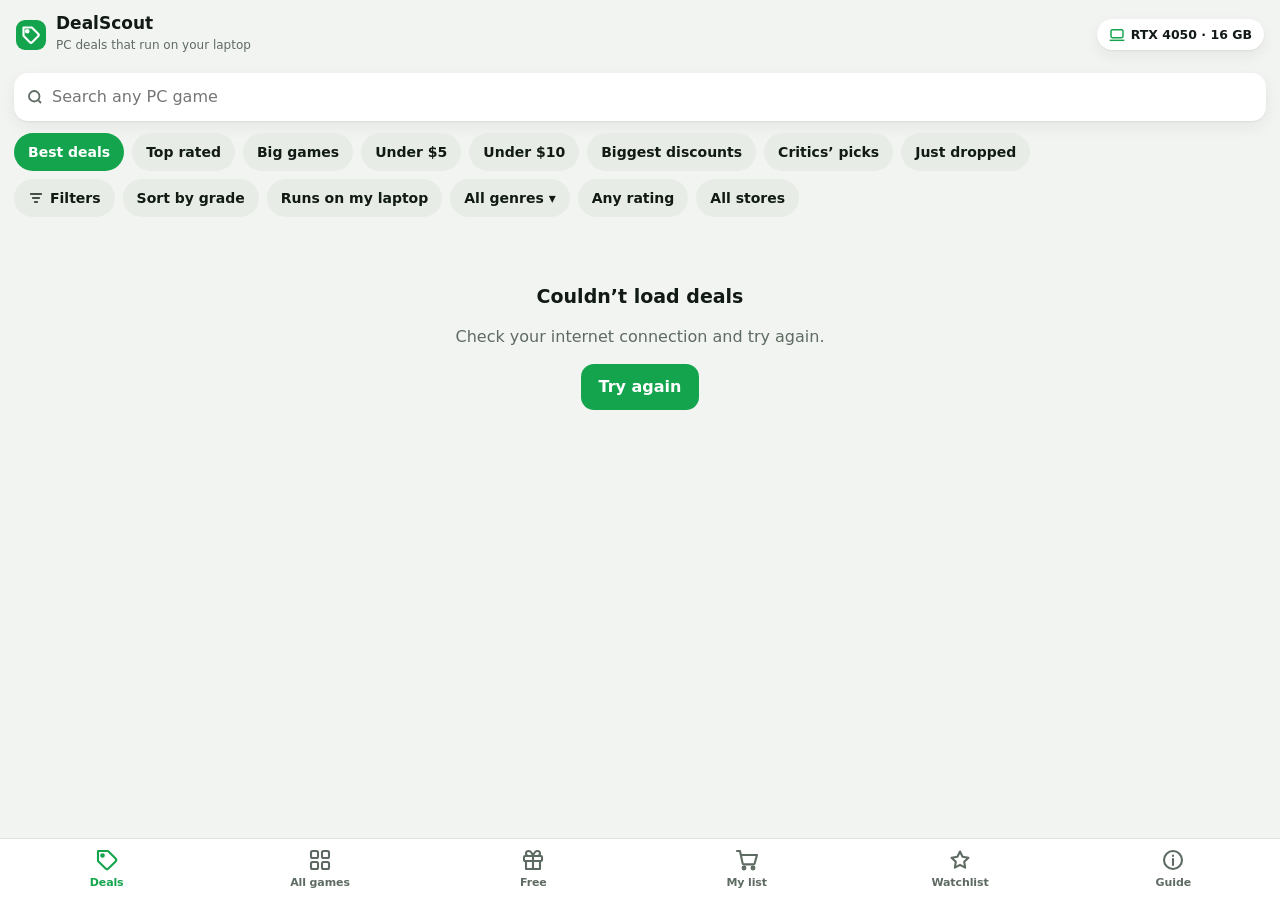
<file: dealscout/index.html>
<!DOCTYPE html>
<html lang="en">
<head>
<meta charset="utf-8">
<meta name="viewport" content="width=device-width, initial-scale=1, maximum-scale=1, user-scalable=no">
<title>DealScout</title>
<style>
:root{
  --sat:0px;--sab:0px;
  --bg:#F2F4F1;--card:#FFFFFF;--ink:#111A14;--mute:#5E6B62;--line:#DDE3DD;--soft:#E7ECE6;
  --acc:#14A44D;--onacc:#FFFFFF;--hot:#E5484D;--gold:#C98A00;--blue:#2D6BD9;
  --good:#14A44D;--goodbg:#DFF5E6;--warn:#B76E00;--warnbg:#FFF0D6;--bad:#D12F35;--badbg:#FDE3E3;--unk:#6B7280;--unkbg:#ECEEF0;
  --shadow:0 1px 2px rgba(10,30,15,.06),0 6px 16px rgba(10,30,15,.06);
}
@media (prefers-color-scheme:dark){:root{
  --bg:#0C110E;--card:#161D18;--ink:#E8F0EA;--mute:#93A398;--line:#253028;--soft:#1E2720;
  --acc:#7BE495;--onacc:#06220F;--hot:#FF6B6E;--gold:#F2C14E;--blue:#8CB8FF;
  --good:#7BE495;--goodbg:#173322;--warn:#F2C14E;--warnbg:#3A2E12;--bad:#FF7A7D;--badbg:#3D1A1C;--unk:#A3ACB5;--unkbg:#232A30;
  --shadow:0 1px 2px rgba(0,0,0,.45);
}}
*{box-sizing:border-box;-webkit-tap-highlight-color:transparent;min-width:0}
html,body{margin:0;height:100%;background:var(--bg);color:var(--ink);font:16px/1.4 system-ui,-apple-system,"Segoe UI",Roboto,sans-serif;overscroll-behavior:none}
button,input,select{font:inherit;color:inherit}
button{border:0;background:none;cursor:pointer;padding:0}
img{display:block}
#app{display:flex;flex-direction:column;height:100%;padding-top:var(--sat)}
main{flex:1;overflow-y:auto;padding:0 14px calc(90px + var(--sab))}
.view{display:none}.view.on{display:block}
.top{display:flex;align-items:center;gap:10px;padding:14px 2px 6px}
.logo{width:30px;height:30px;border-radius:9px;background:var(--acc);display:grid;place-items:center;color:var(--onacc)}
.logo svg{width:20px;height:20px}
.brand{flex:1}.brand b{display:block;font-size:17px;font-weight:850;line-height:1.1}.brand span{font-size:12px;color:var(--mute)}
.rig{display:flex;align-items:center;gap:6px;background:var(--card);box-shadow:var(--shadow);border-radius:999px;padding:7px 12px;font-size:12.5px;font-weight:750;white-space:nowrap}
.rig svg{width:16px;height:16px;color:var(--acc)}
h1{font-size:28px;line-height:1.1;margin:10px 2px 2px;letter-spacing:-.5px;font-weight:850}
.sub{color:var(--mute);font-size:14px;margin:0 2px}
.search{display:flex;align-items:center;gap:8px;background:var(--card);border-radius:14px;padding:0 12px;margin:12px 0 4px;box-shadow:var(--shadow)}
.search input{flex:1;border:0;background:none;padding:13px 0;outline:none;font-size:16px}
.search svg{width:18px;height:18px;color:var(--mute);flex:none}
.search button{color:var(--mute);width:32px;height:32px;display:grid;place-items:center}
.chips{display:flex;gap:8px;overflow-x:auto;padding:8px 0;scrollbar-width:none}
.chips::-webkit-scrollbar{display:none}
.chip{flex:none;padding:8px 14px;border-radius:999px;background:var(--soft);font-weight:700;font-size:14px;min-height:38px;white-space:nowrap}
.chip.on{background:var(--acc);color:var(--onacc)}
.chip.icon{display:flex;align-items:center;gap:6px}.chip.icon svg{width:16px;height:16px}
.chip .n{background:var(--acc);color:var(--onacc);border-radius:9px;font-size:11px;padding:1px 6px;margin-left:2px}
.statline{display:flex;justify-content:space-between;align-items:center;font-size:13px;color:var(--mute);margin:4px 2px 8px}
.list{display:flex;flex-direction:column;gap:10px}
.deal{display:flex;gap:12px;background:var(--card);border-radius:16px;padding:10px;box-shadow:var(--shadow);text-align:left;width:100%;position:relative}
.deal .img{flex:none;width:118px;height:55px;border-radius:9px;overflow:hidden;background:var(--soft)}
.deal .img img{width:100%;height:100%;object-fit:cover}
.deal .mid{flex:1;display:flex;flex-direction:column;gap:4px}
.deal .t{font-weight:750;font-size:15px;line-height:1.2;display:-webkit-box;-webkit-line-clamp:2;-webkit-box-orient:vertical;overflow:hidden}
.deal .meta{display:flex;flex-wrap:wrap;gap:5px;align-items:center}
.deal .right{flex:none;display:flex;flex-direction:column;align-items:flex-end;gap:3px}
.price{font-weight:850;font-size:18px;font-variant-numeric:tabular-nums;white-space:nowrap}
.price.free{color:var(--acc)}
.was{font-size:12px;color:var(--mute);text-decoration:line-through;white-space:nowrap}
.off{background:var(--hot);color:#fff;font-weight:850;font-size:12px;border-radius:7px;padding:2px 6px;white-space:nowrap}
.tag{font-size:11.5px;font-weight:750;border-radius:7px;padding:2px 7px;white-space:nowrap;display:inline-flex;align-items:center;gap:4px}
.tag img{width:14px;height:14px;border-radius:3px}
.tag.store{background:var(--soft);color:var(--ink)}
.tag.rate{background:var(--soft)}
.tag.g{background:var(--goodbg);color:var(--good)}.tag.w{background:var(--warnbg);color:var(--warn)}.tag.b{background:var(--badbg);color:var(--bad)}.tag.u{background:var(--unkbg);color:var(--unk)}
.r-hi{color:var(--good)}.r-mid{color:var(--warn)}.r-lo{color:var(--bad)}
.more{display:flex;justify-content:center;padding:16px}
.btn{display:inline-flex;align-items:center;justify-content:center;gap:8px;min-height:46px;padding:0 18px;border-radius:13px;font-weight:800;background:var(--acc);color:var(--onacc)}
.btn.ghost{background:var(--soft);color:var(--ink)}
.btn.block{width:100%}
.btn.sm{min-height:38px;padding:0 14px;font-size:14px;border-radius:11px}
.empty{text-align:center;padding:40px 16px;color:var(--mute)}
.empty h3{color:var(--ink);margin:6px 0;font-size:19px}
.spin{width:30px;height:30px;border-radius:50%;border:4px solid var(--soft);border-top-color:var(--acc);animation:sp .8s linear infinite;margin:24px auto}
@keyframes sp{to{transform:rotate(360deg)}}
.skel{height:76px;border-radius:16px;background:linear-gradient(90deg,var(--card),var(--soft),var(--card));background-size:200% 100%;animation:sk 1.2s infinite}
@keyframes sk{to{background-position:-200% 0}}
/* free tab */
.fcard{background:var(--card);border-radius:18px;overflow:hidden;box-shadow:var(--shadow);margin-top:12px}
.fcard .hero{aspect-ratio:16/8.5;background:var(--soft);position:relative}
.fcard .hero img{width:100%;height:100%;object-fit:cover}
.fcard .hero img[alt='']{color:transparent}
.fcard .hero .badge{position:absolute;left:10px;top:10px;background:var(--acc);color:var(--onacc);font-weight:850;font-size:13px;border-radius:8px;padding:4px 9px}
.fcard .hero .badge.soon{background:#1E2720;color:#E8F0EA}
.fcard .body{padding:12px 14px 14px;display:flex;align-items:center;gap:10px}
.fcard .body .t{flex:1}.fcard .body b{display:block;font-size:17px}.fcard .body span{font-size:13px;color:var(--mute)}
.sec{display:flex;justify-content:space-between;align-items:baseline;margin:22px 2px 6px}
.sec h2{font-size:17px;margin:0}
.sec span{font-size:13px;color:var(--mute)}
/* guide */
.gcard{background:var(--card);border-radius:18px;box-shadow:var(--shadow);padding:14px 16px;margin-top:12px}
.gcard h3{margin:0 0 8px;font-size:17px;display:flex;align-items:center;gap:8px}
.gcard h3 i{width:26px;height:26px;border-radius:8px;display:grid;place-items:center;font-style:normal;font-size:14px;background:var(--goodbg);color:var(--good);font-weight:850}
.when{display:grid;grid-template-columns:auto 1fr;gap:8px 12px;font-size:14.5px}
.when b{white-space:nowrap}
.site{display:flex;align-items:center;gap:12px;padding:11px 0;border-top:1px solid var(--line);text-align:left;width:100%}
.site:first-of-type{border-top:0}
.site .ic{width:38px;height:38px;border-radius:10px;background:var(--soft);display:grid;place-items:center;font-weight:850;font-size:14px;flex:none}
.site .tx{flex:1}.site .tx b{display:block;font-size:15px}.site .tx span{font-size:13px;color:var(--mute)}
.site svg{width:18px;height:18px;color:var(--mute);flex:none}
.cal{display:flex;gap:12px;padding:10px 0;border-top:1px solid var(--line);align-items:center}
.cal:first-of-type{border-top:0}
.cal .d{flex:none;width:58px;text-align:center;background:var(--soft);border-radius:10px;padding:6px 0;font-weight:850;font-size:13px;line-height:1.15}
.cal .d small{display:block;font-weight:700;color:var(--mute);font-size:11px}
.cal .x{flex:1;font-size:14px}.cal .x b{display:block}
.cal.live .d{background:var(--acc);color:var(--onacc)}.cal.live .d small{color:var(--onacc)}
/* nav */
nav.tabs{position:fixed;left:0;right:0;bottom:0;background:var(--card);border-top:1px solid var(--line);display:grid;grid-template-columns:repeat(6,1fr);padding-bottom:var(--sab);z-index:6}
nav.tabs button{display:flex;flex-direction:column;align-items:center;gap:3px;padding:9px 0 10px;font-size:11px;letter-spacing:-.01em;white-space:nowrap;font-weight:700;color:var(--mute);position:relative}
nav.tabs button svg{width:24px;height:24px}
nav.tabs button.on{color:var(--acc)}
nav.tabs .dot{position:absolute;top:5px;left:calc(50% + 8px);background:var(--hot);color:#fff;font-size:10px;min-width:16px;height:16px;border-radius:8px;display:grid;place-items:center;padding:0 4px}
/* sheet */
.scrim{position:fixed;inset:0;background:rgba(0,0,0,.45);opacity:0;pointer-events:none;transition:opacity .2s;z-index:20}
.scrim.on{opacity:1;pointer-events:auto}
.sheet{position:fixed;left:0;right:0;bottom:0;background:var(--card);border-radius:24px 24px 0 0;z-index:21;transform:translateY(105%);transition:transform .25s cubic-bezier(.2,.8,.2,1);max-height:94%;overflow-y:auto;padding-bottom:calc(18px + var(--sab))}
.sheet.on{transform:none}
.grab{width:40px;height:4px;border-radius:2px;background:var(--line);margin:10px auto}
.sheet .pad{padding:0 18px}
.sheet h2{margin:4px 0 4px;font-size:22px;line-height:1.15}
.dhero{width:100%;aspect-ratio:460/215;object-fit:cover;background:var(--soft)}
.verdict{border-radius:14px;padding:12px 14px;margin-top:12px}
.verdict b{display:flex;align-items:center;gap:8px;font-size:16px}
.verdict.g{background:var(--goodbg);color:var(--good)}.verdict.w{background:var(--warnbg);color:var(--warn)}.verdict.b{background:var(--badbg);color:var(--bad)}.verdict.u{background:var(--unkbg);color:var(--unk)}
.verdict p{margin:4px 0 0;font-size:13.5px;color:var(--ink);opacity:.85}
.reqs{display:grid;grid-template-columns:auto 1fr;gap:4px 10px;font-size:13px;margin-top:8px;color:var(--ink)}
.reqs dt{font-weight:750;color:var(--mute)}.reqs dd{margin:0}
.ptable{margin-top:8px}
.prow{display:flex;align-items:center;gap:10px;padding:10px 0;border-top:1px solid var(--line)}
.prow:first-child{border-top:0}
.prow img{width:22px;height:22px;border-radius:5px;flex:none}
.prow .s{flex:1;font-weight:700;font-size:14.5px}.prow .s small{display:block;font-weight:500;color:var(--mute);font-size:12px}
.prow .pp{text-align:right;font-variant-numeric:tabular-nums}.prow .pp b{display:block;font-size:16px}.prow .pp small{font-size:12px;color:var(--mute)}
.prow.best{background:var(--goodbg);margin:0 -10px;padding:10px;border-radius:12px;border-top:0}
.prow.off{opacity:.45}
.facts{display:grid;grid-template-columns:repeat(3,1fr);gap:8px;margin-top:12px}
.facts div{background:var(--soft);border-radius:12px;padding:9px 10px}
.facts b{display:block;font-size:16px;font-variant-numeric:tabular-nums}
.facts span{font-size:11.5px;color:var(--mute)}
.desc{font-size:14px;color:var(--mute);margin-top:12px;line-height:1.5}
.row2{display:flex;gap:10px;margin-top:14px}.row2 .btn{flex:1}
label.f{display:block;font-size:13px;font-weight:750;color:var(--mute);margin:14px 0 6px}
.inp{width:100%;min-height:46px;border-radius:12px;border:1.5px solid var(--line);background:var(--bg);padding:10px 12px;font-size:16px;outline:none}
.inp:focus{border-color:var(--acc)}
.li{display:flex;align-items:center;gap:12px;padding:12px 0;border-top:1px solid var(--line);min-height:56px}
.li:first-child{border-top:0}
.li .t{flex:1}.li .t small{display:block;color:var(--mute);font-size:12.5px}
.sw{width:50px;height:30px;border-radius:15px;background:var(--line);position:relative;flex:none;transition:background .2s}
.sw::after{content:"";position:absolute;top:3px;left:3px;width:24px;height:24px;border-radius:12px;background:#fff;transition:transform .2s;box-shadow:0 1px 3px rgba(0,0,0,.25)}
.sw.on{background:var(--acc)}.sw.on::after{transform:translateX(20px)}
.seg{display:grid;grid-auto-flow:column;grid-auto-columns:1fr;background:var(--soft);border-radius:12px;padding:3px;gap:3px}
.seg button{min-height:40px;border-radius:10px;font-weight:700;font-size:14px}
.seg button.on{background:var(--card);color:var(--acc);box-shadow:var(--shadow)}
.storegrid{display:grid;grid-template-columns:1fr 1fr;gap:8px}
.storegrid button{display:flex;align-items:center;gap:8px;padding:10px;border-radius:12px;background:var(--soft);font-size:13.5px;font-weight:700;text-align:left;opacity:.5}
.storegrid button.on{opacity:1;outline:2px solid var(--acc)}
.storegrid img{width:20px;height:20px;border-radius:5px}
.toast{position:fixed;left:50%;bottom:calc(84px + var(--sab));transform:translate(-50%,16px);background:var(--ink);color:var(--bg);padding:11px 16px;border-radius:12px;font-weight:700;font-size:14px;opacity:0;transition:.2s;z-index:50;pointer-events:none;max-width:92%;text-align:center}
.toast.on{opacity:1;transform:translate(-50%,0)}
.wrow{display:flex;gap:12px;align-items:center;background:var(--card);border-radius:16px;padding:10px;box-shadow:var(--shadow);width:100%;text-align:left}
.wrow .img{flex:none;width:92px;height:43px;border-radius:8px;overflow:hidden;background:var(--soft)}
.wrow .img img{width:100%;height:100%;object-fit:cover}
.wrow .mid{flex:1}.wrow .mid b{display:block;font-size:15px;line-height:1.2}.wrow .mid span{font-size:12.5px;color:var(--mute)}
.hit{outline:2.5px solid var(--acc)}
.note{font-size:12.5px;color:var(--mute);margin:10px 2px 0;line-height:1.45}
@media (prefers-reduced-motion:reduce){*{transition:none!important;animation:none!important}}
.tag.own{background:#E0EAFF;color:#2D55B5}
@media (prefers-color-scheme:dark){.tag.own{background:#1B2A4A;color:#9DBBFF}}
.ownbar{display:inline-block;margin:6px 0 2px;padding:5px 10px;border-radius:999px;background:#E0EAFF;color:#2D55B5;font-weight:800;font-size:13px}
@media (prefers-color-scheme:dark){.ownbar{background:#1B2A4A;color:#9DBBFF}}
.chips.wrap{flex-wrap:wrap;overflow:visible}
.seg.sm{max-width:220px;margin:0 0 8px auto}.seg.sm button{min-height:32px;font-size:13px}
.phbox{position:relative;background:var(--card);border-radius:14px;padding:10px 10px 4px;box-shadow:var(--shadow);min-height:60px}
.phsvg{width:100%;height:180px;display:block;touch-action:pan-y}
.phsvg text{font-size:11px;fill:var(--mute);font-weight:600}
.phsvg .gl{stroke:var(--line);stroke-width:1}
.phsvg .reg{stroke:var(--mute);stroke-width:1.2;stroke-dasharray:4 4;opacity:.7}
.phsvg .ln{fill:none;stroke:var(--acc);stroke-width:2.4;stroke-linejoin:round;vector-effect:non-scaling-stroke}
.phsvg .ar{fill:var(--acc);opacity:.12}
.phsvg .lo{fill:var(--gold);stroke:var(--card);stroke-width:2}
.phsvg .nw{fill:var(--acc);stroke:var(--card);stroke-width:2}
.phsvg .cur{stroke:var(--ink);stroke-width:1;opacity:.5}
.phtip{display:none;position:absolute;top:44px;width:120px;background:var(--ink);color:var(--bg);font-size:12.5px;padding:6px 8px;border-radius:9px;pointer-events:none;line-height:1.3}
.phleg{display:flex;flex-wrap:wrap;gap:6px 14px;font-size:12.5px;color:var(--mute);font-weight:600;margin-top:4px}
.phleg .k{display:inline-block;width:14px;height:3px;border-radius:2px;vertical-align:middle;margin-right:5px;background:var(--acc)}
.phleg .k.reg{background:none;border-top:2px dashed var(--mute);height:0}.phleg .k.lo{width:9px;height:9px;border-radius:50%;background:var(--gold)}
.phempty{padding:6px 4px}.phempty b{font-size:15px}.phempty p{margin:4px 0;font-size:13.5px;color:var(--mute)}
.dheroW{position:relative;background:var(--soft)}
.dheroW.small .dhero{object-fit:contain;aspect-ratio:460/215}
.hcount{position:absolute;right:10px;bottom:10px;background:rgba(0,0,0,.62);color:#fff;font-size:12px;font-weight:700;padding:4px 9px;border-radius:999px}
.dtitle{margin:14px 0 2px;font-size:22px;line-height:1.2}
.gchips{display:flex;flex-wrap:wrap;gap:6px;margin-top:8px}
.gchips span{background:var(--soft);border-radius:999px;padding:4px 10px;font-size:12.5px;font-weight:700}
.gchips.feat{margin-top:10px}.gchips.feat span{background:transparent;border:1.5px solid var(--line);font-weight:600;color:var(--mute)}
.dlcbar{margin-top:10px;background:var(--warnbg);color:var(--ink);border-radius:12px;padding:10px 12px;font-size:13.5px;display:flex;flex-wrap:wrap;align-items:center;gap:8px}
.dlcbar .btn{margin-left:auto}
.exp{display:flex;align-items:center;gap:10px;margin-top:10px;background:var(--card);border-radius:10px;padding:8px 10px;color:var(--ink)}
.exp span{flex:none;font-size:11.5px;font-weight:800;text-transform:uppercase;letter-spacing:.04em;color:var(--mute)}.exp b{font-size:14px!important}
.gal{display:flex;gap:8px;overflow-x:auto;scroll-snap-type:x mandatory;padding:2px 2px 6px;scrollbar-width:none;margin:0 -2px}
.gal::-webkit-scrollbar{display:none}
.gi{flex:none;width:168px;aspect-ratio:16/9;border-radius:10px;overflow:hidden;background:var(--soft);scroll-snap-align:start;position:relative;padding:0}
.gi img{width:100%;height:100%;object-fit:cover;display:block}
.gi.vid::after{content:"▶";position:absolute;inset:0;display:grid;place-items:center;color:#fff;font-size:26px;background:rgba(0,0,0,.28);text-shadow:0 2px 8px rgba(0,0,0,.5)}
.gi.sk{animation:pulse 1.2s ease-in-out infinite}
@keyframes pulse{50%{opacity:.5}}
.rqs{display:flex;flex-direction:column;gap:8px}
.rq{background:var(--soft);border-radius:12px;padding:9px 11px}
.rqh{font-size:12px;font-weight:800;text-transform:uppercase;letter-spacing:.04em;color:var(--mute);margin-bottom:4px}
.rqr{display:grid;grid-template-columns:36px 1fr 20px;gap:6px;align-items:start;font-size:13.5px;padding:2px 0}
.rqr .lab{font-weight:800;color:var(--mute);font-size:12px;padding-top:1px}
.rqr.you{border-top:1px dashed var(--line);margin-top:3px;padding-top:5px}.rqr.you .val{font-weight:700;color:var(--acc)}
.st{font-style:normal;font-weight:900;text-align:center;border-radius:6px;font-size:12px;line-height:18px}
.st.ok{background:var(--goodbg);color:var(--good)}.st.warn{background:var(--warnbg);color:var(--warn)}.st.bad{background:var(--badbg);color:var(--bad)}
.rqraw{margin:2px 0;font-size:13px;line-height:1.45}
.about{font-size:14.5px;line-height:1.55;max-height:190px;overflow:hidden;position:relative}
.about:not(.open)::after{content:"";position:absolute;left:0;right:0;bottom:0;height:60px;background:linear-gradient(transparent,var(--card))}
.about.open{max-height:none}.about p{margin:0 0 10px}.about .lead{font-weight:600}
button.more{color:var(--acc);font-weight:800;font-size:14px;padding:6px 0}
.info{display:grid;grid-template-columns:1fr 1fr;gap:8px}
.info div{background:var(--soft);border-radius:12px;padding:8px 10px}.info span{display:block;font-size:11.5px;color:var(--mute);font-weight:700}.info b{font-size:14px}
#lb{position:fixed;inset:0;background:#000;z-index:80;display:flex;flex-direction:column;opacity:0;visibility:hidden;transition:opacity .2s,visibility .2s}
#lb.on{opacity:1;visibility:visible}
.lbtop{display:flex;justify-content:space-between;align-items:center;padding:calc(10px + var(--sat)) 14px 10px;color:#fff;font-weight:700}
.lbtop button{color:#fff;font-size:22px;width:44px;height:44px}
.lbs{flex:1;display:flex;overflow-x:auto;scroll-snap-type:x mandatory;scrollbar-width:none}
.lbs::-webkit-scrollbar{display:none}
.lbslide{flex:none;width:100%;height:100%;scroll-snap-align:center;display:grid;place-items:center;position:relative}
.lbslide img,.lbslide video{max-width:100%;max-height:100%;object-fit:contain}
.lbslide video{width:100%}
.lbfail{display:none;position:absolute;inset:auto 0 18% 0;flex-direction:column;align-items:center;color:#fff;gap:6px}
.lsum{background:linear-gradient(135deg,var(--acc),#0E7A39);color:#fff;border-radius:18px;padding:16px;margin-top:12px}
@media (prefers-color-scheme:dark){.lsum{background:linear-gradient(135deg,#1D5C35,#123D24)}}
.lsum .big{font-size:32px;font-weight:900;line-height:1.1}
.lsum .row{display:flex;gap:16px;margin-top:8px;font-size:13px;opacity:.92}.lsum .row b{display:block;font-size:16px}
.lbar{height:8px;border-radius:4px;background:rgba(255,255,255,.25);margin-top:12px;overflow:hidden}.lbar i{display:block;height:100%;background:#fff;border-radius:4px}
.lbar.over i{background:#FFB4B4}
.lsum .bud{display:flex;justify-content:space-between;font-size:12.5px;margin-top:5px;font-weight:700}
.lsum button{color:#fff;text-decoration:underline;font-weight:700;font-size:13px;padding:0}
.lrow{display:flex;align-items:stretch;background:var(--card);border-radius:16px;box-shadow:var(--shadow);overflow:hidden}
.lrow .lo{flex:1;display:flex;gap:11px;align-items:center;padding:10px;text-align:left;min-width:0}
.lrow .img{flex:none;width:96px;height:45px;border-radius:8px;overflow:hidden;background:var(--soft)}.lrow .img img{width:100%;height:100%;object-fit:cover}
.lrow .mid{flex:1;min-width:0}.lrow .t{font-weight:800;font-size:14.5px;line-height:1.2;overflow:hidden;text-overflow:ellipsis;white-space:nowrap}
.lrow .meta{display:flex;flex-wrap:wrap;gap:4px;margin-top:4px}
.lrow .right{display:flex;flex-direction:column;align-items:flex-end;justify-content:center;padding-right:4px}
.lrow .x{flex:none;width:40px;color:var(--mute);font-size:16px;border-left:1px solid var(--line)}
.tag.low{background:var(--goodbg);color:var(--good)}
.grade{display:inline-grid;place-items:center;min-width:26px;height:20px;padding:0 4px;border-radius:6px;font-size:11.5px;font-weight:900;margin-bottom:3px;letter-spacing:-.02em}
.grade.ga,.gradebar.ga b{background:var(--goodbg);color:var(--good)}.grade.gb,.gradebar.gb b{background:rgba(70,140,255,.14);color:var(--blue)}
.grade.gc,.gradebar.gc b{background:var(--warnbg);color:var(--warn)}.grade.gd,.gradebar.gd b{background:var(--badbg);color:var(--bad)}
.grade small{display:block;font-size:9px;font-weight:700;opacity:.75;line-height:1;margin-top:1px}.grade:has(small){height:auto;padding:3px 5px;flex-direction:column}
.gparts{display:grid;gap:7px;margin:8px 0 2px;padding:10px 12px;border-radius:12px;background:var(--soft)}.gparts>div{display:grid;grid-template-columns:110px 1fr 28px;align-items:center;gap:8px;font-size:12.5px}
.gparts span{color:var(--ink);font-weight:700}.gparts i{font-style:normal;color:var(--mute);font-weight:600;font-size:11px}.gparts b{text-align:right}
.deal .mid{min-width:0}.deal .meta .tag{max-width:100%;overflow:hidden;text-overflow:ellipsis;white-space:nowrap}.deal .meta .tag.rate{display:inline-block}.deal .meta .tag b{flex-shrink:0}
.gsrc{margin:2px 0 0;font-size:11.5px;color:var(--mute)}
.gbar{height:7px;border-radius:4px;background:var(--line);overflow:hidden}.gbar em{display:block;height:100%;border-radius:4px;background:var(--acc)}
.tag.fy{background:#FFE3EC;color:#C2185B}
.row2.taste{margin-top:10px}
.sims{display:flex;gap:10px;overflow-x:auto;padding:2px 2px 8px;scrollbar-width:none}.sims::-webkit-scrollbar{display:none}
.sim{flex:0 0 150px;text-align:left;background:var(--card);border:1px solid var(--line);border-radius:12px;overflow:hidden;display:flex;flex-direction:column}
.sim img{width:100%;height:70px;object-fit:cover;background:var(--soft)}.sim b{font-size:12.5px;line-height:1.25;padding:6px 8px 2px;display:-webkit-box;-webkit-line-clamp:2;-webkit-box-orient:vertical;overflow:hidden;min-height:38px}
.sim span{display:flex;align-items:center;gap:6px;padding:0 8px 8px;font-weight:800;font-size:13px}.sim .grade{font-style:normal;margin:0}
.gradebar{display:flex;gap:12px;align-items:center;margin-top:10px;padding:10px 12px;border-radius:12px;background:var(--soft)}
.gradebar b{display:grid;place-items:center;width:44px;height:44px;border-radius:10px;font-size:20px;font-weight:900;flex-shrink:0}
.gradebar strong{display:block;font-size:14px}.gradebar span{display:block;font-size:12.5px;color:var(--mute);margin-top:1px}
.tog{display:flex;gap:10px;align-items:flex-start;margin:14px 0 4px;font-size:13px;color:var(--mute)}.tog input{width:20px;height:20px;margin-top:1px;accent-color:var(--acc);flex-shrink:0}.tog b{display:block;color:var(--ink);font-size:14px;margin-bottom:2px}
.lowa{display:block;font-size:11.5px;color:var(--good);font-weight:700;margin-top:2px}
.tag.ending{background:var(--badbg);color:var(--bad)}
.bcard{background:var(--card);border:1px solid var(--line);border-radius:14px;padding:12px;margin:10px 0;box-shadow:var(--shadow)}
.bcard .bh{display:flex;gap:10px;align-items:flex-start;justify-content:space-between}.bcard .bh b{display:block;font-size:15px}.bcard .bh span{display:block;font-size:12.5px;color:var(--mute);margin-top:2px}.bcard em{color:var(--bad);font-style:normal;font-weight:700}
.bmine{font-size:12.5px;color:var(--mute);margin:8px 0 6px}.bmine b{color:var(--ink)}
.btier{display:flex;gap:10px;align-items:center;padding:7px 0;border-top:1px solid var(--line)}.btier .bp{font-weight:850;font-size:15px;min-width:62px}.btier b{display:block;font-size:13.5px}.btier span{display:block;font-size:12px;color:var(--mute)}
.bcard details{margin-top:6px;font-size:12.5px;color:var(--mute)}.bcard summary{font-weight:700;color:var(--ink);cursor:pointer}
.ends{display:flex;gap:8px;overflow-x:auto;padding:2px 2px 10px;scrollbar-width:none}.ends::-webkit-scrollbar{display:none}
.endc{flex:0 0 148px;text-align:left;background:var(--card);border:1px solid var(--line);border-radius:12px;padding:10px;display:flex;flex-direction:column;gap:3px;box-shadow:var(--shadow)}
.endc b{font-size:13px;line-height:1.25;display:-webkit-box;-webkit-line-clamp:2;-webkit-box-orient:vertical;overflow:hidden;min-height:32px}.endc .ep{font-weight:850;font-size:15px}.endc .ep i{font-style:normal;color:var(--good);font-size:12px;margin-left:4px}
.endc .es{font-size:11.5px;color:var(--mute)}.endc .et{font-size:11.5px;font-weight:800;color:var(--bad)}

.gpc{display:flex;gap:11px;align-items:flex-start;background:var(--card);border-radius:16px;padding:10px;box-shadow:var(--shadow)}
.gpc .img{flex:none;width:104px;aspect-ratio:16/9;border-radius:9px;overflow:hidden;background:var(--soft)}.gpc .img img{width:100%;height:100%;object-fit:cover}
.gpc .mid{flex:1;min-width:0}.gpc .mid>b{display:block;font-size:14.5px;line-height:1.25}
.gpc .meta{display:flex;flex-wrap:wrap;gap:4px;margin-top:4px}
.gpw{display:block;font-size:12.5px;color:var(--mute);margin-top:4px}
.gpc details{margin-top:4px;font-size:12.5px}.gpc summary{color:var(--acc);font-weight:700;cursor:pointer}.gpc details p{margin:4px 0 0;color:var(--mute);line-height:1.45}
.gpc .btn{flex:none;align-self:center}
.itx{flex:none;width:22px;height:22px;border-radius:6px;background:var(--soft);display:grid;place-items:center;font-weight:900;font-size:12px;color:var(--mute)}
.right .was.avg{text-decoration:none}
.right .off.none{background:var(--soft);color:var(--mute)}
.avgline{margin-top:8px;font-size:14px;background:var(--goodbg);color:var(--ink);border-radius:12px;padding:9px 12px}.avgline b{color:var(--good)}
</style>
</head>
<body>
<div id="app">
<main id="main">
  <div class="top">
    <div class="logo"><svg viewBox="0 0 24 24" fill="none" stroke="currentColor" stroke-width="2.6" stroke-linecap="round" stroke-linejoin="round"><path d="M20.6 13.4 13.4 20.6a2 2 0 0 1-2.8 0L3 13V3h10l7.6 7.6a2 2 0 0 1 0 2.8z"/><circle cx="7.5" cy="7.5" r="1.5" fill="currentColor"/></svg></div>
    <div class="brand"><b>DealScout</b><span>PC deals that run on your laptop</span></div>
    <button class="rig" id="rigbtn"><svg viewBox="0 0 24 24" fill="none" stroke="currentColor" stroke-width="2.2"><rect x="3" y="4" width="18" height="12" rx="2"/><path d="M1 20h22"/></svg><span id="rigtxt"></span></button>
  </div>

  <section class="view on" id="v-deals">
    <div class="search"><svg viewBox="0 0 24 24" fill="none" stroke="currentColor" stroke-width="2.4"><circle cx="11" cy="11" r="7"/><path d="m20 20-3.5-3.5"/></svg><input id="q" placeholder="Search any PC game" enterkeyhint="search" autocomplete="off"><button id="qx" style="display:none" aria-label="Clear">✕</button></div>
    <div class="chips" id="presets"></div>
    <div class="chips" id="fchips" style="padding-top:0"></div>
    <div id="endsoon"></div>
    <div class="statline"><span id="dstat"></span><span id="dupd"></span></div>
    <div class="list" id="dlist"></div>
    <div class="more" id="dmore"></div>
  </section>

  <section class="view" id="v-all">
    <h1>All games</h1>
    <p class="sub">Every PC game sold at your stores, on sale or not, with its grade and whether it runs on your laptop.</p>
    <div class="chips" id="asorts"></div>
    <div class="chips" id="afilt"></div>
    <div class="statline"><span id="astat"></span></div>
    <div id="alist"></div>
    <div id="amore" class="more"></div>
  </section>
  <section class="view" id="v-free">
    <h1>Free games</h1>
    <p class="sub">Free to keep forever once you claim them. Epic gives away a new one every Thursday.</p>
    <div id="flist"></div>
  </section>

  <section class="view" id="v-list">
    <h1>My list</h1>
    <p class="sub">Games you plan to get. Prices update every time you open this.</p>
    <div id="llist"></div>
  </section>

  <section class="view" id="v-watch">
    <h1>Watchlist</h1>
    <p class="sub" id="wsub"></p>
    <div class="list" id="wlist" style="margin-top:12px"></div>
  </section>

  <section class="view" id="v-guide">
    <h1>Deal guide</h1>
    <p class="sub">When to check, where to check, and how to buy safely.</p>
    <div id="glist"></div>
  </section>
</main>
<nav class="tabs" id="tabs">
  <button data-v="deals" class="on"><svg viewBox="0 0 24 24" fill="none" stroke="currentColor" stroke-width="2.1" stroke-linecap="round" stroke-linejoin="round"><path d="M20.6 13.4 13.4 20.6a2 2 0 0 1-2.8 0L3 13V3h10l7.6 7.6a2 2 0 0 1 0 2.8z"/><circle cx="7.5" cy="7.5" r="1.3" fill="currentColor"/></svg>Deals</button>
  <button data-v="all"><svg viewBox="0 0 24 24" fill="none" stroke="currentColor" stroke-width="2.1" stroke-linecap="round" stroke-linejoin="round"><rect x="3" y="3" width="7" height="7" rx="1.5"/><rect x="14" y="3" width="7" height="7" rx="1.5"/><rect x="3" y="14" width="7" height="7" rx="1.5"/><rect x="14" y="14" width="7" height="7" rx="1.5"/></svg>All games</button>
  <button data-v="free"><svg viewBox="0 0 24 24" fill="none" stroke="currentColor" stroke-width="2.1" stroke-linecap="round" stroke-linejoin="round"><rect x="3" y="8" width="18" height="5" rx="1"/><path d="M12 8v13M5 13v8h14v-8M12 8S10.5 3 7.5 3a2.5 2.5 0 0 0 0 5M12 8s1.5-5 4.5-5a2.5 2.5 0 0 1 0 5"/></svg>Free<span class="dot" id="freedot" style="display:none"></span></button>
  <button data-v="list"><svg viewBox="0 0 24 24" fill="none" stroke="currentColor" stroke-width="2.1" stroke-linecap="round" stroke-linejoin="round"><circle cx="9" cy="20" r="1.4"/><circle cx="18" cy="20" r="1.4"/><path d="M2 3h3l2.6 12.2a1.5 1.5 0 0 0 1.5 1.2h9.1a1.5 1.5 0 0 0 1.5-1.1L22 7H6.2"/></svg>My list<span class="dot" id="listdot" style="display:none"></span></button>
  <button data-v="watch"><svg viewBox="0 0 24 24" fill="none" stroke="currentColor" stroke-width="2.1" stroke-linejoin="round"><path d="M12 3.5l2.6 5.3 5.9.9-4.3 4.1 1 5.8-5.2-2.8-5.2 2.8 1-5.8-4.3-4.1 5.9-.9z"/></svg>Watchlist<span class="dot" id="watchdot" style="display:none"></span></button>
  <button data-v="guide"><svg viewBox="0 0 24 24" fill="none" stroke="currentColor" stroke-width="2.1" stroke-linecap="round"><circle cx="12" cy="12" r="9"/><path d="M12 11v6M12 7.5v.5"/></svg>Guide</button>
</nav>
</div>
<div class="scrim" id="scrim"></div>
<div class="sheet" id="sheet"></div>
<div class="toast" id="toast"></div>
<script>
/* Shared update UI for the personal apps: update banner, "what's new", version info. */
(function () {
  var A = window.Android || null;
  var bootErr = false;
  window.addEventListener('error', function (e) { if (e && e.error !== undefined && !(e.target && e.target !== window)) bootErr = true; });
  var css = '.upd-bar{position:fixed;left:12px;right:12px;bottom:calc(86px + var(--sab,0px));z-index:60;background:#111A2E;color:#fff;border-radius:16px;padding:14px;box-shadow:0 10px 30px rgba(0,0,0,.35);display:flex;flex-direction:column;gap:10px;font:15px/1.4 system-ui,sans-serif;transform:translateY(120%);opacity:0;visibility:hidden;pointer-events:none;transition:transform .3s cubic-bezier(.2,.8,.2,1),opacity .2s,visibility .3s}' +
    '.upd-bar.on{transform:none;opacity:1;visibility:visible;pointer-events:auto}.upd-bar b{font-size:16px}.upd-bar p{margin:0;opacity:.85;font-size:13.5px}' +
    '.upd-row{display:flex;gap:8px}.upd-row button{flex:1;min-height:44px;border:0;border-radius:12px;font:inherit;font-weight:800;cursor:pointer}' +
    '.upd-go{background:#7BE495;color:#06220F}.upd-no{background:rgba(255,255,255,.12);color:#fff}' +
    '.upd-toast{position:fixed;left:50%;top:calc(14px + var(--sat,0px));transform:translate(-50%,-20px);background:#111A2E;color:#fff;padding:11px 16px;border-radius:12px;font:700 14px system-ui,sans-serif;opacity:0;transition:.2s;z-index:61;pointer-events:none;max-width:90%;text-align:center}.upd-toast.on{opacity:1;transform:translate(-50%,0)}';
  function boot() {
    var st = document.createElement('style'); st.textContent = css; document.head.appendChild(st);
    var bar = document.createElement('div'); bar.className = 'upd-bar'; document.body.appendChild(bar);
    var t = document.createElement('div'); t.className = 'upd-toast'; document.body.appendChild(t);
    var tt;
    function toast(msg) { t.textContent = msg; t.classList.add('on'); clearTimeout(tt); tt = setTimeout(function () { t.classList.remove('on'); }, 3200); }
    if (!window.__toast) window.__toast = toast;
    function show(html, buttons) {
      bar.innerHTML = html + '<div class="upd-row">' + buttons.map(function (b, i) { return '<button class="' + b[1] + '" data-i="' + i + '">' + b[0] + '</button>'; }).join('') + '</div>';
      bar.onclick = function (e) { var x = e.target.closest('button'); if (!x) return; var b = buttons[+x.dataset.i]; bar.classList.remove('on'); if (b[2]) b[2](); };
      requestAnimationFrame(function () { bar.classList.add('on'); });
    }
    function esc(s) { return String(s).replace(/[&<>"]/g, function (c) { return {'&':'&amp;','<':'&lt;','>':'&gt;','"':'&quot;'}[c]; }); }
    window.__apkReady = function (vn, notes) {
      show('<b>Update ready: version ' + esc(vn) + '</b>' + (notes ? '<p>' + esc(notes) + '</p>' : '') + '<p>Android will ask you to confirm the install. After the first time, updates install by themselves.</p>',
        [['Later', 'upd-no'], ['Install now', 'upd-go', function () { A && A.installUpdate(); }]]);
    };
    window.UPD = {
      info: function () { try { return A ? A.appInfo() : 'browser preview'; } catch (e) { return ''; } },
      check: function () { if (A && A.checkUpdates) { A.checkUpdates(); toast('Checking for updates…'); } else toast('Updates work in the Android app'); }
    };
    if (A && A.takeNotes) {
      var n = ''; try { n = A.takeNotes(); } catch (e) {}
      if (n) setTimeout(function () { show('<b>Updated</b><p>' + esc(n) + '</p>', [['Nice', 'upd-go']]); }, 800);
    }
    // Tell the app this build started fine. If the app's own code crashed while starting, stay quiet:
    // the native side then rolls a downloaded update back to the previous working version.
    setTimeout(function () { if (!bootErr) { try { A && A.ready && A.ready(); } catch (e) {} } }, 1500);
  }
  if (document.readyState === 'loading') document.addEventListener('DOMContentLoaded', boot); else boot();
})();

</script>
<script>
/* DealScout: live PC game deals (CheapShark + Epic + Steam), checked against the user's laptop */
{
const A = window.Android || null;
const $ = s => document.querySelector(s);
const esc = s => String(s == null ? '' : s).replace(/[&<>"']/g, c => ({'&':'&amp;','<':'&lt;','>':'&gt;','"':'&quot;',"'":'&#39;'}[c]));
const money = v => { const n = +v; return n === 0 ? 'Free' : '$' + n.toFixed(2); };
const CS = 'https://www.cheapshark.com/api/1.0/';
const MON = ['Jan','Feb','Mar','Apr','May','Jun','Jul','Aug','Sep','Oct','Nov','Dec'];
const fdate = d => { const x = new Date(d); return MON[x.getMonth()] + ' ' + x.getDate() + (x.getFullYear() !== new Date().getFullYear() ? ', ' + x.getFullYear() : ''); };

/* ---------- networking (native bridge on Android, fetch in a browser) ---------- */
let rid = 0; const pend = {};
window.__httpCb = (id, code, body) => { const p = pend[id]; if (!p) return; delete pend[id]; if (code >= 200 && code < 300) { try { p.res(JSON.parse(body)); } catch (e) { p.rej(new Error('Bad response')); } } else p.rej(new Error(code ? 'HTTP ' + code : (body || 'No connection'))); };
function get(url) {
  if (A && A.http) return new Promise((res, rej) => { const id = 'r' + (++rid); pend[id] = {res, rej}; A.http(id, url); setTimeout(() => { if (pend[id]) { delete pend[id]; rej(new Error('Timed out')); } }, 30000); });
  return fetch(url).then(r => { if (!r.ok) throw new Error('HTTP ' + r.status); return r.json(); });
}
function post(url, body) {
  const b = JSON.stringify(body);
  if (A && A.httpPost) return new Promise((res, rej) => { const id = 'r' + (++rid); pend[id] = {res, rej}; A.httpPost(id, url, b); setTimeout(() => { if (pend[id]) { delete pend[id]; rej(new Error('Timed out')); } }, 30000); });
  if (A) return Promise.reject(new Error('needs-update'));
  return fetch(url, {method:'POST', headers:{'Content-Type':'application/json'}, body:b}).then(r => { if (!r.ok) throw new Error('HTTP ' + r.status); return r.json(); });
}
const mem = {};
function lsGet(k) { try { return JSON.parse(localStorage.getItem(k)); } catch (e) { return null; } }
function lsSet(k, v) { try { localStorage.setItem(k, JSON.stringify(v)); } catch (e) { try { for (const key of Object.keys(localStorage)) if (key.startsWith('c:')) localStorage.removeItem(key); localStorage.setItem(k, JSON.stringify(v)); } catch (e2) {} } }
// Saved responses older than 3 days are never used again; clear them at startup so storage doesn't fill up.
try { const now = Date.now(); for (const k of Object.keys(localStorage)) if (k.startsWith('c:')) { const v = JSON.parse(localStorage.getItem(k)); if (!v || now - v.t > 3 * 864e5) localStorage.removeItem(k); } } catch (e) {}
async function cached(url, ttl, persist) {
  const now = Date.now(), m = mem[url];
  if (m && now - m.t < ttl) return m.d;
  if (persist) { const p = lsGet('c:' + url); if (p && now - p.t < ttl) { mem[url] = p; return p.d; } }
  const d = await get(url); mem[url] = {t:now, d}; if (persist) lsSet('c:' + url, {t:now, d}); return d;
}

/* ---------- state ---------- */
const KEY = 'dealscout.v1';
const GPUS = [
  ['RTX 4050 Laptop (6 GB)', 8.5, 6], ['RTX 3050 Laptop (4 GB)', 5.5, 4], ['RTX 3060 Laptop (6 GB)', 9, 6], ['RTX 4060 Laptop (8 GB)', 10.5, 8], ['RTX 4070 Laptop (8 GB)', 12.5, 8],
  ['RTX 5060 Laptop (8 GB)', 12, 8], ['GTX 1650 (4 GB)', 3.5, 4], ['GTX 1660 Ti (6 GB)', 5.8, 6], ['RTX 2060 (6 GB)', 7.2, 6], ['RTX 3060 (12 GB)', 8.7, 12],
  ['RTX 4060 (8 GB)', 10.5, 8], ['RTX 4070 (12 GB)', 17.5, 12], ['RX 6600 (8 GB)', 8.3, 8], ['RX 7600 (8 GB)', 10.5, 8], ['Integrated graphics only', 1.2, 1]
];
const CPUS = [
  ['Ryzen 7 7445HS', 7.0], ['Ryzen 5 7535HS', 6.0], ['Ryzen 7 7840HS', 9.5], ['Ryzen 7 8845HS', 9.8], ['Core i5-12450H', 6.3], ['Core i5-13420H', 7.0], ['Core i7-12650H', 8.0], ['Core i7-13620H', 8.8], ['Core i7-13700H', 9.5], ['Core i5-12400 (desktop)', 6.6], ['Ryzen 5 5600 (desktop)', 7.0], ['Older quad-core', 2.5]
];
function blank() { return {cpu:0, gpu:0, ram:16, disk:94, stores:null, preset:'best', minRate:0, hideNo:false, sortGrade:false, likes:[], nope:[], allSort:'grade', allSale:false, watch:[], daily:true, dailyT:'17:00', freeNote:true, seenFree:[], hideOwned:true, owned:{apps:[], at:''}, mine:[], steamUser:'', steamKey:'', steamId:'', itadKey:'', genres:[], ph:{}, list:[], budget:0, listSort:'added'}; }
let S = Object.assign(blank(), lsGet(KEY) || {});
function save() { TASTE = null;
  save0(); }
function save0() { lsSet(KEY, S); syncNative(); }
function syncNative() { if (!A) return; try { A.setReminderData(JSON.stringify({watch:S.watch.map(w => ({id:w.id, title:w.title, target:w.target, low:!!w.lowAlert})), free:S.freeNote})); } catch (e) {} }
function pushReminder() { if (!A) return; const [h, m] = S.dailyT.split(':').map(Number); try { A.setReminder(!!S.daily, h, m); } catch (e) {} }
const rig = () => ({gpu:GPUS[S.gpu][1], vram:GPUS[S.gpu][2], name:GPUS[S.gpu][0], ram:S.ram, disk:S.disk, cpu:CPUS[S.cpu || 0][1], cpuName:CPUS[S.cpu || 0][0]});

/* ---------- stores ---------- */
let STORES = {};
const DEFAULT_OFF = new Set(['35']); // lesser-known stores start switched off
async function loadStores() {
  try { const s = await cached(CS + 'stores', 864e5, true); s.forEach(x => STORES[x.storeID] = {name:x.storeName.replace('GreenManGaming', 'Green Man Gaming').replace('Humble Store', 'Humble').replace('Uplay', 'Ubisoft Store'), active:x.isActive === 1, icon:'https://www.cheapshark.com' + x.images.icon}); }
  catch (e) { [['1','Steam'],['3','Green Man Gaming'],['7','GOG'],['11','Humble'],['15','Fanatical'],['25','Epic Games Store']].forEach(([id, n]) => STORES[id] = {name:n, active:true, icon:''}); }
  if (!S.stores) { S.stores = Object.keys(STORES).filter(id => STORES[id].active && !DEFAULT_OFF.has(id)); save(); }
}
const storeOn = id => S.stores && S.stores.includes(String(id));
const storeTag = id => { const s = STORES[id] || {name:'Store ' + id}; return `<span class="tag store">${s.icon ? `<img src="${s.icon}" alt="" onerror="this.remove()">` : ''}${esc(s.name)}</span>`; };

/* ---------- will it run? (Steam requirements vs the laptop) ---------- */
const G = (re, s) => [new RegExp(re, 'i'), s];
const GPU_TABLE = [
  // NVIDIA RTX 50/40/30/20
  G('\\b(?:rtx\\s*)?5090', 48), G('\\b(?:rtx\\s*)?5080', 32), G('\\b(?:rtx\\s*)?5070[\\s-]*ti', 26), G('\\b(?:rtx\\s*)?5070(?![\\s-]*ti)', 22), G('\\b(?:rtx\\s*)?5060[\\s-]*ti', 15), G('\\b(?:rtx\\s*)?5060(?![\\s-]*ti)', 12.5), G('\\b(?:rtx\\s*)?5050', 9.5),
  G('\\b(?:rtx\\s*)?4090', 36), G('\\b(?:rtx\\s*)?4080', 28), G('\\b(?:rtx\\s*)?4070[\\s-]*ti', 22), G('\\b(?:rtx\\s*)?4070[\\s-]*super', 20), G('\\b(?:rtx\\s*)?4070(?!\\s*(ti|super))', 17.5), G('\\b(?:rtx\\s*)?4060[\\s-]*ti', 13.5), G('\\b(?:rtx\\s*)?4060(?![\\s-]*ti)', 10.5), G('\\b(?:rtx\\s*)?4050', 8.5),
  G('\\b(?:rtx\\s*)?3090', 19.5), G('\\b(?:rtx\\s*)?3080[\\s-]*ti', 19), G('\\b(?:rtx\\s*)?3080(?![\\s-]*ti)', 17.5), G('\\b(?:rtx\\s*)?3070[\\s-]*ti', 14.5), G('\\b(?:rtx\\s*)?3070(?![\\s-]*ti)', 13.5), G('\\b(?:rtx\\s*)?3060[\\s-]*ti', 11.5), G('\\b(?:rtx\\s*)?3060(?![\\s-]*ti)', 8.7), G('\\b(?:rtx\\s*)?3050', 6.2),
  G('\\b(?:rtx\\s*)?2080[\\s-]*ti', 13.5), G('\\b(?:rtx\\s*)?2080', 11.2), G('\\b(?:rtx\\s*)?2070[\\s-]*super', 10), G('\\b(?:rtx\\s*)?2070(?![\\s-]*super)', 9), G('\\b(?:rtx\\s*)?2060[\\s-]*super', 8.5), G('\\b(?:rtx\\s*)?2060(?![\\s-]*super)', 7.2),
  // GTX
  G('(gtx|geforce)\\s*1660\\s*(ti|super)', 5.8), G('(gtx|geforce)\\s*1660(?!\\s*(ti|super))', 5.0), G('(gtx|geforce)\\s*1650[\\s-]*super', 4.6), G('(gtx|geforce)\\s*1650(?![\\s-]*super)', 3.5), G('(gtx|geforce)\\s*1630', 2.2),
  G('(gtx|geforce)\\s*1080[\\s-]*ti', 9), G('(gtx|geforce)\\s*1080(?![\\s-]*ti)', 6.8), G('(gtx|geforce)\\s*1070[\\s-]*ti', 6.2), G('(gtx|geforce)\\s*1070(?![\\s-]*ti)', 5.5), G('(gtx|geforce)\\s*1060', 3.8), G('(gtx|geforce)\\s*1050[\\s-]*ti', 2.8), G('(gtx|geforce)\\s*1050(?![\\s-]*ti)', 2.3), G('(gt|geforce)\\s*1030', 1.0),
  G('(gtx|geforce)[\\s-]*titan', 5), G('(gtx|geforce)\\s*980[\\s-]*ti', 5.6), G('(gtx|geforce)\\s*980(?![\\s-]*ti)', 4.6), G('(gtx|geforce)\\s*970', 4.2), G('(gtx|geforce)\\s*960', 3.0), G('(gtx|geforce)\\s*950', 2.5),
  G('(gtx|geforce)\\s*780', 3.6), G('(gtx|geforce)\\s*770', 3.0), G('(gtx|geforce)\\s*760', 2.4), G('(gtx|geforce)\\s*750[\\s-]*ti', 2.0), G('(gtx|geforce)\\s*750(?![\\s-]*ti)', 1.7), G('(gtx|geforce)\\s*6[5-9]0', 2.0), G('(gtx|geforce)\\s*[45][6-9]0', 1.6), G('(gtx|geforce)\\s*[45][0-5]0', 1.0),
  G('(gt|geforce)\\s*7[1-4]0', 0.8), G('(gt|geforce)\\s*6[0-4]0', 0.7), G('(9800|8800)\\s*gt', 0.6), G('(gt|geforce)\\s*[2-4][0-4]0', 0.5),
  // AMD
  G('rx\\s*9070[\\s-]*xt', 29), G('rx\\s*9070(?![\\s-]*xt)', 25), G('rx\\s*9060', 15), G('rx\\s*7900[\\s-]*xtx', 30), G('rx\\s*7900[\\s-]*xt(?!x)', 27), G('rx\\s*7900', 22), G('rx\\s*7800', 19.5), G('rx\\s*7700', 16.5), G('rx\\s*7600', 10.5),
  G('rx\\s*6950', 21), G('rx\\s*6900', 19.5), G('rx\\s*6800[\\s-]*xt', 18), G('rx\\s*6800(?![\\s-]*xt)', 15.5), G('rx\\s*67[05]0', 12.3), G('rx\\s*6650', 10), G('rx\\s*6600[\\s-]*xt', 9.5), G('rx\\s*6600(?![\\s-]*xt)', 8.3), G('rx\\s*6500', 4.5), G('rx\\s*6400', 3.6),
  G('rx\\s*5700[\\s-]*xt', 9.5), G('rx\\s*5700(?![\\s-]*xt)', 8.6), G('rx\\s*5600', 7.5), G('rx\\s*5500', 4.8), G('rx\\s*vega\\s*64|vega\\s*64', 7), G('rx\\s*vega\\s*56|vega\\s*56', 6), G('radeon\\s*vii', 8.5),
  G('rx\\s*590', 4.7), G('rx\\s*580', 4.3), G('rx\\s*570', 3.8), G('rx\\s*480', 4.2), G('rx\\s*470', 3.5), G('rx\\s*560', 2.3), G('rx\\s*460', 2.0), G('rx\\s*550', 1.4),
  G('r9\\s*fury', 4.8), G('r9\\s*390', 4.4), G('r9\\s*290', 3.9), G('r9\\s*380', 3.0), G('r9\\s*280', 2.7), G('r9\\s*270', 2.0), G('r7\\s*3[67]0', 1.5), G('r7\\s*2[4-6]0', 0.9),
  G('hd\\s*79[0-9]0', 2.7), G('hd\\s*78[0-9]0', 2.1), G('hd\\s*77[0-9]0', 1.2), G('hd\\s*[56]8[0-9]0', 1.0), G('hd\\s*[456][0-7][0-9]0', 0.6),
  G('radeon\\s*(780|890)m', 3.2), G('radeon\\s*(680|760)m', 2.4), G('radeon\\s*(740|660|610)m', 1.6), G('radeon\\s*vega\\s*(8|11)', 1.2),
  // Intel
  G('arc\\s*b580', 11), G('arc\\s*b570', 9.5), G('arc\\s*a770', 10), G('arc\\s*a750', 9), G('arc\\s*a580', 8), G('arc\\s*a380', 4), G('arc\\s*a3[0-5]0m?', 2.5), G('iris\\s*xe', 1.4), G('intel\\s*arc(?!\\s*[ab]\\d)', 3.0),
  G('uhd\\s*(graphics\\s*)?7[0-9]0', 1.0), G('uhd\\s*(graphics\\s*)?6[0-9]0', 0.6), G('uhd', 0.6), G('iris', 0.9), G('hd\\s*graphics\\s*[0-9]{3,4}', 0.4), G('intel\\s*hd', 0.4), G('(dx|directx)\\s*9|shader\\s*model\\s*[23]', 0.4)
];
const GPU_LOOSE = [
  G('geforce\\s*(7|8|9)\\s*series', 0.5), G('geforce\\s*(10|1000|10xx)\\s*series', 2.3), G('geforce\\s*(900|9xx)\\s*series', 2.5), G('geforce\\s*(700|7xx)\\s*series', 1.7), G('geforce\\s*(600|6xx)\\s*series', 1.2), G('geforce\\s*16\\s*series', 3.5), G('geforce\\s*(rtx\\s*)?20\\s*series', 7.2), G('geforce\\s*(rtx\\s*)?30\\s*series', 6.2),
  G('radeon\\s*r7\\s*series', 0.9), G('radeon\\s*r9\\s*series', 2.0), G('rx\\s*400\\s*series|rx400', 2.0), G('rx\\s*500\\s*series|rx500', 2.3),
  G('gts\\s*\\d{3}', 0.5), G('gtx\\s*2[6-9]\\d', 0.4), G('(geforce|nvidia)\\s*(gt\\s*)?[89]\\d00', 0.3), G('(gt|gtx)\\s*7[1-4]0', 0.8), G('x1[0-9]00|hd\\s*[23]\\d{3}', 0.25), G('radeon\\s*4[6-8]\\d0', 0.35), G('hd\\s*69[0-9]0', 1.2),
  G('dedicated', 1.5), G('integrated|onboard|on-board|igpu', 0.6),
  G('directx\\s*12|dx\\s*12|dx12|feature level 12', 0.6), G('vulkan', 0.6), G('directx\\s*11|dx\\s*11|dx11', 0.5), G('opengl\\s*4', 0.5), G('directx\\s*10|dx\\s*10|dx10|shader\\s*model\\s*[45]', 0.4), G('opengl\\s*3', 0.4), G('opengl', 0.3), G('directx|dx\\s*9', 0.3)
];
const strip = h => String(h || '').replace(/<br\s*\/?>/gi, '\n').replace(/<\/li>/gi, '\n').replace(/<\/?(p|div|h\d)[^>]*>/gi, '\n').replace(/<[^>]+>/g, ' ').replace(/&nbsp;/g, ' ').replace(/&amp;/g, '&').replace(/&quot;/g, '"').replace(/&#39;|&apos;/g, "'").replace(/&lt;/g, '<').replace(/&gt;/g, '>').replace(/[ \t]+/g, ' ');
function field(t, names) { for (const name of names) { const m = t.match(new RegExp('(?:^|\\n)\\s*' + name + '\\s*\\*?\\s*:\\s*([^\\n]*)', 'i')); if (m && m[1].trim()) return m[1].trim(); } return ''; }
function gb(s) { const m = String(s).match(/([\d.,]+)\s*(GB|MB|TB|G\b)/i); if (!m) return null; const v = parseFloat(m[1].replace(',', '.')); const u = m[2].toUpperCase(); return u === 'MB' ? v / 1024 : u === 'TB' ? v * 1024 : v; }
const gpuNorm = s => String(s).replace(/\b(nvidia|geforce)\s+(?=(9[5-8]0|10[5-8]0|16[3-6]0)\b)/ig, '$1 gtx ').replace(/\b(nvidia|geforce)\s+(?=(20[6-8]0|30[5-9]0|40[5-9]0|50[5-9]0)\b)/ig, '$1 rtx ');
function vramOf(g) {
  const m = g.match(/(\d+(?:\.\d+)?)\s*(GB|MB)\+?\s*(?:of\s*)?(?:dedicated\s*)?(?:VRAM|video|graphics|display)/i) || g.match(/VRAM[^\d]{0,12}(\d+(?:\.\d+)?)\s*(GB|MB)/i) || g.match(/with\s*(?:min\s*)?(\d+(?:\.\d+)?)\s*(GB|MB)/i) || g.match(/(?:^|[\s(,])(\d+(?:\.\d+)?)\s*(GB|MB)(?:\s|\)|$|,)/i);
  if (!m) return null; const v = +m[1]; return /mb/i.test(m[2]) ? v / 1024 : v;
}
function gpuScore(s) {
  if (!s) return null; s = gpuNorm(s); let best = null;
  const parts = s.split(/\s+or\s+|\/|,|;|\|/i);
  for (const part of parts) for (const [re, sc] of GPU_TABLE) if (re.test(part)) { best = best === null ? sc : Math.min(best, sc); break; }
  if (best !== null) return best;
  for (const part of parts) for (const [re, sc] of GPU_LOOSE) if (re.test(part)) { best = best === null ? sc : Math.min(best, sc); break; }
  if (best !== null) return best;
  const v = vramOf(s); return v ? Math.min(3, Math.max(0.25, v * 0.75)) : null;
}
function cpuOne(p) {
  p = p.toLowerCase(); let m;
  if ((m = p.match(/core\s*ultra\s*([579])/))) return {5:7, 7:9, 9:11}[m[1]];
  if ((m = p.match(/\bi([3579])[\s-]*(\d{4,5})/))) { const tier = {3:1, 5:1.5, 7:2, 9:2.6}[m[1]], n = m[2], gen = n.length === 5 ? +n.slice(0, 2) : +n[0];
    const gm = gen <= 2 ? 1.4 : gen === 3 ? 1.5 : gen === 4 ? 1.6 : gen === 5 ? 1.7 : gen === 6 ? 1.9 : gen === 7 ? 2.0 : gen === 8 ? 2.6 : gen === 9 ? 2.8 : gen === 10 ? 3.0 : gen === 11 ? 3.4 : gen === 12 ? 4.4 : gen === 13 ? 5 : 5.2; return +(tier * gm).toFixed(2); }
  if ((m = p.match(/ryzen\s*([3579])\s*(?:pro\s*)?(\d)\d{3}/))) return +({3:1, 5:1.5, 7:2, 9:2.6}[m[1]] * {1:2.6, 2:2.9, 3:3.9, 4:4.1, 5:4.8, 6:5, 7:5.5, 8:5.5, 9:6.2}[m[2]]).toFixed(2);
  if ((m = p.match(/ryzen\s*([3579])/))) return {3:2.6, 5:3.9, 7:5.2, 9:6.8}[m[1]];
  if ((m = p.match(/\bi([3579])\b/))) return {3:1.6, 5:2.4, 7:3.2, 9:4}[m[1]];
  if ((m = p.match(/\bfx[\s-]*(\d)/))) return {4:1.0, 6:1.5, 8:2.0, 9:2.2}[m[1]] || 1.2;
  if (/phenom|athlon\s*ii\s*x4/.test(p)) return 1.0;
  if (/athlon/.test(p)) return 0.6;
  if (/core\s*2\s*quad|\bq[6-9]\d{3}/.test(p)) return 0.8;
  if (/core\s*2|\be[4-8]\d{3}\b|core\s*duo/.test(p)) return 0.4;
  if (/pentium|celeron|atom/.test(p)) return 0.5;
  if (/(six|6|8|eight)[\s-]*cores?/.test(p)) return 3.5;
  if (/(quad|4)[\s-]*cores?/.test(p)) return 1.3;
  if (/(dual|2)[\s-]*cores?/.test(p)) return 0.5;
  if ((m = p.match(/(\d(?:\.\d+)?)\s*ghz/))) return 0.6;
  return null;
}
function cpuScore(s) { if (!s) return null; let best = null; for (const part of s.split(/\s+or\s+|\/|,|;|\|/i)) { const v = cpuOne(part); if (v != null) best = best === null ? v : Math.min(best, v); } return best; }
const cap = (x, n) => (x || '').replace(/\s+/g, ' ').trim().slice(0, n || 150);
function parseReq(html) {
  const t = strip(html); if (!t.trim()) return null;
  const gpu = field(t, ['Graphics', 'Graphics Card', 'Video Card', 'Video', 'GPU']), mem = field(t, ['Memory', 'RAM', 'System Memory']), cpu = field(t, ['Processor', 'CPU']);
  const st = field(t, ['Storage', 'Hard Drive', 'Hard Disk Space', 'Hard Disk', 'Disk Space', 'Free Disk Space']);
  let gpuL = '', cpuL = '', memL = '', stL = '', osL = '';
  if (!gpu || !cpu || !mem || !st) for (const ln0 of t.split('\n')) { const ln = ln0.trim(); if (!ln || /:\s*\S/.test(ln.slice(0, 22)) && !/@/.test(ln)) continue;
    if (!gpuL && /geforce|radeon|nvidia|gtx|rtx|intel\s*(hd|uhd|iris|arc)|video card|graphics card/i.test(ln)) gpuL = ln;
    else if (!cpuL && /\b(intel|amd)\b.*(core|ryzen|i[3579]|fx|athlon|pentium|ghz)|processor|cpu/i.test(ln)) cpuL = ln;
    else if (!memL && /\b\d+\s*gb\b.*\b(ram|memory)\b|\b(ram|memory)\b.*\d+\s*gb/i.test(ln)) memL = ln;
    else if (!stL && /(free|hard|disk|drive|storage|space)/i.test(ln) && /\d\s*(gb|mb)/i.test(ln)) stL = ln;
    else if (!osL && /\bwin(dows)?\s*(xp|vista|7|8|10|11)/i.test(ln)) osL = ln; }
  const G2 = gpu || gpuL, C2 = cpu || cpuL, M2 = mem || memL, S2 = st || stL;
  const r = {os:cap(field(t, ['OS', 'Operating System']) || osL), cpuText:cap(C2), memText:cap(M2, 60), gpuText:cap(G2, 180), dx:cap(field(t, ['DirectX', 'Direct X']), 60), stText:cap(S2, 80),
    net:cap(field(t, ['Network']), 60), notes:cap(field(t, ['Additional Notes', 'Notes']), 200),
    gpu:gpuScore(G2), cpu:cpuScore(C2), ram:gb(M2), storage:gb(S2), vram:null};
  const v = G2 && vramOf(G2); if (v && /vram|video|graphics|display|dedicated|gb\+|\(\d/i.test(G2)) r.vram = Math.round(v * 10) / 10;
  if (!r.os && !r.cpuText && !r.memText && !r.gpuText && !r.stText) { const raw = cap(t, 300); return raw ? {raw, gpu:null, cpu:null, ram:null, storage:null, vram:null} : null; }
  return r;
}
function summarize(d, extra) {
  const req = d.pc_requirements && !Array.isArray(d.pc_requirements) ? d.pc_requirements : {};
  return Object.assign({name:d.name, sid:d.steam_appid, win:!d.platforms || d.platforms.windows !== false, min:parseReq(req.minimum), rec:parseReq(req.recommended),
    desc:strip(d.short_description).trim(), genres:(d.genres || []).map(x => x.description).slice(0, 4), release:d.release_date && d.release_date.date || '', soon:!!(d.release_date && d.release_date.coming_soon), header:d.header_image || '',
    meta:d.metacritic ? {score:d.metacritic.score, url:d.metacritic.url} : null, free:!!d.is_free, dev:(d.developers || []).slice(0, 2), pub:(d.publishers || []).slice(0, 2),
    cats:(d.categories || []).map(x => x.description).slice(0, 14), ctrl:d.controller_support || '', recs:d.recommendations ? d.recommendations.total : 0, age:+d.required_age || 0,
    nshots:(d.screenshots || []).length, t:Date.now()}, extra || {});
}
function expected(c) {
  let e = expected0(c); const R = rig(), r = c.rec;
  if (r && e.startsWith('High') && ((r.vram && r.vram > R.vram) || (r.ram && r.ram > R.ram))) e = r.vram && r.vram > R.vram ? 'Medium to high settings at 1080p, with lower textures' : 'Medium to high settings at 1080p';
  return e;
}
function expected0(c) {
  const R = rig(), m = c.min, r = c.rec;
  if (r && r.gpu) { const q = R.gpu / r.gpu; if (q >= 1.5) return 'High to max settings at 1080p'; if (q >= 1) return 'High settings at 1080p'; if (q >= 0.75) return 'Medium settings at 1080p'; }
  if (m && m.gpu) { const q = R.gpu / m.gpu; if (q >= 4) return r && r.gpu ? 'Medium settings at 1080p' : 'High to max settings at 1080p'; if (q >= 2) return 'Medium settings at 1080p'; if (q >= 1.3) return 'Low to medium settings at 1080p'; return 'Low settings, maybe below 1080p'; }
  return '';
}
// A yes-or-no answer for every game. It runs if your laptop meets every listed minimum
// (with a 10% margin for the graphics score, which is an estimate); otherwise it doesn't.
// tier says which settings it runs at: 'high' when it also meets the recommended specs, else 'low'.
function verdict(c) {
  const R = rig(), notes = [], over = x => x !== null && x !== undefined;
  if (!c) return {k:'g', tier:'low', label:'Runs', why:'No Steam requirements to check, so DealScout goes by your laptop: an ' + R.name + ' with ' + R.ram + ' GB beats the minimum of nearly every PC game sold outside Steam.'};
  if (!c.win) return {k:'b', label:'Won’t run', why:'It isn’t made for Windows.'};
  const m = c.min, r = c.rec, exp = expected(c);
  if (!m && !r) return {k:'g', tier:'low', label:'Runs', why:'The store lists no system requirements, which only small or older games leave out. Your laptop is well above what those need.', notes, exp};
  if (m && over(m.gpu) && m.gpu > R.gpu * 1.1) return {k:'b', label:'Won’t run', why:'Its minimum graphics card is stronger than your ' + R.name + '.'};
  if (m && over(m.ram) && m.ram > R.ram) return {k:'b', label:'Won’t run', why:'It needs at least ' + m.ram + ' GB of RAM; you have ' + R.ram + ' GB.'};
  if (m && over(m.cpu) && m.cpu > R.cpu * 1.25) return {k:'b', label:'Won’t run', why:'Its minimum processor is stronger than your ' + R.cpuName + '.'};
  if (m && over(m.vram) && m.vram > R.vram) return {k:'b', label:'Won’t run', why:'It needs ' + m.vram + ' GB of video memory and your card has ' + R.vram + ' GB.'};
  const need = (r && r.storage) || (m && m.storage);
  if (need && need > R.disk) notes.push('Needs about ' + Math.round(need) + ' GB of space; you set ' + R.disk + ' GB free, so clear some room first.');
  const recOk = r && (over(r.gpu) || over(r.ram)) && (!over(r.gpu) || r.gpu <= R.gpu * 1.05) && (!over(r.ram) || r.ram <= R.ram) && (!over(r.vram) || r.vram <= R.vram) && (!over(r.cpu) || r.cpu <= R.cpu * 1.15);
  if (recOk) return {k:'g', tier:'high', label:'Runs great', why:'Your laptop meets the recommended specs: high settings.', notes, exp};
  if (r && (over(r.gpu) || over(r.ram))) return {k:'g', tier:'low', label:'Runs on medium', why:'Your laptop meets the minimum but not the recommended specs: medium or low settings.', notes, exp};
  return {k:'g', tier:'high', label:'Runs great', why:'Your laptop is above every listed requirement.', notes, exp};
}
const COMPAT_KEY = 'compat.v2';
try { localStorage.removeItem('compat.v1'); } catch (e) {}
let COMPAT = lsGet(COMPAT_KEY) || {};
for (const k in COMPAT) if (COMPAT[k].none && Date.now() - (COMPAT[k].t || 0) > 7 * 864e5) delete COMPAT[k];
let compatT = 0;
function saveCompat() { clearTimeout(compatT); compatT = setTimeout(() => { const ks = Object.keys(COMPAT); if (ks.length > 900) ks.sort((a, b) => (COMPAT[a].t || 0) - (COMPAT[b].t || 0)).slice(0, ks.length - 800).forEach(k => delete COMPAT[k]); lsSet(COMPAT_KEY, COMPAT); }, 800); }
const queue = [], waiting = {}; let active = 0;
const ckey = (appid, title) => appid ? String(appid) : 't:' + cleanTitle(title).toLowerCase();
function cleanTitle(t) {
  return String(t || '').replace(/[™®©]/g, '')
    .replace(/^(.{3,}?)\s*[-–:(]?\s*\b(digital\s+)?(deluxe|ultimate|gold|complete|definitive|premium|standard|game of the year|goty|elite|collector'?s|special|anniversary|enhanced|launch|director'?s cut|legendary|platinum|year \d+|super deluxe|ultimate deluxe|royal|bonus|cross-gen|next level|hd|palace|originals|karakuri|galactic|fighterz|prince'?s)\b.*$/i, '$1')
    .replace(/^(.{3,}?)\s*[-–:(]?\s*\b(edition|bundle|pack|collection)\b.*$/i, '$1').replace(/\s+/g, ' ').trim();
}
function requestCompat(appid, title) {
  const k = ckey(appid, title); if (!appid && !title) return k;
  if (COMPAT[k] || waiting[k]) return k; waiting[k] = true; queue.push([k, appid, title]); pump(); return k;
}
const steamRaw = id => cached('https://store.steampowered.com/api/appdetails?appids=' + id + '&cc=us&l=en', 6 * 36e5).then(j => { const e = j && j[id]; return e && e.success && e.data ? e.data : null; });
async function steamDetails(id) { const d = await steamRaw(id); return d && (d.type === 'game' || d.type === 'dlc') ? d : null; }
const norm = s => String(s || '').toLowerCase().replace(/&/g, 'and').replace(/[^a-z0-9]/g, '');
function titleVariants(t) {
  const out = [], add = x => { x = String(x || '').replace(/\s+/g, ' ').replace(/[\s:–-]+$/, '').trim(); if (x.length >= 3 && !out.includes(x)) out.push(x); };
  const c = cleanTitle(t); add(c);
  add(c.replace(/\b(anthology|trilogy|franchise|bundle|pack|collection|\d+\s*pack|the\s+\w+\s+bundle)\b.*$/i, ''));
  add(c.split(/\s*[:–]\s*|\s+-\s+/)[0]);
  let w = c.split(' '); while (w.length > 2 && out.length < 5) { w = w.slice(0, -1); add(w.join(' ')); }
  return out.slice(0, 4);
}
async function steamFind(title) {
  const nt = norm(cleanTitle(title));
  for (const q of titleVariants(title)) {
    const r = await cached('https://store.steampowered.com/api/storesearch/?term=' + encodeURIComponent(q) + '&l=english&cc=US', 864e5);
    const items = (r && r.items || []).filter(i => i.type === 'app'); if (!items.length) continue;
    const nq = norm(q);
    const hit = items.find(i => norm(i.name) === nt) || items.find(i => norm(i.name) === nq) || items.find(i => nt.startsWith(norm(i.name)) && norm(i.name).length >= 5) || items.find(i => norm(i.name).startsWith(nq) && nq.length >= 6);
    if (hit) return {id:hit.id, name:hit.name, exact:norm(hit.name) === nt || nt.startsWith(norm(hit.name))};
  }
  return null;
}
async function resolveSteam(appid, title) {
  let d = null, approx = '';
  if (appid) d = await steamDetails(appid).catch(() => null);
  if (!d && title) { const f = await steamFind(title).catch(() => null); if (f && String(f.id) !== String(appid)) { d = await steamDetails(f.id).catch(() => null); if (d && !f.exact) approx = d.name; } }
  if (!d) return null;
  if (d.type === 'dlc' && d.fullgame && d.fullgame.appid) {
    const base = await steamDetails(d.fullgame.appid).catch(() => null);
    const s = summarize(d, {dlcOf:{id:+d.fullgame.appid, name:d.fullgame.name}, approx});
    if (base) { const b = summarize(base); if (!s.min && !s.rec) { s.min = b.min; s.rec = b.rec; s.reqFrom = b.name; } if (!s.genres.length) s.genres = b.genres; s.win = s.win && b.win; }
    return s;
  }
  return summarize(d, {approx});
}
function pump() {
  while (active < 5 && queue.length) {
    const [k, appid, title] = queue.shift(); active++;
    resolveSteam(appid, title).catch(() => null).then(c => { COMPAT[k] = c || {none:true, t:Date.now()}; TASTE = null; })
      .finally(() => { active--; delete waiting[k]; saveCompat(); updateBadges(k); setTimeout(pump, 150); });
  }
}
function vtag(k) {
  if (!k || k === 't:') return '<span class="tag g">✓ Runs</span>';
  const c = COMPAT[k]; if (!c) return '<span class="tag u">Checking…</span>';
  const v = verdict(c.none ? null : c); const ic = v.k === 'b' ? '✗' : '✓';
  const m = matchOf(k);
  return `<span class="tag ${v.k}">${ic} ${v.label}</span>${m != null && m >= 70 ? `<span class="tag fy">♥ For you</span>` : ''}`;
}
function refreshGrades(k) {
  document.querySelectorAll(k ? `.deal[data-ck="${CSS.escape(k)}"]` : '#dlist .deal[data-deal], #alist .deal[data-deal]').forEach(e => { const d = DEAL[e.dataset.deal], g = e.querySelector('.grade'); if (d && g) g.outerHTML = gradeTag(dealScore(d)); });
  if ((S.sortGrade && !searchMode) || S.allSort === 'grade') { if (!sortT) sortT = setTimeout(() => { sortT = 0; if (S.sortGrade && !searchMode) sortByGrade('#dlist');  }, 900); }
}
let sortT;
function sortByGrade(sel) {
  const box = $(sel || '#dlist'), cards = [...box.querySelectorAll('.deal[data-deal]')]; if (cards.length < 2) return;
  const sc = e => { const d = DEAL[e.dataset.deal]; return d ? dealScore(d).s : 0; };
  const sorted = cards.slice().sort((a, b) => sc(b) - sc(a));
  if (sorted.every((e, i) => e === cards[i])) return;
  sorted.forEach(e => box.appendChild(e));
}
function updateBadges(k) {
  refreshGrades(k);
  document.querySelectorAll('[data-vapp]').forEach(e => { if (e.dataset.vapp === k) e.innerHTML = vtag(k); });
  document.querySelectorAll('.deal[data-ck]').forEach(e => { if (e.dataset.ck === k) e.style.display = cardHidden(e) ? 'none' : ''; });
  const c = COMPAT[k]; if (c && c.header) document.querySelectorAll('[data-ck] .img img').forEach(im => { const el = im.closest('[data-ck]'); if (el.dataset.ck !== k || im.dataset.up) return; if (!el.dataset.app || im.dataset.f || im.naturalWidth && im.naturalWidth < 300) { im.dataset.up = 1; im.dataset.f = 1; im.style.visibility = ''; im.src = c.header; } });
  if (S.genres.length || (S.hideOwned && OWNED.size)) { clearTimeout(moreT); moreT = setTimeout(maybeMore, 400); }
  if (curGame && curGame.ck === k && sheetOpen && sheetMode === 'game') renderGame();
}
const rateTag = d => { const p = +d.steamRatingPercent; if (!p) return ''; const cls = p >= 80 ? 'r-hi' : p >= 60 ? 'r-mid' : 'r-lo'; return `<span class="tag rate"><b class="${cls}">${p}%</b> ${esc(d.steamRatingText || '')}</span>`; };
const img = (appid, thumb) => appid ? `https://shared.fastly.steamstatic.com/store_item_assets/steam/apps/${appid}/header.jpg` : thumb;

/* ---------- owned games ---------- */
let OWNED = new Set();
const normT = t => cleanTitle(t || '').toLowerCase().replace(/[^a-z0-9]+/g, ' ').trim();
function rebuildOwned() { OWNED = new Set((S.owned.apps || []).map(String)); S.mine.forEach(m => { if (m.appid) OWNED.add(String(m.appid)); OWNED.add('g:' + m.id); OWNED.add('t:' + normT(m.title)); }); (S.owned.titles || []).forEach(t => OWNED.add('t:' + t)); }
const isOwned = (appid, title, gameID) => (appid && OWNED.has(String(appid))) || (gameID && OWNED.has('g:' + gameID)) || (title && OWNED.has('t:' + normT(title)));
async function steamImport(quiet) {
  const key = (S.steamKey || '').trim(), user = (S.steamUser || '').trim();
  if (!key || !user) { if (!quiet) toast('Add your Steam profile and Web API key first'); return false; }
  let id = '';
  const m = user.match(/(?:profiles\/)?(7656\d{13})/), v = user.match(/\/id\/([^\/?#\s]+)/);
  if (m) id = m[1];
  else {
    const name = v ? v[1] : user.replace(/^https?:\/\/\S*\//, '').replace(/\/$/, '');
    const r = await get('https://api.steampowered.com/ISteamUser/ResolveVanityURL/v1/?key=' + encodeURIComponent(key) + '&vanityurl=' + encodeURIComponent(name)).catch(e => ({err:e}));
    if (r && r.response && r.response.success === 1) id = r.response.steamid;
    else { if (!quiet) toast(r && r.err && /403|401/.test(String(r.err)) ? 'Steam rejected that API key' : 'Couldn’t find that Steam profile'); return false; }
  }
  let r;
  try { r = await get('https://api.steampowered.com/IPlayerService/GetOwnedGames/v1/?key=' + encodeURIComponent(key) + '&steamid=' + id + '&include_appinfo=1&include_played_free_games=1&format=json'); }
  catch (e) { if (!quiet) toast(/403|401/.test(String(e)) ? 'Steam rejected that API key' : 'Couldn’t reach Steam'); return false; }
  const games = r && r.response && r.response.games;
  if (!games) { if (!quiet) toast('Your game list is private. Set Game details to Public in Steam privacy settings.'); return false; }
  S.steamId = id; S.owned = {apps:games.map(g => g.appid), titles:games.map(g => normT(g.name)).filter(Boolean), at:new Date().toISOString().slice(0, 10)};
  rebuildOwned(); save(); if (!quiet) toast('Imported ' + games.length + ' Steam games'); return true;
}

/* ---------- genres ---------- */
const GENRES = ['Action', 'Adventure', 'RPG', 'Strategy', 'Simulation', 'Indie', 'Casual', 'Racing', 'Sports', 'Massively Multiplayer', 'Free to Play', 'Early Access'];
const gLabel = g => g === 'Massively Multiplayer' ? 'MMO' : g;
function genreOk(k) { if (!S.genres.length) return true; const c = COMPAT[k]; if (!c) return null; if (c.none) return false; return (c.genres || []).some(g => S.genres.includes(g)); }
// one place that decides whether a deal card is shown
function cardHidden(el) {
  const k = el.dataset.ck, c = COMPAT[k];
  if (S.hideOwned && isOwned(el.dataset.app, el.dataset.title, el.dataset.game)) return true;
  if ((S.nope || []).some(x => x.id === el.dataset.game)) return true;
  if (S.hideNo && c && !c.none && verdict(c).k === 'b') return true;
  if (S.genres.length && genreOk(k) !== true) return true;
  return false;
}
function applyVis(root) { (root || document).querySelectorAll('.deal[data-ck]').forEach(e => { e.style.display = cardHidden(e) ? 'none' : ''; }); }
let moreT = 0;
function maybeMore() {
  if (view !== 'deals' || searchMode || dloading || (dend && !dpool.length) || !dcount) return;
  const shown = [...document.querySelectorAll('#dlist .deal')].filter(e => e.style.display !== 'none').length;
  const pending = [...document.querySelectorAll('#dlist .deal')].some(e => !COMPAT[e.dataset.ck]);
  if (!PRESETS[S.preset].avg && (S.genres.length || (S.hideOwned && OWNED.size))) $('#dstat').textContent = shown + ' deals shown' + (S.genres.length ? ' · ' + S.genres.map(gLabel).join(', ') : '') + (pending ? ' · checking more…' : '');
  if (shown < 14 && !pending && dpage < 12) loadDeals(false);
}

/* ---------- price history ---------- */
function recordPrice(gameID, price) {
  if (!(price >= 0)) return; const day = new Date().toISOString().slice(0, 10), h = S.ph[gameID] = S.ph[gameID] || [];
  const last = h[h.length - 1]; if (last && last[0] === day) last[1] = Math.min(last[1], price); else h.push([day, price]);
  if (h.length > 400) h.splice(0, h.length - 400);
  const ids = Object.keys(S.ph); if (ids.length > 300) ids.sort((a, b) => S.ph[a][S.ph[a].length - 1][0] < S.ph[b][S.ph[b].length - 1][0] ? -1 : 1).slice(0, ids.length - 300).forEach(i => delete S.ph[i]);
}
const ITAD = 'https://api.isthereanydeal.com/';
async function itadHistory(appid, title, gid) {
  const key = encodeURIComponent(S.itadKey.trim());
  const lk = await cached(ITAD + 'games/lookup/v1?key=' + key + (appid ? '&appid=' + appid : '&title=' + encodeURIComponent(title)), 7 * 864e5, true);
  if (!lk || !lk.found || !lk.game) return null;
  const since = new Date(Date.now() - 3 * 365 * 864e5).toISOString().slice(0, 10) + 'T00:00:00Z'; // whole days, so the saved copy is reused
  const h = await cached(ITAD + 'games/history/v2?key=' + key + '&id=' + lk.game.id + '&country=US&since=' + encodeURIComponent(since), 12 * 36e5, true);
  if (!Array.isArray(h)) return null;
  const y = yearAvg(h); if (y && gid) { const had = TAVG[gid]; TAVG[gid] = {a:Math.round(y.avg * 100) / 100, n:y.n, t:Date.now()}; saveTavg(); if (!had && curGame && curGame.id === gid && sheetMode === 'game') setTimeout(renderGame, 0); }
  // build "best price across stores" over time
  const ev = h.filter(x => x && x.deal && x.deal.price).map(x => ({t:Date.parse(x.timestamp), shop:x.shop ? x.shop.name : '', p:+x.deal.price.amount, reg:x.deal.regular ? +x.deal.regular.amount : null})).filter(x => x.t).sort((a, b) => a.t - b.t);
  const cur = {}, regs = {}, pts = [];
  for (const e of ev) { cur[e.shop] = e.p; if (e.reg) regs[e.shop] = e.reg; const b = Math.min(...Object.values(cur)); const sh = Object.keys(cur).find(k => cur[k] === b); const lp = pts[pts.length - 1], rg = regs[sh] || 0;
    if (lp && lp.t === e.t) { lp.p = b; lp.shop = sh; lp.reg = rg; } else if (!lp || lp.p !== b) pts.push({t:e.t, p:b, shop:sh, reg:rg}); }
  // "full price" = the regular price seen most often at the cheapest store
  const cnt = {}; pts.forEach(q => { if (q.reg) cnt[q.reg] = (cnt[q.reg] || 0) + 1; });
  const reg = +(Object.keys(cnt).sort((x, y) => cnt[y] - cnt[x])[0] || 0);
  return pts.length ? {pts, reg, src:'itad'} : null;
}
const shopKey = n => norm(n).replace(/^(.+?)(store|com|us|uk|de|eu|fr)$/, '$1').replace(/^(.+?)games?$/, '$1').replace(/^uplay$/, 'ubisoft').replace(/^gamesplanet.*/, 'gamesplanet').replace(/^humblebundle$/, 'humble');
async function itadPrices(appid, title) {
  const key = encodeURIComponent(S.itadKey.trim());
  const lk = await cached(ITAD + 'games/lookup/v1?key=' + key + (appid ? '&appid=' + appid : '&title=' + encodeURIComponent(title)), 7 * 864e5, true);
  if (!lk || !lk.found || !lk.game) return {rows:[], none:true};
  const k = 'itadp:' + lk.game.id, m = mem[k];
  if (m && Date.now() - m.t < 15 * 6e4) return m.d;
  const r = await post(ITAD + 'games/prices/v3?key=' + key + '&country=US', [lk.game.id]);
  const e = Array.isArray(r) ? r[0] : null;
  const rows = ((e && e.deals) || []).map(d => ({shop:d.shop && d.shop.name || 'Store', price:+(d.price && d.price.amount), regular:+(d.regular && d.regular.amount) || 0, cut:+d.cut || 0, url:d.url || '', drm:(d.drm || []).map(x => x && x.name || x).filter(Boolean).join(', '), voucher:d.voucher || ''})).filter(x => x.price >= 0 && x.url);
  const low = e && e.historyLow && e.historyLow.all ? +e.historyLow.all.amount : null;
  const d = {rows, low}; mem[k] = {t:Date.now(), d}; return d;
}
function loadItadPrices() {
  const g = curGame; if (!g || !S.itadKey || g.itad !== undefined) return; g.itad = null;
  const c = COMPAT[g.ck];
  itadPrices((c && c.sid) || g.appid, g.title).then(d => { if (curGame === g) { g.itad = d; renderGame(); } })
    .catch(e => { if (curGame === g) { g.itad = {rows:[], err:String(e.message || e)}; renderGame(); } });
}
let PH = null, phRange = 365;
async function loadHistory() {
  const g = curGame; if (!g) return; PH = {loading:true, id:g.id};
  let r = null, err = '';
  if (S.itadKey) { try { r = await itadHistory((COMPAT[g.ck] && COMPAT[g.ck].sid) || g.appid, g.title, g.id); } catch (e) { err = /40[13]/.test(String(e)) ? 'IsThereAnyDeal rejected your API key.' : 'Couldn’t reach IsThereAnyDeal.'; } }
  if (!r) { const loc = (S.ph[g.id] || []).map(([d, p]) => ({t:Date.parse(d + 'T12:00:00'), p})); r = {pts:loc, reg:Math.max(...g.g.deals.map(d => +d.retailPrice)), src:'local'}; }
  r.err = err; r.id = g.id;
  if (curGame && curGame.id === g.id) { PH = r; drawHistory(); }
}
function drawHistory() {
  const box = document.getElementById('phbox'); if (!box || !PH || PH.id !== (curGame && curGame.id)) return;
  if (PH.loading) { box.innerHTML = '<div class="spin"></div>'; return; }
  const now = Date.now(), from = now - phRange * 864e5, nowP = Math.min(...curGame.g.deals.map(d => +d.price));
  let pts = PH.pts.filter(p => p.t >= from); const before = PH.pts.filter(p => p.t < from).pop();
  if (before) pts.unshift({t:from, p:before.p, shop:before.shop});
  pts.push({t:now, p:nowP, shop:''});
  const low = curGame.g.cheapestPriceEver;
  const tabs = PH.src === 'itad' ? `<div class="seg sm" id="phr">${[[90, '3M'], [180, '6M'], [365, '1Y'], [1095, '3Y']].map(([d, l]) => `<button data-phr="${d}" class="${phRange === d ? 'on' : ''}">${l}</button>`).join('')}</div>` : '';
  if (pts.length < 2 || (PH.src === 'local' && PH.pts.length < 2)) {
    box.innerHTML = `${PH.err ? `<p class="note" style="color:var(--bad)">${PH.err}</p>` : ''}<div class="phempty"><b>Price history builds up over time</b><p>DealScout records this game’s best price each time it checks. ${S.itadKey ? '' : 'For years of history from every store right away, add a free IsThereAnyDeal key in Settings.'}</p>${low ? `<p>Lowest price ever: <b>${money(low.price)}</b> on ${fdate(low.date * 1000)}.</p>` : ''}</div>`;
    return;
  }
  const W = 340, H = 170, L = 40, R = 10, T = 12, B = 24;
  const ps = pts.map(p => p.p), maxP = Math.max(PH.reg || 0, ...ps) * 1.08 || 1, minP = 0;
  const x = t => L + (t - pts[0].t) / Math.max(1, now - pts[0].t) * (W - L - R), y = p => T + (1 - (p - minP) / (maxP - minP)) * (H - T - B);
  let d = `M${x(pts[0].t).toFixed(1)},${y(pts[0].p).toFixed(1)}`;
  for (let i = 1; i < pts.length; i++) d += `H${x(pts[i].t).toFixed(1)}V${y(pts[i].p).toFixed(1)}`;
  const area = d + `V${H - B}H${x(pts[0].t).toFixed(1)}Z`;
  const minIn = pts.reduce((a, b) => b.p < a.p ? b : a);
  const ticks = [0, .5, 1].map(f => maxP * f / 1.08).map(v => `<line x1="${L}" x2="${W - R}" y1="${y(v)}" y2="${y(v)}" class="gl"/><text x="${L - 5}" y="${y(v) + 4}" text-anchor="end">${v ? '$' + Math.round(v) : '$0'}</text>`).join('');
  const dl = t => { const z = new Date(t); return MON[z.getMonth()] + (phRange > 200 || z.getFullYear() !== new Date().getFullYear() ? ' ’' + String(z.getFullYear()).slice(2) : ' ' + z.getDate()); };
  let sales = 0, inSale = false; const reg = PH.reg || Math.max(...ps);
  pts.forEach(p => { const s = p.p < (p.reg || reg) * 0.95; if (s && !inSale) sales++; inSale = s; });
  box.innerHTML = `${tabs}<svg class="phsvg" viewBox="0 0 ${W} ${H}" preserveAspectRatio="none">${ticks}
    ${PH.reg ? `<line x1="${L}" x2="${W - R}" y1="${y(PH.reg)}" y2="${y(PH.reg)}" class="reg"/>` : ''}
    <path d="${area}" class="ar"/><path d="${d}" class="ln"/>
    <circle cx="${x(minIn.t)}" cy="${y(minIn.p)}" r="4" class="lo"/><circle cx="${x(now)}" cy="${y(nowP)}" r="4.5" class="nw"/>
    <text x="${L}" y="${H - 6}">${dl(pts[0].t)}</text><text x="${W - R}" y="${H - 6}" text-anchor="end">Today</text>
    <line id="phx" class="cur" y1="${T}" y2="${H - B}" style="display:none"/></svg>
    <div class="phtip" id="phtip"></div>
    <div class="phleg"><span><i class="k ln"></i>Best price</span>${PH.reg ? '<span><i class="k reg"></i>Full price</span>' : ''}<span><i class="k lo"></i>Lowest: ${money(minIn.p)}${minIn.t < now - 864e5 ? ', ' + fdate(minIn.t) : ''}</span></div>
    <p class="note">${PH.src === 'itad' ? `On sale ${sales} ${sales === 1 ? 'time' : 'times'} in this period, across all stores IsThereAnyDeal tracks.` : `Recorded by DealScout since ${fdate(pts[0].t)}.`}${low ? ' Lowest ever: ' + money(low.price) + ' (' + fdate(low.date * 1000) + ').' : ''}${PH.err ? ' ' + PH.err : ''}</p>`;
  const svg = box.querySelector('svg'), tip = box.querySelector('#phtip'), xl = box.querySelector('#phx');
  const move = ev => { const r = svg.getBoundingClientRect(), cx = ((ev.touches ? ev.touches[0].clientX : ev.clientX) - r.left) / r.width * W; const t = pts[0].t + (cx - L) / (W - L - R) * (now - pts[0].t);
    let q = pts[0]; for (const p of pts) if (p.t <= t) q = p; if (cx < L || cx > W - R) return;
    xl.setAttribute('x1', cx); xl.setAttribute('x2', cx); xl.style.display = ''; tip.style.display = 'block'; tip.style.left = Math.min(r.width - 120, Math.max(0, cx / W * r.width - 60)) + 'px';
    tip.innerHTML = `<b>${money(q.p)}</b> ${fdate(Math.min(t, now))}${q.shop ? '<br>' + esc(q.shop) : ''}`; };
  svg.addEventListener('touchstart', move, {passive:true}); svg.addEventListener('touchmove', move, {passive:true}); svg.addEventListener('mousemove', move);
  svg.addEventListener('mouseleave', () => { tip.style.display = 'none'; xl.style.display = 'none'; });
}

/* ---------- deals list ---------- */
const PRESETS = {
  best:{label:'Best deals', q:'sortBy=Deal%20Rating'},
  top:{label:'Top rated', q:'sortBy=Reviews&steamRating=85'},
  big:{label:'Big games', q:'sortBy=Deal%20Rating&AAA=1'},
  u5:{label:'Under $5', q:'sortBy=Deal%20Rating&upperPrice=5'},
  u10:{label:'Under $10', q:'sortBy=Deal%20Rating&upperPrice=10'},
  off:{label:'Biggest discounts', q:'sortBy=Savings&steamRating=70', avg:true},
  meta:{label:'Critics’ picks', q:'sortBy=Metacritic&metacritic=80'},
  new:{label:'Just dropped', q:'sortBy=Recent&steamRating=70'}
};
let dpage = 0, dseen = new Set(), dloading = false, dend = false, dcount = 0, searchMode = false, dpool = [];

/* ---------- real discount: compared with the average price across stores ---------- */
const AVG = {}; // CheapShark gameID -> {prices:[{shop, p}], avg, n, it}
const LOW = {}, DEAL = {}; // gameID -> lowest price ever; dealID -> deal
function finishAvg(a) { const ps = a.prices.map(x => x.p).filter(x => x >= 0); a.n = ps.length; a.avg = ps.length ? ps.reduce((x, y) => x + y, 0) / ps.length : 0; return a; }
async function storeAverages(deals) {
  const need = [...new Set(deals.map(d => d.gameID))].filter(id => !AVG[id]);
  for (let i = 0; i < need.length; i += 25) {
    const chunk = need.slice(i, i + 25);
    let r = {}; try { r = await cached(CS + 'games?ids=' + chunk.join(','), 15 * 6e4); } catch (e) {}
    chunk.forEach(id => { const g = r && r[id]; if (g && g.cheapestPriceEver) LOW[id] = +g.cheapestPriceEver.price; if (g && g.deals) AVG[id] = finishAvg({prices:g.deals.map(x => ({shop:shopKey((STORES[x.storeID] || {}).name || ('cs' + x.storeID)), p:+x.price}))}); });
  }
  // With an IsThereAnyDeal key, add the stores CheapShark doesn't track (Microsoft Store, Battle.net, ...)
  if (!S.itadKey) return;
  try {
    const todo = deals.filter(d => d.steamAppID && AVG[d.gameID] && !AVG[d.gameID].it);
    if (!todo.length) return;
    const key = encodeURIComponent(S.itadKey.trim()), map = await itadIds(todo.map(d => d.steamAppID));
    const byItad = {}; todo.forEach(d => { const id = map[d.steamAppID]; if (id) (byItad[id] = byItad[id] || []).push(d.gameID); });
    const ids = Object.keys(byItad);
    for (let i = 0; i < ids.length; i += 100) {
      const res = await post(ITAD + 'games/prices/v3?key=' + key + '&country=US', ids.slice(i, i + 100));
      (Array.isArray(res) ? res : []).forEach(e => (byItad[e.id] || []).forEach(gid => { const a = AVG[gid]; if (!a) return; const have = new Set(a.prices.map(x => x.shop));
        (e.deals || []).forEach(x => { const k = shopKey(x.shop && x.shop.name); const pr = +(x.price && x.price.amount); if (k && !have.has(k) && pr >= 0) { have.add(k); a.prices.push({shop:k, p:pr}); } }); finishAvg(a); }));
    }
    todo.forEach(d => { if (AVG[d.gameID]) AVG[d.gameID].it = true; });
  } catch (e) {}
}
// Steam app id -> IsThereAnyDeal game id. These never change, so they're kept for good (one batch call for many games).
let ITADID = lsGet('itadid.v1') || {};
async function itadIds(appids) {
  const need = [...new Set(appids.map(String))].filter(a => a && !(a in ITADID));
  for (let i = 0; i < need.length; i += 200) {
    const m = await post(ITAD + 'lookup/id/shop/61/v1?key=' + encodeURIComponent(S.itadKey.trim()), need.slice(i, i + 200).map(a => 'app/' + a));
    need.slice(i, i + 200).forEach(a => { ITADID[a] = (m && m['app/' + a]) || ''; });
  }
  if (need.length) { const ks = Object.keys(ITADID); if (ks.length > 5000) ks.slice(0, ks.length - 4000).forEach(k => delete ITADID[k]); lsSet('itadid.v1', ITADID); }
  return ITADID;
}
const wait = ms => new Promise(r => setTimeout(r, ms));
let itadCool = 0; // when IsThereAnyDeal asks us to slow down, leave it alone for a couple of minutes
// Average price over the past year across every store: each store's price over time (time-weighted), averaged across stores.
function yearAvg(h) {
  const now = Date.now(), from = now - 365 * 864e5, by = {};
  (Array.isArray(h) ? h : []).forEach(x => { if (!x || !x.deal || !x.deal.price || !x.shop) return; const t = Date.parse(x.timestamp); if (!t) return;
    (by[x.shop.name] = by[x.shop.name] || []).push({t, p:+x.deal.price.amount, r:x.deal.regular ? +x.deal.regular.amount : null}); });
  const avgs = [];
  for (const k in by) {
    const ev = by[k].sort((a, b) => a.t - b.t); let i = 0, cur = null;
    while (i < ev.length && ev[i].t <= from) cur = ev[i++].p;               // price going into the year
    if (cur === null) { if (i >= ev.length) continue; cur = ev[i].p < (ev[i].r || 0) ? ev[i].r : ev[i].p; } // before its first change it was usually full price
    let t0 = from, sum = 0;
    for (; i < ev.length; i++) { sum += cur * (ev[i].t - t0); t0 = ev[i].t; cur = ev[i].p; }
    sum += cur * (now - t0); avgs.push(sum / (now - from));
  }
  return avgs.length ? {avg:avgs.reduce((a, b) => a + b, 0) / avgs.length, n:avgs.length} : null;
}
let TAVG = lsGet('tavg.v1') || {};
for (const k in TAVG) if (Date.now() - TAVG[k].t > 3 * 864e5) delete TAVG[k];
let tavgT = 0; const saveTavg = () => { clearTimeout(tavgT); tavgT = setTimeout(() => lsSet('tavg.v1', TAVG), 500); };
const histSince = () => new Date(Date.now() - 456 * 864e5).toISOString().slice(0, 10) + 'T00:00:00Z';
async function fetchYear(d) {
  // returns true when done (saved or nothing to find), false when asked to slow down
  const key = encodeURIComponent(S.itadKey.trim());
  let id = d.steamAppID ? (await itadIds([d.steamAppID]))[d.steamAppID] : null;
  if (!id && d.title) { const lk = await cached(ITAD + 'games/lookup/v1?key=' + key + '&title=' + encodeURIComponent(cleanTitle(d.title)), 7 * 864e5, true); id = lk && lk.found && lk.game ? lk.game.id : null; }
  if (!id) { TAVG[d.gameID] = {a:0, n:0, t:Date.now()}; return true; }
  const y = yearAvg(await get(ITAD + 'games/history/v2?key=' + key + '&id=' + id + '&country=US&since=' + histSince()));
  TAVG[d.gameID] = y ? {a:Math.round(y.avg * 100) / 100, n:y.n, t:Date.now()} : {a:0, n:0, t:Date.now()};
  return true;
}
async function yearAverages(deals, progress) {
  if (!S.itadKey || Date.now() < itadCool) return;
  // the most promising ~24 right away so the list appears fast; the rest are filled in by the background queue
  const todo = [...new Map(deals.filter(d => !TAVG[d.gameID]).map(d => [d.gameID, d])).values()].sort(byReal).slice(0, 24);
  if (!todo.length) return;
  try { await itadIds(deals.filter(d => d.steamAppID).map(d => d.steamAppID)); } catch (e) { if (/429/.test(String(e))) itadCool = Date.now() + 150000; return; }
  let done = 0; const q = todo.slice();
  await Promise.all(Array.from({length:4}, async () => { while (q.length && Date.now() >= itadCool) { const d = q.shift();
    try { await fetchYear(d); } catch (e) { if (/429/.test(String(e))) itadCool = Date.now() + 150000; }
    done++; progress && progress(done, todo.length); } }));
  saveTavg();
}
/* background: keep checking every remaining game at a gentle pace (about 35 a minute) */
let bgQ = [], bgOn = false, dshown = [];
function queueYear(deals) {
  if (!S.itadKey) return;
  const have = new Set(bgQ.map(d => d.gameID));
  deals.forEach(d => { if (!TAVG[d.gameID] && !have.has(d.gameID)) { have.add(d.gameID); bgQ.push(d); } });
  runYearQueue();
}
function yearStat() {
  if (view !== 'deals' || searchMode || !PRESETS[S.preset].avg) return;
  const all = dshown.concat(dpool), missing = all.filter(d => !TAVG[d.gameID]).length, el = $('#dstat');
  const base = dcount + ' deals · ranked by how far below their average price over the past year, across stores';
  el.textContent = missing ? base + ' · checking yearly prices: ' + (all.length - missing) + ' of ' + all.length + (Date.now() < itadCool ? ' (pausing briefly)' : '') : base;
}
async function runYearQueue() {
  if (bgOn) return; bgOn = true;
  try { await itadIds(bgQ.filter(d => d.steamAppID).map(d => d.steamAppID)); } catch (e) {}
  while (bgQ.length && S.itadKey) {
    if (Date.now() < itadCool) { yearStat(); await wait(Math.min(15000, itadCool - Date.now() + 500)); continue; }
    const d = bgQ[0];
    if (TAVG[d.gameID]) { bgQ.shift(); continue; }
    try { await fetchYear(d); bgQ.shift(); }
    catch (e) { if (/429/.test(String(e))) { itadCool = Date.now() + 150000; continue; } bgQ.shift(); TAVG[d.gameID] = {a:0, n:0, t:Date.now()}; }
    saveTavg(); refreshCard(d); yearStat();
    if (!bgQ.length) resortShown();
    await wait(1700);
  }
  bgOn = false; yearStat();
}
function refreshCard(d) {
  if (!PRESETS[S.preset].avg || searchMode) return;
  const el = document.querySelector('#dlist .deal[data-game="' + d.gameID + '"]'); if (!el) return;
  el.outerHTML = dealCard(d);
}
// once every shown game has its yearly average, put them in the right order (only if you're still near the top)
function resortShown() {
  if (view !== 'deals' || searchMode || !PRESETS[S.preset].avg || !dshown.length) return;
  const sorted = dshown.slice().sort(byReal); if (sorted.every((d, i) => d === dshown[i])) return;
  if ($('#main').scrollTop < 150) { dshown = sorted; $('#dlist').innerHTML = dshown.map(dealCard).join(''); applyVis(); toast('Ranked by yearly average for all ' + dshown.length + ' deals'); }
  else { const st = $('#dstat'); st.innerHTML = esc(st.textContent) + ' · <button class="more" data-act="resort" style="display:inline;padding:0">Re-sort</button>'; }
}
// What a deal is compared against: the past-year average if known, otherwise today's average across stores
function baseline(d) { const t = TAVG[d.gameID]; if (t && t.n && t.a > 0) return {avg:t.a, n:t.n, year:true}; const a = AVG[d.gameID]; if (a && a.n >= 2 && a.avg > 0) return {avg:a.avg, n:a.n, year:false}; return null; }
function realOff(d) { const b = baseline(d); if (!b) return null; return Math.max(0, Math.round((1 - (+d.salePrice) / b.avg) * 100)); }
const byReal = (x, y) => { const a = realOff(x), b = realOff(y); if (a === null || b === null) return (a === null) - (b === null) || (+y.savings) - (+x.savings); return b - a || (+y.savings) - (+x.savings); };
function renderPresets() {
  $('#presets').innerHTML = Object.entries(PRESETS).map(([k, p]) => `<button class="chip${S.preset === k ? ' on' : ''}" data-preset="${k}">${p.label}</button>`).join('');
  const nStores = (S.stores || []).length, tot = Object.values(STORES).filter(s => s.active).length;
  $('#fchips').innerHTML = `<button class="chip icon" data-act="filters"><svg viewBox="0 0 24 24" fill="none" stroke="currentColor" stroke-width="2.3" stroke-linecap="round"><path d="M4 6h16M7 12h10M10 18h4"/></svg>Filters</button>
    <button class="chip${S.sortGrade ? ' on' : ''}" data-act="sortgrade">${S.sortGrade ? 'Sorted by grade' : 'Sort by grade'}</button>
    <button class="chip${S.hideNo ? ' on' : ''}" data-act="hideno">Runs on my laptop</button>
    <button class="chip${S.genres.length ? ' on' : ''}" data-act="genres">${S.genres.length ? S.genres.map(gLabel).join(', ') : 'All genres'} ▾</button>
    ${(S.owned.apps || []).length || S.mine.length ? `<button class="chip${S.hideOwned ? ' on' : ''}" data-act="hideown">Hide games I own</button>` : ''}
    <button class="chip${S.minRate ? ' on' : ''}" data-act="rate">${S.minRate ? 'Rated ' + S.minRate + '%+' : 'Any rating'}</button>
    <button class="chip" data-act="filters">${nStores === tot ? 'All stores' : nStores + ' stores'}</button>`;
}
function dealsUrl(page) {
  let q = PRESETS[S.preset].q;
  if (S.minRate && !/steamRating=/.test(q)) q += '&steamRating=' + S.minRate; else if (S.minRate) q = q.replace(/steamRating=\d+/, 'steamRating=' + Math.max(S.minRate, +q.match(/steamRating=(\d+)/)[1]));
  return CS + 'deals?onSale=1&pageSize=40&pageNumber=' + page + '&' + q + '&storeID=' + encodeURIComponent((S.stores || []).join(','));
}
async function loadDeals(reset) {
  if (dloading) return; if (reset) { dpage = 0; dseen = new Set(); dend = false; dcount = 0; $('#dlist').innerHTML = '<div class="skel"></div>'.repeat(6); $('#dmore').innerHTML = ''; $('#main').scrollTop = 0; }
  if (dend && !dpool.length) return; dloading = true;
  if (!reset) $('#dmore').innerHTML = '<div class="spin"></div>';
  try {
    if (!(S.stores || []).length) throw new Error('nostores');
    if (reset) dpool = [];
    let fresh;
    if (PRESETS[S.preset].avg) {
      // Pull a bigger batch, look up every store's price, then rank by how far below the average each deal is
      if (reset) $('#dlist').innerHTML = '<div class="empty"><div class="spin"></div><p>Comparing prices across every store…</p></div>';
      const raw = [];
      for (let k = 0; k < 2 && !dend; k++) { const data = await cached(dealsUrl(dpage), 15 * 6e4, dpage === 0); raw.push(...data); dpage++; if (data.length < 40 || dpage > 25) dend = true; }
      const got = raw.filter(d => { if (dseen.has(d.gameID)) return false; dseen.add(d.gameID); return true; });
      await storeAverages(got);
      if (S.itadKey) await yearAverages(got, (a, n) => { if (reset && n > 8) { const el = document.querySelector('#dlist .empty p'); if (el) el.textContent = 'Checking a year of prices at every store… ' + a + ' of ' + n; } });
      dpool = dpool.concat(got).sort(byReal);
      fresh = dend ? dpool.splice(0) : dpool.splice(0, 30);
      if (reset) { $('#dlist').innerHTML = ''; dshown = []; }
      dshown = dshown.concat(fresh);
      queueYear(dshown.concat(dpool));
    } else {
      const data = [];
      for (let k = 0; k < (S.sortGrade && reset ? 3 : 1) && !dend; k++) { const got = await cached(dealsUrl(dpage), 15 * 6e4, dpage === 0); data.push(...got); dpage++; if (got.length < 40 || dpage > 25) dend = true; }
      if (reset) $('#dlist').innerHTML = '';
      fresh = data.filter(d => { if (dseen.has(d.gameID)) return false; dseen.add(d.gameID); return true; });
    }
    if (S.sortGrade) fresh.sort((a, b) => dealScore(b).s - dealScore(a).s);
    $('#dlist').insertAdjacentHTML('beforeend', fresh.map(dealCard).join(''));
    fresh.forEach(d => requestCompat(d.steamAppID, d.title));
    dcount += fresh.length;
    if (!PRESETS[S.preset].avg) storeAverages(fresh).then(() => { refreshGrades(); if (S.itadKey && S.sortGrade) yearAverages(fresh, () => {}).then(() => refreshGrades()).catch(() => {}); }); else refreshGrades();
    if (PRESETS[S.preset].avg && S.itadKey) setTimeout(yearStat, 0);
    $('#dstat').textContent = S.sortGrade ? dcount + ' deals · sorted by grade (price, reviews and your laptop)' : PRESETS[S.preset].avg ? dcount + ' deals · ranked by how far below ' + (S.itadKey ? 'their average price over the past year, across stores' : 'the average price across stores') : dcount + ' deals from ' + (S.stores || []).length + ' official stores';
    fresh.forEach(d => { if (S.ph[d.gameID]) recordPrice(d.gameID, +d.salePrice); });
    setTimeout(maybeMore, 50);
    $('#dupd').textContent = 'Updated ' + new Date().toLocaleTimeString([], {hour:'numeric', minute:'2-digit'});
    $('#dmore').innerHTML = dend && !dpool.length ? '<span class="sub">That’s everything for this filter.</span>' : '<button class="btn ghost" data-act="more">Load more deals</button>';
    if (!dcount) $('#dlist').innerHTML = '<div class="empty"><h3>No deals match</h3><p>Try another tab above or loosen the filters.</p></div>';
  } catch (e) {
    if (reset || !dcount) $('#dlist').innerHTML = `<div class="empty"><h3>${e.message === 'nostores' ? 'No stores selected' : 'Couldn’t load deals'}</h3><p>${e.message === 'nostores' ? 'Turn on at least one store in Filters.' : 'Check your internet connection and try again.'}</p><button class="btn" data-act="retry">Try again</button></div>`;
    $('#dmore').innerHTML = dcount ? '<button class="btn ghost" data-act="more">Try again</button>' : '';
  }
  dloading = false;
}
/* ---------- deal grade: how good is this price? ---------- */
// vs lowest ever when we know it, otherwise vs the usual price
function grade(now, low, off) {
  now = +now;
  if (low != null && low >= 0 && now >= 0) {
    if (now <= +low + 0.01) return {g:'A+', c:'ga', why:'Lowest price ever'};
    if (+low === 0) return off != null ? grade(now, null, off) : {g:'B', c:'gb', why:'It was free once (a giveaway)'};
    const r = now / +low;
    return r <= 1.15 ? {g:'A', c:'ga', why:'Within 15% of its lowest ever'} : r <= 1.35 ? {g:'B', c:'gb', why:'Good, but it has been cheaper'} : r <= 1.7 ? {g:'C', c:'gc', why:'It usually drops lower in big sales'} : {g:'D', c:'gd', why:'Wait: it has been much cheaper'};
  }
  if (off == null) return null;
  return off >= 70 ? {g:'A+', c:'ga', why:off + '% under its usual price'} : off >= 50 ? {g:'A', c:'ga', why:off + '% under its usual price'} : off >= 33 ? {g:'B', c:'gb', why:off + '% off'} : off >= 15 ? {g:'C', c:'gc', why:'Small discount'} : {g:'D', c:'gd', why:'Barely discounted'};
}
/* ---------- your taste: learned from the games you keep, watch, buy, like or pass on ---------- */
const TASTE_CATS = ['Co-op', 'Online Co-op', 'Shared/Split Screen Co-op', 'Multi-player', 'PvP', 'Online PvP', 'Single-player', 'Full controller support', 'VR Supported'];
function feats(c) { if (!c || c.none) return []; return (c.genres || []).map(g => 'g:' + g).concat((c.cats || []).filter(x => TASTE_CATS.includes(x)).map(x => 'k:' + x), (c.dev || []).map(d => 'd:' + d)); }
let TASTE = null, tasteN = 0;
function taste() {
  if (TASTE) return TASTE;
  const w = {}, seen = new Set(); let n = 0;
  const add = (appid, title, wt) => { const k = ckey(appid, title); if (seen.has(k)) return; seen.add(k); const c = COMPAT[k]; if (!c || c.none) { requestCompat(appid, title); return; } n += wt > 0 ? 1 : 0; feats(c).forEach(f => w[f] = (w[f] || 0) + wt * (f[0] === 'd' ? 1.5 : f[0] === 'k' ? .7 : 1)); };
  (S.likes || []).forEach(x => add(x.appid, x.title, 3));
  S.mine.forEach(x => add(x.appid, x.title, 2.5));
  S.list.forEach(x => add(x.appid, x.title, 2));
  S.watch.forEach(x => add(x.appid, x.title, 2));
  (S.owned.apps || []).slice(0, 400).forEach(id => { const c = COMPAT[String(id)]; if (c && !c.none) add(id, '', 1); });
  (S.nope || []).forEach(x => add(x.appid, x.title, -3));
  // traits most games share (Indie, Action, Single-player) say little about you; rare ones say a lot
  const df = {}; let N = 0; for (const k in COMPAT) { const fs = feats(COMPAT[k]); if (!fs.length) continue; N++; new Set(fs).forEach(f => df[f] = (df[f] || 0) + 1); }
  const idf = f => Math.max(.15, Math.log((N + 2) / ((df[f] || 0) + 1)) / Math.log(N + 2));
  for (const f in w) w[f] *= idf(f);
  const pos = Object.values(w).filter(v => v > 0).sort((a, b) => b - a);
  TASTE = {w, n, idf, norm:pos.slice(0, 5).reduce((a, b) => a + b, 0) || 1};
  return TASTE;
}
const tasteDirty = () => { TASTE = null; tasteN++; };
// 0-100: how well a game fits what you like; null until DealScout knows at least 3 games you like
function matchOf(ck) {
  const T = taste(), c = COMPAT[ck]; if (T.n < 3 || !c || c.none) return null;
  const fs = feats(c); if (!fs.length) return null;
  let sum = 0; fs.forEach(f => sum += T.w[f] || 0);
  return Math.round(Math.max(0, Math.min(100, 50 + 50 * sum / T.norm)));
}
function whyMatch(ck) { const T = taste(), c = COMPAT[ck]; return feats(c).filter(f => (T.w[f] || 0) > 0).sort((a, b) => T.w[b] - T.w[a]).slice(0, 2).map(f => f.slice(2)).join(', '); }

/* ---------- overall grade: price + how good the game is + whether your laptop runs it ---------- */
const lerp = (x, pts) => { if (x <= pts[0][0]) return pts[0][1]; for (let i = 1; i < pts.length; i++) if (x <= pts[i][0]) { const [a, b] = pts[i - 1], [c, d] = pts[i]; return b + (d - b) * (x - a) / (c - a); } return pts[pts.length - 1][1]; };
const LETTERS = [[92, 'A+', 'ga'], [84, 'A', 'ga'], [72, 'B', 'gb'], [58, 'C', 'gc'], [0, 'D', 'gd']];
// Every signal DealScout can get, blended into one 0-100 score:
//  Price 45%: vs lowest price ever (CheapShark, or IsThereAnyDeal if lower), discount off list price,
//             vs the average price across stores today / over the past year (IsThereAnyDeal), CheapShark's deal rating,
//             and whether another store has it cheaper right now.
//  Game 35%:  Steam user reviews (trusted more with more reviews) and Metacritic (deals feed or Steam store page).
//  Laptop 20%: DealScout's check of the game's requirements against your laptop.
function blend(parts) { const ok = parts.filter(p => p[0] != null && !isNaN(p[0])); if (!ok.length) return null; const w = ok.reduce((a, p) => a + p[1], 0); return ok.reduce((a, p) => a + p[0] * p[1], 0) / w; }
function score(x) {
  const now = +x.now, off = Math.max(0, x.off || 0), c = x.ck ? COMPAT[x.ck] : null, st = c && !c.none ? c : null;
  const low = x.low != null && +x.low > 0 ? +x.low : null;
  const lowS = low != null ? lerp(now / low, [[1.01, 100], [1.15, 85], [1.35, 65], [1.7, 40], [2.5, 10]]) : null;
  const offS = Math.min(100, off * 1.3);
  const avgS = x.ro != null ? Math.max(0, Math.min(100, x.ro * 1.4)) : null;
  const drS = x.dr != null && +x.dr > 0 ? Math.min(100, +x.dr * 10) : null;
  let price = now === 0 ? 100 : blend([[lowS, .35], [offS, .2], [avgS, .25], [drS, .2]]);
  if (x.cheaper) price = Math.max(0, price - 10);
  // game quality
  const pct = +x.pct || 0, cnt = Math.max(+x.cnt || 0, st && st.recs || 0), meta = +x.meta || (st && st.meta && st.meta.score) || 0;
  const revS = pct ? 55 + (pct - 55) * Math.min(1, Math.log10(cnt + 1) / 3.5) : null;
  const quality = blend([[revS, .6], [meta || null, .4]]) ?? 50;
  // laptop
  const v = c ? verdict(st) : null, vk = v ? (v.k === 'g' && v.tier === 'low' ? 'l' : v.k) : 'p', fit = {g:100, l:80, b:0, p:100}[vk];
  const match = x.ck ? matchOf(x.ck) : null;
  let total = match == null ? .45 * price + .35 * quality + .2 * fit : .4 * price + .3 * quality + .15 * fit + .15 * match;
  if (vk === 'b') total = Math.min(total, 45);
  const L = LETTERS.find(l => total >= l[0]);
  const pw = lowS != null && lowS >= 99 ? 'lowest price ever' : lowS != null ? Math.round((now / low - 1) * 100) + '% above its lowest ever' : off ? off + '% off' : 'full price';
  const qw = [pct ? pct + '% liked on Steam' + (cnt ? ' (' + (cnt >= 1000 ? Math.round(cnt / 1000) + 'k' : cnt) + ' reviews)' : '') : '', meta ? 'Metacritic ' + meta : ''].filter(Boolean).join(', ') || 'no reviews yet';
  const why = [pw + (x.cheaper ? ', cheaper at another store' : ''), qw, {g:'runs great on your laptop', l:'runs on medium settings on your laptop', b:'won’t run on your laptop', p:'checking your laptop'}[vk]].concat(match == null ? [] : match >= 70 ? ['your kind of game (' + whyMatch(x.ck) + ')'] : match <= 35 ? ['not your usual kind of game'] : []).join(' · ');
  const used = [lowS != null && 'lowest-ever price', 'discount', avgS != null && (x.year ? '1-year average price' : 'average across stores'), drS != null && 'CheapShark deal rating', pct && 'Steam reviews', meta && 'Metacritic', vk !== 'p' && 'laptop check', match != null && 'your taste'].filter(Boolean);
  return {s:Math.round(total), g:L[1], c:L[2], why, used, price:Math.round(price), quality:Math.round(quality), fit, match, vk, pending:vk === 'p'};
}
const dealScore = d => {
  const b = baseline(d), a = AVG[d.gameID], cheapest = a && a.prices.length ? Math.min(...a.prices.map(p => p.p).filter(p => p >= 0)) : null;
  return score({now:d.salePrice, low:LOW[d.gameID], off:Math.round(+d.savings), ro:b ? realOff(d) : null, year:b && b.year, dr:d.dealRating, cheaper:cheapest != null && cheapest < +d.salePrice * .95,
    pct:d.steamRatingPercent, cnt:d.steamRatingCount, meta:+d.metacriticScore, ck:ckey(d.steamAppID, d.title)});
};
const gradeTag = gr => gr ? `<span class="grade ${gr.c}" title="${esc(gr.why)}">${gr.g}${gr.s != null ? `<small>${gr.s}</small>` : ''}</span>` : '';
function dealCard(d) {
  const k = ckey(d.steamAppID, d.title);
  const hidden = cardHidden({dataset:{ck:k, app:d.steamAppID || '', title:d.title, game:d.gameID}}), own = isOwned(d.steamAppID, d.title, d.gameID);
  const sale = +d.salePrice, off = Math.round(+d.savings), avgMode = !!PRESETS[S.preset].avg && !searchMode && !inAll, av = avgMode ? baseline(d) : null, ro = avgMode ? realOff(d) : null;
  const avgTag = !avgMode ? '' : ro !== null ? `<span class="tag store">${av.year ? '1-year avg · ' + av.n + (av.n === 1 ? ' store' : ' stores') : 'vs ' + av.n + ' stores today'}</span>` : '<span class="tag store">Only at 1 store</span>';
  return `<button class="deal" data-game="${d.gameID}" data-deal="${esc(d.dealID)}" data-app="${d.steamAppID || ''}" data-ck="${esc(k)}" data-title="${esc(d.title)}"${hidden ? ' style="display:none"' : ''}>
    <div class="img"><img loading="lazy" src="${esc(img(d.steamAppID, d.thumb))}" onerror="if(this.dataset.f){this.style.visibility='hidden'}else{this.dataset.f=1;this.src='${esc(d.thumb)}'}" alt=""></div>
    <div class="mid"><div class="t">${esc(d.title)}</div><div class="meta">${own ? '<span class="tag own">✓ You own this</span>' : ''}${storeTag(d.storeID)}${avgTag}${avgMode ? '' : rateTag(d)}</div><div class="meta" data-vapp="${esc(k)}">${vtag(k)}</div></div>
    <div class="right">${(DEAL[d.dealID] = d, gradeTag(dealScore(d)))}<span class="price${sale === 0 ? ' free' : ''}">${money(sale)}</span>${avgMode && ro !== null ? `<span class="was avg">avg ${money(av.avg)}</span>${ro > 0 ? `<span class="off">-${ro}%</span>` : '<span class="off none">avg price</span>'}` : `${+d.normalPrice > sale ? `<span class="was">${money(d.normalPrice)}</span>` : ''}${off > 0 ? `<span class="off${avgMode ? ' none' : ''}">-${off}%</span>` : ''}`}</div></button>`;
}
async function doSearch(q) {
  searchMode = true; $('#endsoon').innerHTML = ''; $('#dlist').innerHTML = '<div class="spin"></div>'; $('#dmore').innerHTML = ''; $('#dstat').textContent = 'Search results for “' + q + '”'; $('#dupd').textContent = '';
  try {
    const r = await cached(CS + 'games?title=' + encodeURIComponent(q) + '&limit=30', 6e5);
    if (!r.length) { $('#dlist').innerHTML = '<div class="empty"><h3>No games found</h3><p>Check the spelling, or try fewer words.</p></div>'; return; }
    $('#dlist').innerHTML = r.map(g => `<button class="deal" data-game="${g.gameID}" data-app="${g.steamAppID || ''}"><div class="img"><img loading="lazy" src="${esc(img(g.steamAppID, g.thumb))}" onerror="if(this.dataset.f){this.style.visibility='hidden'}else{this.dataset.f=1;this.src='${esc(g.thumb)}'}" alt=""></div>
      <div class="mid"><div class="t">${esc(g.external)}</div><div class="meta">${isOwned(g.steamAppID, g.external, g.gameID) ? '<span class="tag own">✓ You own this</span>' : '<span class="tag store">Cheapest now</span>'}</div><div class="meta" data-vapp="${esc(ckey(g.steamAppID, g.external))}">${vtag(ckey(g.steamAppID, g.external))}</div></div>
      <div class="right"><span class="price">${money(g.cheapest)}</span><span class="was" style="text-decoration:none">see all stores</span></div></button>`).join('');
    r.forEach(g => requestCompat(g.steamAppID, g.external));
  } catch (e) { $('#dlist').innerHTML = '<div class="empty"><h3>Search failed</h3><p>Check your internet connection.</p></div>'; }
}
function exitSearch() { searchMode = false; $('#q').value = ''; $('#qx').style.display = 'none'; loadDeals(true); loadEnding(); }

/* ---------- detail ---------- */
let sheetOpen = false, curGame = null, sheetMode = '';
function openSheet(h, mode) { sheetMode = mode || ''; $('#sheet').innerHTML = '<div class="grab"></div>' + h; $('#sheet').scrollTop = 0; $('#sheet').classList.add('on'); $('#scrim').classList.add('on'); sheetOpen = true; }
function closeSheet() { if (curGame) curGame.shown = false; $('#sheet').classList.remove('on'); $('#scrim').classList.remove('on'); sheetOpen = false; }
$('#scrim').addEventListener('click', closeSheet);
function toast(t) { const el = $('#toast'); el.textContent = t; el.classList.add('on'); clearTimeout(toast.t); toast.t = setTimeout(() => el.classList.remove('on'), 2200); }
const buzz = ms => { try { A && A.vibrate(ms); } catch (e) {} };
function openUrl(u) { if (A && A.openUrl) A.openUrl(u); else window.open(u, '_blank'); }
async function openGame(gameID, appid) {
  openSheet('<div class="spin"></div>');
  let g;
  try { g = await cached(CS + 'games?id=' + gameID, 10 * 6e4); } catch (e) { openSheet('<div class="pad"><div class="empty"><h3>Couldn’t load this game</h3><p>Check your connection and try again.</p></div></div>'); return; }
  appid = appid || g.info.steamAppID; const ck = requestCompat(appid, g.info.title);
  curGame = {id:gameID, title:g.info.title, appid, thumb:g.info.thumb, g, ck, raw:undefined, itad:undefined};
  recordPrice(gameID, Math.min(...g.deals.map(d => +d.price))); save();
  PH = null; renderGame(); loadHistory();
}
/* gallery + specs helpers */
const shot = u => String(u || '').replace(/^http:/, 'https:');
function galleryItems(raw) {
  if (!raw) return [];
  const vids = (raw.movies || []).map(m => ({video:true, thumb:shot(m.thumbnail), src:m.hls_h264 || (m.mp4 && (m.mp4.max || m.mp4['480'])) || (m.webm && (m.webm.max || m.webm['480'])) || '', name:m.name})).filter(v => v.src).slice(0, 2);
  const pics = (raw.screenshots || []).slice(0, 24).map(x => ({thumb:shot(x.path_thumbnail), full:shot(x.path_full)}));
  return vids.concat(pics);
}
function aboutText(raw) {
  if (!raw) return '';
  return strip(raw.about_the_game || raw.detailed_description || '').split('\n').map(x => x.trim()).filter(x => x && x.length > 1).join('\n\n').slice(0, 4000);
}
function specStatus(kind, q) {
  const R = rig(); if (!q) return '';
  switch (kind) {
    case 'os': return q.os ? (/mac\s*os|linux|steamos/i.test(q.os) && !/windows/i.test(q.os) ? 'bad' : 'ok') : '';
    case 'cpu': return q.cpu == null ? '' : q.cpu <= R.cpu ? 'ok' : q.cpu <= R.cpu * 1.2 ? 'warn' : 'bad';
    case 'ram': return q.ram == null ? '' : q.ram <= R.ram ? 'ok' : 'bad';
    case 'gpu': return q.gpu == null ? '' : q.gpu <= R.gpu * 1.05 ? 'ok' : q.gpu <= R.gpu * 1.3 ? 'warn' : 'bad';
    case 'vram': return q.vram == null ? '' : q.vram <= R.vram ? 'ok' : 'warn';
    case 'dx': return q.dx ? (/1[3-9]/.test(q.dx) ? 'warn' : 'ok') : '';
    case 'storage': return q.storage == null ? '' : q.storage <= R.disk ? 'ok' : 'warn';
  }
  return '';
}
const ST_IC = {ok:'✓', warn:'~', bad:'✗'};
function specBlock(c) {
  const R = rig(), m = c.min, r = c.rec;
  const rows = [['OS', 'os', q => q.os, 'Windows 11 (64-bit)'], ['Processor', 'cpu', q => q.cpuText, R.cpuName], ['Memory', 'ram', q => q.memText || (q.ram ? q.ram + ' GB RAM' : ''), R.ram + ' GB RAM'],
    ['Graphics', 'gpu', q => q.gpuText, R.name], ['Video memory', 'vram', q => q.vram ? q.vram + ' GB' : '', R.vram + ' GB'], ['DirectX', 'dx', q => q.dx, 'DirectX 12 Ultimate'],
    ['Storage', 'storage', q => q.stText || (q.storage ? Math.round(q.storage) + ' GB' : ''), R.disk + ' GB free'], ['Network', 'net', q => q.net, '']];
  const cell = (lab, q, kind, get) => { const t = q && get(q); if (!t) return ''; const st = specStatus(kind, q);
    return `<div class="rqr"><span class="lab">${lab}</span><span class="val">${esc(t)}</span>${st ? `<i class="st ${st}">${ST_IC[st]}</i>` : '<i class="st"></i>'}</div>`; };
  let h = '';
  for (const [name, kind, get, yours] of rows) {
    const a = cell('Min', m, kind, get), b = cell('Rec', r, kind, get); if (!a && !b) continue;
    h += `<div class="rq"><div class="rqh">${name}</div>${a}${b}${yours ? `<div class="rqr you"><span class="lab">You</span><span class="val">${esc(yours)}</span><i class="st"></i></div>` : ''}</div>`;
  }
  const notes = [m && m.notes, r && r.notes].filter(Boolean), raw = [m && m.raw, r && r.raw].filter(Boolean);
  if (raw.length) h += `<div class="rq"><div class="rqh">As listed on Steam</div>${raw.map(x => `<p class="rqraw">${esc(x)}</p>`).join('')}</div>`;
  if (notes.length) h += `<div class="rq"><div class="rqh">Notes from the developer</div>${[...new Set(notes)].map(x => `<p class="rqraw">${esc(x)}</p>`).join('')}</div>`;
  return h;
}
const nfmt = n => Number(n).toLocaleString('en-US');
// games like this one, from everything DealScout has loaded: shared genres, developer or style, best grade first
function similarHtml() {
  const me = COMPAT[curGame.ck]; if (!me || me.none) return '';
  const mf = new Set(feats(me)); if (!mf.size) return '';
  const cand = Object.values(DEAL).filter(d => d.gameID !== curGame.id && !(S.nope || []).some(x => x.id === d.gameID)).map(d => {
    const c = COMPAT[ckey(d.steamAppID, d.title)]; if (!c || c.none) return null;
    const shared = feats(c).filter(f => mf.has(f)), idf = taste().idf; const sim = shared.reduce((a, f) => a + idf(f) * (f[0] === 'd' ? 4 : f[0] === 'g' ? 2 : 1), 0);
    return sim >= 1.1 && shared.length >= 2 ? {d, sim, sc:dealScore(d)} : null; }).filter(Boolean);
  const seen = new Set(), top = cand.sort((a, b) => b.sim * 10 + b.sc.s - (a.sim * 10 + a.sc.s)).filter(x => !seen.has(x.d.gameID) && seen.add(x.d.gameID)).slice(0, 8);
  if (!top.length) return '';
  return `<div class="sec"><h2>Similar games</h2><span>Same genres · on sale now</span></div><div class="sims">${top.map(({d, sc}) => `<button class="sim" data-game="${d.gameID}" data-app="${d.steamAppID || ''}"><img loading="lazy" src="${esc(img(d.steamAppID, d.thumb))}" onerror="if(this.dataset.f){this.style.visibility='hidden'}else{this.dataset.f=1;this.src='${esc(d.thumb)}'}" alt=""><b>${esc(d.title)}</b><span><i class="grade ${sc.c}">${sc.g}</i>${money(+d.salePrice)}</span></button>`).join('')}</div>`;
}
function renderGame() {
  if (!curGame || !sheetOpen) return;
  const {g, appid, title, ck} = curGame, c0 = COMPAT[ck] || null, c = c0 && !c0.none ? c0 : null, v = verdict(c);
  const deals = g.deals.slice().sort((a, b) => a.price - b.price);
  loadItadPrices();
  const csKeys = new Set(deals.map(d => shopKey((STORES[d.storeID] || {}).name)));
  const extra = curGame.itad && curGame.itad.rows ? curGame.itad.rows.filter(x => !csKeys.has(shopKey(x.shop))) : [];
  const csBest = deals.find(d => storeOn(d.storeID)) || deals[0], exBest = extra.slice().sort((a, b) => a.price - b.price)[0];
  const best = exBest && (!csBest || exBest.price < +csBest.price - 0.004) ? {price:exBest.price, savings:exBest.cut, retailPrice:exBest.regular, shop:exBest.shop} : csBest;
  const low0 = g.cheapestPriceEver, itLow = curGame.itad && curGame.itad.low;
  let low = itLow != null && (!low0 || itLow < +low0.price) ? {price:itLow, date:null} : low0;
  if (best && (!low || +best.price < +low.price)) low = {price:+best.price, date:Date.now() / 1000}; // today's price is the new record
  const w = S.watch.find(x => x.id === curGame.id);
  // reviews for this game: from the deals list if we saw it there
  const gq = () => { const d = Object.values(DEAL).find(x => x.gameID === curGame.id) || {}; const b = d.gameID ? baseline(d) : null; return {pct:d.steamRatingPercent, cnt:d.steamRatingCount, meta:+d.metacriticScore, dr:d.dealRating, ro:b ? Math.max(0, Math.round((1 - (+best.price) / b.avg) * 100)) : null, year:b && b.year}; };
  const atLow = low && best && +best.price <= +low.price + 0.01;
  const loadingC = !!ck && ck !== 't:' && !c0;
  const sid = c ? c.sid : appid;
  if (c && c.sid && curGame.raw === undefined) { curGame.raw = null; const id = curGame.id; steamRaw(c.sid).then(d => { if (curGame && curGame.id === id) { curGame.raw = d || false; renderGame(); } }).catch(() => { if (curGame && curGame.id === id) curGame.raw = false; }); }
  const raw = curGame.raw || null, gal = curGame.gal = galleryItems(raw), about = aboutText(raw);
  const heroSrc = (c && c.header) || (appid ? img(appid, curGame.thumb) : curGame.thumb);
  const keep = curGame.shown ? $('#sheet').scrollTop : 0;
  const facts = c ? [
    ['Developer', c.dev && c.dev.join(', ')], ['Publisher', c.pub && c.pub.join(', ')], ['Release date', c.release + (c.soon ? ' (coming soon)' : '')],
    ['Steam reviews', c.recs ? nfmt(c.recs) + ' reviews' : ''], ['Metacritic', c.meta ? c.meta.score + ' / 100' : ''],
    ['Controller', c.ctrl === 'full' ? 'Full controller support' : c.ctrl === 'partial' ? 'Partial controller support' : 'Keyboard and mouse'],
    ['Age rating', c.age >= 13 ? c.age + '+' : ''], ['Install size', (c.rec && c.rec.storage) || (c.min && c.min.storage) ? 'About ' + Math.round((c.rec && c.rec.storage) || c.min.storage) + ' GB' : '']
  ].filter(x => x[1]) : [];
  const feats = c ? (c.cats || []).filter(x => !/Steam Trading Cards|Steam Leaderboards|Valve Anti-Cheat|Includes level editor|Stats|Remote Play on (Phone|Tablet|TV)|Commentary|Captions|Steam Timeline|Family Sharing|Profile Features|Tracked Controller|Includes Source SDK/i.test(x)).slice(0, 10) : [];
  openSheet(`<div class="dheroW${c && c.header || appid ? '' : ' small'}"><img class="dhero" src="${esc(heroSrc)}" onerror="if(this.dataset.f){this.style.display='none'}else{this.dataset.f=1;this.src='${esc(curGame.thumb)}'}" alt="">
    ${gal.length ? `<span class="hcount">${gal.filter(x => !x.video).length} screenshots${gal.some(x => x.video) ? ' · trailer' : ''}</span>` : ''}</div>
  <div class="pad">
    <h2 class="dtitle">${esc(title)}</h2>${isOwned(appid, title, curGame.id) ? `<div class="ownbar">✓ ${S.mine.some(m => m.id === curGame.id) ? 'You marked this as owned' : 'In your Steam library'}</div>` : ''}
    <div class="sub">${c ? esc([c.dev && c.dev[0], c.release].filter(Boolean).join(' · ')) : ''}</div>
    ${c && c.genres.length ? `<div class="gchips">${c.genres.map(x => `<span>${esc(x)}</span>`).join('')}</div>` : ''}
    ${c && c.dlcOf ? `<div class="dlcbar"><b>This is DLC.</b> You need <b>${esc(c.dlcOf.name)}</b> to play it.<button class="btn sm ghost" data-search="${esc(c.dlcOf.name)}">Find deals on it</button></div>` : ''}
    <div class="facts">
      <div><b>${best ? money(best.price) : '—'}</b><span>Best price now</span></div>
      <div><b>${low ? money(low.price) : '—'}</b><span>Lowest ever${low && low.date ? ' (' + fdate(low.date * 1000) + ')' : ''}</span></div>
      <div><b>${best && +best.savings >= 1 ? '-' + Math.round(+best.savings) + '%' : 'Full price'}</b><span>${best && +best.savings >= 1 ? 'Off ' + money(best.retailPrice) : 'Not on sale now'}</span></div>
    </div>
    ${(() => { const t = TAVG[curGame.id]; if (!t || !t.n || !(t.a > 0) || !best) return ''; const ro = Math.round((1 - (+best.price) / t.a) * 100);
      return `<div class="avgline">${ro > 0 ? `<b>${ro}% below</b> its average price over the past year (${money(t.a)}, across ${t.n} ${t.n === 1 ? 'store' : 'stores'})` : ro < 0 ? `<b style="color:var(--warn)">${-ro}% above</b> its average price over the past year (${money(t.a)}). It’s usually cheaper.` : `About its average price over the past year (${money(t.a)})`}</div>`; })()}
    ${(() => { const ps = deals.map(d => +d.price).concat(extra.map(x => x.price)).filter(x => x >= 0); if (ps.length < 2 || !best) return ''; const avg = ps.reduce((a, b) => a + b, 0) / ps.length, ro = Math.round((1 - (+best.price) / avg) * 100);
      return `<div class="avgline">${+best.price === 0 ? `<b>Free right now.</b> It averages ${money(avg)} across ${ps.length} stores.` : ro > 0 ? `<b>${ro}% below</b> the average price across ${ps.length} stores (${money(avg)})` : `About the same as the average price across ${ps.length} stores (${money(avg)})`}</div>`; })()}
    ${best ? (gr => `<div class="gradebar ${gr.c}"><b>${gr.g}</b><div><strong>Grade ${gr.s}/100</strong><span>${esc(gr.why)}</span></div></div>
      <div class="gparts">${(gr.match == null ? [['Price', gr.price, '45%'], ['Game quality', gr.quality, '35%'], ['Your laptop', gr.fit, '20%']] : [['Price', gr.price, '40%'], ['Game quality', gr.quality, '30%'], ['Your laptop', gr.fit, '15%'], ['Your taste', gr.match, '15%']]).map(([n, v, w]) => `<div><span>${n} <i>${w}</i></span><div class="gbar"><em style="width:${v}%"></em></div><b>${v}</b></div>`).join('')}<p class="gsrc">Based on: ${gr.used.join(', ')}</p></div>`)(score({now:best.price, low:low ? +low.price : null, off:Math.round(+best.savings || 0), dr:gq().dr, ro:gq().ro, year:gq().year, pct:gq().pct, cnt:gq().cnt, meta:gq().meta, ck:curGame.ck, cheaper:false})) : ''}
    ${best ? `<div class="note" style="margin-top:8px">${atLow ? '<b style="color:var(--good)">This is the lowest price it’s ever been.</b>' : low ? 'It has been cheaper before, so it may drop again in a future sale.' : ''}</div>` : ''}
    <div class="verdict ${loadingC ? 'u' : v.k}"><b>${loadingC ? 'Checking your laptop…' : (v.k === 'b' ? '✗ ' : '✓ ') + v.label + ' on your ' + esc(rig().name.replace(/ \(.*\)/, ''))}</b>
      ${loadingC ? '' : `<p>${esc(c0 && c0.none ? 'This game isn’t on Steam, so there are no listed requirements to check.' : v.why)}${v.notes && v.notes.length ? ' ' + esc(v.notes.join(' ')) : ''}</p>`}
      ${v.exp ? `<div class="exp"><span>Expected</span><b>${esc(v.exp)}</b></div>` : ''}
    </div>
    ${gal.length ? `<div class="sec"><h2>Screenshots</h2><span>Tap to view</span></div><div class="gal">${gal.map((it, i) => `<button class="gi${it.video ? ' vid' : ''}" data-gal="${i}"><img loading="lazy" src="${esc(it.thumb)}" alt=""></button>`).join('')}</div>`
      : c && c.sid && curGame.raw === null ? '<div class="sec"><h2>Screenshots</h2></div><div class="gal"><div class="gi sk"></div><div class="gi sk"></div><div class="gi sk"></div></div>' : ''}
    <div class="sec"><h2>Prices by store</h2><span>${deals.length + extra.length} ${deals.length + extra.length === 1 ? 'store' : 'stores'}</span></div>
    <div class="ptable">${deals.map(d => { const on = storeOn(d.storeID), s = STORES[d.storeID] || {name:'Store ' + d.storeID};
      return `<div class="prow${d === best ? ' best' : ''}${on ? '' : ' off'}">${s.icon ? `<img src="${s.icon}" alt="" onerror="this.remove()">` : ''}<div class="s">${esc(s.name)}<small>${+d.savings >= 1 ? '-' + Math.round(+d.savings) + '% off ' + money(d.retailPrice) : 'Full price'}${on ? '' : ' · store switched off'}</small></div>
      <div class="pp"><b>${money(d.price)}</b></div><button class="btn sm${d === best ? '' : ' ghost'}" data-buy="${esc(d.dealID)}">Buy</button></div>`; }).join('')}
      ${extra.sort((a, b) => a.price - b.price).map(x => `<div class="prow${best && best.shop === x.shop ? ' best' : ''}"><span class="itx">${esc(x.shop.slice(0, 1))}</span><div class="s">${esc(x.shop)}<small>${x.cut >= 1 ? '-' + x.cut + '% off ' + money(x.regular) : 'Full price'}${x.drm ? ' · ' + esc(x.drm) : ''}${x.voucher ? ' · code ' + esc(x.voucher) : ''} · via IsThereAnyDeal</small></div>
      <div class="pp"><b>${money(x.price)}</b></div><button class="btn sm${best && best.shop === x.shop ? '' : ' ghost'}" data-open="${esc(x.url)}">Buy</button></div>`).join('')}</div>
    ${S.itadKey ? (curGame.itad === null ? '<p class="note">Checking more stores on IsThereAnyDeal…</p>' : curGame.itad && curGame.itad.err ? `<p class="note">${curGame.itad.err === 'needs-update' ? 'Update DealScout to see more stores from IsThereAnyDeal.' : /40[13]/.test(curGame.itad.err) ? 'IsThereAnyDeal rejected your API key. Check it in Settings.' : 'Couldn’t reach IsThereAnyDeal for more stores.'}</p>` : curGame.itad && !curGame.itad.none ? `<p class="note">${extra.length ? extra.length + ' more ' + (extra.length === 1 ? 'store' : 'stores') + ' from IsThereAnyDeal.' : 'IsThereAnyDeal found no other stores selling it.'}</p>` : '') : '<p class="note">Add a free IsThereAnyDeal key in Settings to compare more stores, like the Microsoft Store and Battle.net.</p>'}
    <p class="note">Buy opens the store’s own page in your browser, where you sign in and pay as normal. DealScout never sees your payment details.</p>
    <button class="btn block${onList(curGame.id) ? ' ghost' : ''}" style="margin-top:12px" data-act="list">${onList(curGame.id) ? '✓ On my list · remove' : '+ Add to my list'}</button>
    <div class="row2">
      <button class="btn ${w ? 'ghost' : ''}" data-act="watch">${w ? '★ Watching under ' + money(w.target) : '☆ Watch price'}</button>
      ${sid ? `<button class="btn ghost" data-act="steam">Steam page</button>` : ''}
    </div>
    <div class="row2 taste">
      <button class="btn ${(S.likes || []).some(x => x.id === curGame.id) ? '' : 'ghost'}" data-act="like">${(S.likes || []).some(x => x.id === curGame.id) ? '♥ You like this' : '♡ More like this'}</button>
      <button class="btn ghost" data-act="nope">${(S.nope || []).some(x => x.id === curGame.id) ? 'Show it again' : 'Not for me'}</button>
    </div>
    ${similarHtml()}
    ${c && (c.min || c.rec) ? `<div class="sec"><h2>System requirements</h2><span>vs your laptop</span></div>
      ${c.approx || c.reqFrom ? `<p class="note" style="margin-top:0">From the Steam listing for <b>${esc(c.reqFrom || c.approx)}</b>.</p>` : ''}
      <div class="rqs">${specBlock(c)}</div><p class="note">✓ meets it · ~ close · ✗ below it. Checked against the laptop in Settings.</p>` : ''}
    ${c && (c.desc || about) ? `<div class="sec"><h2>About this game</h2></div>
      <div class="about${curGame.aboutOpen ? ' open' : ''}">${c.desc ? `<p class="lead">${esc(c.desc)}</p>` : ''}${about ? about.split('\n\n').map(x => `<p>${esc(x)}</p>`).join('') : ''}</div>
      ${about && about.length > 300 ? `<button class="more" data-act="about">${curGame.aboutOpen ? 'Show less' : 'Read more'}</button>` : ''}` : ''}
    ${facts.length ? `<div class="sec"><h2>Details</h2></div><div class="info">${facts.map(([k, x]) => `<div><span>${k}</span><b>${esc(x)}</b></div>`).join('')}</div>` : ''}
    ${feats.length ? `<div class="gchips feat">${feats.map(x => `<span>${esc(x)}</span>`).join('')}</div>` : ''}
    <div class="sec"><h2>Price history</h2><span>${S.itadKey ? 'All stores' : 'Best price seen'}</span></div>
    <div id="phbox" class="phbox"></div>
    <button class="btn ghost block" style="margin-top:14px" data-act="own">${S.mine.some(m => m.id === curGame.id) ? 'I don’t own this' : isOwned(appid, title, curGame.id) ? '' : onList(curGame.id) ? 'I bought it' : 'I already own this'}</button>
    <p class="note" style="text-align:center">Details, screenshots and requirements from Steam · prices from CheapShark</p>
  </div>`, 'game');
  if (keep) $('#sheet').scrollTop = keep; curGame.shown = true;
  const ob = document.querySelector('[data-act=own]'); if (ob && !ob.textContent) ob.remove();
  drawHistory();
}

/* ---------- screenshot viewer ---------- */
let LB = null;
function openLB(i) {
  const items = curGame && curGame.gal; if (!items || !items.length) return;
  let el = $('#lb'); if (!el) { el = document.createElement('div'); el.id = 'lb'; document.body.appendChild(el); }
  el.innerHTML = `<div class="lbtop"><span id="lbn"></span><button id="lbx" aria-label="Close">✕</button></div><div class="lbs" id="lbs">${items.map(it => it.video
    ? `<div class="lbslide"><video controls playsinline preload="none" poster="${esc(it.thumb)}" src="${esc(it.src)}" onerror="this.parentNode.querySelector('.lbfail').style.display='flex'"></video><div class="lbfail"><p>This trailer can’t play here.</p><button class="btn sm" data-open="https://store.steampowered.com/app/${esc(String((COMPAT[curGame.ck] || {}).sid || curGame.appid))}">Watch on Steam</button></div></div>`
    : `<div class="lbslide"><img src="${esc(it.full)}" alt="" loading="lazy"></div>`).join('')}</div>`;
  el.classList.add('on'); LB = {n:items.length};
  const sc = $('#lbs'); const upd = () => { const k = Math.round(sc.scrollLeft / sc.clientWidth); $('#lbn').textContent = (k + 1) + ' / ' + items.length; sc.querySelectorAll('video').forEach((vd, j) => { if (vd.closest('.lbslide') !== sc.children[k]) vd.pause(); }); };
  requestAnimationFrame(() => { sc.scrollLeft = i * sc.clientWidth; upd(); });
  sc.addEventListener('scroll', () => { clearTimeout(LB.t); LB.t = setTimeout(upd, 60); });
  el.onclick = e => { const b = e.target.closest('button'); if (!b) return; if (b.id === 'lbx') closeLB(); else if (b.dataset.open) openUrl(b.dataset.open); };
}
function closeLB() { const el = $('#lb'); if (!el) return; el.querySelectorAll('video').forEach(v => v.pause()); el.classList.remove('on'); setTimeout(() => { if (!LB) el.innerHTML = ''; }, 250); LB = null; }
function watchSheet() {
  const w = S.watch.find(x => x.id === curGame.id), best = Math.min(...curGame.g.deals.map(d => +d.price)), low = curGame.g.cheapestPriceEver;
  const sugg = Math.max(0, Math.floor(Math.min(best * 0.85, low ? +low.price + 1 : best) ) - 0.01);
  openSheet(`<div class="pad"><h2>Watch ${esc(curGame.title)}</h2><p class="sub">Get a notification when any store sells it for your target price or less.</p>
    <label class="f" for="tgt">Notify me at or under</label><input class="inp" id="tgt" type="number" inputmode="decimal" step="0.01" min="0" value="${(w ? w.target : sugg).toFixed(2)}">
    <div class="chips">${[best, low ? +low.price : null, 20, 15, 10, 5, 2].filter(v => v !== null && v > 0 && (v === best || v < best)).filter((v, i, a) => a.indexOf(v) === i).slice(0, 5).map(v => `<button class="chip" data-tgt="${v}">${v === best ? 'Now ' : v === (low && +low.price) ? 'Lowest ever ' : ''}${money(v)}</button>`).join('')}</div>
    <label class="tog"><input type="checkbox" id="lowa"${!w || w.lowAlert !== false ? ' checked' : ''}><span><b>Also alert me at a new lowest price</b>Even if it’s above your target, you’ll hear about it the day it hits its lowest price ever.</span></label>
    <p class="note">Now ${money(best)}${low ? ' · lowest ever ' + money(low.price) : ''}. DealScout checks your watchlist once a day.</p>
    <div class="row2">${w ? '<button class="btn ghost" data-act="unwatch">Stop watching</button>' : '<button class="btn ghost" data-act="back">Cancel</button>'}<button class="btn" data-act="savewatch">Save</button></div></div>`);
}

/* ---------- free games ---------- */
async function loadFree() {
  $('#flist').innerHTML = '<div class="spin"></div>';
  let epicNow = [], epicNext = [], others = [], gp = [], err = 0, epicErr = false;
  try {
    const e = await cached('https://store-site-backend-static.ak.epicgames.com/freeGamesPromotions?locale=en-US&country=US', 30 * 6e4);
    for (const x of e.data.Catalog.searchStore.elements) {
      const pr = x.promotions || {}; const pick = arr => { for (const a of arr || []) for (const o of a.promotionalOffers || []) if (o.discountSetting && o.discountSetting.discountPercentage === 0) return o; return null; };
      const now = pick(pr.promotionalOffers), next = pick(pr.upcomingPromotionalOffers);
      const im = (x.keyImages || []).find(k => k.type === 'OfferImageWide') || (x.keyImages || []).find(k => k.type === 'Thumbnail') || (x.keyImages || [])[0];
      const slug = x.productSlug && x.productSlug !== '[]' ? x.productSlug : (x.offerMappings && x.offerMappings[0] && x.offerMappings[0].pageSlug) || (x.catalogNs && x.catalogNs.mappings && x.catalogNs.mappings[0] && x.catalogNs.mappings[0].pageSlug) || '';
      const item = {title:x.title, img:im ? im.url : '', url:slug ? 'https://store.epicgames.com/p/' + slug.replace(/\/home$/, '') : 'https://store.epicgames.com/free-games', worth:x.price && x.price.totalPrice ? x.price.totalPrice.originalPrice / 100 : 0};
      if (now) epicNow.push(Object.assign(item, {end:now.endDate})); else if (next) epicNext.push(Object.assign(item, {start:next.startDate, end:next.endDate}));
    }
  } catch (e) { err++; epicErr = true; }
  try { const f = await cached(CS + 'deals?upperPrice=0&pageSize=30&storeID=' + encodeURIComponent((S.stores || []).join(',')), 30 * 6e4); others = f.filter(d => !epicNow.some(e => e.title.toLowerCase() === d.title.toLowerCase())); } catch (e) { err++; }
  try {
    const r = await cached('https://www.gamerpower.com/api/giveaways?platform=pc&type=game', 30 * 6e4);
    const have = new Set(epicNow.concat(epicNext).map(e => norm(e.title)).concat(others.map(o => norm(o.title))));
    gp = (Array.isArray(r) ? r : []).map(x => {
      const m = String(x.title).match(/^(.*?)\s*(?:\(([^)]+)\))?\s*(?:Key\s*)?Giveaway$/i);
      const name = m ? m[1].trim() : String(x.title).trim(), plat = String(x.platforms || '');
      const store = m && m[2] ? m[2].replace(/^Epic Games$/i, 'Epic Games Store').replace(/^indiegala$/i, 'IndieGala') : /steam/i.test(plat) ? 'Steam' : /gog/i.test(plat) ? 'GOG' : /itch/i.test(plat) ? 'itch.io' : /prime|amazon/i.test(plat) ? 'Prime Gaming' : /epic/i.test(plat) ? 'Epic Games Store' : 'Giveaway';
      return {id:x.id, title:name, store, drmFree:/drm-free/i.test(plat), worth:/^\$\d/.test(x.worth) ? parseFloat(x.worth.slice(1)) : 0, img:x.image || x.thumbnail, url:x.open_giveaway_url || x.gamerpower_url,
        end:x.end_date && x.end_date !== 'N/A' ? x.end_date.replace(' ', 'T') : '', how:String(x.instructions || '').replace(/\r/g, '').trim(), bundle:/bundle/i.test(x.title)};
    }).filter(x => x.url && !have.has(norm(x.title)));
    const soonEnd = x => x.end && Date.parse(x.end) - Date.now() < 48 * 36e5 && Date.parse(x.end) > Date.now();
    gp.forEach(x => x.soon = soonEnd(x));
    gp.sort((a, b) => b.soon - a.soon || (b.worth >= 5) - (a.worth >= 5) || /steam|gog|prime/i.test(b.store) - /steam|gog|prime/i.test(a.store) || b.worth - a.worth);
  } catch (e) {}
  S.seenFree = epicNow.map(e => e.title).concat(others.map(o => o.title), gp.map(g => g.title)); save(); updateDots();
  if (err === 2 && !gp.length) { $('#flist').innerHTML = '<div class="empty"><h3>Couldn’t load free games</h3><p>Check your internet connection.</p><button class="btn" data-act="freeretry">Try again</button></div>'; return; }
  const fcard = (e, soon) => `<div class="fcard"><div class="hero">${e.img ? `<img loading="lazy" src="${esc(e.img)}" alt="">` : ''}<span class="badge${soon ? ' soon' : ''}">${soon ? 'Free from ' + fdate(e.start) : 'Free until ' + fdate(e.end)}</span></div>
    <div class="body"><div class="t"><b>${esc(e.title)}</b><span>${isOwned(null, e.title) ? '✓ You own this · ' : ''}Epic Games Store${e.worth ? ' · normally ' + money(e.worth) : ''}</span></div>${soon ? '' : `<button class="btn sm" data-open="${esc(e.url)}">Claim</button>`}</div></div>`;
  let h = `<div class="sec"><h2>Free now on Epic</h2><span>Claim it and it’s yours</span></div>` + (epicNow.length ? epicNow.map(e => fcard(e)).join('') : (epicErr ? '<p class="sub">Couldn’t reach the Epic store just now. <button class="more" data-act="freeretry" style="display:inline;padding:0">Try again</button></p>' : '<p class="sub">No free game listed right now. Check again Thursday.</p>'));
  if (epicNext.length) h += `<div class="sec"><h2>Coming next</h2><span>Free from Thursday</span></div>` + epicNext.map(e => fcard(e, true)).join('');
  if (gp.length) h += `<div class="sec"><h2>Giveaways at other stores</h2><span>${gp.length} right now</span></div><div class="list">` + gp.map(x => { const k = x.bundle ? '' : requestCompat(null, x.title);
    return `<div class="gpc"><div class="img">${x.img ? `<img loading="lazy" src="${esc(x.img)}" alt="" onerror="this.style.visibility='hidden'">` : ''}</div><div class="mid"><b>${esc(x.title)}</b>
      <div class="meta">${x.soon ? '<span class="tag ending">Ends soon</span>' : ''}<span class="tag store">${esc(x.store)}</span>${x.drmFree ? '<span class="tag store">DRM-free</span>' : ''}${isOwned(null, x.title) ? '<span class="tag own">✓ You own this</span>' : ''}</div>
      ${k ? `<div class="meta" data-vapp="${esc(k)}">${vtag(k)}</div>` : ''}
      <span class="gpw">${x.worth ? 'Normally ' + money(x.worth) : 'Free'}${x.end ? ' · ends ' + fdate(x.end) : ''}</span>
      ${x.how ? `<details><summary>How to claim</summary><p>${esc(x.how).replace(/\n/g, '<br>')}</p></details>` : ''}</div>
      <button class="btn sm" data-open="${esc(x.url)}">Claim</button></div>`; }).join('') + '</div>';
  if (others.length) h += `<div class="sec"><h2>Free at other stores</h2><span>Limited time</span></div><div class="list">` + others.map(dealCard).join('') + '</div>';
  h += `<p class="note">You need a free Epic Games account and the Epic launcher to play Epic freebies. Claiming takes a minute and the game stays in your library for good. Other giveaways come from GamerPower; Claim opens the giveaway page, and you sign in to that store to get the game.</p>`;
  $('#flist').innerHTML = h; others.forEach(d => requestCompat(d.steamAppID, d.title));
}

/* ---------- my list (games to get) ---------- */
const onList = id => S.list.some(x => x.id === id);
function bestDeal(g) { const ds = g.deals.slice().sort((a, b) => a.price - b.price); return ds.find(d => storeOn(d.storeID)) || ds[0]; }
function listAdd() {
  const g = curGame.g, b = bestDeal(g);
  S.list.unshift({id:curGame.id, title:curGame.title, appid:curGame.appid || '', thumb:curGame.thumb, ck:curGame.ck, added:Date.now(), now:+b.price, retail:+b.retailPrice, store:b.storeID, dealID:b.dealID, low:g.cheapestPriceEver ? +g.cheapestPriceEver.price : null, was:+b.price});
  save(); updateDots();
}
async function renderList(refresh) {
  const L = S.list, box = $('#llist');
  if (!L.length) { box.innerHTML = '<div class="empty"><h3>Your list is empty</h3><p>Open any game and tap “Add to my list” to start planning what to get. You’ll see the total and how much you save.</p><button class="btn" data-v="deals">Browse deals</button></div>'; updateDots(); return; }
  const draw = () => {
    const tot = L.reduce((a, x) => a + (x.now || 0), 0), full = L.reduce((a, x) => a + Math.max(x.retail || 0, x.now || 0), 0), save$ = full - tot;
    const atLow = L.filter(x => x.low != null && x.now <= x.low + 0.01).length, drops = L.filter(x => x.was != null && x.now < x.was - 0.009).length;
    const sorted = L.slice().sort(S.listSort === 'cheap' ? (a, b) => a.now - b.now : S.listSort === 'off' ? (a, b) => (b.retail ? 1 - b.now / b.retail : 0) - (a.retail ? 1 - a.now / a.retail : 0) : S.listSort === 'pricey' ? (a, b) => b.now - a.now : (a, b) => b.added - a.added);
    const bud = S.budget, pct = bud ? Math.min(100, tot / bud * 100) : 0;
    box.innerHTML = `<div class="lsum"><div style="font-size:13px;font-weight:700;opacity:.9">${L.length} ${L.length === 1 ? 'game' : 'games'} · total at today’s best prices</div><div class="big">${money(tot)}</div>
      <div class="row"><div><b>${money(full)}</b>full price</div><div><b>${money(save$)}</b>you save${full ? ' (' + Math.round(save$ / full * 100) + '%)' : ''}</div>${atLow ? `<div><b>${atLow}</b>at lowest ever</div>` : ''}</div>
      ${bud ? `<div class="lbar${tot > bud ? ' over' : ''}"><i style="width:${pct}%"></i></div><div class="bud"><span>${tot > bud ? money(tot - bud) + ' over' : money(bud - tot) + ' left'} of your ${money(bud)} budget</span><button data-act="budget">Change</button></div>` : `<div class="bud" style="margin-top:10px"><button data-act="budget">Set a budget</button></div>`}</div>
      ${drops ? `<p class="note"><b style="color:var(--good)">${drops} ${drops === 1 ? 'game has' : 'games have'} dropped in price</b> since you added ${drops === 1 ? 'it' : 'them'}.</p>` : ''}
      <div class="seg" style="margin:12px 0 10px">${[['added', 'Newest'], ['cheap', 'Cheapest'], ['off', 'Best deal'], ['pricey', 'Priciest']].map(([k, l]) => `<button data-lsort="${k}" class="${S.listSort === k ? 'on' : ''}">${l}</button>`).join('')}</div>
      <div class="list">${sorted.map(x => { const ck = x.ck || ckey(x.appid, x.title), hitLow = x.low != null && x.now <= x.low + 0.01, off = x.retail > x.now ? Math.round((1 - x.now / x.retail) * 100) : 0;
        return `<div class="lrow" data-ck="${esc(ck)}" data-app="${esc(x.appid)}"><button class="lo" data-game="${x.id}" data-app="${esc(x.appid)}"><div class="img"><img loading="lazy" src="${esc((COMPAT[ck] && COMPAT[ck].header) || img(x.appid, x.thumb))}" onerror="if(this.dataset.f){this.style.visibility='hidden'}else{this.dataset.f=1;this.src='${esc(x.thumb)}'}" alt=""></div>
          <div class="mid"><div class="t">${esc(x.title)}</div><div class="meta">${storeTag(x.store)}${hitLow ? '<span class="tag low">Lowest ever</span>' : ''}${x.was != null && x.now < x.was - 0.009 ? `<span class="tag low">↓ ${money(x.was - x.now)}</span>` : ''}</div><div class="meta" data-vapp="${esc(ck)}">${vtag(ck)}</div></div>
          <div class="right">${gradeTag(score({now:x.now, low:x.low, off, ck}))}<span class="price${x.now === 0 ? ' free' : ''}">${money(x.now)}</span>${off ? `<span class="off">-${off}%</span>` : ''}</div></button>
          <button class="x" data-lrm="${x.id}" aria-label="Remove">✕</button></div>`; }).join('')}</div>
      <div class="row2" style="margin-top:14px"><button class="btn ghost" data-act="lshare">Share list</button><button class="btn ghost" data-act="lclear">Clear list</button></div>
      <p class="note">Tap a game to compare stores and buy. When you’ve bought one, open it and tap “I bought it” to take it off your list.</p><div id="lbund">${bundleHtml()}</div>`;
    L.forEach(x => requestCompat(x.appid, x.title)); updateDots();
  };
  draw(); if (refresh) findBundles();
  if (!refresh) return;
  try {
    for (let i = 0; i < L.length; i += 25) {
      const chunk = L.slice(i, i + 25), r = await cached(CS + 'games?ids=' + chunk.map(x => x.id).join(','), 10 * 6e4);
      chunk.forEach(x => { const g = r[x.id]; if (!g || !g.deals || !g.deals.length) return; const b = bestDeal({deals:g.deals}); x.now = +b.price; x.retail = +b.retailPrice; x.store = b.storeID; x.dealID = b.dealID; x.low = g.cheapestPriceEver ? +g.cheapestPriceEver.price : x.low; recordPrice(x.id, x.now); });
    }
    save(); if (view === 'list') draw();
  } catch (e) { toast('Couldn’t refresh prices'); }
}
/* ---------- bundles that include games on your list or watchlist (IsThereAnyDeal) ---------- */
let BUND = null; // {busy, list:[{b, mine:[titles]}], err}
async function findBundles() {
  if (!S.itadKey) { BUND = null; paintBundles(); return; }
  const games = S.list.concat(S.watch.filter(w => !S.list.some(x => x.id === w.id))).slice(0, 30);
  if (!games.length || (BUND && BUND.busy)) return;
  BUND = Object.assign(BUND || {list:[]}, {busy:true, err:''}); paintBundles();
  const key = encodeURIComponent(S.itadKey.trim()), found = {}; let ok = 0;
  for (const x of games) {
    try {
      const c = COMPAT[x.ck || ckey(x.appid, x.title)], appid = (c && c.sid) || x.appid;
      const lk = await cached(ITAD + 'games/lookup/v1?key=' + key + (appid ? '&appid=' + appid : '&title=' + encodeURIComponent(x.title)), 7 * 864e5, true);
      ok++; if (!lk || !lk.found || !lk.game) continue;
      const bs = await cached(ITAD + 'games/bundles/v2?key=' + key + '&id=' + lk.game.id + '&country=US&expired=false', 6 * 36e5, true);
      (Array.isArray(bs) ? bs : []).forEach(b => {
        if (!b || b.id == null || (b.expiry && Date.parse(b.expiry) < Date.now())) return;
        const f = found[b.id] || (found[b.id] = {b, mine:[]}); if (!f.mine.includes(x.title)) f.mine.push(x.title);
      });
    } catch (e) { if (/40[13]/.test(String(e))) { BUND = {busy:false, list:[], err:'IsThereAnyDeal rejected your API key.'}; paintBundles(); return; } }
  }
  BUND = {busy:false, list:Object.values(found).sort((a, b) => b.mine.length - a.mine.length || (Date.parse(a.b.expiry) || 9e15) - (Date.parse(b.b.expiry) || 9e15)), err:ok ? '' : 'Couldn’t reach IsThereAnyDeal.'};
  BUND.list.forEach(f => tiersOf(f.b).forEach(t => t.games.slice(0, 15).forEach(gm => requestCompat(null, gm))));
  paintBundles(); setTimeout(paintBundles, 6000); setTimeout(paintBundles, 15000);
}
// tiers with running totals: buying a higher tier gets you the lower tiers' games too
function tiersOf(b) {
  const cum = [], out = [];
  (b.tiers || []).forEach(t => { (t.games || []).forEach(gm => { const tt = gm && (gm.title || gm.name); if (tt && !cum.includes(tt)) cum.push(tt); }); const p = t.price && t.price.amount != null ? +t.price.amount : null; out.push({price:p, games:cum.slice()}); });
  return out;
}
function runCount(titles) { let g = 0, w = 0, k = 0; titles.forEach(t => { const c = COMPAT[ckey(null, t)]; if (!c) return; k++; const v = verdict(c.none ? null : c).k; if (v === 'g') g++; else w++; }); return {g, w, k}; }
function bundleHtml() {
  if (!S.list.length && !S.watch.length) return '';
  let h = '<div class="sec"><h2>Bundles with your games</h2><span>From Humble, Fanatical and more</span></div>';
  if (!S.itadKey) return h + '<p class="note">Add your free IsThereAnyDeal API key in Settings and DealScout will find live bundles that include games on your list or watchlist, with the price per game and how many run on your laptop.</p>';
  if (!BUND || (BUND.busy && !BUND.list.length)) return h + '<div class="spin"></div>';
  if (BUND.err) return h + `<p class="note">${esc(BUND.err)}</p>`;
  if (!BUND.list.length) return h + '<p class="note">None of your games are in a live bundle right now. DealScout checks again every time you open My list.</p>';
  return h + BUND.list.slice(0, 12).map(({b, mine}) => {
    const ts = tiersOf(b).filter(t => t.price != null && t.games.length), store = (b.page && b.page.name) || 'Bundle', end = b.expiry ? Date.parse(b.expiry) : 0;
    const left = end ? Math.ceil((end - Date.now()) / 864e5) : 0;
    return `<div class="bcard"><div class="bh"><div><b>${esc(b.title || 'Bundle')}</b><span>${esc(store)}${end ? ' · ' + (left <= 1 ? '<em>ends within a day</em>' : 'ends ' + fdate(end) + ' (' + left + ' days)') : ''}</span></div>${b.url ? `<button class="btn sm" data-open="${esc(b.url)}">Open</button>` : ''}</div>
      <div class="bmine">Has from your lists: <b>${mine.map(esc).join(', ')}</b></div>
      ${ts.map(t => { const rc = runCount(t.games), per = t.price / t.games.length, hasMine = mine.filter(m => t.games.some(x => norm(x) === norm(m))).length;
        return `<div class="btier"><div class="bp">${money(t.price)}</div><div class="bm"><b>${t.games.length} game${t.games.length === 1 ? '' : 's'} · ${money(per)} each</b><span>${rc.k ? `${rc.g} run on your laptop${rc.w ? ' · ' + rc.w + ' won’t' : ''}${rc.k < t.games.length ? ' · ' + (t.games.length - rc.k) + ' still checking' : ''}` : 'Checking your laptop…'}${hasMine ? ' · includes ' + hasMine + ' of yours' : ''}</span></div></div>`; }).join('')}
      ${ts.length ? `<details><summary>Games in this bundle</summary><p>${esc(ts[ts.length - 1].games.join(' · '))}</p></details>` : ''}</div>`;
  }).join('');
}
function paintBundles() { const el = $('#lbund'); if (el) el.innerHTML = bundleHtml(); }

/* ---------- deals ending soon (IsThereAnyDeal knows sale end dates) ---------- */
async function loadEnding() {
  const box = $('#endsoon'); if (!box) return;
  if (!S.itadKey || searchMode) { box.innerHTML = ''; return; }
  try {
    const key = encodeURIComponent(S.itadKey.trim()), now = Date.now(), out = [];
    for (let off = 0; off < 600 && out.length < 14; off += 200) {
      const r = await cached(ITAD + 'deals/v2?key=' + key + '&country=US&limit=200&offset=' + off + '&sort=-cut&mature=false', 30 * 6e4, true);
      ((r && r.list) || []).forEach(x => { const d = x.deal || {}, e = d.expiry ? Date.parse(d.expiry) : 0; if (x.type && x.type !== 'game') return; if (e > now && e - now < 36 * 36e5 && d.price) out.push({title:x.title, price:+d.price.amount, cut:+d.cut || 0, shop:(d.shop && d.shop.name) || '', end:e, low:d.historyLow && d.historyLow.amount != null ? +d.historyLow.amount : null}); });
      if (!r || !r.hasMore) break;
    }
    out.sort((a, b) => b.cut - a.cut || a.end - b.end);
    if (!out.length) { box.innerHTML = ''; return; }
    const hrs = e => { const h = Math.max(1, Math.round((e - Date.now()) / 36e5)); return h < 24 ? h + 'h left' : '1 day left'; };
    box.innerHTML = `<div class="sec" style="margin-top:4px"><h2>Ending soon</h2><span>Sales over in the next day and a half</span></div><div class="ends">${out.slice(0, 14).map(x => `<button class="endc" data-search="${esc(x.title)}"><b>${esc(x.title)}</b><span class="ep">${money(x.price)} <i>-${x.cut}%</i></span><span class="es">${esc(x.shop)}</span><span class="et">${hrs(x.end)}</span>${x.low != null && x.price <= x.low + .01 ? '<span class="tag low">Lowest ever</span>' : ''}</button>`).join('')}</div>`;
  } catch (e) { box.innerHTML = ''; }
}
/* ---------- All games: the whole catalogue, not just sales ---------- */
const ASORTS = {grade:['Best grade', 'sortBy=Reviews'], foryou:['For you', 'sortBy=Reviews'], top:['Top rated', 'sortBy=Reviews'], meta:['Critics’ picks', 'sortBy=Metacritic'], new:['Newest', 'sortBy=Release'], cheap:['Cheapest', 'sortBy=Price'], az:['A–Z', 'sortBy=Title']};
let apage = 0, aseen = new Set(), aloading = false, aend = false, acount = 0, inAll = false;
function refilterAll() { document.querySelectorAll('#alist .deal').forEach(e => e.style.display = cardHidden(e) ? 'none' : ''); }
function renderAllChips() {
  $('#asorts').innerHTML = Object.entries(ASORTS).map(([k, v]) => `<button class="chip${S.allSort === k ? ' on' : ''}" data-asort="${k}">${v[0]}</button>`).join('');
  $('#afilt').innerHTML = `<button class="chip${S.hideNo ? ' on' : ''}" data-act="hideno">Runs on my laptop</button>
    <button class="chip${S.allSale ? ' on' : ''}" data-act="allsale">On sale only</button>
    <button class="chip${S.genres.length ? ' on' : ''}" data-act="genres">${S.genres.length ? S.genres.map(gLabel).join(', ') : 'All genres'} ▾</button>
    ${(S.owned.apps || []).length || S.mine.length ? `<button class="chip${S.hideOwned ? ' on' : ''}" data-act="hideown">Hide games I own</button>` : ''}`;
}
/* Best grade: one continuous list from best to worst.
   Games are ranked in a big pool; each batch is fully graded (lowest price + laptop check) before it is
   shown, so nothing on screen changes order. More of the catalogue is pulled in the background as you scroll. */
let APOOL = null; // {items, at, src:{sort:{page, done}}, done}
const BATCH = 25;
// For you: how well it fits your taste first, then its grade
const rkey = d => { const sc = dealScore(d); if (S.allSort !== 'foryou') return sc.s; const m = matchOf(ckey(d.steamAppID, d.title)); return Math.round((m == null ? 40 : m) * .6 + sc.s * .4); };
const rank = (a, b) => rkey(b) - rkey(a);
// lowest-ever prices for many games at once (25 per request, 4 requests at a time)
async function lowsFor(list) {
  const need = [...new Set(list.map(d => d.gameID))].filter(id => !(id in LOW)), chunks = [];
  for (let i = 0; i < need.length; i += 25) chunks.push(need.slice(i, i + 25));
  for (let i = 0; i < chunks.length; i += 4) await Promise.all(chunks.slice(i, i + 4).map(async ch => {
    try { const r = await cached(CS + 'games?ids=' + ch.join(','), 6 * 36e5, true); ch.forEach(id => { const g = r && r[id]; LOW[id] = g && g.cheapestPriceEver ? +g.cheapestPriceEver.price : null; if (g && g.deals && !AVG[id]) AVG[id] = finishAvg({prices:g.deals.map(x => ({shop:shopKey((STORES[x.storeID] || {}).name || ('cs' + x.storeID)), p:+x.price}))}); }); } catch (e) {}
  }));
}
// pull pages from two angles: best reviewed, and CheapShark's best value (price-heavy), 4 requests at a time
async function fillPool(plan, progress) {
  const P = APOOL, jobs = [];
  for (const [sort, n] of plan) { const src = P.src[sort] = P.src[sort] || {page:0, done:false}; for (let k = 0; k < n && !src.done; k++) jobs.push([sort, src.page++]); }
  const rows = []; let doneN = 0;
  for (let i = 0; i < jobs.length; i += 4) await Promise.all(jobs.slice(i, i + 4).map(async ([sort, page]) => {
    const u = CS + 'deals?onSale=' + (S.allSale ? 1 : 0) + '&pageSize=60&pageNumber=' + page + '&sortBy=' + sort + '&storeID=' + encodeURIComponent((S.stores || []).join(','));
    try { const got = await cached(u, 30 * 6e4, page < 2); rows.push(...got); if (got.length < 60) P.src[sort].done = true; } catch (e) {}
    if (progress) progress(++doneN, jobs.length);
  }));
  if (!rows.length && !P.items.length && jobs.length) throw new Error('net');
  P.done = Object.values(P.src).every(x => x.done || x.page > 60);
  const by = {}; rows.forEach(d => { if (aseen.has(d.gameID)) return; const o = by[d.gameID]; if (!o || +d.salePrice < +o.salePrice) by[d.gameID] = d; });
  const fresh = Object.values(by); fresh.forEach(d => { aseen.add(d.gameID); DEAL[d.dealID] = d; });
  await lowsFor(fresh);
  P.items = P.items.slice(P.at).concat(fresh); P.at = 0;
}
// wait (up to a few seconds) for the laptop checks of these games
function compatFor(list, ms) {
  const ks = list.map(d => requestCompat(d.steamAppID, d.title));
  return new Promise(res => { const t0 = Date.now(); (function poll() { if (ks.every(k => COMPAT[k]) || Date.now() - t0 > ms) return res(); setTimeout(poll, 150); })(); });
}
async function showBatch() {
  const P = APOOL; if (!P || P.busy) return; P.busy = true;
  try {
    const rest = () => { P.items = P.items.slice(P.at).sort(rank); P.at = 0; return P.items; };
    // make sure nothing still to be fetched is likely to beat what we show next
    // running low: pull the next stretch of the catalogue before handing out more
    if (!P.done && rest().length < BATCH * 6) await fillPool([['Reviews', 6], ['Deal%20Rating', 4]]);
    // grade the next batch completely before it appears: check the laptop for the top candidates,
    // re-rank (a failed check drops a game down), and repeat until the top of the pool is all checked
    const ck = d => COMPAT[ckey(d.steamAppID, d.title)];
    for (let round = 0; round < 4; round++) { const top = rest().slice(0, BATCH); if (top.every(ck)) break; await compatFor(top, 5000); }
    rest();
    const out = []; let vis = 0;
    while (P.at < P.items.length && vis < BATCH) {
      const d = P.items[P.at]; if (!ck(d)) break; // never show a grade that could still change
      P.at++; out.push(d);
      if (!cardHidden({dataset:{ck:ckey(d.steamAppID, d.title), app:d.steamAppID || '', title:d.title, game:d.gameID}})) vis++;
    }
    out.sort(rank);
    const box = $('#alist'), cards = () => [...box.querySelectorAll('.deal[data-sc]')];
    inAll = true;
    for (const d of out) {
      const sc = rkey(d), html = dealCard(d).replace('<button class="deal"', `<button class="deal" data-sc="${sc}"`);
      const all = cards(), lastSc = all.length ? +all[all.length - 1].dataset.sc : Infinity;
      if (sc <= lastSc) { box.insertAdjacentHTML('beforeend', html); continue; }
      // a late arrival that outranks games already on screen: slot it into its place above, keeping your scroll position
      const before = all.find(e => +e.dataset.sc < sc), main = $('#main'), y = main.scrollTop;
      before.insertAdjacentHTML('beforebegin', html);
      const el = before.previousElementSibling; if (el.getBoundingClientRect().bottom <= main.getBoundingClientRect().top + 1) main.scrollTop = y + (before.offsetTop - el.offsetTop);
    }
    inAll = false;
    acount += out.length;
    compatFor(P.items.slice(P.at, P.at + BATCH + 15), 0); // start checking the following batch now
    const last = out.length ? dealScore(out[out.length - 1]) : null;
    $('#astat').textContent = acount + ' games · ' + (S.allSort === 'foryou' ? 'best matches for your taste first' : 'best grades first' + (last ? ' · now at ' + last.g + ' ' + last.s : '')) + (S.allSale ? ' · on sale only' : '');
    const end = P.at >= P.items.length && P.done;
    $('#amore').innerHTML = end ? '<span class="sub">That’s every game.</span>' : '<div class="spin"></div><p class="sub" style="text-align:center">Keep scrolling for the next grades down</p>';
    if (!acount) $('#alist').innerHTML = '<div class="empty"><h3>No games match</h3><p>Loosen the filters above.</p></div>';
  } finally { P.busy = false; }
  // if the bottom is already in view (short screen or many hidden), keep going
  const m = $('#amore'); if (m && APOOL === P && m.getBoundingClientRect().top < innerHeight + 400 && !(P.at >= P.items.length && P.done)) showBatch();
}
// load the next batch automatically as the bottom comes into view
const allObs = 'IntersectionObserver' in window ? new IntersectionObserver(es => { if (es.some(e => e.isIntersecting) && APOOL && (S.allSort === 'grade' || S.allSort === 'foryou') && view === 'all') showBatch(); }, {rootMargin:'600px'}) : null;
async function loadAll(reset) {
  if (S.allSort === 'foryou' && taste().n < 3) { APOOL = null; renderAllChips(); $('#amore').innerHTML = ''; $('#astat').textContent = '';
    $('#alist').innerHTML = '<div class="empty"><h3>Teach DealScout your taste</h3><p>Add at least 3 games you like to My list or the Watchlist, or open a game and tap ♡ More like this. Then For you ranks games around what you enjoy.</p></div>'; return; }
  if (S.allSort === 'grade' || S.allSort === 'foryou') {
    if (aloading) return; aloading = true;
    try {
      if (reset || !APOOL) {
        if (!(S.stores || []).length) throw new Error('nostores');
        aseen = new Set(); acount = 0; APOOL = {items:[], at:0, src:{}, done:false}; renderAllChips(); $('#amore').innerHTML = '';
        $('#alist').innerHTML = '<div class="empty"><div class="spin"></div><p>Ranking the best-reviewed games at your stores…</p></div>';
        await fillPool([['Reviews', 12], ['Deal%20Rating', 8]], (a, n) => { const p = document.querySelector('#alist .empty p'); if (p) p.textContent = 'Ranking games by grade… ' + Math.round(a / n * 80) + '%'; });
        { const p = document.querySelector('#alist .empty p'); if (p) p.textContent = 'Ranking ' + APOOL.items.length + ' games by grade…'; }
        const p = document.querySelector('#alist .empty p'); if (p) p.textContent = 'Checking the top games against your laptop…';
        await compatFor(APOOL.items.slice().sort(rank).slice(0, BATCH), 4000);
        $('#alist').innerHTML = '';
        if (allObs) { allObs.disconnect(); allObs.observe($('#amore')); }
      }
      await showBatch();
    } catch (e) {
      $('#alist').innerHTML = `<div class="empty"><h3>${e.message === 'nostores' ? 'No stores selected' : 'Couldn’t load games'}</h3><p>${e.message === 'nostores' ? 'Turn on at least one store in Filters on the Deals tab.' : 'Check your internet connection and try again.'}</p></div>`;
    }
    aloading = false; return;
  }
  APOOL = null;
  if (aloading) return;
  if (reset) { apage = 0; aseen = new Set(); aend = false; acount = 0; $('#alist').innerHTML = '<div class="skel"></div>'.repeat(6); $('#amore').innerHTML = ''; renderAllChips(); }
  if (aend) return; aloading = true;
  if (!reset) $('#amore').innerHTML = '<div class="spin"></div>';
  try {
    if (!(S.stores || []).length) throw new Error('nostores');
    const grade = S.allSort === 'grade', data = [];
    for (let k = 0; k < (grade && reset ? 3 : 1) && !aend; k++) {
      const u = CS + 'deals?onSale=' + (S.allSale ? 1 : 0) + '&pageSize=60&pageNumber=' + apage + '&' + ASORTS[S.allSort][1] + (S.allSort === 'top' ? '&steamRating=70' : '') + (S.allSort === 'meta' ? '&metacritic=1' : '') + '&storeID=' + encodeURIComponent((S.stores || []).join(','));
      const got = await cached(u, 30 * 6e4, apage === 0); data.push(...got); apage++; if (got.length < 60 || apage > 60) aend = true;
    }
    // one card per game: the cheapest store CheapShark returned
    const by = {}; data.forEach(d => { if (aseen.has(d.gameID)) return; const o = by[d.gameID]; if (!o || +d.salePrice < +o.salePrice) by[d.gameID] = d; });
    let fresh = Object.values(by); fresh.forEach(d => aseen.add(d.gameID));
    if (grade) fresh.sort((a, b) => dealScore(b).s - dealScore(a).s);
    if (reset) $('#alist').innerHTML = '';
    inAll = true; $('#alist').insertAdjacentHTML('beforeend', fresh.map(dealCard).join('')); inAll = false;
    fresh.forEach(d => requestCompat(d.steamAppID, d.title)); acount += fresh.length;
    storeAverages(fresh).then(() => refreshGrades()).catch(() => {});
    $('#astat').textContent = acount + ' games' + (grade ? ' · sorted by grade' : ' · ' + ASORTS[S.allSort][0].toLowerCase()) + (S.allSale ? ' · on sale only' : '');
    $('#amore').innerHTML = aend ? '<span class="sub">That’s everything.</span>' : '<button class="btn ghost" data-act="allmore">Load more games</button>';
    if (!acount) $('#alist').innerHTML = '<div class="empty"><h3>No games match</h3><p>Loosen the filters above.</p></div>';
  } catch (e) {
    if (reset || !acount) $('#alist').innerHTML = `<div class="empty"><h3>${e.message === 'nostores' ? 'No stores selected' : 'Couldn’t load games'}</h3><p>${e.message === 'nostores' ? 'Turn on at least one store in Filters on the Deals tab.' : 'Check your internet connection and try again.'}</p></div>`;
    $('#amore').innerHTML = acount ? '<button class="btn ghost" data-act="allmore">Try again</button>' : '';
  }
  aloading = false;
}
function shareList() {
  const tot = S.list.reduce((a, x) => a + x.now, 0);
  const txt = 'My game list (' + S.list.length + ' games, ' + money(tot) + ' total):\n' + S.list.map(x => '• ' + x.title + ' – ' + money(x.now) + ' at ' + ((STORES[x.store] || {}).name || 'store')).join('\n');
  if (A && A.share) A.share(txt); else { try { navigator.clipboard.writeText(txt); } catch (e) {} toast('List copied'); }
}

/* ---------- watchlist ---------- */
async function renderWatch(refresh) {
  const n = S.watch.length;
  $('#wsub').textContent = n ? `Checked every day at ${fmtTime(S.dailyT)}. You’ll get a notification when a price hits your target.` : '';
  if (!n) { $('#wlist').innerHTML = '<div class="empty"><h3>Nothing on your watchlist</h3><p>Open any game and tap “Watch price”. DealScout checks once a day and tells you when it hits your price.</p></div>'; updateDots(); return; }
  const draw = () => { $('#wlist').innerHTML = S.watch.map(w => { const hit = w.now != null && w.now <= w.target;
    return `<button class="wrow${hit ? ' hit' : ''}" data-game="${w.id}" data-app="${w.appid || ''}"><div class="img"><img loading="lazy" src="${esc(img(w.appid, w.thumb))}" onerror="if(this.dataset.f){this.style.visibility='hidden'}else{this.dataset.f=1;this.src='${esc(w.thumb)}'}" alt=""></div>
      <div class="mid"><b>${esc(w.title)}</b><span>Target ${money(w.target)}${w.low != null ? ' · lowest ever ' + money(w.low) : ''}</span>${w.lowAlert ? '<span class="lowa">🔔 New-low alert on</span>' : ''}</div>
      <div class="right" style="display:flex;flex-direction:column;align-items:flex-end"><span class="price${hit ? ' free' : ''}">${w.now != null ? money(w.now) : '…'}</span>${hit ? '<span class="tag g">At your price</span>' : w.now != null ? `<span class="was" style="text-decoration:none">${money(w.now - w.target)} to go</span>` : ''}</div></button>`; }).join(''); updateDots(); };
  draw();
  if (!refresh) return;
  try {
    for (let i = 0; i < n; i += 25) {
      const chunk = S.watch.slice(i, i + 25), r = await cached(CS + 'games?ids=' + chunk.map(w => w.id).join(','), 10 * 6e4);
      chunk.forEach(w => { const g = r[w.id]; if (!g) return; w.now = Math.min(...g.deals.map(d => +d.price)); recordPrice(w.id, w.now); w.low = g.cheapestPriceEver ? +g.cheapestPriceEver.price : null; });
    }
    save(); draw();
  } catch (e) { toast('Couldn’t refresh prices'); }
}
const fmtTime = t => { const [h, m] = t.split(':').map(Number); return (h % 12 || 12) + ':' + String(m).padStart(2, '0') + (h < 12 ? ' AM' : ' PM'); };
function updateDots() {
  const ld = $('#listdot'); if (ld) { ld.style.display = S.list.length ? '' : 'none'; ld.textContent = S.list.length; ld.style.background = 'var(--acc)'; ld.style.color = 'var(--onacc)'; }
  const hits = S.watch.filter(w => w.now != null && w.now <= w.target).length; const d = $('#watchdot'); d.style.display = hits ? '' : 'none'; d.textContent = hits;
}

/* ---------- guide ---------- */
function renderGuide() {
  const today = new Date(), y = today.getFullYear();
  const cal = [
    {d:'Thu', s:'weekly', t:'Epic free game', x:'A new game to keep, free for one week.', live:today.getDay() === 4},
    {d:'Nov 17', s:'– Dec 1', t:'Epic Black Friday sale', x:'Ends Dec 1 at 9 AM your time.', from:'2026-11-17', to:'2026-12-01'},
    {d:'Nov 27', s:'Black Friday', t:'Fanatical Black Friday sale', x:'Official Steam keys, often cheaper than Steam. Flash deals change every day.', from:'2026-11-27', to:'2026-12-02'},
    {d:'Nov 30', s:'Cyber Monday', t:'Last day for most Black Friday deals', x:'Green Man Gaming, GOG and Humble usually end around now.', from:'2026-11-30', to:'2026-11-30'},
    {d:'Dec 17', s:'– Jan 4', t:'Steam Winter Sale', x:'The biggest sale of the year. Most games hit their lowest price.', from:'2026-12-17', to:'2027-01-04'},
    {d:'Mid-Dec', s:'– late Dec', t:'Epic holiday mystery games', x:'Usually a free game every day for about two weeks.'},
    {d:'Mar', s:'2027', t:'Steam Spring Sale', x:'About one week, dates announced by Valve.'},
    {d:'Late Jun', s:'2027', t:'Steam Summer Sale', x:'Two weeks, the second biggest sale.'}
  ];
  const iso = today.toISOString().slice(0, 10);
  $('#glist').innerHTML = `
  <div class="gcard"><h3><i>⏱</i>How often to check</h3><div class="when">
    <b>Daily</b><span>Nothing to do: DealScout checks your watchlist and Epic’s free games for you and sends a notification.</span>
    <b>2–3× a week</b><span>Open the Deals tab. New deals appear every day, and Fanatical and Green Man Gaming flash deals only last 24 hours.</span>
    <b>Thursdays</b><span>Claim Epic’s free game after 9 AM your time. It’s only free for a week.</span>
    <b>Big sales</b><span>Check every day during Black Friday week and the Steam Winter Sale (Dec 17 – Jan 4).</span>
    <b>Before buying</b><span>Search the game here first. If “lowest ever” is much lower, add it to your watchlist and wait.</span></div></div>
  <div class="gcard"><h3><i>📅</i>Sale calendar</h3>${cal.map(c => `<div class="cal${c.live || (c.from && iso >= c.from && iso <= c.to) ? ' live' : ''}"><div class="d">${c.d}<small>${c.s}</small></div><div class="x"><b>${c.t}</b>${c.x}</div></div>`).join('')}
    <p class="note">Dates after Dec 2026 are typical, not confirmed.</p></div>
  <div class="gcard"><h3><i>🔎</i>Where to check</h3>${[
    ['gg', 'gg.deals', 'One search shows a game’s price at every store, plus price history.', 'https://gg.deals'],
    ['ITAD', 'IsThereAnyDeal', 'Price history charts, to tell a real deal from a fake one.', 'https://isthereanydeal.com'],
    ['S', 'Steam', 'Wishlist games and Steam emails you when they go on sale.', 'https://store.steampowered.com'],
    ['E', 'Epic Games Store', 'Free game every Thursday, plus big sales.', 'https://store.epicgames.com'],
    ['GOG', 'GOG', 'Classic games that are yours to keep, no launcher needed.', 'https://www.gog.com'],
    ['H', 'Humble Bundle', 'Bundles of several games for a few dollars.', 'https://www.humblebundle.com'],
    ['F', 'Fanatical', 'Official Steam keys and flash deals.', 'https://www.fanatical.com'],
    ['GMG', 'Green Man Gaming', 'Official Steam keys and good sales.', 'https://www.greenmangaming.com'],
    ['r/', 'r/GameDeals', 'Reddit community that posts every good deal fast.', 'https://www.reddit.com/r/GameDeals/'],
    ['r/', 'r/FreeGameFindings', 'Every free giveaway, from every store.', 'https://www.reddit.com/r/FreeGameFindings/']
  ].map(([ic, n, x, u]) => `<button class="site" data-open="${u}"><span class="ic">${ic}</span><span class="tx"><b>${n}</b><span>${x}</span></span><svg viewBox="0 0 24 24" fill="none" stroke="currentColor" stroke-width="2.2" stroke-linecap="round"><path d="M7 17 17 7M9 7h8v8"/></svg></button>`).join('')}</div>
  <div class="gcard"><h3><i>🛡</i>Buying safely</h3><div class="when">
    <b>Stick to</b><span>The stores in this app. They sell official keys straight from publishers.</span>
    <b>Avoid</b><span>G2A, Kinguin and Eneba. Anyone can resell keys there, and keys sometimes get revoked.</span>
    <b>Keys</b><span>Steam keys go in Steam → Games → Activate a Product on Steam. Ubisoft games also need a free Ubisoft Connect account.</span>
    <b>Refunds</b><span>Steam refunds within 2 hours of play. Key stores usually only refund keys you haven’t revealed yet.</span></div></div>
  <p class="note" style="text-align:center;margin-top:16px">Deals from CheapShark, free games from Epic, requirements from Steam.</p>`;
}

/* ---------- settings ---------- */
function openSettings() {
  const act = Object.entries(STORES).filter(([, s]) => s.active);
  openSheet(`<div class="pad"><h2>Your laptop & settings</h2><p class="sub">Every game is checked against these specs.</p>
    <label class="f" for="sgpu">Graphics card</label><select class="inp" id="sgpu">${GPUS.map((g, i) => `<option value="${i}"${i === S.gpu ? ' selected' : ''}>${g[0]}</option>`).join('')}</select>
    <label class="f" for="scpu">Processor</label><select class="inp" id="scpu">${CPUS.map((c, i) => `<option value="${i}"${i === (S.cpu || 0) ? ' selected' : ''}>${c[0]}</option>`).join('')}</select>
    <label class="f">Memory (RAM)</label><div class="seg" id="sram">${[8, 16, 32].map(v => `<button data-ram="${v}" class="${S.ram === v ? 'on' : ''}">${v} GB</button>`).join('')}</div>
    <label class="f" for="sdisk">Free storage (GB)</label><input class="inp" id="sdisk" type="number" inputmode="numeric" value="${S.disk}">
    <p class="note">Your HP Victus 15: Ryzen 7 7445HS, RTX 4050 Laptop (6 GB), 16 GB RAM, about 94 GB free when we checked.</p>
    <label class="f">Daily check</label>
    <div class="li"><div class="t">Watchlist & free game alerts<small>A notification when a watched game hits your price or Epic adds a free game</small></div><button class="sw${S.daily ? ' on' : ''}" data-tg="daily"></button></div>
    <div class="li"><div class="t">Check time</div><input type="time" class="inp" style="width:auto" id="stime" value="${S.dailyT}"></div>
    <div class="li"><div class="t">Include free game alerts</div><button class="sw${S.freeNote ? ' on' : ''}" data-tg="freeNote"></button></div>
    <div class="li"><div class="t">Send a test alert<small>Runs the daily check now</small></div><button class="btn sm ghost" data-act="test">Test</button></div>
    <label class="f">Stores to include</label><div class="storegrid">${act.map(([id, s]) => `<button data-store="${id}" class="${storeOn(id) ? 'on' : ''}">${s.icon ? `<img src="${s.icon}" alt="" onerror="this.remove()">` : ''}${esc(s.name)}</button>`).join('')}</div>
    <p class="note">All of these are official, licensed sellers. DreamGame starts switched off because it’s less well known.</p>
    <label class="f">Games you own</label>
    <p class="note" style="margin-top:0">${(S.owned.apps || []).length ? `<b>${S.owned.apps.length} Steam games imported</b> on ${fdate(S.owned.at + 'T12:00:00')}. ` : ''}${S.mine.length ? S.mine.length + ' marked by hand. ' : ''}Import your Steam library so DealScout can hide games you already have. Steam needs a free Web API key for this.</p>
    <input class="inp" id="suser" placeholder="Steam profile link or ID" value="${esc(S.steamUser)}" autocomplete="off" autocapitalize="off">
    <input class="inp" id="skey" placeholder="Steam Web API key" value="${esc(S.steamKey)}" autocomplete="off" autocapitalize="off" style="margin-top:8px">
    <div class="row2" style="margin-top:8px"><button class="btn ghost" data-open="https://steamcommunity.com/dev/apikey">Get a Steam key</button><button class="btn" data-act="import">Import library</button></div>
    <div class="li"><div class="t">Hide games I own<small>From your Steam library and games you mark as owned</small></div><button class="sw${S.hideOwned ? ' on' : ''}" data-tg="hideOwned"></button></div>
    <label class="f">More stores & price history</label>
    <p class="note" style="margin-top:0">A free IsThereAnyDeal key adds prices from more stores (like the Microsoft Store and Battle.net) to every game, plus years of price history. Without it, DealScout charts the prices it sees from now on.</p>
    <p class="note" style="margin-top:4px"><b>How to get it:</b> make a free account at isthereanydeal.com, open “My apps” (isthereanydeal.com/apps/my), register an app with any name, then copy its API key here.</p>
    <input class="inp" id="sitad" placeholder="IsThereAnyDeal API key" value="${esc(S.itadKey)}" autocomplete="off" autocapitalize="off">
    <div class="row2" style="margin-top:8px"><button class="btn ghost" data-open="https://isthereanydeal.com/apps/my/">Get an ITAD key</button><button class="btn ghost" data-act="itadtest">Test key</button></div>
    <label class="f">Updates</label>
    <div class="li"><div class="t">Version ${window.UPD ? esc(UPD.info()) : ''}<small>Fixes and new features install by themselves</small></div><button class="btn sm ghost" data-act="updchk">Check now</button></div>
    <button class="btn block" style="margin-top:16px" data-act="done">Done</button></div>`);
}
function openFilters() {
  const act = Object.entries(STORES).filter(([, s]) => s.active);
  openSheet(`<div class="pad"><h2>Filters</h2>
    <label class="f">Minimum Steam rating</label><div class="seg" id="frate">${[0, 70, 80, 90].map(v => `<button data-rate="${v}" class="${S.minRate === v ? 'on' : ''}">${v ? v + '%+' : 'Any'}</button>`).join('')}</div>
    <div class="li" style="margin-top:8px"><div class="t">Only games that run on my laptop<small>Hides games whose minimum specs are above yours</small></div><button class="sw${S.hideNo ? ' on' : ''}" data-tg="hideNo"></button></div>
    <div class="li"><div class="t">Hide games I own<small>${(S.owned.apps || []).length ? S.owned.apps.length + ' Steam games imported' : 'Import your Steam library in Settings'}${S.mine.length ? ' · ' + S.mine.length + ' marked by hand' : ''}</small></div><button class="sw${S.hideOwned ? ' on' : ''}" data-tg="hideOwned"></button></div>
    <label class="f">Genres <button class="chip" style="margin-left:8px;min-height:28px;padding:3px 10px;font-size:12px" data-act="anygenre">Any</button></label>
    <div class="chips wrap" id="fgen">${GENRES.map(g => `<button class="chip${S.genres.includes(g) ? ' on' : ''}" data-genre="${esc(g)}">${gLabel(g)}</button>`).join('')}</div>
    <p class="note" style="margin-top:4px">Shows games in any of the genres you pick, using Steam’s genre tags.</p>
    <label class="f">Stores <button class="chip" style="margin-left:8px;min-height:28px;padding:3px 10px;font-size:12px" data-act="allstores">All</button></label><div class="storegrid">${act.map(([id, s]) => `<button data-store="${id}" class="${storeOn(id) ? 'on' : ''}">${s.icon ? `<img src="${s.icon}" alt="" onerror="this.remove()">` : ''}${esc(s.name)}</button>`).join('')}</div>
    <button class="btn block" style="margin-top:16px" data-act="apply">Show deals</button></div>`);
}

/* ---------- events ---------- */
let filtersDirty = false, confirmClear = false;
$('#sheet').addEventListener('click', e => {
  const b = e.target.closest('button'); if (!b) return;
  if (b.dataset.buy) { openUrl('https://www.cheapshark.com/redirect?dealID=' + b.dataset.buy); return; }
  if (b.dataset.open) { openUrl(b.dataset.open); return; }
  if (b.dataset.tgt) { $('#tgt').value = (+b.dataset.tgt).toFixed(2); return; }
  if (b.dataset.genre) { const g = b.dataset.genre; S.genres = S.genres.includes(g) ? S.genres.filter(x => x !== g) : S.genres.concat(g); b.classList.toggle('on'); save(); filtersDirty = true; return; }
  if (b.dataset.phr) { phRange = +b.dataset.phr; drawHistory(); return; }
  if (b.dataset.gal) { openLB(+b.dataset.gal); return; }
  if (b.dataset.search) { closeSheet(); go('deals'); $('#q').value = b.dataset.search; $('#qx').style.display = ''; doSearch(b.dataset.search); return; }
  if (b.dataset.store) { const id = b.dataset.store; S.stores = storeOn(id) ? S.stores.filter(x => x !== id) : S.stores.concat(id); b.classList.toggle('on'); save(); filtersDirty = true; return; }
  if (b.dataset.rate) { S.minRate = +b.dataset.rate; [...b.parentNode.children].forEach(x => x.classList.toggle('on', x === b)); save(); filtersDirty = true; return; }
  if (b.dataset.ram) { S.ram = +b.dataset.ram; [...b.parentNode.children].forEach(x => x.classList.toggle('on', x === b)); save(); filtersDirty = true; return; }
  if (b.dataset.tg) { S[b.dataset.tg] = !S[b.dataset.tg]; b.classList.toggle('on'); save(); if (b.dataset.tg === 'daily') { pushReminder(); toast(S.daily ? 'Daily check on at ' + fmtTime(S.dailyT) : 'Daily check off'); } if (b.dataset.tg === 'hideNo' || b.dataset.tg === 'hideOwned') filtersDirty = true; return; }
  const a = b.dataset.act;
  if (a === 'close') { closeSheet(); return; }
  if (a === 'like' || a === 'nope') {
    const k = a === 'like' ? 'likes' : 'nope', other = a === 'like' ? 'nope' : 'likes'; S[k] = S[k] || []; S[other] = (S[other] || []).filter(x => x.id !== curGame.id);
    const had = S[k].some(x => x.id === curGame.id);
    S[k] = had ? S[k].filter(x => x.id !== curGame.id) : [{id:curGame.id, appid:curGame.appid || '', title:curGame.title}].concat(S[k]).slice(0, 300);
    save(); tasteDirty(); buzz(10);
    toast(had ? (a === 'like' ? 'Removed from things you like' : 'It will show up again') : a === 'like' ? 'Got it. DealScout will rank games like this higher' : 'Hidden. DealScout will rank games like this lower');
    renderGame(); document.querySelectorAll('.deal[data-game="' + curGame.id + '"]').forEach(e => e.style.display = cardHidden(e) ? 'none' : ''); refreshGrades(); return;
  }
  if (a === 'list') { if (onList(curGame.id)) { S.list = S.list.filter(x => x.id !== curGame.id); save(); toast('Removed from your list'); } else { listAdd(); toast('Added to your list'); buzz(15); } updateDots(); renderGame(); if (view === 'list') renderList(); return; }
  if (a === 'budget2') { const v = parseFloat($('#bud').value); S.budget = v > 0 ? v : 0; save(); closeSheet(); renderList(); return; }
  if (a === 'about') { curGame.aboutOpen = !curGame.aboutOpen; renderGame(); return; }
  if (a === 'watch') watchSheet();
  else if (a === 'back') renderGame();
  else if (a === 'steam') openUrl('https://store.steampowered.com/app/' + ((COMPAT[curGame.ck] || {}).sid || curGame.appid));
  else if (a === 'savewatch') {
    const t = parseFloat($('#tgt').value); if (!(t >= 0)) { toast('Enter a price'); return; }
    let w = S.watch.find(x => x.id === curGame.id);
    if (!w) { w = {id:curGame.id, title:curGame.title, appid:curGame.appid, thumb:curGame.thumb}; S.watch.unshift(w); }
    w.target = t; w.lowAlert = !!($('#lowa') && $('#lowa').checked); w.now = Math.min(...curGame.g.deals.map(d => +d.price)); w.low = curGame.g.cheapestPriceEver ? +curGame.g.cheapestPriceEver.price : null;
    if (!S.daily) { S.daily = true; } save(); pushReminder(); buzz(15); toast('Watching. You’ll get a notification at ' + money(t) + ' or less'); renderGame(); if (view === 'watch') renderWatch();
  }
  else if (a === 'unwatch') { S.watch = S.watch.filter(x => x.id !== curGame.id); save(); toast('Removed from watchlist'); renderGame(); if (view === 'watch') renderWatch(); }
  else if (a === 'test') { if (A) { if (!A.canNotify()) { A.askNotifyPerm(); toast('Allow notifications, then tap Test again'); return; } syncNative(); A.testReminder(); toast('Checking now…'); } else toast('Alerts work in the Android app'); }
  else if (a === 'done' || a === 'apply') { closeSheet(); if (filtersDirty) { filtersDirty = false; renderRig(); renderPresets(); if (!searchMode) loadDeals(true); } }
  else if (a === 'anygenre') { S.genres = []; save(); filtersDirty = true; document.querySelectorAll('#fgen .chip').forEach(x => x.classList.remove('on')); }
  else if (a === 'own') { const wasOnList = onList(curGame.id); if (wasOnList) { S.list = S.list.filter(x => x.id !== curGame.id); if (view === 'list') renderList(); updateDots(); } const i = S.mine.findIndex(m => m.id === curGame.id); if (i >= 0) S.mine.splice(i, 1); else S.mine.push({id:curGame.id, appid:curGame.appid || '', title:curGame.title}); rebuildOwned(); save(); toast(i >= 0 ? 'Unmarked' : 'Marked as owned' + (S.hideOwned ? '. It’s hidden from deals now.' : '')); renderGame(); filtersDirty = true; applyVis(); renderPresets(); }
  else if (a === 'import') { S.steamUser = $('#suser').value.trim(); S.steamKey = $('#skey').value.trim(); save(); b.disabled = true; b.textContent = 'Importing…'; steamImport(false).then(ok => { if (ok) { filtersDirty = true; openSettings(); } else { b.disabled = false; b.textContent = 'Import library'; } }); }
  else if (a === 'itadtest') { S.itadKey = $('#sitad').value.trim(); save(); if (!S.itadKey) { toast('Paste your key first'); return; } get(ITAD + 'games/lookup/v1?key=' + encodeURIComponent(S.itadKey) + '&appid=1086940').then(r => toast(r && r.found ? 'Key works' : 'Key accepted, but the test game wasn’t found')).catch(e => toast(/40[13]/.test(String(e)) ? 'IsThereAnyDeal rejected that key' : 'Couldn’t reach IsThereAnyDeal')); }
  else if (a === 'updchk') { window.UPD && UPD.check(); }
  else if (a === 'allstores') { S.stores = Object.keys(STORES).filter(id => STORES[id].active); save(); filtersDirty = true; openFilters(); }
});
$('#sheet').addEventListener('change', e => {
  if (e.target.id === 'sgpu') { S.gpu = +e.target.value; save(); filtersDirty = true; }
  if (e.target.id === 'scpu') { S.cpu = +e.target.value; save(); filtersDirty = true; }
  if (e.target.id === 'sdisk') { S.disk = Math.max(0, +e.target.value || 0); save(); }
  if (e.target.id === 'stime' && e.target.value) { S.dailyT = e.target.value; save(); pushReminder(); }
  if (e.target.id === 'suser') { S.steamUser = e.target.value.trim(); save(); }
  if (e.target.id === 'skey') { S.steamKey = e.target.value.trim(); save(); }
  if (e.target.id === 'sitad') { S.itadKey = e.target.value.trim(); save(); }
});
document.addEventListener('click', e => {
  if (e.target.closest('#sheet')) return;
  const b = e.target.closest('button'); if (!b) return;
  if (b.dataset.game) { openGame(b.dataset.game, b.dataset.app); return; }
  if (b.dataset.preset) { S.preset = b.dataset.preset; save(); renderPresets(); if (searchMode) { searchMode = false; $('#q').value = ''; $('#qx').style.display = 'none'; } loadDeals(true); return; }
  if (b.dataset.open) { openUrl(b.dataset.open); return; }
  if (b.dataset.v) { go(b.dataset.v); return; }
  if (b.dataset.lrm) { const x = S.list.find(y => y.id === b.dataset.lrm); S.list = S.list.filter(y => y.id !== b.dataset.lrm); save(); renderList(); toast('Removed ' + (x ? x.title : '')); return; }
  if (b.dataset.asort) { S.allSort = b.dataset.asort; save(); loadAll(true); return; }
  if (b.dataset.lsort) { S.listSort = b.dataset.lsort; save(); renderList(); return; }
  const a = b.dataset.act;
  if (a === 'filters') openFilters();
  else if (a === 'hideno') { S.hideNo = !S.hideNo; save(); renderPresets(); loadDeals(true); if (acount) { renderAllChips(); document.querySelectorAll('#alist .deal').forEach(e => e.style.display = cardHidden(e) ? 'none' : ''); } }
  else if (a === 'allsale') { S.allSale = !S.allSale; save(); loadAll(true); }
  else if (a === 'allmore') loadAll(false);
  else if (a === 'sortgrade') { S.sortGrade = !S.sortGrade; save(); renderPresets(); loadDeals(true); }
  else if (a === 'hideown') { S.hideOwned = !S.hideOwned; save(); renderPresets(); loadDeals(true); if (acount) { renderAllChips(); refilterAll(); } }
  else if (a === 'genres') openFilters();
  else if (a === 'rate') { S.minRate = S.minRate === 0 ? 80 : S.minRate === 80 ? 90 : 0; save(); renderPresets(); loadDeals(true); }
  else if (a === 'more') loadDeals(false);
  else if (a === 'resort') { dshown = dshown.slice().sort(byReal); $('#dlist').innerHTML = dshown.map(dealCard).join(''); applyVis(); $('#main').scrollTop = 0; yearStat(); }
  else if (a === 'budget') openSheet(`<div class="pad"><h2>Budget</h2><p class="sub">See how your list compares with what you want to spend.</p><label class="f" for="bud">Budget ($)</label><input class="inp" id="bud" type="number" inputmode="decimal" min="0" step="1" value="${S.budget || ''}" placeholder="e.g. 60"><div class="chips">${[20, 40, 60, 100].map(v => `<button class="chip" onclick="document.getElementById('bud').value=${v}">$${v}</button>`).join('')}</div><div class="row2"><button class="btn ghost" data-act="close">Cancel</button><button class="btn" data-act="budget2">Save</button></div><p class="note">Leave it empty to remove the budget.</p></div>`);
  else if (a === 'lshare') shareList();
  else if (a === 'lclear') { if (confirmClear) { S.list = []; save(); renderList(); confirmClear = false; toast('List cleared'); } else { confirmClear = true; toast('Tap Clear list again to remove all ' + S.list.length + ' games'); setTimeout(() => confirmClear = false, 3500); } }
  else if (a === 'retry') loadDeals(true);
  else if (a === 'freeretry') loadFree();
  else if (b.id === 'rigbtn') openSettings();
  else if (b.id === 'qx') exitSearch();
});
$('#q').addEventListener('keydown', e => { if (e.key === 'Enter') { const q = e.target.value.trim(); if (q) { e.target.blur(); doSearch(q); } } });
$('#q').addEventListener('input', e => { $('#qx').style.display = e.target.value ? '' : 'none'; });
$('#main').addEventListener('scroll', () => { const m = $('#main'); if (view === 'deals' && !searchMode && !dend && !dloading && dcount && m.scrollTop + m.clientHeight > m.scrollHeight - 600) loadDeals(false); });

let view = 'deals';
function go(v) {
  view = v; document.querySelectorAll('.view').forEach(s => s.classList.toggle('on', s.id === 'v-' + v));
  document.querySelectorAll('#tabs button').forEach(b => b.classList.toggle('on', b.dataset.v === v)); $('#main').scrollTop = 0;
  if (v === 'all') { if (!acount) loadAll(true); else { renderAllChips(); refilterAll(); } } else if (v === 'free') loadFree(); else if (v === 'list') renderList(true); else if (v === 'watch') renderWatch(true); else if (v === 'guide') renderGuide();
}
function renderRig() { $('#rigtxt').textContent = GPUS[S.gpu][0].replace(/ Laptop| \(.*\)/g, '') + ' · ' + S.ram + ' GB'; }
window.onAndroidBack = () => { if (LB) { closeLB(); return true; } if (sheetOpen) { closeSheet(); return true; } if (searchMode) { exitSearch(); return true; } if (view !== 'deals') { go('deals'); return true; } return false; };
window.onAppResume = () => { syncNative(); };
window.__ds = {requestCompat, ckey, S:() => S, COMPAT:() => COMPAT, verdict, parseReq, gpuScore, openGame, go, rebuildOwned, steamImport, itadHistory, get PH() { return PH; }};
window.__toast = toast;
window.__canReload = () => !sheetOpen;
(async () => {
  for (const k in blank()) if (S[k] === undefined) S[k] = blank()[k];
  rebuildOwned(); renderRig(); await loadStores(); renderPresets(); loadDeals(true); loadEnding(); syncNative(); pushReminder();
  // keep the Steam library fresh (weekly)
  if (S.steamKey && S.steamUser && (!S.owned.at || Date.now() - Date.parse(S.owned.at) > 7 * 864e5)) steamImport(true).then(ok => { if (ok) applyVis(); });
})();
}

</script>
</body>
</html>
</file>
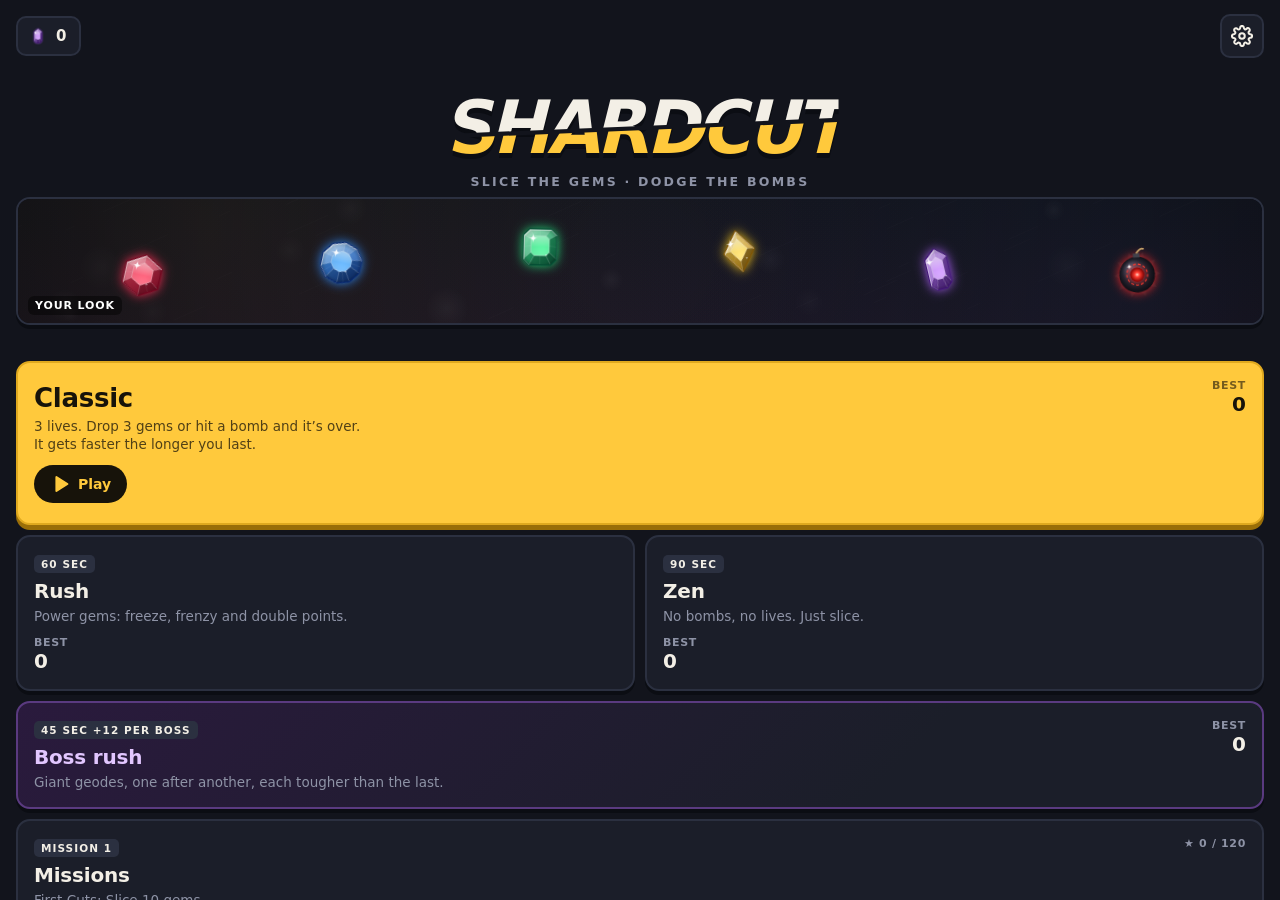
<file: shardcut/index.html>
<!DOCTYPE html>
<html lang="en">
<head>
<meta charset="utf-8">
<meta name="viewport" content="width=device-width,initial-scale=1,maximum-scale=1,user-scalable=no,viewport-fit=cover">
<title>Shardcut</title>
<style>
:root{--sat:0px;--sab:0px;--ink:#f3efe6;--mute:#8e93a6;--panel:#1b1e29;--line:#2b3040;--pri:#ffc93c;--pri2:#ffc93c;--cy:#ffc93c;--gold:#ffc93c;--red:#ff5a4f;--sh:0 4px 0 #0b0d13}
*{box-sizing:border-box;-webkit-tap-highlight-color:transparent;user-select:none;-webkit-user-select:none}
html,body{margin:0;height:100%;overflow:hidden;background:#12141c;color:var(--ink);font-family:system-ui,-apple-system,"Segoe UI",Roboto,sans-serif;overscroll-behavior:none;touch-action:none}
#cv{position:fixed;inset:0;display:block;touch-action:none}
button{font:inherit;color:inherit;border:0;background:none;cursor:pointer;padding:0}
.ico{width:22px;height:22px;flex:none}
.screen{position:fixed;inset:0;display:none;flex-direction:column;padding:calc(14px + var(--sat)) 16px calc(16px + var(--sab));overflow-y:auto;touch-action:pan-y;z-index:5}
.screen.on{display:flex}
#home{background:#12141c}
.topbar{display:flex;align-items:center;justify-content:space-between;min-height:44px}
.pill{display:inline-flex;align-items:center;gap:7px;background:var(--panel);border:2px solid var(--line);border-radius:10px;padding:7px 13px 7px 9px;font-weight:900;font-size:15px}
.pill img{width:22px;height:22px}
.iconbtn{width:44px;height:44px;border-radius:10px;display:grid;place-items:center;background:var(--panel);border:2px solid var(--line)}
.logo{text-align:center;margin:34px 0 4px;position:relative}
.logo h1{margin:0;font-size:clamp(46px,15vw,68px);font-weight:900;font-style:italic;letter-spacing:-.04em;line-height:1;position:relative;z-index:1;display:inline-grid}
.logo h1 span{grid-area:1/1;color:var(--ink);text-shadow:0 5px 0 #0b0d13}
.logo h1 span.a{clip-path:polygon(0 0,100% 0,100% 38%,0 62%)}
.logo h1 span.b{clip-path:polygon(0 62%,100% 38%,100% 100%,0 100%);transform:translate(5px,4px);color:var(--pri)}
.logo .slash{display:none}
.logo p{margin:14px 0 0;color:var(--mute);font-weight:800;font-size:12.5px;letter-spacing:.18em;text-transform:uppercase}
.floaters{position:absolute;inset:-34px 0 auto;height:150px;pointer-events:none;z-index:0}
.floaters{display:none}
@keyframes bob{0%,100%{transform:translateY(0) rotate(-8deg)}50%{transform:translateY(-10px) rotate(8deg)}}
.cards{display:grid;gap:10px;margin-top:22px}
.card{position:relative;text-align:left;border-radius:14px;padding:16px;background:var(--panel);border:2px solid var(--line);box-shadow:var(--sh);overflow:hidden;transition:transform .08s}
.card:active{transform:translateY(3px);box-shadow:0 1px 0 #0b0d13}
.card h3{margin:0;font-size:20px;font-weight:900;letter-spacing:-.01em}
.card p{margin:4px 0 0;color:var(--mute);font-size:13.5px;line-height:1.35}
.card .best{position:absolute;right:16px;top:16px;text-align:right;font-size:11px;font-weight:800;color:var(--mute);text-transform:uppercase;letter-spacing:.06em}
.card .best b{display:block;font-size:20px;color:var(--ink);letter-spacing:0}
.card.hero{background:var(--pri);border-color:#e0a91f;color:#17130a;padding:20px 16px;box-shadow:0 5px 0 #9a6e08}
.card.hero p{color:rgba(23,19,10,.75)}.card.hero .best{color:rgba(23,19,10,.6)}.card.hero .best b{color:#17130a}
.card.hero h3{font-size:26px}
.card .play{display:inline-flex;align-items:center;gap:6px;margin-top:12px;background:#17130a;color:var(--pri);font-weight:900;border-radius:99px;padding:8px 16px;font-size:14px}
.row2{display:grid;grid-template-columns:1fr 1fr;gap:10px}
.row2 .card .best{position:static;text-align:left;margin-top:10px}
.tag{display:inline-block;font-size:10.5px;font-weight:900;letter-spacing:.1em;text-transform:uppercase;padding:3px 7px;border-radius:5px;background:#2b3040;margin-bottom:6px}
.tag.gold{background:var(--pri);color:#17130a}
.bar{height:7px;border-radius:9px;background:rgba(255,255,255,.1);overflow:hidden;margin-top:10px}.bar i{display:block;height:100%;border-radius:9px;background:var(--pri)}
.nav{display:grid;grid-template-columns:repeat(4,1fr);gap:8px;margin-top:12px}
.nav button{display:flex;flex-direction:column;align-items:center;gap:5px;padding:12px 4px;border-radius:12px;background:var(--panel);border:2px solid var(--line);box-shadow:var(--sh);font-size:12px;font-weight:800;color:var(--mute);position:relative}
.nav button .ico{color:var(--ink)}
.nav .dot{position:absolute;top:8px;right:calc(50% - 22px);width:9px;height:9px;border-radius:50%;background:var(--pri);box-shadow:0 0 8px var(--pri)}
.head{display:flex;align-items:center;gap:12px;margin-bottom:14px}
.head h2{margin:0;font-size:24px;font-weight:900;flex:1}
.sub{color:var(--mute);font-size:13px}
/* missions */
.mgrid{display:grid;grid-template-columns:repeat(5,1fr);gap:8px}
.mt{aspect-ratio:1;border-radius:10px;background:var(--panel);border:2px solid var(--line);box-shadow:var(--sh);display:flex;flex-direction:column;align-items:center;justify-content:center;gap:3px;font-weight:900;font-size:19px;position:relative}
.mt .st{font-size:10px;letter-spacing:1px;color:var(--gold)}.mt .st .off{color:rgba(255,255,255,.18)}
.mt.next{background:var(--pri);color:#17130a;border-color:#e0a91f;box-shadow:0 4px 0 #9a6e08}.mt.next .st{color:#17130a}
.mt.lock{opacity:.4}.mt.boss{border-color:#6c4a9e}
.mt .bossi{position:absolute;top:4px;right:6px;font-size:9px;color:#d9b8ff;font-weight:900}
/* shop */
.seg{display:flex;background:rgba(0,0,0,.3);border-radius:14px;padding:4px;margin-bottom:12px}
.seg button{flex:1;padding:10px;border-radius:11px;font-weight:800;color:var(--mute)}.seg button.on{background:rgba(255,255,255,.12);color:var(--ink)}
.sgrid{display:grid;grid-template-columns:1fr 1fr;gap:10px}
.si{border-radius:12px;background:var(--panel);border:2px solid var(--line);box-shadow:var(--sh);padding:10px;text-align:left}
.si.eq{border-color:var(--pri)}
.si .pv{height:86px;border-radius:14px;position:relative;overflow:hidden;background:#0b0820}
.si .pv canvas{width:100%;height:100%;display:block}
.si b{display:block;margin:9px 2px 0;font-size:15px}
.si .pr{display:flex;align-items:center;gap:5px;margin:4px 2px 2px;font-weight:800;font-size:13px;color:var(--mute)}.si .pr img{width:16px;height:16px}
.si .pr.can{color:var(--gold)}
.si{position:relative;border-top:3px solid var(--rc)}
.si.eq{border-color:var(--pri);border-top-color:var(--rc)}
.si.lock .pv canvas{filter:saturate(.6) brightness(.72)}
.seg,.sgrid,.vault{flex-shrink:0}
.si .lk{position:absolute;inset:0;display:grid;place-items:center;color:rgba(255,255,255,.75)}.si .lk .ico{width:22px;height:22px}
.si .pr i{font-style:normal;color:var(--rc);margin-right:auto;font-size:11.5px;letter-spacing:.04em;text-transform:uppercase}
.si.r3 .pv,.si.r4 .pv,.si.r5 .pv{box-shadow:inset 0 0 0 1px var(--rc)}
.vault{flex-shrink:0;position:relative;border-radius:14px;padding:18px 16px 14px;margin:6px 0 14px;text-align:center;background:linear-gradient(180deg,#232637,#181a25);border:2px solid var(--line);box-shadow:var(--sh);overflow:hidden}
.vault:before{content:"";position:absolute;left:50%;top:-60px;width:260px;height:200px;transform:translateX(-50%);background:radial-gradient(closest-side,rgba(150,210,255,.22),transparent);pointer-events:none}
.vgem img{width:72px;height:72px;display:block;margin:0 auto;animation:bob 3.2s ease-in-out infinite;filter:drop-shadow(0 6px 10px rgba(120,200,255,.35))}
.vault h3{margin:6px 0 2px;font-size:20px;font-weight:900}.vault p{margin:2px 0;color:var(--mute);font-size:13px;line-height:1.4}
.vault .odds{display:flex;flex-wrap:wrap;justify-content:center;gap:4px 12px;margin:10px 0;font-size:12px;font-weight:800}
.vbtns{display:grid;grid-template-columns:1fr 1fr;gap:8px;margin:6px 0 8px}.vbtns .btn{flex-direction:column;gap:2px;min-height:60px;padding:6px 8px;font-size:15px}
.vbtns .cost{display:inline-flex;align-items:center;gap:4px;font-size:13px;opacity:.8}.vbtns .cost img{width:14px;height:14px}
.vault .fine{font-size:11.5px}
.rvs{display:grid;grid-template-columns:repeat(2,1fr);gap:8px;margin:12px 0 4px;max-height:58vh;overflow-y:auto;padding:4px}
.rvs.one{grid-template-columns:1fr}
.rv{position:relative;border-radius:12px;background:#12141c;border:2px solid var(--rc);padding:7px;text-align:left;opacity:0;animation:rvin .45s cubic-bezier(.2,.9,.3,1.25) forwards;overflow:hidden}
.rv .pv{height:58px;border-radius:8px;overflow:hidden;background:#0c0e15}.rv .pv canvas{width:100%;height:100%;display:block}
.rv.big .pv{height:150px}
.rv b{display:block;margin-top:6px;font-size:13.5px;white-space:nowrap;overflow:hidden;text-overflow:ellipsis}.rv.big b{font-size:20px}
.rv .rr{display:block;font-size:10.5px;font-weight:800;color:var(--rc);text-transform:uppercase;letter-spacing:.05em}
.rv .new,.rv .dup{position:absolute;top:10px;right:10px;font-size:10.5px;font-weight:900;padding:3px 6px;border-radius:6px}
.rv .new{background:var(--rc);color:#12141c}.rv .dup{display:flex;align-items:center;gap:3px;background:rgba(0,0,0,.6);color:var(--gold)}.rv .dup img{width:11px;height:11px}
.rv.r3{box-shadow:0 0 14px -2px var(--rc)}.rv.r4{box-shadow:0 0 22px 0 var(--rc)}
.rv.r3:after{content:"";position:absolute;inset:0;background:linear-gradient(115deg,transparent 35%,rgba(255,255,255,.35) 50%,transparent 65%);transform:translateX(-120%);animation:shine 1.6s 1s ease-in-out infinite;pointer-events:none}
@keyframes rvin{0%{opacity:0;transform:perspective(500px) rotateY(85deg) scale(.7)}100%{opacity:1;transform:none}}
@keyframes shine{60%,100%{transform:translateX(120%)}}
.seg.four button{padding:8px 2px;font-size:13px;line-height:1.15}.seg.four small{display:block;font-size:10.5px;opacity:.7;font-weight:700}
.chips{display:flex;gap:6px;overflow-x:auto;padding-bottom:10px;margin-bottom:4px;flex-shrink:0;scrollbar-width:none}.chips::-webkit-scrollbar{display:none}
.chips button{flex-shrink:0;padding:7px 12px;border-radius:999px;font-size:12.5px;font-weight:800;color:var(--rc,var(--mute));background:rgba(255,255,255,.06);border:1.5px solid transparent}
.chips button.on{border-color:var(--rc,var(--ink));color:var(--rc,var(--ink));background:rgba(255,255,255,.12)}
.more{width:100%;margin:12px 0 8px;flex-shrink:0}
.odds .div{background:linear-gradient(90deg,#ff6a8a,#ffd36a,#6affb0,#6ac8ff,#c56aff);-webkit-background-clip:text;background-clip:text;color:transparent!important}
.si.r6{border-top-color:transparent;background-image:linear-gradient(var(--panel),var(--panel)),linear-gradient(90deg,#ff6a8a,#ffd36a,#6affb0,#6ac8ff,#c56aff);background-origin:border-box;background-clip:padding-box,border-box}
.si.r6 .pr i,.rv.r6 .rr{background:linear-gradient(90deg,#ff6a8a,#ffd36a,#6affb0,#6ac8ff,#c56aff);-webkit-background-clip:text;background-clip:text;color:transparent}
.rv.r5{box-shadow:0 0 22px 0 var(--rc)}.rv.r6{border-color:#fff;box-shadow:0 0 18px 2px #ff6a8a,0 0 30px 4px #6ac8ff;animation:rvin .45s cubic-bezier(.2,.9,.3,1.25) forwards,hue 3s linear infinite}
.rv.r4:after,.rv.r5:after,.rv.r6:after{content:"";position:absolute;inset:0;background:linear-gradient(115deg,transparent 35%,rgba(255,255,255,.35) 50%,transparent 65%);transform:translateX(-120%);animation:shine 1.6s 1s ease-in-out infinite;pointer-events:none}
@keyframes hue{to{filter:hue-rotate(360deg)}}
.reels{position:relative;display:flex;flex-direction:column;gap:6px;margin:14px -6px 12px;padding:8px 0;border-radius:12px;background:#0b0d13;border:2px solid var(--line);overflow:hidden}
.reel{overflow:hidden;height:var(--ch);position:relative}
.reel:before,.reel:after{content:"";position:absolute;top:0;bottom:0;width:38px;z-index:2;pointer-events:none}.reel:before{left:0;background:linear-gradient(90deg,#0b0d13,transparent)}.reel:after{right:0;background:linear-gradient(-90deg,#0b0d13,transparent)}
.strip{display:flex;height:100%;will-change:transform}
.rc{flex:0 0 var(--cw);height:100%;padding:3px;position:relative;display:flex;flex-direction:column;align-items:center;justify-content:center;gap:4px;background:linear-gradient(180deg,#1c1f2b,#14161f);border-right:1px solid #0b0d13;border-bottom:4px solid var(--rc)}
.rc img{width:100%;flex:1;min-height:0;object-fit:cover;border-radius:6px}
.reels.one .rc img{flex:0 0 78px}
.rc b{font-size:11px;line-height:1.15;max-width:100%;overflow:hidden;white-space:nowrap;text-overflow:ellipsis;color:#e8e4da}
.rc.r6{border-bottom-color:#ff6a8a;border-image:linear-gradient(90deg,#ff6a8a,#ffd36a,#6affb0,#6ac8ff,#c56aff) 0 0 1 0}
.rc.hit{z-index:1;box-shadow:0 0 0 2px var(--rc),0 0 22px 2px var(--rc);animation:hitpop .5s cubic-bezier(.2,1.6,.4,1)}
@keyframes hitpop{0%{transform:scale(1)}50%{transform:scale(1.08)}100%{transform:scale(1)}}
.reels .mark{position:absolute;left:50%;top:0;bottom:0;width:2px;margin-left:-1px;background:#ffc93c;box-shadow:0 0 10px #ffc93c;z-index:3}
.reels .mark:before,.reels .mark:after{content:"";position:absolute;left:-6px;border:7px solid transparent}.reels .mark:before{top:0;border-top-color:#ffc93c}.reels .mark:after{bottom:0;border-bottom-color:#ffc93c}

.showcase{flex-shrink:0;display:block;position:relative;width:100%;height:128px;border-radius:14px;overflow:hidden;border:2px solid var(--line);margin:4px 0 14px;padding:0;background:#0c0e15;box-shadow:var(--sh)}
.showcase canvas{width:100%;height:100%;display:block}.showcase .sc-l{position:absolute;left:10px;bottom:8px;font-size:11px;font-weight:900;letter-spacing:.08em;text-transform:uppercase;color:#fff;background:rgba(0,0,0,.45);padding:3px 7px;border-radius:6px}
.card.boss{background:linear-gradient(135deg,#2a1a3d,#1b1e29 70%);border-color:#5a3a80}.card.boss h3{color:#e2c6ff}
.nav button{position:relative}.nav .free{position:absolute;top:2px;right:6px;background:#7cf2a0;color:#0b1a10;font-size:9.5px;font-weight:900;padding:2px 5px;border-radius:5px;letter-spacing:.04em}
.btn.freeb{width:100%;margin:10px 0 2px;background:#7cf2a0;border-color:#4cc77a;color:#0b1a10;box-shadow:0 4px 0 #2e8a50}
.cgoal{margin:10px 0 4px;text-align:left}.cgoal .gl{display:flex;justify-content:space-between;align-items:center;font-size:12.5px;color:var(--mute);gap:8px}.cgoal .gl b{color:var(--ink);display:inline-flex;align-items:center;gap:3px}.cgoal .gl img{width:12px;height:12px}
.cgoal .bar{height:6px;border-radius:4px;background:rgba(255,255,255,.08);margin-top:5px;overflow:hidden}.cgoal .bar i{display:block;height:100%;background:var(--pri)}



/* list rows */
.list{display:flex;flex-direction:column;gap:8px}
.lr{display:flex;align-items:center;gap:12px;padding:13px 14px;border-radius:12px;background:var(--panel);border:2px solid var(--line)}
.lr .t{flex:1;min-width:0}.lr .t b{display:block;font-size:15px}.lr .t span{display:block;color:var(--mute);font-size:12.5px;margin-top:2px}
.lr .v{font-weight:900;font-size:17px}
.lr .badge{width:40px;height:40px;border-radius:12px;display:grid;place-items:center;background:rgba(255,255,255,.07);flex:none}
.lr.done .badge{background:var(--pri);color:#17130a}
.lr .bar{margin-top:7px}
.sw{width:50px;height:30px;border-radius:99px;background:rgba(255,255,255,.15);position:relative;flex:none;transition:.2s}.sw::after{content:'';position:absolute;left:3px;top:3px;width:24px;height:24px;border-radius:50%;background:#fff;transition:.2s}.sw.on{background:var(--pri)}.sw.on::after{background:#17130a}.sw.on::after{left:23px}
.btn{display:inline-flex;align-items:center;justify-content:center;gap:8px;min-height:52px;padding:0 22px;border-radius:12px;font-weight:900;font-size:16px;background:var(--pri);color:#17130a;box-shadow:0 4px 0 #9a6e08}
.btn:active{transform:translateY(3px);box-shadow:0 1px 0 #9a6e08}
.btn.ghost{background:#2b3040;color:var(--ink);box-shadow:0 4px 0 #0b0d13}
.btn.sm{min-height:40px;padding:0 14px;font-size:14px;border-radius:12px}
.btn.danger{background:rgba(255,77,94,.18);color:#ff8a95;box-shadow:none}
/* HUD */
#hud{position:fixed;left:0;right:0;top:0;padding:calc(10px + var(--sat)) 14px 0;display:none;z-index:4;pointer-events:none}
#hud.on{display:block}
.hrow{display:flex;align-items:flex-start;justify-content:space-between;gap:10px}
.score{font-size:44px;font-weight:900;line-height:1;letter-spacing:-.03em;text-shadow:0 4px 0 #0b0d13;font-variant-numeric:tabular-nums}
.hbest{font-size:12px;font-weight:800;color:var(--mute);margin-top:4px;letter-spacing:.04em}
.hright{display:flex;align-items:center;gap:10px}
.lives{display:flex;gap:4px}
.lives i{width:28px;height:28px;display:grid;place-items:center;color:rgba(255,255,255,.22)}
.lives i.lost{color:#ff4d5e;filter:drop-shadow(0 0 6px #ff4d5e)}
.lives svg{width:100%;height:100%}
.timer{font-size:28px;font-weight:900;font-variant-numeric:tabular-nums;min-width:56px;text-align:right}
.timer.low{color:#ff5a6e;animation:pulse .5s infinite alternate}
@keyframes pulse{to{transform:scale(1.12)}}
#pausebtn{pointer-events:auto;width:44px;height:44px;border-radius:14px;display:grid;place-items:center;background:rgba(0,0,0,.3);border:1px solid var(--line)}
.goal{margin-top:10px;display:none;max-width:320px}
.goal.on{display:block}
.goal span{font-size:12.5px;font-weight:800;color:#e9e1ff}
.goal .bar{height:6px;margin-top:6px}
.powers{display:flex;gap:6px;margin-top:8px}
.pw{display:flex;align-items:center;gap:5px;background:rgba(0,0,0,.35);border-radius:99px;padding:4px 10px 4px 5px;font-size:11.5px;font-weight:900}
.pw img{width:20px;height:20px}.pw i{display:block;width:44px;height:4px;border-radius:4px;background:rgba(255,255,255,.2);overflow:hidden}.pw i b{display:block;height:100%;background:#fff}
/* overlays */
.ov{position:fixed;inset:0;z-index:20;display:none;align-items:center;justify-content:center;padding:20px;background:rgba(8,9,14,.72)}
.ov.on{display:flex}
.box{width:100%;max-width:380px;border-radius:16px;background:var(--panel);border:2px solid var(--line);padding:24px 20px 20px;text-align:center;box-shadow:0 6px 0 #0b0d13;animation:popin .25s cubic-bezier(.2,.9,.3,1.3)}
@keyframes popin{from{transform:scale(.88);opacity:0}}
.box h2{margin:0;font-size:28px;font-weight:900;letter-spacing:-.01em}
.box .kick{font-size:12px;font-weight:900;letter-spacing:.12em;text-transform:uppercase;color:var(--cy);margin-bottom:6px}
.box p{color:var(--mute);margin:8px 0 0;font-size:14.5px;line-height:1.45}
.box .big{font-size:64px;font-weight:900;line-height:1;margin:14px 0 4px;letter-spacing:-.04em;text-shadow:0 5px 0 #0b0d13}
.box .stars{font-size:40px;letter-spacing:6px;margin:10px 0 0;color:rgba(255,255,255,.15)}
.box .stars b{color:var(--gold)}
.box .rows{margin:14px 0 4px;display:grid;grid-template-columns:1fr 1fr;gap:8px}
.box .rows div{background:#12141c;border-radius:10px;padding:10px}.box .rows b{display:block;font-size:19px}.box .rows span{font-size:11.5px;color:var(--mute);font-weight:700}
.box .acts{display:grid;gap:8px;margin-top:18px}
.box .acts.two{grid-template-columns:1fr 1fr}
.earn{display:inline-flex;align-items:center;gap:6px;margin-top:12px;font-weight:900;color:var(--gold);background:#12141c;padding:7px 14px;border-radius:8px}
.earn img{width:20px;height:20px}
.rules{text-align:left;margin:14px 0 0;padding:0;list-style:none;display:grid;gap:7px}
.rules li{display:flex;gap:10px;align-items:center;background:#12141c;border-radius:10px;padding:10px 12px;font-size:14px;font-weight:700}
.rules li .ico{width:20px;height:20px;color:var(--cy)}
.newbest{display:inline-block;margin-top:6px;font-size:12px;font-weight:900;letter-spacing:.1em;color:#2a1300;background:var(--gold);border-radius:99px;padding:4px 10px}
#toast{position:fixed;left:50%;bottom:calc(24px + var(--sab));transform:translate(-50%,20px);opacity:0;transition:.25s;background:var(--panel);border:2px solid var(--line);box-shadow:var(--sh);padding:12px 16px;border-radius:14px;font-weight:800;font-size:14px;z-index:40;pointer-events:none;display:flex;align-items:center;gap:10px;max-width:92%}
#toast.on{opacity:1;transform:translate(-50%,0)}
#toast img{width:26px;height:26px}
</style>
</head>
<body>
<canvas id="cv"></canvas>

<div class="screen on" id="home"></div>
<div class="screen" id="missions"></div>
<div class="screen" id="shop"></div>
<div class="screen" id="ach"></div>
<div class="screen" id="stats"></div>
<div class="screen" id="settings"></div>

<div id="hud">
  <div class="hrow">
    <div><div class="score" id="hscore">0</div><div class="hbest" id="hbest"></div></div>
    <div class="hright"><div class="lives" id="hlives"></div><div class="timer" id="htimer"></div><button id="pausebtn" aria-label="Pause"><svg class="ico" viewBox="0 0 24 24" fill="currentColor"><rect x="6" y="5" width="4" height="14" rx="1.2"/><rect x="14" y="5" width="4" height="14" rx="1.2"/></svg></button></div>
  </div>
  <div class="goal" id="hgoal"><span id="hgoalt"></span><div class="bar"><i id="hgoalb" style="width:0"></i></div></div>
  <div class="powers" id="hpowers"></div>
</div>

<div class="ov" id="ov"><div class="box" id="ovbox"></div></div>
<div id="toast"></div>

<script>
'use strict';
/* Shardcut artwork: gems, power gems, bombs and geodes, drawn once into small canvases (sprites) and reused every frame. */
(function () {
  const GEMS = {
    ruby:     {name:'Ruby', color:'red', c1:'#ff5470', c2:'#a3092c', glow:'#ff2d55', shape:'hex'},
    sapphire: {name:'Sapphire', color:'blue', c1:'#5cb3ff', c2:'#0c3a9e', glow:'#2f8cff', shape:'round'},
    emerald:  {name:'Emerald', color:'green', c1:'#4cf59a', c2:'#07704a', glow:'#22e07a', shape:'emerald'},
    amethyst: {name:'Amethyst', color:'purple', c1:'#cf96ff', c2:'#5a1aa8', glow:'#b061ff', shape:'prism'},
    topaz:    {name:'Topaz', color:'yellow', c1:'#ffe066', c2:'#b77a06', glow:'#ffcc1a', shape:'rhombus'},
    citrine:  {name:'Citrine', color:'orange', c1:'#ffab4d', c2:'#ad420a', glow:'#ff801a', shape:'trillion'},
    rose:     {name:'Rose quartz', color:'pink', c1:'#ff9ccf', c2:'#b02a6e', glow:'#ff5fb0', shape:'heart'},
    aqua:     {name:'Aquamarine', color:'cyan', c1:'#7af8f3', c2:'#0a7d8a', glow:'#20e0e0', shape:'cube'},
    diamond:  {name:'Diamond', color:'white', c1:'#ffffff', c2:'#8fb3cf', glow:'#cfeeff', shape:'round', rare:true}
  };
  const KINDS = Object.keys(GEMS).filter(k => !GEMS[k].rare);
  const COLOR_NAMES = {red:'red', blue:'blue', green:'green', purple:'purple', yellow:'yellow', orange:'orange', pink:'pink', cyan:'cyan', white:'white'};
  const POWERS = {
    freeze: {name:'Freeze', c1:'#e6fbff', c2:'#3aa6d8', glow:'#9fe8ff', shape:'cube', icon:'snow'},
    frenzy: {name:'Frenzy', c1:'#fff1a8', c2:'#d98a00', glow:'#ffd21f', shape:'star', icon:'bolt'},
    double: {name:'Double', c1:'#c6ffb0', c2:'#2f9a17', glow:'#7dff4d', shape:'hex', icon:'x2'}
  };

  const SHAPES = {
    hex: [...Array(6)].map((_, i) => [Math.cos(-Math.PI / 2 + i * Math.PI / 3), Math.sin(-Math.PI / 2 + i * Math.PI / 3)]),
    round: [...Array(10)].map((_, i) => [Math.cos(-Math.PI / 2 + i * Math.PI / 5), Math.sin(-Math.PI / 2 + i * Math.PI / 5)]),
    emerald: [[-.52, -.86], [.52, -.86], [.8, -.58], [.8, .58], [.52, .86], [-.52, .86], [-.8, .58], [-.8, -.58]],
    prism: [[0, -1], [.52, -.56], [.52, .7], [.24, .96], [-.24, .96], [-.52, .7], [-.52, -.56]],
    rhombus: [[0, -1], [.74, 0], [0, 1], [-.74, 0]],
    trillion: [[0, -1], [.18, -.72], [.9, .46], [.78, .6], [-.78, .6], [-.9, .46], [-.18, -.72]],
    star: [...Array(10)].map((_, i) => { const a = -Math.PI / 2 + i * Math.PI / 5, r = i % 2 ? .48 : 1; return [Math.cos(a) * r, Math.sin(a) * r]; })
  };

  function mk(size) { const c = document.createElement('canvas'); c.width = c.height = Math.ceil(size); return c; }
  const LIGHT = [-.55, -.83]; // light from the top left

  function facetGem(g, pts, R, d, inset) {
    const P = pts.map(([x, y]) => [x * R, y * R]);
    const I = pts.map(([x, y]) => [x * R * (inset || .52), y * R * (inset || .52) - R * .06]);
    const path = a => { g.beginPath(); a.forEach(([x, y], i) => i ? g.lineTo(x, y) : g.moveTo(x, y)); g.closePath(); };
    // glow + body
    g.save(); g.shadowColor = d.glow; g.shadowBlur = R * .55;
    const gr = g.createLinearGradient(-R, -R, R, R); gr.addColorStop(0, d.c1); gr.addColorStop(1, d.c2);
    path(P); g.fillStyle = gr; g.fill(); g.restore();
    // facets, shaded by how they face the light
    for (let i = 0; i < P.length; i++) {
      const j = (i + 1) % P.length, mx = (P[i][0] + P[j][0]) / 2, my = (P[i][1] + P[j][1]) / 2, l = Math.hypot(mx, my) || 1;
      const dot = (mx / l) * LIGHT[0] + (my / l) * LIGHT[1];
      g.beginPath(); g.moveTo(P[i][0], P[i][1]); g.lineTo(P[j][0], P[j][1]); g.lineTo(I[j][0], I[j][1]); g.lineTo(I[i][0], I[i][1]); g.closePath();
      g.fillStyle = dot > 0 ? `rgba(255,255,255,${.12 + dot * .32})` : `rgba(0,0,0,${.08 - dot * .3})`; g.fill();
      // a split down each facet adds sparkle
      if (i % 2 === 0) { g.beginPath(); g.moveTo(mx, my); g.lineTo((I[i][0] + I[j][0]) / 2, (I[i][1] + I[j][1]) / 2); g.strokeStyle = 'rgba(255,255,255,.18)'; g.lineWidth = R * .02; g.stroke(); }
    }
    // table (top face)
    const tg = g.createLinearGradient(0, -R * .6, 0, R * .5); tg.addColorStop(0, 'rgba(255,255,255,.55)'); tg.addColorStop(.55, 'rgba(255,255,255,.1)'); tg.addColorStop(1, 'rgba(255,255,255,.22)');
    path(I); g.fillStyle = d.c1; g.fill(); g.fillStyle = tg; g.fill();
    g.lineJoin = 'round';
    for (let i = 0; i < P.length; i++) { g.beginPath(); g.moveTo(P[i][0], P[i][1]); g.lineTo(I[i][0], I[i][1]); g.strokeStyle = 'rgba(255,255,255,.4)'; g.lineWidth = R * .025; g.stroke(); }
    path(I); g.strokeStyle = 'rgba(255,255,255,.55)'; g.lineWidth = R * .03; g.stroke();
    // inner depth: dark core fading to bright edge, then a rim light on the lit side
    g.save(); path(P); g.clip();
    const dp = g.createRadialGradient(R * .1, R * .15, R * .1, 0, 0, R * 1.05); dp.addColorStop(0, 'rgba(0,0,0,0)'); dp.addColorStop(.7, 'rgba(0,0,0,.08)'); dp.addColorStop(1, 'rgba(0,0,0,.35)');
    g.fillStyle = dp; g.fillRect(-R, -R, 2 * R, 2 * R);
    const sh = g.createLinearGradient(-R, -R, R * .4, R * .4); sh.addColorStop(0, 'rgba(255,255,255,.5)'); sh.addColorStop(.45, 'rgba(255,255,255,0)');
    g.fillStyle = sh; g.fillRect(-R, -R, 2 * R, 2 * R);
    g.restore();
    path(P); g.strokeStyle = shade(d.c2, -.3); g.lineWidth = R * .06; g.stroke();
    g.save(); path(P); g.clip(); g.strokeStyle = 'rgba(255,255,255,.55)'; g.lineWidth = R * .05; g.translate(R * .035, R * .05); path(P); g.stroke(); g.restore();
    glint(g, -R * .34, -R * .42, R * .22);
    g.fillStyle = 'rgba(255,255,255,.8)'; g.beginPath(); g.arc(R * .3, R * .38, R * .035, 0, 7); g.fill();
  }
  function cube(g, R, d) {
    const P = SHAPES.hex.map(([x, y]) => [x * R * .95, y * R * .95]);
    g.save(); g.shadowColor = d.glow; g.shadowBlur = R * .55; g.beginPath(); P.forEach(([x, y], i) => i ? g.lineTo(x, y) : g.moveTo(x, y)); g.closePath(); g.fillStyle = d.c2; g.fill(); g.restore();
    const face = (pts, col) => { g.beginPath(); pts.forEach(([x, y], i) => i ? g.lineTo(x, y) : g.moveTo(x, y)); g.closePath(); g.fillStyle = col; g.fill(); g.strokeStyle = 'rgba(255,255,255,.5)'; g.lineWidth = R * .03; g.stroke(); };
    face([P[0], P[1], [0, 0], P[5]], shade(d.c1, .25));
    face([P[5], [0, 0], P[3], P[4]], shade(d.c1, -.05));
    face([[0, 0], P[1], P[2], P[3]], shade(d.c2, .15));
    // frosty inner lines
    g.strokeStyle = 'rgba(255,255,255,.35)'; g.lineWidth = R * .02;
    g.beginPath(); g.moveTo(-R * .5, -R * .05); g.lineTo(-R * .2, R * .45); g.moveTo(R * .25, R * .1); g.lineTo(R * .55, -R * .1); g.stroke();
    glint(g, -R * .2, -R * .55, R * .18);
  }
  function heart(g, R, d) {
    const path = () => { g.beginPath(); g.moveTo(0, R * .95); g.bezierCurveTo(-R * 1.25, R * .1, -R * .8, -R * 1.05, 0, -R * .45); g.bezierCurveTo(R * .8, -R * 1.05, R * 1.25, R * .1, 0, R * .95); g.closePath(); };
    g.save(); g.shadowColor = d.glow; g.shadowBlur = R * .55; const gr = g.createLinearGradient(-R, -R, R, R); gr.addColorStop(0, d.c1); gr.addColorStop(1, d.c2); path(); g.fillStyle = gr; g.fill(); g.restore();
    g.save(); path(); g.clip();
    // facet lines
    g.strokeStyle = 'rgba(255,255,255,.3)'; g.lineWidth = R * .03;
    [[0, -R * .45, 0, R * .95], [-R * .9, -R * .3, R * .25, R * .5], [R * .9, -R * .3, -R * .25, R * .5]].forEach(([a, b, c, e]) => { g.beginPath(); g.moveTo(a, b); g.lineTo(c, e); g.stroke(); });
    const hl = g.createRadialGradient(-R * .4, -R * .45, 0, -R * .4, -R * .45, R * .8); hl.addColorStop(0, 'rgba(255,255,255,.55)'); hl.addColorStop(1, 'rgba(255,255,255,0)');
    g.fillStyle = hl; g.fillRect(-R, -R, 2 * R, 2 * R); g.restore();
    path(); g.strokeStyle = shade(d.c2, -.2); g.lineWidth = R * .05; g.stroke();
    glint(g, -R * .42, -R * .5, R * .18);
  }
  function glint(g, x, y, s) {
    g.save(); g.translate(x, y); g.fillStyle = 'rgba(255,255,255,.95)';
    g.beginPath(); g.moveTo(0, -s); g.quadraticCurveTo(0, 0, s, 0); g.quadraticCurveTo(0, 0, 0, s); g.quadraticCurveTo(0, 0, -s, 0); g.quadraticCurveTo(0, 0, 0, -s); g.fill();
    g.restore();
  }
  function shade(hex, amt) {
    let [r, gg, b] = [1, 3, 5].map(i => parseInt(hex.slice(i, i + 2), 16));
    const f = v => Math.max(0, Math.min(255, Math.round(amt >= 0 ? v + (255 - v) * amt : v * (1 + amt))));
    return `rgb(${f(r)},${f(gg)},${f(b)})`;
  }
  function icon(g, R, kind) {
    g.save(); g.strokeStyle = '#fff'; g.fillStyle = '#fff'; g.lineWidth = R * .12; g.lineCap = 'round'; g.shadowColor = 'rgba(0,0,0,.35)'; g.shadowBlur = R * .15;
    if (kind === 'snow') { for (let i = 0; i < 3; i++) { g.save(); g.rotate(i * Math.PI / 3); g.beginPath(); g.moveTo(0, -R * .5); g.lineTo(0, R * .5); g.moveTo(-R * .14, -R * .36); g.lineTo(0, -R * .24); g.lineTo(R * .14, -R * .36); g.moveTo(-R * .14, R * .36); g.lineTo(0, R * .24); g.lineTo(R * .14, R * .36); g.stroke(); g.restore(); } }
    if (kind === 'bolt') { g.beginPath(); g.moveTo(R * .1, -R * .55); g.lineTo(-R * .3, R * .08); g.lineTo(0, R * .08); g.lineTo(-R * .12, R * .55); g.lineTo(R * .32, -R * .1); g.lineTo(R * .02, -R * .1); g.closePath(); g.fill(); }
    if (kind === 'x2') { g.font = `900 ${R * .75}px system-ui,sans-serif`; g.textAlign = 'center'; g.textBaseline = 'middle'; g.fillText('2×', 0, R * .04); }
    g.restore();
  }

  function gemSprite(d, R, dpr) {
    const S = R * 3, c = mk(S * dpr), g = c.getContext('2d');
    g.scale(dpr, dpr); g.translate(S / 2, S / 2);
    if (d.shape === 'cube') cube(g, R, d);
    else if (d.shape === 'heart') heart(g, R, d);
    else facetGem(g, SHAPES[d.shape], R, d, d.shape === 'star' ? .45 : d.shape === 'round' ? .5 : .55);
    if (d.icon) icon(g, R, d.icon);
    return {c, S};
  }
  function geodeSprite(R, dpr) {
    const S = R * 2.8, c = mk(S * dpr), g = c.getContext('2d'); g.scale(dpr, dpr); g.translate(S / 2, S / 2);
    const pts = [...Array(14)].map((_, i) => { const a = i / 14 * Math.PI * 2, r = R * (.9 + .1 * Math.sin(i * 2.7) * Math.cos(i * 1.3)); return [Math.cos(a) * r, Math.sin(a) * r]; });
    g.save(); g.shadowColor = '#c084ff'; g.shadowBlur = R * .35;
    g.beginPath(); pts.forEach(([x, y], i) => i ? g.lineTo(x, y) : g.moveTo(x, y)); g.closePath();
    const rock = g.createRadialGradient(-R * .35, -R * .4, R * .1, 0, 0, R); rock.addColorStop(0, '#8b7f76'); rock.addColorStop(.7, '#4a403b'); rock.addColorStop(1, '#2a2320'); g.fillStyle = rock; g.fill(); g.restore();
    // crystal-lined opening
    g.save(); g.beginPath(); g.ellipse(R * .05, R * .05, R * .58, R * .5, -.3, 0, 7); g.clip();
    const inner = g.createRadialGradient(0, 0, 0, 0, 0, R * .6); inner.addColorStop(0, '#f6e6ff'); inner.addColorStop(.35, '#c084ff'); inner.addColorStop(1, '#3c0d6e'); g.fillStyle = inner; g.fillRect(-R, -R, 2 * R, 2 * R);
    for (let i = 0; i < 16; i++) { const a = i / 16 * Math.PI * 2; g.beginPath(); g.moveTo(Math.cos(a) * R * .62, Math.sin(a) * R * .55); g.lineTo(Math.cos(a + .14) * R * .2, Math.sin(a + .14) * R * .18); g.lineTo(Math.cos(a + .3) * R * .62, Math.sin(a + .3) * R * .55); g.fillStyle = i % 2 ? 'rgba(255,255,255,.28)' : 'rgba(90,20,160,.35)'; g.fill(); }
    g.restore();
    g.beginPath(); g.ellipse(R * .05, R * .05, R * .58, R * .5, -.3, 0, 7); g.strokeStyle = '#d9c3b0'; g.lineWidth = R * .06; g.stroke();
    // rock speckles
    g.fillStyle = 'rgba(0,0,0,.25)'; for (let i = 0; i < 18; i++) { const a = i * 2.39, r = R * (.66 + (i % 4) * .07); g.beginPath(); g.arc(Math.cos(a) * r, Math.sin(a) * r, R * .035, 0, 7); g.fill(); }
    glint(g, -R * .45, -R * .55, R * .12);
    return {c, S};
  }

  /* ---------- gem skins: a tint (keeps each gem's own hue) + a material ---------- */
  const hex2hsl = h => { let r = parseInt(h.slice(1, 3), 16) / 255, g = parseInt(h.slice(3, 5), 16) / 255, b = parseInt(h.slice(5, 7), 16) / 255; const mx = Math.max(r, g, b), mn = Math.min(r, g, b), l = (mx + mn) / 2; let hh = 0, s = 0; if (mx !== mn) { const d = mx - mn; s = l > .5 ? d / (2 - mx - mn) : d / (mx + mn); hh = mx === r ? (g - b) / d + (g < b ? 6 : 0) : mx === g ? (b - r) / d + 2 : (r - g) / d + 4; hh /= 6; } return [hh, s, l]; };
  const hsl2hex = (h, s, l) => { const f = n => { const k = (n + h * 12) % 12, a = s * Math.min(l, 1 - l), c = l - a * Math.max(-1, Math.min(k - 3, 9 - k, 1)); return Math.round(Math.max(0, Math.min(1, c)) * 255).toString(16).padStart(2, '0'); }; return '#' + f(0) + f(8) + f(4); };
  const adj = (hex, fs, fl) => { const [h, s, l] = hex2hsl(hex); return hsl2hex(h, Math.max(0, Math.min(1, fs(s))), Math.max(0, Math.min(1, fl(l)))); };
  const TINTS = {
    classic: d => d,
    pastel: d => ({c1:adj(d.c1, s => s * .75, l => l * .4 + .55), c2:adj(d.c2, s => s * .7, l => l * .5 + .38), glow:adj(d.glow, s => s * .8, l => l * .5 + .45)}),
    deep: d => ({c1:adj(d.c1, s => s, l => l * .72), c2:adj(d.c2, s => s, l => l * .45), glow:d.glow}),
    neon: d => ({c1:adj(d.c1, s => s ? 1 : 0, l => .62), c2:adj(d.c2, s => s ? 1 : 0, l => .32), glow:adj(d.glow, s => s ? 1 : 0, l => .55)}),
    smoky: d => ({c1:adj(d.c1, s => s * .4, l => l * .85), c2:adj(d.c2, s => s * .4, l => l * .7), glow:adj(d.glow, s => s * .5, l => l)}),
    midnight: d => ({c1:adj(d.c1, s => s, l => Math.max(l, .62)), c2:adj(d.c2, s => s * .8, l => .1), glow:adj(d.glow, s => s, l => .6)})
  };
  const sRand = s => () => ((s = (s * 1664525 + 1013904223) >>> 0) / 4294967296);
  // each material paints inside the gem's outline P (already scaled), with colours d
  const MATS = {
    toon(g, P, R, d) { fillP(g, P, d.c1); g.save(); pathP(g, P); g.clip(); g.translate(R * .25, R * .3); fillP(g, P, d.c2); g.restore(); g.save(); pathP(g, P); g.clip(); g.translate(R * .1, R * .12); fillP(g, P, d.c1); g.restore(); strokeP(g, P, '#0b0d13', R * .11); g.fillStyle = 'rgba(255,255,255,.85)'; g.beginPath(); g.ellipse(-R * .32, -R * .38, R * .16, R * .09, -.6, 0, 7); g.fill(); },
    glass(g, P, R, d, base) { g.globalAlpha = .5; g.drawImage(base.c, -base.S / 2, -base.S / 2, base.S, base.S); g.globalAlpha = 1; clipDo(g, P, () => { const gr = g.createLinearGradient(-R, -R, R, R); gr.addColorStop(0, 'rgba(255,255,255,.55)'); gr.addColorStop(.4, 'rgba(255,255,255,0)'); gr.addColorStop(.8, 'rgba(255,255,255,.12)'); g.fillStyle = gr; g.fillRect(-R, -R, 2 * R, 2 * R); }); strokeP(g, P, 'rgba(255,255,255,.75)', R * .05); glint(g, -R * .3, -R * .4, R * .28); },
    polka(g, P, R, d) { body(g, P, R, d); clipDo(g, P, () => { g.fillStyle = 'rgba(255,255,255,.45)'; for (let y = -R; y < R; y += R * .36) for (let x = -R + ((y / (R * .36)) & 1) * R * .18; x < R; x += R * .36) { g.beginPath(); g.arc(x, y, R * .07, 0, 7); g.fill(); } }); gloss(g, P, R); strokeP(g, P, shade(d.c2, -.35), R * .06); },
    candy(g, P, R, d) { body(g, P, R, d); clipDo(g, P, () => { g.fillStyle = 'rgba(255,255,255,.4)'; g.rotate(-.7); for (let x = -R * 2; x < R * 2; x += R * .42) g.fillRect(x, -R * 2, R * .17, R * 4); }); gloss(g, P, R); strokeP(g, P, shade(d.c2, -.3), R * .06); },
    jelly(g, P, R, d) { g.save(); g.shadowColor = d.glow; g.shadowBlur = R * .5; const gr = g.createRadialGradient(-R * .2, -R * .25, R * .1, 0, 0, R * 1.1); gr.addColorStop(0, shade(d.c1, .45)); gr.addColorStop(.6, d.c1); gr.addColorStop(1, d.c2); g.globalAlpha = .82; fillP(g, P, gr); g.restore(); clipDo(g, P, () => { g.fillStyle = 'rgba(255,255,255,.35)'; [[.25, .2, .08], [.4, -.1, .05], [-.1, .4, .06]].forEach(([x, y, r]) => { g.beginPath(); g.arc(x * R, y * R, r * R, 0, 7); g.fill(); }); }); g.fillStyle = 'rgba(255,255,255,.75)'; g.beginPath(); g.ellipse(-R * .3, -R * .42, R * .3, R * .12, -.5, 0, 7); g.fill(); },
    marble(g, P, R, d) { fillP(g, P, shade(d.c1, .35)); clipDo(g, P, () => { const r = sRand(11); g.lineCap = 'round'; for (let k = 0; k < 7; k++) { g.strokeStyle = k % 2 ? 'rgba(255,255,255,.6)' : d.c2; g.globalAlpha = .55; g.lineWidth = R * (.03 + r() * .06); g.beginPath(); let x = -R, y = (r() - .5) * 2 * R; g.moveTo(x, y); for (let i = 0; i < 6; i++) { x += R * .4; y += (r() - .5) * R * .6; g.quadraticCurveTo(x - R * .2, y + (r() - .5) * R * .5, x, y); } g.stroke(); } g.globalAlpha = 1; }); gloss(g, P, R); strokeP(g, P, d.c2, R * .05); },
    chrome(g, P, R, d) { const gr = g.createLinearGradient(0, -R, 0, R); [[0, shade(d.c1, .8)], [.3, d.c1], [.48, shade(d.c2, -.4)], [.52, shade(d.c1, .55)], [.75, d.c2], [1, shade(d.c1, .4)]].forEach(([o, c]) => gr.addColorStop(o, c)); g.save(); g.shadowColor = d.glow; g.shadowBlur = R * .4; fillP(g, P, gr); g.restore(); strokeP(g, P, 'rgba(255,255,255,.8)', R * .05); glint(g, -R * .3, -R * .45, R * .25); },
    pixel(g, P, R, d, base) { const n = 18, sm = document.createElement('canvas'); sm.width = sm.height = n; const sx = sm.getContext('2d'); sx.drawImage(base.c, 0, 0, n, n); g.imageSmoothingEnabled = false; g.drawImage(sm, -base.S / 2, -base.S / 2, base.S, base.S); g.imageSmoothingEnabled = true; },
    sketch(g, P, R, d) { fillP(g, P, '#f4efe4'); clipDo(g, P, () => { g.strokeStyle = d.c1; g.globalAlpha = .7; g.lineWidth = R * .035; g.rotate(.8); for (let x = -R * 1.5; x < R * 1.5; x += R * .16) { g.beginPath(); g.moveTo(x, -R * 1.5); g.lineTo(x, R * 1.5); g.stroke(); } g.globalAlpha = 1; }); g.save(); g.translate(R * .03, -R * .02); strokeP(g, P, d.c2, R * .05); g.restore(); strokeP(g, P, '#2a2230', R * .07); },
    gilded(g, P, R, d, base) { g.drawImage(base.c, -base.S / 2, -base.S / 2, base.S, base.S); const gr = g.createLinearGradient(-R, -R, R, R); gr.addColorStop(0, '#fff3b0'); gr.addColorStop(.4, '#e0a815'); gr.addColorStop(.7, '#fff0a0'); gr.addColorStop(1, '#a86b00'); strokeP(g, P, gr, R * .13); g.save(); g.scale(.55, .55); strokeP(g, P, gr, R * .1); g.restore(); },
    frozen(g, P, R, d, base) { g.drawImage(base.c, -base.S / 2, -base.S / 2, base.S, base.S); clipDo(g, P, () => { const gr = g.createRadialGradient(0, 0, R * .3, 0, 0, R * 1.1); gr.addColorStop(0, 'rgba(230,248,255,0)'); gr.addColorStop(1, 'rgba(230,248,255,.75)'); g.fillStyle = gr; g.fillRect(-R, -R, 2 * R, 2 * R); const r = sRand(5); g.strokeStyle = 'rgba(255,255,255,.8)'; g.lineWidth = R * .02; for (let i = 0; i < 10; i++) { const a = r() * 6.3, x = Math.cos(a) * R * .8, y = Math.sin(a) * R * .8; g.beginPath(); g.moveTo(x, y); g.lineTo(x * .6 + (r() - .5) * R * .2, y * .6); g.stroke(); } }); strokeP(g, P, '#e6f8ff', R * .06); },
    neon(g, P, R, d) { fillP(g, P, 'rgba(8,8,14,.88)'); g.save(); g.shadowColor = d.glow; g.shadowBlur = R * .45; strokeP(g, P, d.c1, R * .09); g.restore(); g.save(); g.scale(.58, .58); g.shadowColor = d.glow; g.shadowBlur = R * .3; strokeP(g, P, d.glow, R * .08); g.restore(); strokeP(g, P, 'rgba(255,255,255,.85)', R * .025); },
    circuit(g, P, R, d) { fillP(g, P, '#0b1116'); clipDo(g, P, () => { const r = sRand(9); g.strokeStyle = d.c1; g.fillStyle = d.c1; g.lineWidth = R * .04; g.shadowColor = d.glow; g.shadowBlur = R * .2; for (let i = 0; i < 9; i++) { let x = (r() - .5) * 1.6 * R, y = (r() - .5) * 1.6 * R; g.beginPath(); g.moveTo(x, y); x += (r() > .5 ? 1 : -1) * R * .4; g.lineTo(x, y); y += (r() > .5 ? 1 : -1) * R * .3; g.lineTo(x, y); g.stroke(); g.beginPath(); g.arc(x, y, R * .05, 0, 7); g.fill(); } }); g.save(); g.shadowColor = d.glow; g.shadowBlur = R * .4; strokeP(g, P, d.c1, R * .06); g.restore(); },
    stained(g, P, R, d) { fillP(g, P, '#111'); clipDo(g, P, () => { const r = sRand(3), n = 9; for (let i = 0; i < n; i++) { const a0 = i / n * 6.283, a1 = (i + 1) / n * 6.283, k = r(); g.beginPath(); g.moveTo((r() - .5) * R * .3, (r() - .5) * R * .3); g.lineTo(Math.cos(a0) * R * 1.6, Math.sin(a0) * R * 1.6); g.lineTo(Math.cos(a1) * R * 1.6, Math.sin(a1) * R * 1.6); g.closePath(); g.fillStyle = k < .33 ? d.c1 : k < .66 ? shade(d.c1, .45) : d.c2; g.fill(); g.strokeStyle = '#141018'; g.lineWidth = R * .07; g.stroke(); } }); gloss(g, P, R); strokeP(g, P, '#141018', R * .1); },
    opal(g, P, R, d, base) { g.drawImage(base.c, -base.S / 2, -base.S / 2, base.S, base.S); clipDo(g, P, () => { const r = sRand(21); g.globalCompositeOperation = 'lighter'; for (let i = 0; i < 40; i++) { g.fillStyle = `hsla(${r() * 360},100%,65%,.35)`; g.beginPath(); g.arc((r() - .5) * 2 * R, (r() - .5) * 2 * R, R * (.05 + r() * .12), 0, 7); g.fill(); } }); },
    lava(g, P, R, d) { const gr = g.createRadialGradient(0, 0, 0, 0, 0, R); gr.addColorStop(0, '#2a1410'); gr.addColorStop(1, '#0d0605'); fillP(g, P, gr); clipDo(g, P, () => { const r = sRand(17); g.strokeStyle = d.c1; g.lineWidth = R * .06; g.lineJoin = 'round'; g.shadowColor = d.glow; g.shadowBlur = R * .35; for (let k = 0; k < 5; k++) { let x = (r() - .5) * R * .4, y = (r() - .5) * R * .4; g.beginPath(); g.moveTo(x, y); const a = r() * 6.3; for (let i = 0; i < 5; i++) { x += Math.cos(a + (r() - .5) * 1.4) * R * .25; y += Math.sin(a + (r() - .5) * 1.4) * R * .25; g.lineTo(x, y); } g.stroke(); } }); g.save(); g.shadowColor = d.glow; g.shadowBlur = R * .5; strokeP(g, P, d.c2, R * .06); g.restore(); },
    shadow(g, P, R, d) { g.save(); g.shadowColor = d.glow; g.shadowBlur = R * .7; fillP(g, P, '#07070b'); g.restore(); clipDo(g, P, () => { const gr = g.createRadialGradient(R * .15, R * .2, 0, 0, 0, R); gr.addColorStop(0, 'rgba(0,0,0,0)'); gr.addColorStop(.75, 'rgba(0,0,0,0)'); gr.addColorStop(1, d.glow); g.globalAlpha = .7; g.fillStyle = gr; g.fillRect(-R, -R, 2 * R, 2 * R); }); strokeP(g, P, d.c1, R * .04); },
    ghost(g, P, R, d) { g.save(); g.shadowColor = d.glow; g.shadowBlur = R * .8; fillP(g, P, 'rgba(255,255,255,.2)'); g.restore(); clipDo(g, P, () => { const gr = g.createRadialGradient(0, 0, 0, 0, 0, R); gr.addColorStop(0, 'rgba(255,255,255,.05)'); gr.addColorStop(1, d.c1); g.globalAlpha = .65; g.fillStyle = gr; g.fillRect(-R, -R, 2 * R, 2 * R); }); strokeP(g, P, 'rgba(255,255,255,.75)', R * .04); },
    holo(g, P, R, d, base) { g.drawImage(base.c, -base.S / 2, -base.S / 2, base.S, base.S); clipDo(g, P, () => { const gr = g.createLinearGradient(-R, -R, R, R); ['#ff4d6d', '#ffd84d', '#4dff9d', '#4dc3ff', '#b04dff', '#ff4d6d'].forEach((c, i) => gr.addColorStop(i / 5, c)); g.globalCompositeOperation = 'overlay'; g.globalAlpha = .85; g.fillStyle = gr; g.fillRect(-R, -R, 2 * R, 2 * R); g.globalCompositeOperation = 'lighter'; g.globalAlpha = .18; g.fillRect(-R, -R, 2 * R, 2 * R); }); strokeP(g, P, 'rgba(255,255,255,.7)', R * .04); },
    cosmic(g, P, R, d) { g.save(); g.shadowColor = d.glow; g.shadowBlur = R * .6; fillP(g, P, '#05040e'); g.restore(); clipDo(g, P, () => { const r = sRand(29); g.globalCompositeOperation = 'lighter'; [[d.c1, -.3, -.2], [d.glow, .3, .35]].forEach(([c, x, y]) => { const gr = g.createRadialGradient(x * R, y * R, 0, x * R, y * R, R * .8); gr.addColorStop(0, c); gr.addColorStop(1, 'rgba(0,0,0,0)'); g.globalAlpha = .45; g.fillStyle = gr; g.fillRect(-R, -R, 2 * R, 2 * R); }); g.globalAlpha = 1; for (let i = 0; i < 40; i++) { g.fillStyle = `rgba(255,255,255,${.3 + r() * .7})`; g.beginPath(); g.arc((r() - .5) * 2 * R, (r() - .5) * 2 * R, R * (.008 + r() * .025), 0, 7); g.fill(); } }); g.save(); g.shadowColor = d.glow; g.shadowBlur = R * .4; strokeP(g, P, shade(d.c1, .3), R * .05); g.restore(); }
  };
  function pathP(g, P) { g.beginPath(); P.forEach(([x, y], i) => i ? g.lineTo(x, y) : g.moveTo(x, y)); g.closePath(); }
  function fillP(g, P, f) { pathP(g, P); g.fillStyle = f; g.fill(); }
  function strokeP(g, P, s, w) { pathP(g, P); g.strokeStyle = s; g.lineWidth = w; g.lineJoin = 'round'; g.stroke(); }
  function clipDo(g, P, f) { g.save(); pathP(g, P); g.clip(); f(); g.restore(); }
  function body(g, P, R, d) { g.save(); g.shadowColor = d.glow; g.shadowBlur = R * .4; const gr = g.createLinearGradient(-R, -R, R, R); gr.addColorStop(0, d.c1); gr.addColorStop(1, d.c2); fillP(g, P, gr); g.restore(); }
  function gloss(g, P, R) { clipDo(g, P, () => { const gr = g.createLinearGradient(0, -R, 0, R * .2); gr.addColorStop(0, 'rgba(255,255,255,.55)'); gr.addColorStop(1, 'rgba(255,255,255,0)'); g.fillStyle = gr; g.beginPath(); g.ellipse(-R * .1, -R * .45, R * .8, R * .45, -.3, 0, 7); g.fill(); }); }
  function skinSprite(d0, R, dpr, sk) {
    const t = (TINTS[sk && sk.tint] || TINTS.classic)(d0), d = Object.assign({}, d0, t), base = gemSprite(d, R, dpr);
    if (!sk || !sk.mat || sk.mat === 'facet' || !MATS[sk.mat]) return base;
    const S = R * 3, c = mk(S * dpr), g = c.getContext('2d'); g.scale(dpr, dpr); g.translate(S / 2, S / 2);
    const P = outline(d).map(([x, y]) => [x * R, y * R]); MATS[sk.mat](g, P, R, d, base);
    if (d.icon) icon(g, R, d.icon);
    return {c, S};
  }
  // bomb skins recolour the shell and the glowing core
  const BOMB_BODY = {iron:['#5a5a6e', '#22222d', '#0b0b11', '#20202b'], gold:['#fff0a0', '#c98a12', '#5a3800', '#7a5208'], ice:['#e8fbff', '#6fb8d8', '#123a52', '#3a7a98'], bone:['#ffffff', '#cfc6b4', '#6a6152', '#9a917e'], toxic:['#c8ff7a', '#3c8a1a', '#0c2a06', '#245a10'], royal:['#d8b4ff', '#5a1aa8', '#1a0638', '#3a1070'], rust:['#e8a070', '#8a3c14', '#2a0e04', '#5a260c'], obsidian:['#3a3a4a', '#0c0c12', '#000000', '#06060a'], candy:['#ffd0ea', '#ff5fae', '#7a0c44', '#c0307a'], chrome:['#ffffff', '#9aa4b4', '#2a3040', '#6a7486']};
  const BOMB_CORE = {red:['#ffd0c4', '#ff3b2f', '#7a0000', '#ff2a2a'], blue:['#d0e8ff', '#2f7bff', '#00186a', '#2a6aff'], green:['#e0ffd0', '#38e04a', '#06500c', '#2aff5a'], violet:['#f0d0ff', '#b03bff', '#3a006a', '#c02aff'], gold:['#fff6c4', '#ffb81a', '#7a4a00', '#ffc02a']};
  function bombSprite(R, dpr, sk) {
    const bd = BOMB_BODY[sk && sk.body] || BOMB_BODY.iron, co = BOMB_CORE[sk && sk.core] || BOMB_CORE.red;
    const S = R * 3, c = mk(S * dpr), g = c.getContext('2d'); g.scale(dpr, dpr); g.translate(S / 2, S / 2);
    g.fillStyle = bd[3];
    for (let i = 0; i < 10; i++) { g.save(); g.rotate(i * Math.PI / 5 + .3); g.beginPath(); g.moveTo(-R * .16, -R * .8); g.lineTo(0, -R * 1.12); g.lineTo(R * .16, -R * .8); g.fill(); g.restore(); }
    g.save(); g.shadowColor = co[3]; g.shadowBlur = R * .5;
    const b = g.createRadialGradient(-R * .3, -R * .35, R * .1, 0, 0, R * .9); b.addColorStop(0, bd[0]); b.addColorStop(.6, bd[1]); b.addColorStop(1, bd[2]);
    g.beginPath(); g.arc(0, 0, R * .86, 0, 7); g.fillStyle = b; g.fill(); g.restore();
    g.save(); g.shadowColor = co[3]; g.shadowBlur = R * .35;
    g.beginPath(); g.arc(0, 0, R * .34, 0, 7); const core = g.createRadialGradient(0, 0, 0, 0, 0, R * .34); core.addColorStop(0, co[0]); core.addColorStop(.35, co[1]); core.addColorStop(1, co[2]); g.fillStyle = core; g.fill(); g.restore();
    g.strokeStyle = co[1]; g.lineWidth = R * .05; g.beginPath(); g.arc(0, 0, R * .5, 0, 7); g.setLineDash([R * .14, R * .1]); g.stroke(); g.setLineDash([]);
    g.fillStyle = shade(bd[3], .15); g.fillRect(-R * .16, -R * 1.02, R * .32, R * .2);
    g.strokeStyle = '#c9a36a'; g.lineWidth = R * .08; g.beginPath(); g.moveTo(0, -R * 1.02); g.quadraticCurveTo(R * .2, -R * 1.3, R * .38, -R * 1.22); g.stroke();
    glint(g, -R * .36, -R * .4, R * .14);
    return {c, S, fuse:[R * .38, -R * 1.22]};
  }
  const cache = {};
  function sprites(R, dpr, gs, bs) {
    const k = R + ':' + dpr + ':' + (gs ? gs.id : '') + ':' + (bs ? bs.id : ''); if (cache[k]) return cache[k];
    const s = {gem:{}, power:{}};
    for (const id in GEMS) s.gem[id] = skinSprite(GEMS[id], R, dpr, gs);
    for (const id in POWERS) s.power[id] = gemSprite(POWERS[id], R, dpr);
    s.bomb = bombSprite(R, dpr, bs); s.geode = geodeSprite(R * 1.9, dpr);
    return (cache[k] = s);
  }
  // small picture of a gem for menus (a data URL)
  function gemIcon(id, px) { const d = GEMS[id] || POWERS[id]; const s = gemSprite(d, px / 3, 2); return s.c.toDataURL(); }

  // true outline of each gem (in units of R), so cuts can follow the drawn shape
  function heartPts() {
    const pts = [], bz = (p0, p1, p2, p3, t) => { const u = 1 - t; return [u*u*u*p0[0] + 3*u*u*t*p1[0] + 3*u*t*t*p2[0] + t*t*t*p3[0], u*u*u*p0[1] + 3*u*u*t*p1[1] + 3*u*t*t*p2[1] + t*t*t*p3[1]]; };
    for (let i = 0; i < 12; i++) pts.push(bz([0, .95], [-1.25, .1], [-.8, -1.05], [0, -.45], i / 12));
    for (let i = 0; i < 12; i++) pts.push(bz([0, -.45], [.8, -1.05], [1.25, .1], [0, .95], i / 12));
    return pts;
  }
  const OUT = {};
  function outline(d) {
    const k = d.shape; if (OUT[k]) return OUT[k];
    return (OUT[k] = k === 'heart' ? heartPts() : k === 'cube' ? SHAPES.hex.map(([x, y]) => [x * .95, y * .95]) : SHAPES[k]);
  }
  window.ART = {skinSprite, bombSprite, TINTS, MATS, outline, GEMS, KINDS, POWERS, COLOR_NAMES, sprites, gemIcon, shade};
})();

</script>
<script>
/* Shardcut skin catalog: hand-made pieces plus large generated families.
   r = rarity: 0 Common, 1 Uncommon, 2 Rare, 3 Epic, 4 Legendary, 5 Mythic, 6 Divine. */
(function () {
  const RAR = [
    {n:'Common', c:'#aab1c4', w:45, dup:15},
    {n:'Uncommon', c:'#5ee08a', w:27, dup:25},
    {n:'Rare', c:'#4da3ff', w:15, dup:40},
    {n:'Epic', c:'#b86bff', w:8, dup:80},
    {n:'Legendary', c:'#ffc93c', w:3.5, dup:200},
    {n:'Mythic', c:'#ff5a6e', w:1.2, dup:500},
    {n:'Divine', c:'#ffffff', w:.3, dup:1200}
  ];
  const mix = (a, b, t) => '#' + [1, 3, 5].map(i => Math.round(parseInt(a.slice(i, i + 2), 16) * (1 - t) + parseInt(b.slice(i, i + 2), 16) * t).toString(16).padStart(2, '0')).join('');
  const rgba = (h, a) => `rgba(${parseInt(h.slice(1, 3), 16)},${parseInt(h.slice(3, 5), 16)},${parseInt(h.slice(5, 7), 16)},${a})`;

  /* ---------------- blades ---------------- */
  const B = (id, name, r, o) => Object.assign({id, name, r, kind:'blade'}, o);
  const old = [0, 2, 3, 4]; // hand-made blades keep their place on the new scale
  const BLADES = [
    ['steel', 'Steel', 0, {core:'#ffffff', glow:'#9ad8ff'}], ['neon', 'Neon', 0, {core:'#eafffe', glow:'#00f0ff'}], ['crimson', 'Crimson', 0, {core:'#ffe8ea', glow:'#ff3048'}],
    ['lime', 'Lime', 0, {core:'#f4ffe0', glow:'#8cff2e'}], ['sunflower', 'Sunflower', 0, {core:'#fffbe6', glow:'#ffc21a'}], ['violet', 'Violet', 0, {core:'#f4eaff', glow:'#a463ff'}],
    ['coral', 'Coral', 0, {core:'#fff0ea', glow:'#ff7a59'}], ['mint', 'Mint', 0, {core:'#effff8', glow:'#3dffb4'}], ['bubblegum', 'Bubblegum', 0, {core:'#fff0f8', glow:'#ff6fc2'}],
    ['plasma', 'Plasma', 1, {core:'#fff0fb', glow:'#ff2bd6', g2:'#8a5bff'}], ['tide', 'Riptide', 1, {core:'#eefcff', glow:'#2f6bff', g2:'#00e5d4'}], ['sunset', 'Sunset', 1, {core:'#fff3e8', glow:'#ff8a3d', g2:'#ff3d8b'}],
    ['toxic', 'Toxic', 1, {core:'#f6ffe0', glow:'#5aff3d', g2:'#d4ff00', emit:'sparks', sparks:'#c8ff5a'}], ['frost', 'Frost', 1, {core:'#ffffff', glow:'#7fe8ff', g2:'#d8f6ff', emit:'snow'}],
    ['gilded', 'Gilded', 1, {core:'#fff8d6', glow:'#ffc400', g2:'#fff0a0', emit:'sparks', sparks:'#ffe27a'}],
    ['inferno', 'Inferno', 2, {core:'#fff3c4', glow:'#ff5a00', g2:'#ffd000', emit:'ember', sparks:'#ff8a2a'}], ['blossom', 'Blossom', 2, {core:'#fff2f8', glow:'#ff7ab8', g2:'#ffd0e6', emit:'petal', sparks:'#ff9cc9'}],
    ['starlight', 'Starlight', 2, {core:'#ffffff', glow:'#6f8cff', g2:'#c6b5ff', emit:'star'}], ['arcade', 'Arcade', 2, {core:'#ffffff', glow:'#00ff9c', g2:'#ff00e6', emit:'pixel'}],
    ['abyss', 'Abyss', 2, {core:'#eafcff', glow:'#0090ff', g2:'#00ffe1', emit:'bubble'}], ['twinfang', 'Twin Fang', 2, {core:'#ffffff', glow:'#ff3d6e', g2:'#ffd23d', fx:'twin'}],
    ['heartbeat', 'Heartbeat', 2, {core:'#ffffff', glow:'#b14dff', g2:'#ff4dd2', fx:'pulse'}], ['shadow', 'Shadow', 2, {core:'#140822', glow:'#9b4dff', g2:'#ff4dd2', dark:true}],
    ['prism', 'Prism', 3, {core:'#ffffff', glow:'#ffffff', rainbow:true, emit:'star'}], ['storm', 'Storm', 3, {core:'#ffffff', glow:'#8f7bff', g2:'#5ad7ff', lightning:true, emit:'sparks', sparks:'#cfe0ff'}],
    ['glitch', 'Glitch', 3, {core:'#ffffff', glow:'#7a5cff', g2:'#05d9e8', fx:'glitch', emit:'pixel'}], ['galaxy', 'Galaxy', 3, {core:'#ffffff', glow:'#5b3dff', g2:'#ff5ad2', emit:'galaxy'}],
    ['phantom', 'Phantom', 3, {core:'#e8fff6', glow:'#3dffb0', g2:'#a0fff0', fx:'ghost', emit:'star'}], ['solar', 'Solar Flare', 3, {core:'#fffbe8', glow:'#ff6a00', g2:'#fff07a', fx:'pulse', emit:'ember', sparks:'#ffb020'}]
  ].map(([id, n, r, o]) => B(id, n, old[r], o));
  const PAL = [
    ['Cobalt', '#2f5bff', '#5ad7ff'], ['Scarlet', '#ff2a3d', '#ff8a3d'], ['Jade', '#1fd18a', '#b6ff5a'], ['Amber', '#ffb000', '#ff5a1f'], ['Orchid', '#d14dff', '#ff6fc2'],
    ['Teal', '#00c8b4', '#2f8cff'], ['Rogue', '#ff3355', '#ff2bd6'], ['Lagoon', '#00e0ff', '#00ffa0'], ['Saffron', '#ffcc00', '#fff3a0'], ['Indigo', '#5a3dff', '#00c8ff'],
    ['Peach', '#ff9a7a', '#ffd27a'], ['Spearmint', '#4dffbc', '#c4fff0'], ['Ruby', '#e0103a', '#ff6a8a'], ['Sapphire', '#1060ff', '#9ad8ff'], ['Emerald', '#10d060', '#00ffd0'],
    ['Lilac', '#b89aff', '#ffb8f0'], ['Tangerine', '#ff7a00', '#ffd000'], ['Glacier', '#9ae8ff', '#ffffff'], ['Magma', '#ff3c00', '#ffb000'], ['Deepsea', '#0040ff', '#7a00ff'],
    ['Sakura', '#ff8ac8', '#fff0f6'], ['Volt', '#d4ff00', '#00ff9c'], ['Rose Gold', '#ffb0a0', '#ffd9a0'], ['Venom', '#7aff00', '#00ff6a'], ['Dusk', '#ff6a8a', '#7a5cff'],
    ['Polar', '#c8f4ff', '#5ab8ff'], ['Plum', '#c0308a', '#ff6ab0'], ['Copper', '#d07a3a', '#ffc08a'], ['Electric', '#00a0ff', '#ffffff'], ['Bloodmoon', '#ff1a1a', '#a00020'],
    ['Seafoam', '#6affd8', '#b0ffea'], ['Grape', '#8a2bff', '#ff4dd2'], ['Honey', '#ffc23d', '#ff8a00'], ['Cyan', '#00f0ff', '#7af8ff'], ['Hot Pink', '#ff2ba0', '#ff8ad8'],
    ['Chartreuse', '#9cff2e', '#e8ff8a'], ['Merlot', '#c0204a', '#ff5a7a'], ['Skyline', '#6ac8ff', '#c8ecff'], ['Daybreak', '#ff5a3d', '#ffd23d'], ['Twilight', '#3d4dff', '#ff6ac8'],
    ['Reef', '#ff6f59', '#ffb0a0'], ['Fern', '#2ea84a', '#a0ff6a'], ['Pewter', '#7a9ab8', '#d0e4ff'], ['Ivory', '#fff4d8', '#ffffff'], ['Hazard', '#ffd000', '#ff2a2a'],
    ['Borealis', '#3dffb0', '#7a5cff'], ['Ultraviolet', '#7a00ff', '#ff00e6'], ['Sunburst', '#ffe07a', '#ff6a00'], ['Frostfire', '#5ad7ff', '#ff6a3d']
  ];
  const STY = [
    ['Edge', 0, {}], ['Fade', 1, {g2:1}], ['Spark', 1, {emit:'sparks'}],
    ['Flurry', 2, {g2:1, emit:'snow'}], ['Ember', 2, {g2:1, emit:'ember'}], ['Bloom', 2, {g2:1, emit:'petal'}], ['Byte', 2, {g2:1, emit:'pixel'}], ['Fizz', 2, {g2:1, emit:'bubble'}],
    ['Twin', 3, {g2:1, fx:'twin'}], ['Pulse', 3, {g2:1, fx:'pulse'}], ['Star', 3, {g2:1, emit:'star'}], ['Shade', 3, {g2:1, dark:1}],
    ['Wraith', 4, {g2:1, fx:'ghost', emit:'star'}], ['Nova', 4, {g2:1, emit:'galaxy'}], ['Glitch', 4, {g2:1, fx:'glitch', emit:'pixel'}], ['Twin Ember', 4, {g2:1, fx:'twin', emit:'ember'}],
    ['Storm', 5, {g2:1, lightning:1, emit:'sparks'}], ['Void Nova', 5, {g2:1, dark:1, emit:'galaxy'}], ['Heartstorm', 5, {g2:1, fx:'pulse', emit:'galaxy'}]
  ];
  PAL.forEach(([pn, glow, g2]) => STY.forEach(([sn, r, o]) => {
    const b = {core:o.dark ? mix(glow, '#000000', .88) : mix(glow, '#ffffff', .88), glow};
    if (o.g2) b.g2 = g2; if (o.emit) { b.emit = o.emit; b.sparks = o.emit === 'sparks' ? mix(glow, '#ffffff', .4) : g2; }
    if (o.fx) b.fx = o.fx; if (o.dark) b.dark = true; if (o.lightning) b.lightning = true;
    BLADES.push(B('b:' + pn + ':' + sn, pn + ' ' + sn, r, b));
  }));
  // Divine: rainbow blades with every particle and trail style
  const EM = [['sparks', 'Spark'], ['ember', 'Ember'], ['snow', 'Snow'], ['petal', 'Petal'], ['star', 'Star'], ['pixel', 'Pixel'], ['bubble', 'Bubble'], ['galaxy', 'Cosmos']];
  const FXS = [[null, ''], ['twin', ' Twin'], ['pulse', ' Pulse'], ['ghost', ' Wraith'], ['glitch', ' Glitch']];
  EM.forEach(([e, en]) => FXS.forEach(([f, fn]) => BLADES.push(B('b:prism:' + e + ':' + (f || '-'), 'Prismatic ' + en + fn, 6, Object.assign({core:'#ffffff', glow:'#ffffff', rainbow:true, emit:e, sparks:'#ffffff'}, f ? {fx:f} : {})))));
  BLADES.push(B('b:prism:storm', 'Rainbow Storm', 6, {core:'#ffffff', glow:'#ffffff', g2:'#ffffff', rainbow:true, lightning:true, emit:'galaxy'}));

  /* ---------------- backgrounds ---------------- */
  const T = (id, name, r) => ({id, name, r, kind:'theme'});
  const THEMES = [
    T('lab', 'Night Shift', 0), T('slate', 'Slate', 0), T('dusk', 'Dusk', 0), T('moss', 'Moss', 0), T('ember', 'Ember', 0), T('ocean', 'Deep Ocean', 0),
    T('aurora', 'Aurora', 2), T('dunes', 'Sunset Dunes', 2), T('arctic', 'Arctic', 2), T('lagoon', 'Lagoon', 2), T('void', 'Starless Void', 2),
    T('forest', 'Firefly Forest', 3), T('sakura', 'Sakura Night', 3), T('cavern', 'Crystal Cavern', 3), T('storm', 'Thunderhead', 3),
    T('nebula', 'Nebula', 4), T('moonrise', 'Moonrise', 4), T('solar', 'Solar', 4)
  ];
  const SKY = [
    ['Midnight', '#070a18', '#1a2340', '#6a8cff', '#ff9ad0'], ['Ember', '#120404', '#3a1206', '#ff6a1a', '#ffc03a'], ['Abyss', '#010814', '#03304a', '#2ab0ff', '#00ffd0'],
    ['Jungle', '#04110a', '#0f3020', '#4dff8a', '#e8ff6a'], ['Rosewood', '#1a0812', '#4a1a30', '#ff6aa8', '#ffb06a'], ['Violet', '#0c0618', '#2a1250', '#b06aff', '#6ac8ff'],
    ['Slate', '#0d1116', '#222c36', '#8ab8e0', '#ffffff'], ['Desert', '#1a0e08', '#5a3018', '#ffb06a', '#ff6a4a'], ['Glacier', '#06121e', '#1e4060', '#a8e4ff', '#ffffff'],
    ['Toxic', '#080f04', '#1e3a0a', '#a8ff3a', '#3affa0'], ['Crimson', '#140406', '#400a14', '#ff3a4a', '#ff9a3a'], ['Teal', '#021414', '#064040', '#3affe0', '#3a9aff'],
    ['Dawn', '#140c20', '#5a2a40', '#ffa06a', '#ff6ab0'], ['Royal', '#08061a', '#1c1450', '#7a6aff', '#ffd06a'], ['Charcoal', '#0a0a0c', '#1c1c22', '#c0c0d0', '#ff6a6a'],
    ['Peach', '#1a0e10', '#5a3036', '#ffb09a', '#ffe0a0'], ['Tidal', '#020a18', '#0a2a50', '#3a8aff', '#a0e0ff'], ['Lava', '#0e0402', '#3a0e04', '#ff4a00', '#ffd000'],
    ['Mint', '#06120e', '#18382c', '#6affc8', '#c8fff0'], ['Sunset', '#1a0a1e', '#6a2038', '#ff7a4a', '#ffd06a'], ['Overcast', '#0a0e14', '#263040', '#9ab0d0', '#e0e8ff'],
    ['Orchid', '#14061a', '#401a4a', '#ff7aff', '#b07aff'], ['Copper', '#120a06', '#3a2010', '#ff9a4a', '#ffd0a0'], ['Ice', '#081420', '#1a3a5a', '#6ad0ff', '#e0f6ff'],
    ['Moss', '#0a1008', '#1e2a16', '#9ac86a', '#f0e08a'], ['Neon', '#08041a', '#1a0a3a', '#ff2ad0', '#2ae0ff'], ['Blood', '#0a0204', '#2a0408', '#ff1a2a', '#ff6a6a'],
    ['Gold', '#120e04', '#3a2a08', '#ffd04a', '#fff0a0'], ['Polar', '#04081a', '#10204a', '#8ae0ff', '#c8a0ff'], ['Plum', '#12060e', '#3a1430', '#e05aa0', '#ffa0d0'],
    ['Meadow', '#0a1208', '#2a3a1a', '#c8e06a', '#ffc06a'], ['Void', '#000000', '#0c0b18', '#a07aff', '#ffffff']
  ];
  const SCN = [
    ['Haze', 0, []], ['Starfield', 0, ['stars']], ['Embers', 1, ['embers']], ['Snowfall', 1, ['snow']], ['Rainfall', 1, ['rain']],
    ['Shallows', 2, ['rays', 'bubbles']], ['Highlands', 2, ['stars', 'hills']], ['Summits', 2, ['stars', 'peaks', 'snow']], ['Reef', 2, ['rays', 'bubbles', 'reef']],
    ['Dunes', 3, ['sun', 'dunes']], ['Woods', 3, ['stars', 'hills', 'pines', 'fireflies']], ['Blossom', 3, ['moon', 'hills', 'petals']], ['Caverns', 3, ['crystals']],
    ['Lights', 4, ['stars', 'aurora', 'peaks']], ['Tempest', 4, ['clouds', 'rain', 'bolt']],
    ['Cosmos', 5, ['nebula', 'stars', 'bigstars']], ['Moonlake', 5, ['stars', 'moon', 'hills', 'lake']], ['Eclipse', 6, ['nebula', 'aurora', 'stars', 'bigstars', 'moon', 'peaks']]
  ];
  const THEME_DEFS = {};
  SKY.forEach(([sn, a, b, c1, c2]) => SCN.forEach(([cn, r, fx]) => {
    const id = 't:' + sn + ':' + cn;
    THEME_DEFS[id] = {a, b, grid:'rgba(255,255,255,.04)', g1:rgba(c1, .16), g2:rgba(c2, .1), fx, hill:[mix(b, '#000000', .3), mix(b, '#000000', .55), mix(b, '#000000', .78)], sun:c2, moon:mix(c2, '#ffffff', .75)};
    THEMES.push(T(id, sn + ' ' + cn, r));
  }));

  /* ---------------- gem skins ---------------- */
  const MAT = [['facet', 'Facet', 0], ['toon', 'Toon', 0], ['glass', 'Glass', 1], ['polka', 'Polka', 1], ['candy', 'Candy', 1], ['jelly', 'Jelly', 1], ['marble', 'Marble', 2], ['chrome', 'Chrome', 2],
    ['pixel', 'Pixel', 2], ['sketch', 'Sketch', 2], ['gilded', 'Gilded', 3], ['frozen', 'Frozen', 3], ['neon', 'Neon Line', 3], ['circuit', 'Circuit', 3], ['stained', 'Stained Glass', 3],
    ['opal', 'Opal', 4], ['lava', 'Lava', 4], ['shadow', 'Shadow', 4], ['ghost', 'Ghost', 4], ['holo', 'Holo', 5], ['cosmic', 'Cosmic', 5]];
  const TINT = [['classic', 'Classic', 0], ['pastel', 'Pastel', 0], ['deep', 'Deep', 0], ['smoky', 'Smoky', 0], ['neon', 'Neon', 1], ['midnight', 'Midnight', 1]];
  const GEMSKINS = [];
  MAT.forEach(([m, mn, mr]) => TINT.forEach(([t, tn, tr]) => GEMSKINS.push({id:'g:' + m + ':' + t, name:(t === 'classic' ? '' : tn + ' ') + mn, r:Math.min(6, mr + tr), kind:'gem', mat:m, tint:t})));

  /* ---------------- bomb skins ---------------- */
  const BODY = [['iron', 'Iron', 0], ['rust', 'Rust', 0], ['bone', 'Bone', 1], ['ice', 'Ice', 1], ['toxic', 'Toxic', 1], ['candy', 'Candy', 2], ['royal', 'Royal', 2], ['gold', 'Gold', 3], ['chrome', 'Chrome', 3], ['obsidian', 'Obsidian', 4]];
  const CORE = [['red', 'Red', 0], ['blue', 'Blue', 1], ['green', 'Green', 1], ['violet', 'Violet', 1], ['gold', 'Gold', 2]];
  const BOMBS = [];
  BODY.forEach(([b, bn, br]) => CORE.forEach(([c, cn, cr]) => BOMBS.push({id:'k:' + b + ':' + c, name:bn + ' ' + cn + ' Core', r:Math.min(6, br + cr), kind:'bomb', body:b, core:c})));

  const ALL = BLADES.concat(THEMES, GEMSKINS, BOMBS);
  const byKey = {}; ALL.forEach(i => byKey[i.kind + '|' + i.id] = i);
  window.SKINS = {RAR, BLADES, THEMES, THEME_DEFS, GEMSKINS, BOMBS, ALL, get:(kind, id) => byKey[kind + '|' + id]};
})();

</script>
<script>
'use strict';
/* Sound effects made on the fly with Web Audio (no sound files). */
(function () {
  let ac = null, master = null, noiseBuf = null, on = true;
  function ctx(any) {
    if (!on && !any) return null;
    if (!ac) {
      try { ac = new (window.AudioContext || window.webkitAudioContext)(); } catch (e) { return null; }
      master = ac.createGain(); master.gain.value = .55; master.connect(ac.destination);
      noiseBuf = ac.createBuffer(1, ac.sampleRate, ac.sampleRate); const d = noiseBuf.getChannelData(0); for (let i = 0; i < d.length; i++) d[i] = Math.random() * 2 - 1;
    }
    if (ac.state === 'suspended') ac.resume();
    return ac;
  }
  function noise(t0, dur, f0, f1, q, vol, type) {
    const a = ctx(); if (!a) return; const t = a.currentTime + (t0 || 0);
    const s = a.createBufferSource(); s.buffer = noiseBuf; s.loop = true;
    const f = a.createBiquadFilter(); f.type = type || 'bandpass'; f.Q.value = q; f.frequency.setValueAtTime(f0, t); f.frequency.exponentialRampToValueAtTime(f1, t + dur);
    const g = a.createGain(); g.gain.setValueAtTime(.0001, t); g.gain.exponentialRampToValueAtTime(vol, t + .012); g.gain.exponentialRampToValueAtTime(.0001, t + dur);
    s.connect(f); f.connect(g); g.connect(master); s.start(t, Math.random() * .5); s.stop(t + dur + .05);
  }
  function tone(t0, freq, dur, vol, type, f2) {
    const a = ctx(); if (!a) return; const t = a.currentTime + (t0 || 0);
    const o = a.createOscillator(); o.type = type || 'sine'; o.frequency.setValueAtTime(freq, t); if (f2) o.frequency.exponentialRampToValueAtTime(f2, t + dur);
    const g = a.createGain(); g.gain.setValueAtTime(.0001, t); g.gain.exponentialRampToValueAtTime(vol, t + .008); g.gain.exponentialRampToValueAtTime(.0001, t + dur);
    o.connect(g); g.connect(master); o.start(t); o.stop(t + dur + .05);
  }
  let lastSwish = 0;
  const SFX = {
    set enabled(v) { on = !!v; }, get enabled() { return on; },
    unlock() { ctx(); },
    swish() { const a = ctx(); if (!a || a.currentTime - lastSwish < .12) return; lastSwish = a.currentTime; noise(0, .16, 900 + Math.random() * 400, 4200, 1.4, .18); },
    shatter(pitch) {
      const p = pitch || 1; noise(0, .22, 5000, 1800, .9, .32, 'highpass');
      [1, 1.5, 2.01].forEach((m, i) => tone(i * .012, 1300 * p * m * (.95 + Math.random() * .1), .28 - i * .05, .09, 'triangle'));
    },
    perfect() { tone(0, 1568, .25, .12, 'sine'); tone(.06, 2093, .3, .1, 'sine'); },
    combo(n) { const base = 523.25; for (let i = 0; i < Math.min(n, 6); i++) tone(i * .055, base * Math.pow(2, [0, 4, 7, 12, 16, 19][i] / 12), .22, .12, 'square'); },
    boom() { noise(0, .9, 900, 60, .7, .9, 'lowpass'); tone(0, 110, .7, .5, 'sine', 35); },
    thud() { tone(0, 180, .25, .25, 'sine', 70); noise(0, .15, 400, 120, 1, .2, 'lowpass'); },
    clink() { tone(0, 900 + Math.random() * 300, .12, .1, 'triangle'); noise(0, .08, 3000, 2000, 2, .12); },
    power() { [0, 4, 7, 12].forEach((s, i) => tone(i * .07, 659 * Math.pow(2, s / 12), .3, .1, 'sine')); },
    win() { [0, 4, 7, 12, 16].forEach((s, i) => tone(i * .1, 523.25 * Math.pow(2, s / 12), .45, .12, 'triangle')); },
    lose() { [7, 3, 0].forEach((s, i) => tone(i * .14, 392 * Math.pow(2, s / 12), .4, .12, 'triangle')); },
    tick() { tone(0, 1200, .05, .06, 'square'); },
    tap() { tone(0, 700, .06, .07, 'triangle'); }
  };
  /* ---- background music: generated, follows the game's pace (level 0..1) ---- */
  // A minor: Am - F - C - G. Each chord: root (bass) and three tones for the arpeggio.
  const CH = [[110, [440, 523.25, 659.25]], [87.31, [349.23, 440, 523.25]], [130.81, [392, 523.25, 659.25]], [98, [392, 493.88, 587.33]]];
  let mus = null;
  function mnote(t, f, dur, vol, type, cut) {
    const a = ac, o = a.createOscillator(), g = a.createGain(); o.type = type; o.frequency.value = f;
    g.gain.setValueAtTime(.0001, t); g.gain.exponentialRampToValueAtTime(vol, t + Math.min(.02, dur * .2)); g.gain.exponentialRampToValueAtTime(.0001, t + dur);
    if (cut) { const fl = a.createBiquadFilter(); fl.type = 'lowpass'; fl.frequency.value = cut; o.connect(fl); fl.connect(g); } else o.connect(g);
    g.connect(mus.out); o.start(t); o.stop(t + dur + .05);
  }
  function mhat(t, vol) { const a = ac, sN = a.createBufferSource(); sN.buffer = noiseBuf; const f = a.createBiquadFilter(); f.type = 'highpass'; f.frequency.value = 7000; const g = a.createGain(); g.gain.setValueAtTime(vol, t); g.gain.exponentialRampToValueAtTime(.0001, t + .05); sN.connect(f); f.connect(g); g.connect(mus.out); sN.start(t, Math.random() * .5); sN.stop(t + .08); }
  function mtick() {
    if (!mus) return; const a = ac, L = mus.lvl;
    const bpm = 88 + 44 * L, st = 60 / bpm / 4;
    while (mus.next < a.currentTime + .3) {
      const t = mus.next, i = mus.step % 16, [root, tones] = CH[Math.floor(mus.step / 16) % 4];
      if (i === 0) tones.forEach(f => mnote(t, f / 2, st * 16, .035, 'triangle', 1200));
      if (i === 0 || i === 8 || (L > .3 && (i === 4 || i === 12))) mnote(t, root, st * 3.5, .16, 'sine');
      if (i % 2 === 0 || L > .65) { const f = tones[[0, 1, 2, 1, 2, 0, 1, 2][(i >> (L > .65 ? 0 : 1)) % 8]] * (i >= 8 && L > .45 ? 2 : 1); mnote(t, f, st * 1.6, .045 + .03 * L, 'square', 1800 + 2200 * L); }
      if (L > .4 && i % 4 === 2) mhat(t, .03 + .03 * L);
      if (L > .8 && i % 8 === 4) mhat(t, .05);
      mus.next += st; mus.step++;
    }
  }
  SFX.music = function (play) {
    if (play) {
      if (mus) return; const a = ctx(true); if (!a) return;
      mus = {out:a.createGain(), next:a.currentTime + .15, step:0, lvl:0}; mus.out.gain.setValueAtTime(.0001, a.currentTime); mus.out.gain.exponentialRampToValueAtTime(.55, a.currentTime + 1.2); mus.out.connect(master);
      mus.timer = setInterval(mtick, 70); mtick();
    } else if (mus) {
      const m = mus; mus = null; clearInterval(m.timer); m.out.gain.cancelScheduledValues(ac.currentTime); m.out.gain.setValueAtTime(m.out.gain.value || .5, ac.currentTime); m.out.gain.exponentialRampToValueAtTime(.0001, ac.currentTime + .5); setTimeout(() => m.out.disconnect(), 700);
    }
  };
  SFX.musicLevel = v => { if (mus) mus.lvl = Math.max(0, Math.min(1, v)); };
  window.SFX = SFX;
})();

</script>
<script>
'use strict';
/* Shardcut engine: physics, slicing, combos, bombs, power gems, geodes, waves that get harder, and drawing. */
(function () {
  const {GEMS, KINDS, POWERS} = window.ART;
  const cv = document.getElementById('cv'), g = cv.getContext('2d');
  let W = 0, H = 0, DPR = 1, R = 36, GRAV = 900, SPR = null, bg = null, gemSkin = null, bombSkin = null;
  const rand = (a, b) => a + Math.random() * (b - a), pick = a => a[Math.floor(Math.random() * a.length)];
  const clamp = (x, a, b) => Math.max(a, Math.min(b, x));

  // Backgrounds: a palette plus scenery drawn once (fx). hill colours run far -> near.
  const THEMES = {
    lab:     {a:'#14161f', b:'#1b1724', grid:'rgba(255,255,255,.035)', g1:'rgba(255,190,80,.07)', g2:'rgba(90,140,255,.07)'},
    slate:   {a:'#0f1418', b:'#1b232b', grid:'rgba(255,255,255,.04)', g1:'rgba(120,200,255,.08)', g2:'rgba(255,255,255,.04)'},
    dusk:    {a:'#160f1e', b:'#30182a', grid:'rgba(255,200,220,.04)', g1:'rgba(255,120,150,.12)', g2:'rgba(130,90,255,.10)'},
    moss:    {a:'#0b1411', b:'#15241d', grid:'rgba(180,255,210,.04)', g1:'rgba(120,255,170,.08)', g2:'rgba(255,230,140,.05)'},
    ember:   {a:'#140404', b:'#3a1205', grid:'rgba(255,120,40,.08)', g1:'rgba(255,90,20,.24)', g2:'rgba(255,200,60,.12)', fx:['embers']},
    ocean:   {a:'#010a1e', b:'#03304d', grid:'rgba(60,180,255,.08)', g1:'rgba(40,160,255,.22)', g2:'rgba(0,255,220,.12)', fx:['rays', 'bubbles']},
    aurora:  {a:'#02121a', b:'#05302a', grid:'rgba(60,255,190,.05)', g1:'rgba(60,255,170,.12)', g2:'rgba(80,140,255,.12)', fx:['stars', 'aurora', 'peaks'], hill:['#082a2e', '#041a1d']},
    dunes:   {a:'#1c1030', b:'#7a3247', grid:'rgba(255,200,150,.04)', g1:'rgba(255,150,90,.2)', g2:'rgba(255,90,120,.12)', fx:['sun', 'dunes'], hill:['#5a2440', '#3c1834', '#24102a'], sun:'#ffb36b'},
    arctic:  {a:'#08162a', b:'#24426a', grid:'rgba(220,240,255,.05)', g1:'rgba(170,220,255,.16)', g2:'rgba(255,255,255,.06)', fx:['stars', 'peaks', 'snow'], hill:['#3a5a82', '#22395a', '#132640']},
    lagoon:  {a:'#03201f', b:'#0a4f50', grid:'rgba(120,255,240,.05)', g1:'rgba(80,255,230,.16)', g2:'rgba(60,140,255,.12)', fx:['rays', 'bubbles', 'reef'], hill:['#06393a', '#042a2b']},
    void:    {a:'#000000', b:'#0c0b18', grid:'rgba(255,255,255,.035)', g1:'rgba(170,120,255,.14)', g2:'rgba(255,255,255,.05)', fx:['stars']},
    forest:  {a:'#050f0b', b:'#0f2a1b', grid:'rgba(200,255,200,.03)', g1:'rgba(120,255,160,.08)', g2:'rgba(230,255,120,.06)', fx:['stars', 'hills', 'pines', 'fireflies'], hill:['#0d2419', '#08180f', '#040c08']},
    sakura:  {a:'#1e0c26', b:'#5a2448', grid:'rgba(255,200,230,.04)', g1:'rgba(255,140,200,.2)', g2:'rgba(255,220,240,.08)', fx:['moon', 'hills', 'petals'], hill:['#4a1c3c', '#33122a', '#1f0a1a'], moon:'#ffe3f0'},
    cavern:  {a:'#0a0612', b:'#1a0f2a', grid:'rgba(200,160,255,.04)', g1:'rgba(180,110,255,.16)', g2:'rgba(80,200,255,.1)', fx:['crystals']},
    storm:   {a:'#0a0d13', b:'#222a38', grid:'rgba(200,220,255,.04)', g1:'rgba(140,170,255,.1)', g2:'rgba(255,255,255,.04)', fx:['clouds', 'rain', 'bolt']},
    nebula:  {a:'#04020c', b:'#110826', grid:'rgba(255,255,255,.02)', g1:'rgba(255,80,200,.14)', g2:'rgba(80,140,255,.16)', fx:['nebula', 'stars', 'bigstars']},
    moonrise:{a:'#060a1a', b:'#1d2a4c', grid:'rgba(220,230,255,.03)', g1:'rgba(160,190,255,.12)', g2:'rgba(255,230,180,.06)', fx:['stars', 'moon', 'hills', 'lake'], hill:['#18233f', '#0f172c', '#080d1a'], moon:'#fff4dc'},
    solar:   {a:'#1a0606', b:'#5a1a08', grid:'rgba(255,200,120,.04)', g1:'rgba(255,170,60,.22)', g2:'rgba(255,80,40,.16)', fx:['sun', 'rays', 'embers', 'dunes'], hill:['#4a1608', '#300e06', '#1c0804'], sun:'#ffd27a'}
  };
  if (window.SKINS) Object.assign(THEMES, SKINS.THEME_DEFS);
  // a repeatable random sequence, so a background looks the same in the shop and in the game
  const seeded = s => () => ((s = (s * 1664525 + 1013904223) >>> 0) / 4294967296);
  function paintBg(b, W, H, id) {
    const t = THEMES[id] || THEMES.lab, rnd = seeded([...id].reduce((h, ch) => (h * 31 + ch.charCodeAt(0)) >>> 0, 7)), r = (a, z) => a + rnd() * (z - a), fx = t.fx || [], M = Math.max(W, H);
    const lg = b.createLinearGradient(0, 0, 0, H); lg.addColorStop(0, t.a); lg.addColorStop(1, t.b); b.fillStyle = lg; b.fillRect(0, 0, W, H);
    const glow = (x, y, rad, c) => { const gr = b.createRadialGradient(x, y, 0, x, y, rad); gr.addColorStop(0, c); gr.addColorStop(1, 'rgba(0,0,0,0)'); b.fillStyle = gr; b.fillRect(0, 0, W, H); };
    glow(W * .15, H * .2, M * .6, t.g1); glow(W * .9, H * .85, M * .6, t.g2);
    if (fx.includes('nebula')) { [['rgba(255,70,190,.16)', .25, .3], ['rgba(90,120,255,.18)', .75, .45], ['rgba(140,80,255,.14)', .4, .7], ['rgba(255,150,90,.08)', .8, .15]].forEach(([c, x, y]) => { for (let i = 0; i < 5; i++) glow(W * x + r(-W * .15, W * .15), H * y + r(-H * .08, H * .08), M * r(.15, .3), c); }); }
    if (fx.includes('stars')) for (let i = 0; i < 160; i++) { b.fillStyle = `rgba(255,255,255,${r(.12, .75)})`; b.beginPath(); b.arc(r(0, W), r(0, H * .8), r(.35, 1.3), 0, 7); b.fill(); }
    if (fx.includes('bigstars')) for (let i = 0; i < 9; i++) { const x = r(0, W), y = r(0, H), s = r(4, 9); b.fillStyle = 'rgba(255,255,255,.85)'; b.beginPath(); b.moveTo(x, y - s); b.quadraticCurveTo(x, y, x + s, y); b.quadraticCurveTo(x, y, x, y + s); b.quadraticCurveTo(x, y, x - s, y); b.quadraticCurveTo(x, y, x, y - s); b.fill(); glow(x, y, s * 3, 'rgba(200,210,255,.12)'); }
    if (fx.includes('aurora')) { b.save(); b.globalCompositeOperation = 'lighter'; for (let k = 0; k < 3; k++) { const y0 = H * (.18 + k * .09), amp = H * .05, col = ['rgba(60,255,170,', 'rgba(80,200,255,', 'rgba(170,110,255,'][k]; for (let x = 0; x < W; x += 3) { const y = y0 + Math.sin(x / W * 5 + k * 2) * amp + Math.sin(x / W * 13 + k) * amp * .3, h = H * r(.12, .2); const gr = b.createLinearGradient(0, y - h, 0, y); gr.addColorStop(0, col + '0)'); gr.addColorStop(1, col + '.10)'); b.fillStyle = gr; b.fillRect(x, y - h, 3, h); } } b.restore(); }
    if (fx.includes('sun')) { const x = W * .5, y = H * .72, rad = Math.min(W, H) * .2; glow(x, y, rad * 3, 'rgba(255,170,90,.2)'); const sg = b.createLinearGradient(0, y - rad, 0, y + rad); sg.addColorStop(0, t.sun); sg.addColorStop(1, '#ff5a6a'); b.fillStyle = sg; b.beginPath(); b.arc(x, y, rad, 0, 7); b.fill(); }
    if (fx.includes('moon')) { const x = W * .74, y = H * .2, rad = Math.min(W, H) * .1; glow(x, y, rad * 4, 'rgba(255,240,220,.12)'); b.fillStyle = t.moon; b.beginPath(); b.arc(x, y, rad, 0, 7); b.fill(); b.fillStyle = 'rgba(0,0,0,.07)'; [[-.3, -.2, .22], [.25, .15, .17], [-.05, .4, .12], [.35, -.35, .1]].forEach(([dx, dy, s]) => { b.beginPath(); b.arc(x + dx * rad, y + dy * rad, s * rad, 0, 7); b.fill(); }); }
    if (fx.includes('rays')) { b.save(); b.globalCompositeOperation = 'lighter'; for (let i = 0; i < 7; i++) { const x = r(0, W), w = r(20, 70), sk = r(-.4, .1) * H; const gr = b.createLinearGradient(0, 0, 0, H * .85); gr.addColorStop(0, 'rgba(200,240,255,.09)'); gr.addColorStop(1, 'rgba(200,240,255,0)'); b.fillStyle = gr; b.beginPath(); b.moveTo(x, 0); b.lineTo(x + w, 0); b.lineTo(x + w + sk, H * .85); b.lineTo(x + sk - w * .5, H * .85); b.fill(); } b.restore(); }
    if (fx.includes('clouds')) for (let i = 0; i < 26; i++) { const x = r(-W * .1, W * 1.1), y = r(0, H * .35), rad = r(40, 110); const gr = b.createRadialGradient(x, y, 0, x, y, rad); gr.addColorStop(0, 'rgba(120,135,160,.16)'); gr.addColorStop(1, 'rgba(120,135,160,0)'); b.fillStyle = gr; b.beginPath(); b.arc(x, y, rad, 0, 7); b.fill(); }
    if (fx.includes('bolt')) { b.save(); b.globalCompositeOperation = 'lighter'; b.strokeStyle = 'rgba(200,215,255,.35)'; b.lineWidth = 1.6; let x = W * .78, y = H * .08; b.beginPath(); b.moveTo(x, y); while (y < H * .55) { x += r(-18, 18); y += r(14, 30); b.lineTo(x, y); } b.stroke(); glow(W * .78, H * .1, M * .25, 'rgba(160,180,255,.08)'); b.restore(); }
    const ridge = (base, amp, col, f, seed, sharp) => {
      b.fillStyle = col; b.beginPath(); b.moveTo(0, H);
      for (let x = 0; x <= W + 8; x += 8) { const u = x / W * f + seed; let y = Math.sin(u) * .6 + Math.sin(u * 2.3 + 1.7) * .3 + Math.sin(u * 5.1) * .1; if (sharp) y = 1 - Math.abs(Math.sin(u * 1.3)) * 1.6 + Math.sin(u * 7) * .12; b.lineTo(x, H * base - y * amp); }
      b.lineTo(W, H); b.closePath(); b.fill();
    };
    const hc = t.hill || ['#111', '#0a0a0a', '#050505'];
    if (fx.includes('peaks')) hc.forEach((c, i) => { ridge(.74 + i * .07, H * (.13 - i * .025), c, 3 + i, i * 4.1 + 1, true); if (i === 0 && id === 'arctic') { b.save(); b.globalCompositeOperation = 'lighter'; b.fillStyle = 'rgba(255,255,255,.05)'; ridge(.74, H * .13, 'rgba(255,255,255,.06)', 3, 1, true); b.restore(); } });
    if (fx.includes('hills')) hc.forEach((c, i) => ridge(.76 + i * .07, H * (.06 - i * .01), c, 2 + i * 1.4, i * 2.7 + .5));
    if (fx.includes('dunes')) hc.forEach((c, i) => ridge(.8 + i * .06, H * (.05 - i * .008), c, 1.6 + i * .8, i * 3.3 + 2));
    if (fx.includes('reef')) hc.forEach((c, i) => ridge(.86 + i * .06, H * .035, c, 9 + i * 4, i * 1.9));
    if (fx.includes('pines')) { b.fillStyle = hc[hc.length - 1]; for (let i = 0; i < 22; i++) { const x = r(0, W), hgt = r(30, 80), y = H * r(.88, .97); b.beginPath(); b.moveTo(x, y - hgt); b.lineTo(x + hgt * .28, y); b.lineTo(x - hgt * .28, y); b.fill(); } }
    if (fx.includes('lake')) { const y0 = H * .9; const gr = b.createLinearGradient(0, y0, 0, H); gr.addColorStop(0, 'rgba(120,150,220,.12)'); gr.addColorStop(1, 'rgba(0,0,0,.2)'); b.fillStyle = gr; b.fillRect(0, y0, W, H - y0); b.fillStyle = 'rgba(255,244,220,.25)'; for (let i = 0; i < 9; i++) b.fillRect(W * .74 - r(5, 30), y0 + 6 + i * 7, r(10, 60), 1.5); }
    if (fx.includes('crystals')) { const col = ['rgba(190,120,255,', 'rgba(110,200,255,', 'rgba(255,130,220,']; for (let i = 0; i < 26; i++) { const top = i % 2 === 0, x = r(-10, W + 10), h = r(30, 110), w = h * r(.18, .3), y = top ? 0 : H, d = top ? 1 : -1, c = col[i % 3]; const gr = b.createLinearGradient(0, y, 0, y + d * h); gr.addColorStop(0, c + '.05)'); gr.addColorStop(1, c + '.32)'); b.fillStyle = gr; b.beginPath(); b.moveTo(x - w, y); b.lineTo(x + w, y); b.lineTo(x + w * .3, y + d * h); b.lineTo(x - w * .2, y + d * h * .9); b.closePath(); b.fill(); b.strokeStyle = c + '.4)'; b.lineWidth = 1; b.stroke(); } }
    const dots = (n, f) => { for (let i = 0; i < n; i++) f(r(0, W), r(0, H)); };
    if (fx.includes('embers')) dots(60, (x, y) => { b.fillStyle = `rgba(255,${Math.round(r(120, 210))},80,${r(.15, .55)})`; b.beginPath(); b.arc(x, y, r(.6, 1.8), 0, 7); b.fill(); });
    if (fx.includes('snow')) dots(120, (x, y) => { b.fillStyle = `rgba(255,255,255,${r(.15, .6)})`; b.beginPath(); b.arc(x, y, r(.6, 2), 0, 7); b.fill(); });
    if (fx.includes('bubbles')) dots(40, (x, y) => { b.strokeStyle = `rgba(200,255,255,${r(.08, .25)})`; b.lineWidth = 1; b.beginPath(); b.arc(x, y, r(2, 8), 0, 7); b.stroke(); });
    if (fx.includes('fireflies')) dots(26, (x, y) => { y = H * r(.45, .92); const gr = b.createRadialGradient(x, y, 0, x, y, 9); gr.addColorStop(0, 'rgba(230,255,130,.6)'); gr.addColorStop(1, 'rgba(230,255,130,0)'); b.fillStyle = gr; b.beginPath(); b.arc(x, y, 9, 0, 7); b.fill(); });
    if (fx.includes('petals')) dots(38, (x, y) => { b.save(); b.translate(x, y); b.rotate(r(0, 6)); b.fillStyle = `rgba(255,${Math.round(r(170, 215))},${Math.round(r(210, 235))},${r(.25, .6)})`; b.beginPath(); b.ellipse(0, 0, r(3, 6), r(1.6, 3), 0, 0, 7); b.fill(); b.restore(); });
    if (fx.includes('rain')) { b.strokeStyle = 'rgba(180,200,230,.12)'; b.lineWidth = 1; dots(140, (x, y) => { b.beginPath(); b.moveTo(x, y); b.lineTo(x - 4, y + 16); b.stroke(); }); }
    // worn surface and soft out-of-focus lights
    b.strokeStyle = t.grid; b.lineWidth = 1;
    for (let i = 0; i < 40; i++) { const x = r(-W * .2, W), y = r(0, H), l = r(20, 120); b.beginPath(); b.moveTo(x, y); b.lineTo(x + l, y - l * .45); b.stroke(); }
    for (let i = 0; i < 600; i++) { b.fillStyle = `rgba(255,255,255,${r(0, .03)})`; b.fillRect(r(0, W), r(0, H), 1.5, 1.5); }
    for (let i = 0; i < 12; i++) { const x = r(0, W), y = r(0, H), rad = r(14, 52); const bk = b.createRadialGradient(x, y, 0, x, y, rad); bk.addColorStop(0, `rgba(255,255,255,${r(.02, .05)})`); bk.addColorStop(1, 'rgba(255,255,255,0)'); b.fillStyle = bk; b.beginPath(); b.arc(x, y, rad, 0, 7); b.fill(); }
    const vg = b.createRadialGradient(W / 2, H / 2, Math.min(W, H) * .3, W / 2, H / 2, M * .75); vg.addColorStop(0, 'rgba(0,0,0,0)'); vg.addColorStop(1, 'rgba(0,0,0,.5)'); b.fillStyle = vg; b.fillRect(0, 0, W, H);
  }
  let theme = 'lab', blade = {core:'#ffffff', glow:'#9ad8ff'};

  function resize() {
    DPR = Math.min(window.devicePixelRatio || 1, 2);
    W = window.innerWidth; H = window.innerHeight;
    cv.width = Math.round(W * DPR); cv.height = Math.round(H * DPR); cv.style.width = W + 'px'; cv.style.height = H + 'px';
    R = Math.round(clamp(Math.min(W, H * .62) * .095, 30, 60));
    GRAV = H * 1.3;
    SPR = ART.sprites(R, DPR, gemSkin, bombSkin);
    drawBg();
    if (!G || !G.running) drawIdle();
  }
  function drawBg() {
    bg = document.createElement('canvas'); bg.width = cv.width; bg.height = cv.height;
    const b = bg.getContext('2d'); b.scale(DPR, DPR); paintBg(b, W, H, theme);
  }

  /* ---------------- state ---------------- */
  let G = null, hooks = {}, raf = 0, lastFrame = 0;
  const strokes = new Map(); // pointerId -> stroke
  function newState(cfg) {
    return {cfg, running:true, paused:false, over:false, t:0, rt:0, score:0, lives:cfg.lives || 0, timeLeft:cfg.time || 0,
      objs:[], pieces:[], parts:[], marks:[], pops:[], queue:[], nextWave:1.0, waves:0,
      slowT:0, dblT:0, frenzyT:0, frenzyNext:0, shake:0, flash:0, ending:null, misses:0, livesLost:0, bossSpawned:false, bossDone:false,
      st:{sliced:0, perfect:0, bestCombo:0, combos:0, geodes:0, bombs:0, color:0, diamonds:0, powers:0, wrong:0, bosses:0}, hudKey:''};
  }
  const diff = () => Math.min(G.cfg.dMax || 2, (G.cfg.d0 || 0) + (G.cfg.dRate || 0) * G.t);
  const speed = () => 1 + .14 * Math.min(diff(), 1.6);
  const activeGems = () => G.objs.filter(o => o.type !== 'bomb' && !o.cut).length;

  /* ---------------- spawning ---------------- */
  function gemKind() {
    const c = G.cfg.goal && G.cfg.goal.type === 'color' ? G.cfg.goal.color : null;
    if (c && Math.random() < .42) return KINDS.find(k => GEMS[k].color === c);
    if (Math.random() < .03) return 'diamond';
    return pick(KINDS);
  }
  function make(type, kind, x, y, vx, vy) {
    const big = type === 'geode';
    const o = {type, kind, x, y, vx, vy, rot:rand(0, 6.28), vr:rand(-2.5, 2.5) * (big ? .3 : 1), r:(big ? R * 1.9 : R) * .92, cut:false, born:G.t, hits:0, hp:0, lastHit:-1, hover:0, pulse:0, fuse:0};
    G.objs.push(o); return o;
  }
  function launch(type, kind, x, apexFrac, vxBias) {
    const r = type === 'geode' ? R * 1.9 : R, y0 = H + r + 4, apex = H * apexFrac;
    const vy = -Math.sqrt(2 * GRAV * (type === 'geode' ? .55 : 1) * Math.max(H * .2, y0 - apex)); // geodes fall at reduced gravity
    const vx = vxBias != null ? vxBias : (W / 2 - x) * rand(.18, .5) + rand(-30, 30);
    return make(type, kind, x, y0, vx, vy);
  }
  function side(type, kind) {
    const left = Math.random() < .5, r = R;
    return make(type, kind, left ? -r : W + r, rand(H * .35, H * .75), (left ? 1 : -1) * W * rand(.5, .75), -rand(.35, .6) * Math.sqrt(GRAV * H));
  }
  function bombChance(d) {
    const b = G.cfg.bombs; if (b === 'none') return 0;
    return b === 'heavy' ? .1 + .2 * Math.min(d, 1.2) : .04 + .13 * Math.min(d, 1.2);
  }
  function at(dt, f) { G.queue.push({at:G.t + dt, f}); }
  function wave() {
    const d = diff(), pb = bombChance(d), nMax = Math.round(1 + 2 * Math.min(d, 1) + 2.2 * Math.max(0, d - .3));
    const r = Math.random();
    const type = G.waves < 2 ? 'pop' : r < .5 ? 'pop' : r < .7 ? 'salvo' : r < .86 ? 'arc' : (d > .55 ? 'side' : 'pop');
    const n = Math.max(1, Math.min(nMax, 1 + Math.floor(Math.random() * nMax)));
    let gems = 0;
    const one = (i, fn) => { const isBomb = Math.random() < pb && !(i === n - 1 && gems === 0); if (!isBomb) gems++; return fn(isBomb ? 'bomb' : 'gem', isBomb ? '' : gemKind()); };
    if (type === 'pop') for (let i = 0; i < n; i++) { const x = W * rand(.14, .86); const ap = rand(.12, .42); one(i, (t, k) => at(rand(0, .22) + i * .04, () => launch(t, k, x, ap))); }
    else if (type === 'salvo') { const x0 = W * rand(.25, .75); for (let i = 0; i < n; i++) one(i, (t, k) => at(i * rand(.16, .24), () => launch(t, k, x0 + rand(-40, 40), rand(.15, .4)))); }
    else if (type === 'arc') { const L = Math.random() < .5; for (let i = 0; i < n; i++) one(i, (t, k) => at(i * .12, () => launch(t, k, L ? W * (.08 + i * .07) : W * (.92 - i * .07), .2 + i * .03, (L ? 1 : -1) * W * rand(.22, .32)))); }
    else for (let i = 0; i < n; i++) one(i, (t, k) => at(i * .18, () => side(t, k)));
    // extras
    if (G.cfg.powers && Math.random() < .14) at(rand(.2, .6), () => launch('power', pick(Object.keys(POWERS)), W * rand(.2, .8), rand(.15, .35)));
    if (G.cfg.geodes && d > .35 && Math.random() < .045 && !G.objs.some(o => o.type === 'geode')) at(.4, () => launch('geode', '', W * rand(.3, .7), rand(.25, .35)));
    G.waves++;
    const base = 1.5 - .75 * Math.min(1, d / 1.2) - .12 * Math.max(0, d - 1.2);
    G.nextWave = G.t + Math.max(.55, base) * rand(.85, 1.15) + (type === 'salvo' ? n * .1 : 0);
  }
  function spawnBoss() {
    G.bossSpawned = true;
    const o = launch('geode', 'boss', W / 2, .3, 0); o.hp = G.cfg.boss + (G.bossN || 0) * 12; o.boss = true;
    if (G.cfg.bossRush) { pop(W / 2, H * .3, 'BOSS ' + ((G.bossN || 0) + 1), '#ffc93c', 34); SFX.power(); }
  }

  /* ---------------- slicing ---------------- */
  // The cut follows the drawn blade: its bright core is about 0.2R wide each side.
  const BLADE = () => R * .2;
  const ptSeg = (px, py, ax, ay, bx, by) => { const dx = bx - ax, dy = by - ay, L = dx * dx + dy * dy || 1, u = Math.max(0, Math.min(1, ((px - ax) * dx + (py - ay) * dy) / L)); return Math.hypot(px - ax - u * dx, py - ay - u * dy); };
  const cross = (ax, ay, bx, by, cx, cy) => (bx - ax) * (cy - ay) - (by - ay) * (cx - ax);
  const segsCross = (a, b, c, d) => { const d1 = cross(c[0], c[1], d[0], d[1], a[0], a[1]), d2 = cross(c[0], c[1], d[0], d[1], b[0], b[1]), d3 = cross(a[0], a[1], b[0], b[1], c[0], c[1]), d4 = cross(a[0], a[1], b[0], b[1], d[0], d[1]); return d1 * d2 < 0 && d3 * d4 < 0; };
  function inPoly(P, x, y) { let c = false; for (let i = 0, j = P.length - 1; i < P.length; j = i++) if ((P[i][1] > y) !== (P[j][1] > y) && x < (P[j][0] - P[i][0]) * (y - P[i][1]) / (P[j][1] - P[i][1]) + P[i][0]) c = !c; return c; }
  function segHit(o, x0, y0, x1, y1) {
    const dx = x1 - x0, dy = y1 - y0, L2 = dx * dx + dy * dy || 1;
    const u = clamp(((o.x - x0) * dx + (o.y - y0) * dy) / L2, 0, 1), cd = Math.hypot(o.x - (x0 + u * dx), o.y - (y0 + u * dy)), h = Math.min(1, cd / o.r), bw = BLADE();
    if (o.type === 'bomb' || o.type === 'geode') return cd <= o.r + bw ? h : -1;
    // move the blade into the gem's own (unrotated) frame and test against its real outline
    const c = Math.cos(-o.rot), s = Math.sin(-o.rot), k = 1 / (o.type === 'power' ? 1 : 1);
    const tf = (x, y) => [((x - o.x) * c - (y - o.y) * s) * k, ((x - o.x) * s + (y - o.y) * c) * k];
    const A = tf(x0, y0), B = tf(x1, y1), P = ART.outline(o.type === 'power' ? ART.POWERS[o.kind] : ART.GEMS[o.kind]).map(([x, y]) => [x * R, y * R]);
    if (inPoly(P, A[0], A[1]) || inPoly(P, B[0], B[1])) return h;
    let best = 1e9;
    for (let i = 0; i < P.length; i++) {
      const p = P[i], q = P[(i + 1) % P.length];
      if (segsCross(A, B, p, q)) return h;
      best = Math.min(best, ptSeg(p[0], p[1], A[0], A[1], B[0], B[1]), ptSeg(q[0], q[1], A[0], A[1], B[0], B[1]), ptSeg(A[0], A[1], p[0], p[1], q[0], q[1]), ptSeg(B[0], B[1], p[0], p[1], q[0], q[1]));
    }
    return best <= bw ? h : -1;
  }
  // direction of the swipe near the finger: look back along the stroke about one gem-width
  function strokeAng(s, x1, y1, x0, y0) {
    for (let i = s.pts.length - 1; i >= 0; i--) { const p = s.pts[i]; if (Math.hypot(x1 - p.x, y1 - p.y) >= R * .7) return Math.atan2(y1 - p.y, x1 - p.x); }
    const p = s.pts[0]; if (p && Math.hypot(x1 - p.x, y1 - p.y) > 3) return Math.atan2(y1 - p.y, x1 - p.x);
    return Math.hypot(x1 - x0, y1 - y0) > .5 ? Math.atan2(y1 - y0, x1 - x0) : (s.tapAng != null ? s.tapAng : (s.tapAng = rand(-.6, .6)));
  }
  function slice(s, x0, y0, x1, y1, dt) {
    // only a moving finger cuts: a tap or a finger held still does nothing (any movement, even slow, counts)
    if (Math.hypot(x1 - x0, y1 - y0) < 1.5) return;
    const ang = strokeAng(s, x1, y1, x0, y0);
    for (const o of G.objs.slice()) {
      if (o.cut) continue;
      const h = segHit(o, x0, y0, x1, y1); if (h < 0) continue;
      if (o.type === 'geode') { if (G.rt - o.lastHit > .07) hitGeode(o, ang); continue; }
      // where the blade line crosses the gem: offset of that line from the gem's centre
      const dx = x1 - x0, dy = y1 - y0, L2 = dx * dx + dy * dy || 1, u = clamp(((o.x - x0) * dx + (o.y - y0) * dy) / L2, 0, 1);
      const qx = x0 + u * dx, qy = y0 + u * dy, off = 0; // every cut passes through the exact centre, at the angle of the swipe
      cut(o, ang, h, s, off);
    }
  }
  function cut(o, ang, h, s, off) {
    off = off || 0; const cx = o.x - Math.sin(ang) * off, cy = o.y + Math.cos(ang) * off;
    o.cut = true; G.objs.splice(G.objs.indexOf(o), 1);
    if (o.type === 'bomb') { explode(o); return; }
    const d = o.type === 'power' ? POWERS[o.kind] : GEMS[o.kind];
    halves(o, ang, o.type === 'power' ? SPR.power[o.kind] : SPR.gem[o.kind], R, off);
    burst(cx, cy, d.c1, d.glow, ang, 1);
    mark(cx, cy, d.glow, ang);
    SFX.shatter(o.kind === 'diamond' ? 1.6 : rand(.9, 1.15)); buzz(8);
    // wrong colour in a colour mission costs a life
    const rule = G.cfg.goal && G.cfg.goal.type === 'color' ? G.cfg.goal.color : null;
    if (rule && o.type === 'gem' && d.color !== rule) { G.st.wrong++; pop(o.x, o.y - R, 'WRONG GEM', '#ff4d5e', 22); loseLife(o.x, true); return; }
    let pts = o.kind === 'diamond' ? 3 : 1;
    if (o.kind === 'diamond') { G.st.diamonds++; pop(o.x, o.y - R * .8, '+3', '#dff4ff', 26); }
    if (o.type === 'power') activate(o.kind);
    if (h < .16) { G.st.perfect++; pts += 1; pop(o.x, o.y - R * 1.1, 'PERFECT +1', '#ffe27a', 20); SFX.perfect(); }
    G.st.sliced++; if (rule && d.color === rule) G.st.color++;
    addScore(pts);
    // combo: gems cut in one quick swipe
    if (s) {
      if (s.combo && G.rt - s.lastCut > .38) finishCombo(s);
      s.combo++; s.lastCut = G.rt; s.cx = o.x; s.cy = o.y;
    }
  }
  function finishCombo(s) {
    const n = s.combo; s.combo = 0;
    G.st.bestCombo = Math.max(G.st.bestCombo, n);
    if (n < 3) return;
    G.st.combos++; addScore(n);
    pop(clamp(s.cx, 90, W - 90), clamp(s.cy - R * 1.6, 80, H - 80), n + ' GEM COMBO', '#7df9ff', 30, '+' + (n * (G.dblT > 0 ? 2 : 1)));
    SFX.combo(n); buzz(25);
  }
  function addScore(p) { G.score += p * (G.dblT > 0 ? 2 : 1); }
  function halves(o, ang, spr, rr, off) {
    const nx = -Math.sin(ang), ny = Math.cos(ang); off = off || 0;
    for (const sgn of [-1, 1]) {
      // the smaller piece flies off faster
      const share = .5 + sgn * off / (2 * rr), push = rand(80, 150) * clamp(1.25 - share * .5, .8, 1.25);
      G.pieces.push({spr, x:o.x + nx * sgn * 2, y:o.y + ny * sgn * 2, vx:o.vx * .6 + nx * sgn * push + Math.cos(ang) * 40, vy:Math.min(o.vy * .5, 0) + ny * sgn * push - 60,
        rot:o.rot, vr:o.vr + sgn * rand(1.5, 3.5), cl:ang - o.rot, side:sgn, off, life:0, glow:(GEMS[o.kind] || POWERS[o.kind] || {glow:'#fff'}).glow, rr});
    }
  }
  function burst(x, y, c, glow, ang, k) {
    for (let i = 0; i < 12 * k; i++) { const a = rand(0, 6.28), v = rand(120, 420) * k; G.parts.push({t:'shard', x, y, vx:Math.cos(a) * v, vy:Math.sin(a) * v - 120, life:0, max:rand(.5, .95), s:rand(3, 7) * Math.sqrt(k), c:Math.random() < .3 ? '#fff' : c, rot:rand(0, 6), vr:rand(-12, 12)}); }
    for (let i = 0; i < 9 * k; i++) { const a = ang + (Math.random() < .5 ? 0 : Math.PI) + rand(-.5, .5), v = rand(260, 640) * k; G.parts.push({t:'spark', x, y, vx:Math.cos(a) * v, vy:Math.sin(a) * v, life:0, max:rand(.2, .45), c:glow, w:rand(1.5, 3)}); }
    G.parts.push({t:'ring', x, y, life:0, max:.35, c:glow, r0:R * .5, r1:R * 1.8 * k});
    if (G.parts.length > 520) G.parts.splice(0, G.parts.length - 520);
  }
  function mark(x, y, c, ang) {
    G.marks.push({x, y, c, ang, life:0, max:3.2, seed:Math.random() * 100});
    if (G.marks.length > 26) G.marks.shift();
  }
  function pop(x, y, text, color, size, sub) { G.pops.push({x, y, text, color, size:size || 24, sub, life:0, max:1.1}); }
  function buzz(ms) { if (window.__vibe === false) return; try { window.Android ? Android.vibrate(ms) : navigator.vibrate && navigator.vibrate(ms); } catch (e) {} }

  function activate(k) {
    G.st.powers++; SFX.power(); buzz(30);
    if (k === 'freeze') { G.slowT = 5; pop(W / 2, H * .3, 'FREEZE', '#bff3ff', 36); }
    if (k === 'double') { G.dblT = 7; pop(W / 2, H * .3, 'DOUBLE POINTS', '#a8ff8a', 32); }
    if (k === 'frenzy') { G.frenzyT = 4; G.frenzyNext = 0; pop(W / 2, H * .3, 'FRENZY', '#ffe066', 36); }
  }
  function hitGeode(o, ang) {
    o.lastHit = G.rt; o.hits++; o.pulse = 1; o.vr += rand(-1, 1);
    const hp = o.hp || 12;
    burst(o.x + rand(-o.r * .4, o.r * .4), o.y + rand(-o.r * .4, o.r * .4), '#d7b3ff', '#c084ff', ang, .6);
    SFX.clink(); buzz(6); addScore(1); G.shake = Math.max(G.shake, .25);
    pop(o.x + rand(-o.r, o.r) * .6, o.y - o.r * .9, '+' + (G.dblT > 0 ? 2 : 1), '#e8d4ff', 18);
    if (o.hits >= hp) {
      o.cut = true; G.objs.splice(G.objs.indexOf(o), 1); G.st.geodes++;
      const bonus = o.boss ? hp : 10; addScore(bonus);
      for (let i = 0; i < 3; i++) burst(o.x + rand(-o.r, o.r) * .4, o.y + rand(-o.r, o.r) * .4, '#d7b3ff', '#c084ff', rand(0, 6), 1.3);
      halves(o, ang, SPR.geode, R * 1.9);
      pop(o.x, o.y - o.r, o.boss ? 'GEODE SHATTERED' : 'GEODE', '#e2c6ff', 32, '+' + bonus * (G.dblT > 0 ? 2 : 1));
      SFX.combo(6); SFX.shatter(.7); buzz(60); G.flash = .35;
      if (o.boss) G.bossDone = true;
    }
  }
  function explode(o) {
    G.st.bombs++; G.misses++;
    SFX.boom(); buzz(220); G.shake = 1; G.flash = 1;
    for (let i = 0; i < 3; i++) burst(o.x, o.y, '#ffb199', '#ff3b2f', rand(0, 6), 1.6);
    G.parts.push({t:'ring', x:o.x, y:o.y, life:0, max:.6, c:'#ffffff', r0:R, r1:Math.max(W, H)});
    if (G.cfg.bombEnds) { G.ending = {at:G.rt + 1.3, reason:'bomb'}; G.slowT = 99; }
    else { const p = G.cfg.bombPenalty || 10; G.score = Math.max(0, G.score - p); pop(o.x, o.y, '−' + p, '#ff5a5a', 34); }
  }
  function loseLife(x, wrong) {
    if (!G.cfg.lives) return; // no lives in this mode: a dropped gem doesn't count
    G.lives--; G.misses++; G.livesLost++;
    pop(clamp(x, 40, W - 40), H - 70 - (window.__sab || 0), '✕', '#ff4d5e', 46);
    SFX.thud(); buzz(70); G.shake = Math.max(G.shake, .35);
    if (G.lives <= 0 && !G.ending) G.ending = {at:G.rt + .9, reason:'lives'};
  }

  /* ---------------- goals ---------------- */
  function goalProgress() {
    const q = G.cfg.goal; if (!q) return null;
    const v = {count:G.st.sliced, nomiss:G.st.sliced, score:G.score, combo:G.st.bestCombo, combos:G.st.combos, perfect:G.st.perfect, color:G.st.color,
      survive:Math.floor(G.t), geode:G.st.geodes, boss:G.bossDone ? 1 : 0, diamond:G.st.diamonds}[q.type] || 0;
    return {v:Math.min(v, q.n), n:q.n};
  }

  /* ---------------- update ---------------- */
  function update(dtReal) {
    G.rt += dtReal;
    const slow = G.ending && G.ending.reason === 'bomb' ? .12 : G.slowT > 0 ? .45 : 1;
    const dt = dtReal * slow;
    G.t += dt;
    G.slowT = Math.max(0, G.slowT - dtReal); G.dblT = Math.max(0, G.dblT - dtReal);
    G.shake = Math.max(0, G.shake - dtReal * 2.2); G.flash = Math.max(0, G.flash - dtReal * 2.5);
    if (G.cfg.time && !G.ending) { G.timeLeft -= dt; if (G.timeLeft <= 0) { G.timeLeft = 0; G.ending = {at:G.rt + .2, reason:'time'}; } }
    // spawning
    if (!G.ending) {
      if (G.cfg.bossRush && G.bossDone) { G.bossDone = false; G.bossSpawned = false; G.bossN = (G.bossN || 0) + 1; G.st.bosses = G.bossN; G.bossAt = G.t + 1.6; if (G.cfg.time) { G.timeLeft += 12; pop(W / 2, H * .22, '+12 SEC', '#7cf2a0', 26); } }
      if (G.cfg.boss && !G.bossSpawned && G.t > (G.bossAt || 1.2)) spawnBoss();
      if ((G.mlT = (G.mlT || 0) + dt) > .3) G.mlT = 0, SFX.musicLevel(G.cfg.bossRush ? .45 + G.bossN * .1 : diff() / 1.6);
      const allow = 1 + Math.floor(3.2 * Math.min(diff(), 1.4));
      if (G.t >= G.nextWave && activeGems() <= allow) wave();
      const lvl = Math.floor(diff() / .3);
      if (G.cfg.dRate && lvl > G.lvl) { G.lvl = lvl; if (G.t > 5) { pop(W / 2, H * .42, 'FASTER!', '#ffc93c', 34); SFX.power(); } }
      if (G.cfg.best && !G.beatBest && G.score > G.cfg.best) { G.beatBest = true; pop(W / 2, H * .34, 'NEW BEST!', '#ffc93c', 36); SFX.win(); buzz(40); }
      for (let i = G.queue.length - 1; i >= 0; i--) if (G.t >= G.queue[i].at) { const q = G.queue[i]; G.queue.splice(i, 1); q.f(); }
      if (G.frenzyT > 0) { G.frenzyT -= dtReal; G.frenzyNext -= dtReal; if (G.frenzyNext <= 0) { G.frenzyNext = .09; side('gem', gemKind()); } }
    }
    const sp = speed();
    for (let i = G.objs.length - 1; i >= 0; i--) {
      const o = G.objs[i], k = dt * sp;
      if (o.type === 'geode') {
        // a geode slows down near the top of its flight and hangs there for a while
        if (!o.hover && o.vy > -40) { o.hover = o.boss ? 1e9 : 3.6; o.vy = 0; o.vx *= .2; o.hy = o.y; }
        if (o.hover > 0) { o.hover -= dt; o.vy = 0; o.y = o.hy + Math.sin(G.t * 2.2) * 6; o.vx *= .98; if (o.x < o.r) o.vx = Math.abs(o.vx) + 10; if (o.x > W - o.r) o.vx = -Math.abs(o.vx) - 10; }
        else o.vy += GRAV * .55 * k;
        o.pulse = Math.max(0, o.pulse - dtReal * 4);
      } else o.vy += GRAV * k;
      o.x += o.vx * k; o.y += o.vy * k; o.rot += o.vr * k;
      if (o.type === 'bomb') { o.fuse += dtReal; if (Math.random() < .5) { const f = SPR.bomb.fuse, c = Math.cos(o.rot), s = Math.sin(o.rot); G.parts.push({t:'spark', x:o.x + f[0] * c - f[1] * s, y:o.y + f[0] * s + f[1] * c, vx:rand(-90, 90), vy:rand(-160, 20), life:0, max:rand(.15, .3), c:'#ffcf5a', w:2}); } }
      if (o.y - o.r > H + 20 && o.vy > 0 || o.x < -3 * R && o.vx < 0 || o.x > W + 3 * R && o.vx > 0) {
        G.objs.splice(i, 1);
        if (!G.ending && (o.type === 'gem' || o.type === 'power')) {
          const rule = G.cfg.goal && G.cfg.goal.type === 'color' ? G.cfg.goal.color : null;
          if (o.type === 'gem' && (!rule || GEMS[o.kind].color === rule) && o.y > H) loseLife(o.x);
        }
      }
    }
    for (let i = G.pieces.length - 1; i >= 0; i--) { const p = G.pieces[i]; p.vy += GRAV * dt; p.x += p.vx * dt; p.y += p.vy * dt; p.rot += p.vr * dt; p.life += dt; if (p.y > H + 3 * R) G.pieces.splice(i, 1); }
    for (let i = G.parts.length - 1; i >= 0; i--) {
      const p = G.parts[i]; p.life += dtReal; if (p.life >= p.max) { G.parts.splice(i, 1); continue; }
      if (p.t === 'shard') { p.vy += GRAV * .7 * dt; p.vx *= .99; p.rot += p.vr * dt; }
      if (p.t === 'spark') { p.vx *= .94; p.vy *= .94; }
      if (p.t === 'dot') { p.vy += p.gv * dt; p.vx *= .98; if (p.vr) p.rot += p.vr * dt; }
      if (p.x != null && p.vx != null) { p.x += p.vx * dt; p.y += p.vy * dt; }
    }
    for (let i = G.marks.length - 1; i >= 0; i--) { G.marks[i].life += dtReal; if (G.marks[i].life > G.marks[i].max) G.marks.splice(i, 1); }
    for (let i = G.pops.length - 1; i >= 0; i--) { const p = G.pops[i]; p.life += dtReal; if (p.life > p.max) G.pops.splice(i, 1); }
    for (const s of strokes.values()) { if (s.combo && G.rt - s.lastCut > .38) finishCombo(s); const TL = trailLife(blade); s.pts = s.pts.filter(p => performance.now() - p.t < TL); }
    // goal reached?
    const gp = goalProgress();
    if (gp && !G.ending && gp.v >= gp.n) G.ending = {at:G.rt + .7, reason:'goal'};
    if (G.ending && G.rt >= G.ending.at) finish(G.ending.reason);
    hud();
  }

  /* ---------------- drawing ---------------- */
  function drawIdle() { g.setTransform(DPR, 0, 0, DPR, 0, 0); if (bg) g.drawImage(bg, 0, 0, W, H); }
  function draw() {
    g.setTransform(DPR, 0, 0, DPR, 0, 0);
    let sx = 0, sy = 0; if (G.shake > 0) { const m = G.shake * G.shake * 14; sx = rand(-m, m); sy = rand(-m, m); }
    g.drawImage(bg, 0, 0, W, H);
    g.translate(sx, sy);
    // marks left by cuts
    g.globalCompositeOperation = 'lighter';
    for (const m of G.marks) {
      const a = (1 - m.life / m.max) * .5; if (a <= 0) continue;
      g.globalAlpha = a; g.strokeStyle = m.c; g.lineWidth = 2;
      g.beginPath(); for (let i = 0; i < 7; i++) { const an = m.ang + (i - 3) * .32 + Math.sin(m.seed + i) * .2, l = R * (1 + (i % 3) * .35); g.moveTo(m.x + Math.cos(an) * R * .3, m.y + Math.sin(an) * R * .3); g.lineTo(m.x + Math.cos(an) * l, m.y + Math.sin(an) * l); g.moveTo(m.x - Math.cos(an) * R * .3, m.y - Math.sin(an) * R * .3); g.lineTo(m.x - Math.cos(an) * l * .7, m.y - Math.sin(an) * l * .7); } g.stroke();
      const rg = g.createRadialGradient(m.x, m.y, 0, m.x, m.y, R * 1.2); rg.addColorStop(0, m.c); rg.addColorStop(1, 'rgba(0,0,0,0)'); g.fillStyle = rg; g.globalAlpha = a * .45; g.beginPath(); g.arc(m.x, m.y, R * 1.2, 0, 7); g.fill();
    }
    g.globalAlpha = 1; g.globalCompositeOperation = 'source-over';
    // objects
    for (const o of G.objs) {
      const s = o.type === 'bomb' ? SPR.bomb : o.type === 'geode' ? SPR.geode : o.type === 'power' ? SPR.power[o.kind] : SPR.gem[o.kind];
      g.save(); g.translate(o.x, o.y); g.rotate(o.rot);
      if (o.type === 'geode') { const sc = 1 + o.pulse * .08; g.scale(sc, sc); }
      if (o.type === 'power') { const p = 1 + Math.sin(G.rt * 8) * .06; g.scale(p, p); }
      g.drawImage(s.c, -s.S / 2, -s.S / 2, s.S, s.S);
      if (o.type === 'geode') drawCracks(o);
      g.restore();
      if (o.type === 'gem' || o.type === 'power') { const tw = Math.max(0, Math.sin(G.rt * 5 + o.born * 7)); if (tw > .6) { const k = (tw - .6) / .4, sz = R * .3 * k, cx = o.x - R * .3, cy = o.y - R * .42; g.save(); g.globalCompositeOperation = 'lighter'; g.globalAlpha = k * .9; g.fillStyle = '#fff'; g.beginPath(); g.moveTo(cx, cy - sz); g.lineTo(cx + sz * .18, cy - sz * .18); g.lineTo(cx + sz, cy); g.lineTo(cx + sz * .18, cy + sz * .18); g.lineTo(cx, cy + sz); g.lineTo(cx - sz * .18, cy + sz * .18); g.lineTo(cx - sz, cy); g.lineTo(cx - sz * .18, cy - sz * .18); g.closePath(); g.fill(); g.restore(); } }
      if (o.type === 'geode' && o.boss) drawBossBar(o);
      if (o.type === 'bomb') { const pulse = .35 + .35 * Math.sin(G.rt * 14); g.globalCompositeOperation = 'lighter'; const rg = g.createRadialGradient(o.x, o.y, 0, o.x, o.y, R * 1.3); rg.addColorStop(0, `rgba(255,40,30,${pulse * .5})`); rg.addColorStop(1, 'rgba(255,0,0,0)'); g.fillStyle = rg; g.beginPath(); g.arc(o.x, o.y, R * 1.3, 0, 7); g.fill(); g.globalCompositeOperation = 'source-over'; }
    }
    // cut halves
    for (const p of G.pieces) {
      const a = Math.min(1, 2.2 - p.life * 1.2); if (a <= 0) continue;
      g.save(); g.globalAlpha = Math.max(0, a); g.translate(p.x, p.y); g.rotate(p.rot); g.rotate(p.cl);
      const of = p.off || 0; g.beginPath(); g.rect(-p.spr.S, p.side > 0 ? of : of - p.spr.S * 2, p.spr.S * 2, p.spr.S * 2); g.clip();
      g.rotate(-p.cl); g.drawImage(p.spr.c, -p.spr.S / 2, -p.spr.S / 2, p.spr.S, p.spr.S);
      g.rotate(p.cl);
      // the bright cut face
      g.globalCompositeOperation = 'lighter'; g.strokeStyle = p.glow; g.lineWidth = 3; g.globalAlpha = Math.max(0, a) * Math.max(0, 1 - p.life * 1.4);
      const hw = Math.sqrt(Math.max(0, p.rr * p.rr - of * of)) * .92; g.beginPath(); g.moveTo(-hw, of); g.lineTo(hw, of); g.stroke();
      g.restore();
    }
    // particles
    g.globalCompositeOperation = 'lighter';
    for (const p of G.parts) {
      const k = 1 - p.life / p.max;
      if (p.t === 'spark') { g.strokeStyle = p.c; g.globalAlpha = k; g.lineWidth = p.w; g.beginPath(); g.moveTo(p.x, p.y); g.lineTo(p.x - p.vx * .03, p.y - p.vy * .03); g.stroke(); }
      else if (p.t === 'dot') drawDot(g, p, k);
      else if (p.t === 'ring') { const r = p.r0 + (p.r1 - p.r0) * (1 - k * k); g.strokeStyle = p.c; g.globalAlpha = k * .8; g.lineWidth = 3 * k + 1; g.beginPath(); g.arc(p.x, p.y, r, 0, 7); g.stroke(); }
    }
    g.globalCompositeOperation = 'source-over';
    for (const p of G.parts) {
      if (p.t !== 'shard') continue; const k = 1 - p.life / p.max;
      g.save(); g.globalAlpha = Math.min(1, k * 1.5); g.translate(p.x, p.y); g.rotate(p.rot); g.fillStyle = p.c;
      g.beginPath(); g.moveTo(0, -p.s); g.lineTo(p.s * .8, p.s * .6); g.lineTo(-p.s * .7, p.s * .5); g.closePath(); g.fill(); g.restore();
    }
    g.globalAlpha = 1;
    drawTrails();
    // floating text
    for (const p of G.pops) {
      const k = p.life / p.max, y = p.y - k * 40, a = k < .75 ? 1 : 1 - (k - .75) / .25, sc = k < .12 ? .6 + k / .12 * .4 : 1;
      g.save(); g.globalAlpha = a; g.translate(p.x, y); g.scale(sc, sc); g.textAlign = 'center'; g.textBaseline = 'middle';
      g.font = `900 ${p.size}px system-ui,-apple-system,"Segoe UI",Roboto,sans-serif`;
      g.lineWidth = Math.max(4, p.size * .18); g.strokeStyle = 'rgba(8,4,24,.85)'; g.lineJoin = 'round'; g.strokeText(p.text, 0, 0); g.fillStyle = p.color; g.fillText(p.text, 0, 0);
      if (p.sub) { g.font = `900 ${p.size * 1.25}px system-ui,sans-serif`; g.strokeText(p.sub, 0, p.size * 1.15); g.fillStyle = '#fff'; g.fillText(p.sub, 0, p.size * 1.15); }
      g.restore();
    }
    g.setTransform(DPR, 0, 0, DPR, 0, 0);
    if (G.slowT > 0 && G.slowT < 90) { const a = Math.min(1, G.slowT) * .35; const vg = g.createRadialGradient(W / 2, H / 2, Math.min(W, H) * .35, W / 2, H / 2, Math.max(W, H) * .7); vg.addColorStop(0, 'rgba(150,230,255,0)'); vg.addColorStop(1, `rgba(150,230,255,${a})`); g.fillStyle = vg; g.fillRect(0, 0, W, H); }
    if (G.flash > 0) { g.fillStyle = `rgba(255,255,255,${G.flash * .7})`; g.fillRect(0, 0, W, H); }
  }
  function drawCracks(o) {
    const hp = o.hp || 12, k = o.hits / hp; if (k <= 0) return;
    g.strokeStyle = 'rgba(235,210,255,.85)'; g.lineWidth = 2; g.globalCompositeOperation = 'lighter';
    const n = Math.ceil(k * 9);
    for (let i = 0; i < n; i++) { const a = i * 2.4, r1 = o.r * .35, r2 = o.r * (.75 + (i % 3) * .08); g.beginPath(); g.moveTo(Math.cos(a) * r1, Math.sin(a) * r1); g.lineTo(Math.cos(a + .15) * (r1 + r2) / 2, Math.sin(a + .15) * (r1 + r2) / 2); g.lineTo(Math.cos(a - .05) * r2, Math.sin(a - .05) * r2); g.stroke(); }
    g.globalCompositeOperation = 'source-over';
  }
  function drawBossBar(o) {
    const w = Math.min(W * .6, 260), x = W / 2 - w / 2, y = (window.__sat || 0) + 128, k = 1 - o.hits / o.hp;
    g.fillStyle = 'rgba(0,0,0,.45)'; rr(x - 3, y - 3, w + 6, 16, 8); g.fill();
    const gr = g.createLinearGradient(x, 0, x + w, 0); gr.addColorStop(0, '#c084ff'); gr.addColorStop(1, '#ff6ad5'); g.fillStyle = gr; rr(x, y, Math.max(0, w * k), 10, 5); g.fill();
    g.font = '800 12px system-ui,sans-serif'; g.textAlign = 'center'; g.fillStyle = '#efe2ff'; g.fillText('GEODE  ' + (o.hp - o.hits) + ' hits left', W / 2, y + 28);
  }
  function rr(x, y, w, h, r) { g.beginPath(); g.moveTo(x + r, y); g.arcTo(x + w, y, x + w, y + h, r); g.arcTo(x + w, y + h, x, y + h, r); g.arcTo(x, y + h, x, y, r); g.arcTo(x, y, x + w, y, r); g.closePath(); }
  function drawTrails() {
    const now = performance.now();
    for (const s of strokes.values()) trail(g, s.pts, blade, R * .2, now);
  }
  // Blade trail renderer, shared with the shop previews.
  const hexA = (h, a) => h.length === 7 ? h + Math.round(clamp(a, 0, 1) * 255).toString(16).padStart(2, '0') : h;
  const trailLife = b => b.fx === 'ghost' ? 320 : 140;
  function trail(g, pts, b, Wd, now) {
    const n = pts.length; if (n < 2) return;
    const life = trailLife(b), head = pts[n - 1], tail = pts[0];
    const ribbon = (wmul, sh, wave) => {
      const L = [], Rr = [];
      for (let i = 0; i < n; i++) {
        const p = pts[i], q = pts[Math.min(n - 1, i + 1)], o = pts[Math.max(0, i - 1)];
        let dx = q.x - o.x, dy = q.y - o.y; const l = Math.hypot(dx, dy) || 1; dx /= l; dy /= l;
        let w = Wd * wmul * Math.max(0, 1 - (now - p.t) / life) * (.2 + .8 * i / (n - 1));
        if (wave) w *= .55 + .45 * Math.sin(i * .9 - now / 55);
        const cx = p.x - dy * (sh || 0) * Wd, cy = p.y + dx * (sh || 0) * Wd;
        L.push([cx - dy * w, cy + dx * w]); Rr.push([cx + dy * w, cy - dx * w]);
      }
      g.beginPath(); L.forEach(([x, y], i) => i ? g.lineTo(x, y) : g.moveTo(x, y)); for (let i = n - 1; i >= 0; i--) g.lineTo(Rr[i][0], Rr[i][1]); g.closePath();
    };
    // colour that fades in from the tail to the head
    const lin = (c1, c2, a) => {
      const gr = g.createLinearGradient(tail.x, tail.y, head.x, head.y);
      if (b.rainbow) { const h0 = (now / 5) % 360; for (let i = 0; i <= 5; i++) gr.addColorStop(i / 5, `hsla(${(h0 + i * 60) % 360},100%,62%,${a * Math.min(1, .15 + i / 5)})`); return gr; }
      gr.addColorStop(0, hexA(c1, 0)); gr.addColorStop(.45, hexA(c1, a * .7)); gr.addColorStop(1, hexA(c2 || c1, a)); return gr;
    };
    g.save(); g.lineJoin = 'round'; g.lineCap = 'round';
    const fresh = Math.max(0, 1 - (now - head.t) / life);
    if (b.lightning) {
      g.globalCompositeOperation = 'lighter';
      g.fillStyle = lin(b.glow, b.g2, .35); ribbon(2.6); g.fill();
      for (const [w, c, a] of [[10, b.glow, .3], [4, b.glow, .7], [2, b.core, 1]]) {
        g.strokeStyle = c; g.globalAlpha = a * fresh; g.lineWidth = w; g.beginPath();
        pts.forEach((p, i) => { const j = i && i < n - 1 ? rand(-7, 7) : 0; i ? g.lineTo(p.x + j, p.y - j) : g.moveTo(p.x, p.y); }); g.stroke();
      }
    } else {
      // outer glow
      g.globalCompositeOperation = 'lighter'; g.fillStyle = lin(b.glow, b.g2, .5); ribbon(b.fx === 'ghost' ? 3.6 : 2.8); g.fill();
      if (b.fx === 'glitch') {
        const j = () => rand(-3.5, 3.5);
        g.fillStyle = lin('#ff2a6d', '#ff2a6d', .9); g.save(); g.translate(-3 + j(), j() * .4); ribbon(1); g.fill(); g.restore();
        g.fillStyle = lin('#05d9e8', '#05d9e8', .9); g.save(); g.translate(3 + j(), j() * .4); ribbon(1); g.fill(); g.restore();
      }
      const twin = b.fx === 'twin', wave = b.fx === 'pulse';
      g.globalCompositeOperation = b.dark ? 'source-over' : 'lighter';
      g.fillStyle = b.dark ? b.core : lin(b.core, b.core, 1);
      if (twin) { ribbon(.62, -1.05, wave); g.fill(); ribbon(.62, 1.05, wave); g.fill(); } else { ribbon(1, 0, wave); g.fill(); }
      if (b.dark) { g.globalCompositeOperation = 'lighter'; g.fillStyle = lin(b.glow, b.g2, .9); ribbon(.28); g.fill(); }
      else if (!twin) { g.fillStyle = 'rgba(255,255,255,.85)'; ribbon(.35, 0, wave); g.fill(); }
    }
    // bright point at the fingertip
    if (fresh > 0) {
      g.globalCompositeOperation = 'lighter'; g.globalAlpha = fresh;
      const r = Wd * 3.2, rg = g.createRadialGradient(head.x, head.y, 0, head.x, head.y, r), hc = b.rainbow ? `hsl(${(now / 5) % 360},100%,65%)` : (b.g2 || b.glow);
      rg.addColorStop(0, b.dark ? hexA(b.glow, .8) : 'rgba(255,255,255,.95)'); rg.addColorStop(.3, hc.length === 7 ? hexA(hc, .55) : hc); rg.addColorStop(1, 'rgba(0,0,0,0)');
      g.fillStyle = rg; g.beginPath(); g.arc(head.x, head.y, r, 0, 7); g.fill();
    }
    g.restore();
  }
  // particles a blade leaves behind as it moves
  function emitFx(x, y) {
    const b = blade, fx = b.emit || (b.sparks ? 'sparks' : null); if (!fx || !G) return;
    const c = b.sparks || b.glow, P = G.parts; if (P.length > 600) return;
    if (fx === 'sparks' && Math.random() < .55) P.push({t:'spark', x, y, vx:rand(-90, 90), vy:rand(-90, 90), life:0, max:rand(.2, .4), c, w:2});
    else if (fx === 'ember' && Math.random() < .5) P.push({t:'dot', sh:'c', x:x + rand(-6, 6), y, vx:rand(-30, 30), vy:rand(-140, -50), gv:-60, life:0, max:rand(.45, .8), c:Math.random() < .5 ? c : '#ffe08a', s:rand(1.6, 3.2)});
    else if (fx === 'snow' && Math.random() < .45) P.push({t:'dot', sh:'c', x:x + rand(-8, 8), y, vx:rand(-25, 25), vy:rand(20, 70), gv:0, life:0, max:rand(.6, 1), c:'#ffffff', s:rand(1.4, 2.6)});
    else if (fx === 'petal' && Math.random() < .3) P.push({t:'dot', sh:'petal', x, y, vx:rand(-60, 60), vy:rand(-40, 40), gv:120, life:0, max:rand(.8, 1.3), c:Math.random() < .5 ? c : '#ffd6ea', s:rand(4, 6.5), rot:rand(0, 6), vr:rand(-6, 6)});
    else if (fx === 'star' && Math.random() < .3) P.push({t:'dot', sh:'star', x:x + rand(-10, 10), y:y + rand(-10, 10), vx:rand(-15, 15), vy:rand(-15, 15), gv:0, life:0, max:rand(.4, .8), c:Math.random() < .4 ? '#ffffff' : c, s:rand(3, 6)});
    else if (fx === 'pixel' && Math.random() < .5) P.push({t:'dot', sh:'sq', x:Math.round(x / 6) * 6, y:Math.round(y / 6) * 6, vx:0, vy:rand(10, 40), gv:0, life:0, max:rand(.3, .55), c:Math.random() < .5 ? c : b.g2 || '#ffffff', s:rand(2.5, 4)});
    else if (fx === 'bubble' && Math.random() < .3) P.push({t:'dot', sh:'ring', x:x + rand(-8, 8), y, vx:rand(-20, 20), vy:rand(-90, -30), gv:-30, life:0, max:rand(.6, 1), c, s:rand(3, 7)});
    else if (fx === 'galaxy' && Math.random() < .5) P.push({t:'dot', sh:Math.random() < .3 ? 'star' : 'c', x:x + rand(-12, 12), y:y + rand(-12, 12), vx:rand(-20, 20), vy:rand(-20, 20), gv:0, life:0, max:rand(.5, 1), c:['#ffffff', '#9fb6ff', '#ff9bf0', c][Math.floor(rand(0, 4))], s:rand(1.2, 4)});
  }
  function drawDot(g, p, k) {
    g.globalAlpha = Math.min(1, k * 1.6); g.fillStyle = p.c; g.strokeStyle = p.c;
    if (p.sh === 'c') { g.beginPath(); g.arc(p.x, p.y, p.s, 0, 7); g.fill(); }
    else if (p.sh === 'sq') g.fillRect(p.x - p.s, p.y - p.s, p.s * 2, p.s * 2);
    else if (p.sh === 'ring') { g.lineWidth = 1.3; g.beginPath(); g.arc(p.x, p.y, p.s, 0, 7); g.stroke(); }
    else if (p.sh === 'star') { const s = p.s * (.6 + .4 * Math.sin(p.life * 20)); g.beginPath(); g.moveTo(p.x, p.y - s); g.lineTo(p.x + s * .2, p.y - s * .2); g.lineTo(p.x + s, p.y); g.lineTo(p.x + s * .2, p.y + s * .2); g.lineTo(p.x, p.y + s); g.lineTo(p.x - s * .2, p.y + s * .2); g.lineTo(p.x - s, p.y); g.lineTo(p.x - s * .2, p.y - s * .2); g.closePath(); g.fill(); }
    else if (p.sh === 'petal') { g.save(); g.translate(p.x, p.y); g.rotate(p.rot); g.beginPath(); g.ellipse(0, 0, p.s, p.s * .5, 0, 0, 7); g.fill(); g.restore(); }
  }

  /* ---------------- loop & HUD ---------------- */
  function frame(ts) {
    if (!G || !G.running) return;
    raf = requestAnimationFrame(frame);
    const dt = Math.min(.05, Math.max(0, (ts - (lastFrame || ts)) / 1000)); lastFrame = ts;
    if (!G.paused) update(dt);
    if (G && G.running) draw();
  }
  function hud() {
    const gp = goalProgress();
    const st = {score:G.score, lives:G.lives, maxLives:G.cfg.lives || 0, time:G.cfg.time ? Math.ceil(G.timeLeft) : null, goal:gp,
      freeze:G.slowT > 0 && G.slowT < 90 ? G.slowT / 5 : 0, dbl:G.dblT / 7, frenzy:Math.max(0, G.frenzyT) / 4, surviveLeft:G.cfg.goal && G.cfg.goal.type === 'survive' ? Math.max(0, Math.ceil(G.cfg.goal.n - G.t)) : null};
    const key = [st.score, st.lives, st.time, gp && gp.v, st.surviveLeft, Math.round(st.freeze * 20), Math.round(st.dbl * 20), Math.round(st.frenzy * 20)].join('|');
    if (key !== G.hudKey) { G.hudKey = key; hooks.hud && hooks.hud(st); }
  }
  function finish(reason) {
    if (G.over) return;
    G.over = true;
    for (const s of strokes.values()) if (s.combo) finishCombo(s);
    const gp = goalProgress();
    const won = G.cfg.goal ? (gp.v >= gp.n && !(G.cfg.bombEnds && reason === 'bomb')) : null;
    const res = {score:G.score, reason, won, misses:G.misses, livesLost:G.livesLost, time:G.t, st:Object.assign({}, G.st)};
    setTimeout(() => { if (G) G.running = false; cancelAnimationFrame(raf); hooks.end && hooks.end(res); }, 250);
  }

  /* ---------------- input ---------------- */
  function pos(e) { return {x:e.clientX, y:e.clientY, t:performance.now()}; }
  cv.addEventListener('pointerdown', e => {
    SFX.unlock();
    if (!G || !G.running || G.paused) return;
    cv.setPointerCapture && cv.setPointerCapture(e.pointerId);
    const st0 = {pts:[pos(e)], combo:0, lastCut:0, cx:0, cy:0}; strokes.set(e.pointerId, st0);
  });
  cv.addEventListener('pointermove', e => {
    const s = strokes.get(e.pointerId); if (!s || !G || !G.running || G.paused) return;
    const evs = e.getCoalescedEvents ? e.getCoalescedEvents() : [e];
    for (const ev of (evs.length ? evs : [e])) {
      const p = pos(ev), last = s.pts[s.pts.length - 1] || p;
      if (last) {
        const dt = (p.t - last.t) / 1000, len = Math.hypot(p.x - last.x, p.y - last.y);
        if (len / Math.max(dt, .004) > 900) SFX.swish();
        slice(s, last.x, last.y, p.x, p.y, dt);
        emitFx(p.x, p.y);
      }
      s.pts.push(p);
    }
    if (s.pts.length > 60) s.pts.splice(0, s.pts.length - 60);
  });
  const up = e => { const s = strokes.get(e.pointerId); if (!s) return; if (s.combo && G) finishCombo(s); strokes.delete(e.pointerId); };
  cv.addEventListener('pointerup', up); cv.addEventListener('pointercancel', up); cv.addEventListener('pointerleave', up);
  window.addEventListener('resize', resize);

  window.GAME = {
    THEMES, paintBg, trail,
    start(cfg, h) {
      hooks = h || {}; strokes.clear(); cancelAnimationFrame(raf);
      G = newState(cfg); lastFrame = 0; G.nextWave = .9; G.lvl = 0;
      if (cfg.hint) pop(W / 2, H * .5, 'SWIPE TO SLICE', '#f3efe6', 30);
      raf = requestAnimationFrame(frame); hud();
    },
    pause() { if (G && G.running && !G.over) { G.paused = true; strokes.clear(); } },
    resume() { if (G && G.running) { G.paused = false; lastFrame = 0; } },
    quit() { if (G) { G.running = false; cancelAnimationFrame(raf); } G = null; strokes.clear(); drawIdle(); },
    get active() { return !!(G && G.running && !G.over); },
    get paused() { return !!(G && G.paused); },
    get _state() { return G; },
    setTheme(t) { theme = THEMES[t] ? t : 'lab'; if (W) { drawBg(); if (!G || !G.running) drawIdle(); } },
    setBlade(b) { blade = b; },
    setSkins(gs, bs) { gemSkin = gs; bombSkin = bs; if (W) SPR = ART.sprites(R, DPR, gemSkin, bombSkin); if (W && (!G || !G.running)) drawIdle(); },
    resize
  };
  resize();
})();

</script>
<script>
/* Shared update UI for the personal apps: update banner, "what's new", version info. */
(function () {
  var A = window.Android || null;
  var bootErr = false;
  window.addEventListener('error', function (e) { if (e && e.error !== undefined && !(e.target && e.target !== window)) bootErr = true; });
  var css = '.upd-bar{position:fixed;left:12px;right:12px;bottom:calc(86px + var(--sab,0px));z-index:60;background:#111A2E;color:#fff;border-radius:16px;padding:14px;box-shadow:0 10px 30px rgba(0,0,0,.35);display:flex;flex-direction:column;gap:10px;font:15px/1.4 system-ui,sans-serif;transform:translateY(120%);opacity:0;visibility:hidden;pointer-events:none;transition:transform .3s cubic-bezier(.2,.8,.2,1),opacity .2s,visibility .3s}' +
    '.upd-bar.on{transform:none;opacity:1;visibility:visible;pointer-events:auto}.upd-bar b{font-size:16px}.upd-bar p{margin:0;opacity:.85;font-size:13.5px}' +
    '.upd-row{display:flex;gap:8px}.upd-row button{flex:1;min-height:44px;border:0;border-radius:12px;font:inherit;font-weight:800;cursor:pointer}' +
    '.upd-go{background:#7BE495;color:#06220F}.upd-no{background:rgba(255,255,255,.12);color:#fff}' +
    '.upd-toast{position:fixed;left:50%;top:calc(14px + var(--sat,0px));transform:translate(-50%,-20px);background:#111A2E;color:#fff;padding:11px 16px;border-radius:12px;font:700 14px system-ui,sans-serif;opacity:0;transition:.2s;z-index:61;pointer-events:none;max-width:90%;text-align:center}.upd-toast.on{opacity:1;transform:translate(-50%,0)}';
  function boot() {
    var st = document.createElement('style'); st.textContent = css; document.head.appendChild(st);
    var bar = document.createElement('div'); bar.className = 'upd-bar'; document.body.appendChild(bar);
    var t = document.createElement('div'); t.className = 'upd-toast'; document.body.appendChild(t);
    var tt;
    function toast(msg) { t.textContent = msg; t.classList.add('on'); clearTimeout(tt); tt = setTimeout(function () { t.classList.remove('on'); }, 3200); }
    if (!window.__toast) window.__toast = toast;
    function show(html, buttons) {
      bar.innerHTML = html + '<div class="upd-row">' + buttons.map(function (b, i) { return '<button class="' + b[1] + '" data-i="' + i + '">' + b[0] + '</button>'; }).join('') + '</div>';
      bar.onclick = function (e) { var x = e.target.closest('button'); if (!x) return; var b = buttons[+x.dataset.i]; bar.classList.remove('on'); if (b[2]) b[2](); };
      requestAnimationFrame(function () { bar.classList.add('on'); });
    }
    function esc(s) { return String(s).replace(/[&<>"]/g, function (c) { return {'&':'&amp;','<':'&lt;','>':'&gt;','"':'&quot;'}[c]; }); }
    window.__apkReady = function (vn, notes) {
      show('<b>Update ready: version ' + esc(vn) + '</b>' + (notes ? '<p>' + esc(notes) + '</p>' : '') + '<p>Android will ask you to confirm the install. After the first time, updates install by themselves.</p>',
        [['Later', 'upd-no'], ['Install now', 'upd-go', function () { A && A.installUpdate(); }]]);
    };
    window.UPD = {
      info: function () { try { return A ? A.appInfo() : 'browser preview'; } catch (e) { return ''; } },
      check: function () { if (A && A.checkUpdates) { A.checkUpdates(); toast('Checking for updates…'); } else toast('Updates work in the Android app'); }
    };
    if (A && A.takeNotes) {
      var n = ''; try { n = A.takeNotes(); } catch (e) {}
      if (n) setTimeout(function () { show('<b>Updated</b><p>' + esc(n) + '</p>', [['Nice', 'upd-go']]); }, 800);
    }
    // Tell the app this build started fine. If the app's own code crashed while starting, stay quiet:
    // the native side then rolls a downloaded update back to the previous working version.
    setTimeout(function () { if (!bootErr) { try { A && A.ready && A.ready(); } catch (e) {} } }, 1500);
  }
  if (document.readyState === 'loading') document.addEventListener('DOMContentLoaded', boot); else boot();
})();

</script>
<script>
'use strict';
/* Shardcut menus and progress: modes, missions, daily challenge, shop, achievements, stats, settings. */
(function () {
  const $ = s => document.querySelector(s);
  const esc = s => String(s).replace(/[&<>"]/g, c => ({'&':'&amp;', '<':'&lt;', '>':'&gt;', '"':'&quot;'}[c]));
  const A = window.Android || null;
  const fmt = n => Math.round(n).toLocaleString();
  const SVG = {
    play:'<path d="M7 4.5v15l12-7.5z" fill="currentColor"/>', back:'<path d="M15 5l-7 7 7 7"/>',
    bag:'<path d="M5 8h14l-1 12H6z"/><path d="M9 8V6a3 3 0 0 1 6 0v2"/>', trophy:'<path d="M8 4h8v5a4 4 0 0 1-8 0z"/><path d="M8 6H4.5a3 3 0 0 0 3.5 4M16 6h3.5a3 3 0 0 1-3.5 4M12 13v4M8 20h8M9.5 17h5"/>',
    chart:'<path d="M4 20V10M10 20V4M16 20v-7M22 20H2"/>', gear:'<circle cx="12" cy="12" r="3"/><path d="M19.4 15a1.7 1.7 0 0 0 .3 1.8l.1.1a2 2 0 1 1-2.8 2.8l-.1-.1a1.7 1.7 0 0 0-1.8-.3 1.7 1.7 0 0 0-1 1.5V21a2 2 0 1 1-4 0v-.1a1.7 1.7 0 0 0-1.1-1.5 1.7 1.7 0 0 0-1.8.3l-.1.1a2 2 0 1 1-2.8-2.8l.1-.1a1.7 1.7 0 0 0 .3-1.8 1.7 1.7 0 0 0-1.5-1H3a2 2 0 1 1 0-4h.1a1.7 1.7 0 0 0 1.5-1.1 1.7 1.7 0 0 0-.3-1.8l-.1-.1a2 2 0 1 1 2.8-2.8l.1.1a1.7 1.7 0 0 0 1.8.3H9a1.7 1.7 0 0 0 1-1.5V3a2 2 0 1 1 4 0v.1a1.7 1.7 0 0 0 1 1.5 1.7 1.7 0 0 0 1.8-.3l.1-.1a2 2 0 1 1 2.8 2.8l-.1.1a1.7 1.7 0 0 0-.3 1.8V9a1.7 1.7 0 0 0 1.5 1H21a2 2 0 1 1 0 4h-.1a1.7 1.7 0 0 0-1.5 1z"/>',
    x:'<path d="M5 5l14 14M19 5 5 19"/>', target:'<circle cx="12" cy="12" r="8"/><circle cx="12" cy="12" r="3.5"/>', clock:'<circle cx="12" cy="12" r="8.5"/><path d="M12 7.5V12l3 2"/>',
    heart:'<path d="M12 20s-7-4.4-9.2-9A4.9 4.9 0 0 1 12 6a4.9 4.9 0 0 1 9.2 5C19 15.6 12 20 12 20z"/>', bomb:'<circle cx="11" cy="14" r="6.5"/><path d="M15.5 9.5 18 7M18 7l1.5-1.5M18 4.5V3M21 7h1.5"/>',
    lock:'<rect x="5" y="11" width="14" height="9" rx="2"/><path d="M8 11V8a4 4 0 0 1 8 0v3"/>', star:'<path d="m12 3 2.7 5.6 6.1.9-4.4 4.3 1 6.1L12 17l-5.4 2.9 1-6.1-4.4-4.3 6.1-.9z" fill="currentColor"/>',
    check:'<path d="m5 12.5 4.5 4.5L19 7.5"/>', cal:'<rect x="4" y="5" width="16" height="15" rx="2"/><path d="M4 10h16M9 3v4M15 3v4"/>', bolt:'<path d="M13 3 5 14h6l-1 7 8-11h-6z"/>'
  };
  const ico = (k, cls) => `<svg class="ico${cls ? ' ' + cls : ''}" viewBox="0 0 24 24" fill="none" stroke="currentColor" stroke-width="2.2" stroke-linecap="round" stroke-linejoin="round">${SVG[k]}</svg>`;
  const SHARD = ART.gemIcon('amethyst', 48);
  const shardImg = `<img src="${SHARD}" alt="">`;

  /* ---------------- saved progress ---------------- */
  const KEY = 'shardcut.v1';
  const blank = () => ({shards:0, best:{classic:0, rush:0, zen:0, bossrush:0}, stars:[], daily:{date:'', total:0, streak:0, last:''}, blades:['steel'], blade:'steel', themes:['lab'], theme:'lab', gems:['g:facet:classic'], gem:'g:facet:classic', bombs:['k:iron:red'], bomb:'k:iron:red', ach:{}, pity:0, pulls:0,
    st:{games:0, sliced:0, perfect:0, bestCombo:0, combos:0, geodes:0, bombs:0, time:0, diamonds:0, classicLongest:0}, set:{sound:true, vibe:true, music:true}, seen:{}, freeDay:''});
  let P;
  try { const o = JSON.parse(localStorage.getItem(KEY)); P = Object.assign(blank(), o || {}); for (const k of ['gems', 'bombs']) if (!P[k].length) P[k] = blank()[k]; for (const k of ['best', 'daily', 'st', 'set']) P[k] = Object.assign(blank()[k], P[k] || {}); } catch (e) { P = blank(); }
  const save = () => { try { localStorage.setItem(KEY, JSON.stringify(P)); } catch (e) {} };

  /* ---------------- blades & backgrounds ---------------- */
  const {RAR, BLADES, THEMES, GEMSKINS, BOMBS, ALL} = SKINS;
  const PULL1 = 100, PULL10 = 900, PITY = 50;
  const LIST = {blade:'blades', theme:'themes', gem:'gems', bomb:'bombs'}, CUR = {blade:'blade', theme:'theme', gem:'gem', bomb:'bomb'};
  const TABS = [['blade', 'Blades', BLADES], ['theme', 'Backgrounds', THEMES], ['gem', 'Gems', GEMSKINS], ['bomb', 'Bombs', BOMBS]];
  const applyLook = () => { GAME.setBlade(SKINS.get('blade', P.blade) || BLADES[0]); GAME.setTheme(P.theme); GAME.setSkins(SKINS.get('gem', P.gem), SKINS.get('bomb', P.bomb)); };

  /* ---------------- missions ---------------- */
  // goal, target, options: t = time limit, lives, bombs ('none'|'light'|'heavy'), end = a bomb ends it, d = starting difficulty, par = score for the third star
  const m = (goal, n, o) => Object.assign({goal, n}, o);
  const MISSIONS = [
    m('count', 10, {name:'First Cuts', lives:3, bombs:'none', d:0, par:14}),
    m('count', 25, {name:'Mind the Bombs', lives:3, bombs:'light', end:true, d:.1, par:32}),
    m('combo', 3, {name:'Triple Threat', t:45, lives:0, bombs:'none', d:.2, par:30}),
    m('score', 40, {name:'Quick Hands', t:40, lives:0, bombs:'light', d:.25, par:55}),
    m('nomiss', 20, {name:'Clean Sweep', lives:1, bombs:'light', end:true, d:.2, par:26}),
    m('color', 12, {name:'Seeing Red', color:'red', lives:3, bombs:'none', d:.3, par:20}),
    m('perfect', 3, {name:'Dead Center', t:50, lives:0, bombs:'none', d:.3, par:45}),
    m('combos', 3, {name:'Chain Reaction', t:50, lives:0, bombs:'light', d:.3, par:60}),
    m('survive', 60, {name:'Minefield', lives:3, bombs:'heavy', end:true, d:.35, par:70}),
    m('boss', 1, {name:'The First Geode', boss:25, t:40, lives:0, bombs:'light', d:.3, par:60}),
    m('count', 50, {name:'Gem Rush', lives:3, bombs:'light', end:true, d:.4, par:60}),
    m('combo', 4, {name:'Four of a Kind', t:50, lives:0, bombs:'none', d:.45, par:60}),
    m('color', 18, {name:'Feeling Blue', color:'blue', lives:3, bombs:'light', end:true, d:.45, par:30}),
    m('score', 80, {name:'Point Blank', t:45, lives:0, bombs:'light', d:.5, par:100}),
    m('nomiss', 35, {name:'Steady Blade', lives:1, bombs:'light', end:true, d:.5, par:45}),
    m('perfect', 6, {name:'Surgeon', t:60, lives:0, bombs:'light', d:.5, par:70}),
    m('combos', 5, {name:'Combo Chain', t:60, lives:0, bombs:'light', d:.55, par:90}),
    m('survive', 75, {name:'Bomb Storm', lives:3, bombs:'heavy', end:true, d:.6, par:100}),
    m('geode', 2, {name:'Rock Breaker', t:60, lives:0, bombs:'light', d:.55, par:90}),
    m('boss', 1, {name:'Amethyst Heart', boss:40, t:45, lives:0, bombs:'heavy', d:.6, par:95}),
    m('count', 80, {name:'Gem Flood', lives:3, bombs:'heavy', end:true, d:.65, par:95}),
    m('color', 25, {name:'Green Only', color:'green', lives:3, bombs:'heavy', end:true, d:.7, par:40}),
    m('combo', 5, {name:'High Five', t:60, lives:0, bombs:'light', d:.7, par:100}),
    m('score', 140, {name:'Score Attack', t:60, lives:0, bombs:'heavy', d:.75, par:170}),
    m('nomiss', 50, {name:'Perfectionist', lives:1, bombs:'heavy', end:true, d:.75, par:65}),
    m('perfect', 10, {name:'Laser Focus', t:75, lives:0, bombs:'heavy', d:.75, par:120}),
    m('combos', 8, {name:'Chain Master', t:70, lives:0, bombs:'heavy', d:.8, par:140}),
    m('survive', 90, {name:'Danger Zone', lives:3, bombs:'heavy', end:true, d:.85, par:140}),
    m('color', 30, {name:'Royal Purple', color:'purple', lives:2, bombs:'heavy', end:true, d:.85, par:50}),
    m('boss', 1, {name:'The Crystal Titan', boss:55, t:45, lives:0, bombs:'heavy', d:.85, par:125}),
    m('count', 120, {name:'Avalanche', lives:3, bombs:'heavy', end:true, d:.9, par:140}),
    m('combo', 6, {name:'Six Shooter', t:70, lives:0, bombs:'heavy', d:.9, par:140}),
    m('score', 200, {name:'Big League', t:60, lives:0, bombs:'heavy', d:1, par:240}),
    m('nomiss', 70, {name:'Untouchable', lives:1, bombs:'heavy', end:true, d:1, par:90}),
    m('color', 35, {name:'Gold Rush', color:'yellow', lives:2, bombs:'heavy', end:true, d:1.05, par:60}),
    m('perfect', 15, {name:'Master Jeweler', t:90, lives:0, bombs:'heavy', d:1.05, par:170}),
    m('combos', 12, {name:'Endless Chains', t:80, lives:0, bombs:'heavy', d:1.1, par:200}),
    m('survive', 120, {name:'The Gauntlet', lives:3, bombs:'heavy', end:true, d:1.1, par:220}),
    m('geode', 4, {name:'Deep Mine', t:90, lives:0, bombs:'heavy', d:1.15, par:200}),
    m('boss', 1, {name:'Heart of the Storm', boss:80, t:50, lives:0, bombs:'heavy', d:1.2, par:210})
  ];
  const COLOR_LABEL = {red:'red', blue:'blue', green:'green', purple:'purple', yellow:'yellow', orange:'orange', pink:'pink', cyan:'cyan'};
  function goalText(q) {
    switch (q.goal) {
      case 'count': return `Slice ${q.n} gems`;
      case 'nomiss': return `Slice ${q.n} gems without missing one`;
      case 'score': return `Score ${q.n} points`;
      case 'combo': return `Get a ${q.n}-gem combo in one swipe`;
      case 'combos': return `Get ${q.n} combos of 3 or more gems`;
      case 'perfect': return `Make ${q.n} perfect cuts through the center`;
      case 'color': return `Slice ${q.n} ${COLOR_LABEL[q.color]} gems`;
      case 'survive': return `Survive for ${q.n} seconds`;
      case 'geode': return `Shatter ${q.n} geodes`;
      case 'boss': return `Shatter the giant geode (${q.boss} hits)`;
    }
    return '';
  }
  const goalShort = q => ({count:'Gems', nomiss:'Gems', score:'Points', combo:'Best combo', combos:'Combos', perfect:'Perfect cuts', color:COLOR_LABEL[q.color] + ' gems', survive:'Seconds', geode:'Geodes', boss:'Geode'})[q.goal];
  function rules(q) {
    const r = [];
    if (q.t) r.push(['clock', `${q.t} second time limit`]);
    if (q.lives) r.push(['heart', q.lives === 1 ? 'One miss and it’s over' : `${q.lives} lives: a dropped gem costs one`]);
    else r.push(['heart', 'No lives: dropped gems don’t count against you']);
    if (q.bombs === 'none') r.push(['bomb', 'No bombs']);
    else r.push(['bomb', q.end ? (q.bombs === 'heavy' ? 'Lots of bombs. One hit ends it' : 'Bombs end the run') : (q.bombs === 'heavy' ? 'Lots of bombs: −10 points each' : 'Bombs cost 10 points')]);
    if (q.goal === 'color') r.push(['x', 'Other colors cost a life']);
    return r;
  }
  function missionCfg(q, mode) {
    return {mode:mode || 'mission', lives:q.lives || 0, time:q.t || 0, bombs:q.bombs || 'light', bombEnds:!!q.end, bombPenalty:10, powers:!!q.powers,
      geodes:q.goal === 'geode' || (q.d >= .5 && q.goal !== 'boss'), geodeRate:q.goal === 'geode' ? .3 : 0,
      d0:q.d || 0, dRate:.006, dMax:(q.d || 0) + .9, goal:{type:q.goal, n:q.goal === 'boss' ? 1 : q.n, color:q.color}, boss:q.goal === 'boss' ? q.boss : 0};
  }
  const cleared = () => P.stars.filter(s => s > 0).length;
  const totalStars = () => P.stars.reduce((a, b) => a + (b || 0), 0);

  /* ---------------- daily challenge ---------------- */
  const today = () => { const d = new Date(); return d.getFullYear() + '-' + String(d.getMonth() + 1).padStart(2, '0') + '-' + String(d.getDate()).padStart(2, '0'); };
  function seeded(s) { let h = 2166136261; for (const c of s) { h ^= c.charCodeAt(0); h = Math.imul(h, 16777619); } return () => { h ^= h << 13; h ^= h >>> 17; h ^= h << 5; return ((h >>> 0) % 100000) / 100000; }; }
  function dailyMission() {
    const r = seeded('shardcut' + today()), p = a => a[Math.floor(r() * a.length)];
    const d = .65 + r() * .4, kind = p(['count', 'score', 'combo', 'combos', 'perfect', 'color', 'survive', 'nomiss', 'geode']);
    const base = {name:'Daily challenge', d, bombs:'heavy'};
    switch (kind) {
      case 'count': return m('count', 60 + Math.round(r() * 5) * 10, Object.assign(base, {lives:3, end:true, par:90}));
      case 'score': return m('score', 120 + Math.round(r() * 6) * 10, Object.assign(base, {t:60, lives:0, par:180}));
      case 'combo': return m('combo', 5, Object.assign(base, {t:60, lives:0, bombs:'light', par:110}));
      case 'combos': return m('combos', 7, Object.assign(base, {t:70, lives:0, par:140}));
      case 'perfect': return m('perfect', 8, Object.assign(base, {t:75, lives:0, par:110}));
      case 'color': return m('color', 25, Object.assign(base, {color:p(['red', 'blue', 'green', 'purple', 'yellow', 'orange', 'pink', 'cyan']), lives:3, end:true, par:40}));
      case 'survive': return m('survive', 90, Object.assign(base, {lives:3, end:true, par:140}));
      case 'nomiss': return m('nomiss', 45, Object.assign(base, {lives:1, end:true, par:60}));
      default: return m('geode', 3, Object.assign(base, {t:80, lives:0, par:170}));
    }
  }
  const dailyDone = () => P.daily.date === today();

  /* ---------------- achievements ---------------- */
  const ACH = [
    ['first', 'First Cut', 'Slice your first gem', () => P.st.sliced, 1, 10],
    ['g500', 'Gem Cutter', 'Slice 500 gems', () => P.st.sliced, 500, 60],
    ['g5k', 'Shard Master', 'Slice 5,000 gems', () => P.st.sliced, 5000, 250],
    ['g25k', 'Living Legend', 'Slice 25,000 gems', () => P.st.sliced, 25000, 600],
    ['c3', 'Triple Cut', 'Get a 3-gem combo', () => P.st.bestCombo, 3, 20],
    ['c6', 'Combo King', 'Get a 6-gem combo', () => P.st.bestCombo, 6, 100],
    ['c9', 'Unstoppable', 'Get a 9-gem combo', () => P.st.bestCombo, 9, 250],
    ['cl100', 'Centurion', 'Score 100 in Classic', () => P.best.classic, 100, 80],
    ['cl300', 'Classic Legend', 'Score 300 in Classic', () => P.best.classic, 300, 300],
    ['ru250', 'Rush Hour', 'Score 250 in Rush', () => P.best.rush, 250, 120],
    ['zen300', 'Inner Peace', 'Score 300 in Zen', () => P.best.zen, 300, 100],
    ['perf50', 'Precision', 'Make 50 perfect cuts', () => P.st.perfect, 50, 80],
    ['geo5', 'Geologist', 'Shatter 5 geodes', () => P.st.geodes, 5, 80],
    ['dia10', 'Diamond Hands', 'Slice 10 diamonds', () => P.st.diamonds, 10, 80],
    ['m10', 'Rising Blade', 'Clear 10 missions', cleared, 10, 120],
    ['m25', 'Veteran', 'Clear 25 missions', cleared, 25, 250],
    ['m40', 'Shardcut Master', 'Clear all 40 missions', cleared, 40, 600],
    ['stars', 'Star Collector', 'Earn 90 mission stars', totalStars, 90, 400],
    ['daily5', 'Daily Grind', 'Finish 5 daily challenges', () => P.daily.total, 5, 150],
    ['blades4', 'Collector', 'Own 4 blades', () => P.blades.length, 4, 120],
    ...[[25, 'Pocketful', 100], [50, 'Hoarder', 250], [100, 'Curator', 500], [250, 'Museum', 1000], [500, 'Dragon Hoard', 2500], [1000, 'Treasury', 5000], [SKINS.ALL.length, 'Everything', 20000]]
      .map(([n, name, rew]) => ['own' + n, name, `Own ${n === SKINS.ALL.length ? 'every' : n} vault item${n > 1 ? 's' : ''}`, ownedTotal, n, rew]),
    ...SKINS.RAR.map((x, i) => ['rar' + i, x.n + ' Complete', `Own every ${x.n} item`, () => SKINS.ALL.filter(it => it.r === i && owns(it)).length, SKINS.ALL.filter(it => it.r === i).length, [500, 1000, 2000, 3000, 5000, 8000, 15000][i]]),
    ['surv', 'Steady Hands', 'Last 3 minutes in one Classic run', () => P.st.classicLongest, 180, 200]
  ];
  function ownedTotal() { return P.blades.length + P.themes.length + P.gems.length + P.bombs.length; }
  function nextGoal() {
    const n = ownedTotal(), m = [25, 50, 100, 250, 500, 1000, SKINS.ALL.length].find(v => v > n), a = ACH.find(x => x[4] === m && x[0].startsWith('own'));
    if (!a) return '';
    return `<div class="cgoal"><div class="gl"><span>Next collection reward: <b>${fmt(m)} items</b></span><b>${shardImg}+${fmt(a[5])}</b></div><div class="bar"><i style="width:${n / m * 100}%"></i></div></div>`;
  }
  function checkAch() {
    const got = [];
    for (const [id, name, , f, n, rew] of ACH) if (!P.ach[id] && f() >= n) { P.ach[id] = Date.now(); P.shards += rew; got.push([name, rew]); }
    if (got.length) { save(); got.forEach(([name, rew], i) => setTimeout(() => toast(`<img src="${SHARD}" alt=""><span>Achievement: <b>${esc(name)}</b> · +${rew}</span>`), 600 + i * 2600)); }
    return got;
  }

  /* ---------------- toast ---------------- */
  let toastT;
  function toast(html) { const t = $('#toast'); t.innerHTML = html; t.classList.add('on'); clearTimeout(toastT); toastT = setTimeout(() => t.classList.remove('on'), 2400); }
  window.__toast = msg => toast(esc(msg));

  /* ---------------- screens ---------------- */
  let screen = 'home';
  function show(id) {
    screen = id; document.querySelectorAll('.screen').forEach(s => s.classList.toggle('on', s.id === id));
    ({home:drawHome, missions:drawMissions, shop:drawShop, ach:drawAch, stats:drawStats, settings:drawSettings})[id]();
  }
  const headHtml = (title, sub) => `<div class="topbar"><button class="iconbtn" data-go="home" aria-label="Back">${ico('back')}</button><span class="pill">${shardImg}${fmt(P.shards)}</span></div><div class="head" style="margin-top:10px"><h2>${title}</h2>${sub ? `<span class="sub">${sub}</span>` : ''}</div>`;

  function drawHome() {
    const dq = dailyMission(), nextM = Math.min(cleared(), MISSIONS.length - 1), achN = Object.keys(P.ach).length;
    const fl = [['ruby', '4%', '-6px'], ['sapphire', '84%', '-14px'], ['emerald', '2%', '112px'], ['topaz', '86%', '106px']];
    $('#home').innerHTML = `
      <div class="topbar"><span class="pill">${shardImg}${fmt(P.shards)}</span><button class="iconbtn" data-go="settings" aria-label="Settings">${ico('gear')}</button></div>
      <div class="logo"><div class="floaters">${fl.map(([k, l, t], i) => `<img src="${ART.gemIcon(k, 92)}" style="left:${l};top:${t};animation-delay:${-i * .9}s" alt="">`).join('')}</div>
        <h1><span class="a">SHARDCUT</span><span class="b">SHARDCUT</span></h1><p>Slice the gems · Dodge the bombs</p></div>
      <button class="showcase" data-go="shop" aria-label="Your look"><canvas id="showc"></canvas><span class="sc-l">Your look</span></button>
      <div class="cards">
        <button class="card hero" data-mode="classic"><div class="best">Best<b>${fmt(P.best.classic)}</b></div><h3>Classic</h3><p>3 lives. Drop 3 gems or hit a bomb and it’s over.<br>It gets faster the longer you last.</p><span class="play">${ico('play')}Play</span></button>
        <div class="row2">
          <button class="card" data-mode="rush"><span class="tag">60 sec</span><h3>Rush</h3><p>Power gems: freeze, frenzy and double points.</p><div class="best">Best <b>${fmt(P.best.rush)}</b></div></button>
          <button class="card" data-mode="zen"><span class="tag">90 sec</span><h3>Zen</h3><p>No bombs, no lives. Just slice.</p><div class="best">Best <b>${fmt(P.best.zen)}</b></div></button>
        </div>
        <button class="card boss" data-mode="bossrush"><span class="tag">45 sec +12 per boss</span><h3>Boss rush</h3><p>Giant geodes, one after another, each tougher than the last.</p><div class="best">Best <b>${fmt(P.best.bossrush)}</b></div></button>
        <button class="card" data-go="missions"><span class="tag">${cleared() >= MISSIONS.length ? 'All clear' : 'Mission ' + (nextM + 1)}</span><h3>Missions</h3><p>${cleared() >= MISSIONS.length ? 'Every mission cleared. Go for three stars on all of them.' : esc(MISSIONS[nextM].name) + ': ' + esc(goalText(MISSIONS[nextM]))}</p>
          <div class="best">★ ${totalStars()} / ${MISSIONS.length * 3}</div><div class="bar"><i style="width:${cleared() / MISSIONS.length * 100}%"></i></div></button>
        <button class="card" data-daily="1"><span class="tag gold">${dailyDone() ? 'Done today' : 'Daily · +150'}</span><h3>Daily challenge</h3><p>${esc(goalText(dq))}${dq.t ? ` in ${dq.t} seconds` : ''}. A new one every day.</p>${P.daily.streak > 1 ? `<div class="best">Streak <b>${P.daily.streak} days</b></div>` : ''}</button>
      </div>
      <div class="nav">
        <button data-go="shop">${ico('bag')}Vault${freeReady() ? '<span class="free">FREE</span>' : ''}</button>
        <button data-go="ach">${ico('trophy')}Awards<span class="sub" style="font-size:11px">${achN}/${ACH.length}</span></button>
        <button data-go="stats">${ico('chart')}Stats</button>
        <button data-go="settings">${ico('gear')}Settings</button>
      </div>`;
    requestAnimationFrame(showcase);
  }
  // animated preview of the equipped background, gems, bomb and blade
  let scRaf = 0;
  function showcase() {
    cancelAnimationFrame(scRaf); const c = $('#showc'); if (!c) return;
    const d = Math.min(2, window.devicePixelRatio || 1), w = c.clientWidth, h = c.clientHeight; if (!w || !h) return; c.width = w * d; c.height = h * d;
    const bgc = document.createElement('canvas'); bgc.width = w * d; bgc.height = h * d; const bx = bgc.getContext('2d'); bx.scale(d, d); const k = 2.2; bx.scale(1 / k, 1 / k); GAME.paintBg(bx, w * k, h * k, P.theme);
    const gs = SKINS.get('gem', P.gem), bl = SKINS.get('blade', P.blade) || BLADES[0], r = h * .17;
    const gems = ['ruby', 'sapphire', 'emerald', 'topaz', 'amethyst'].filter(k => ART.GEMS[k]).map(k => ART.skinSprite(ART.GEMS[k], r, d, gs)), bomb = ART.bombSprite(r, d, SKINS.get('bomb', P.bomb));
    const x = c.getContext('2d'), t0 = performance.now();
    const frame = now => {
      if (screen !== 'home' || !document.body.contains(c)) return;
      const t = (now - t0) / 1000; x.setTransform(d, 0, 0, d, 0, 0); x.drawImage(bgc, 0, 0, w, h);
      const items = gems.concat([bomb]);
      items.forEach((s, i) => { const px = w * (.1 + i * .16), py = h * .5 + Math.sin(t * 1.6 + i * 1.3) * h * .12; x.save(); x.translate(px, py); x.rotate(Math.sin(t + i) * .25); x.drawImage(s.c, -s.S / 2, -s.S / 2, s.S, s.S); x.restore(); });
      // a blade swipe every 2.2 seconds
      const ph = (t % 2.2) / .55;
      if (ph < 1.6) { const pts = []; for (let i = 0; i <= 22; i++) { const u = Math.min(ph, 1) * i / 22; pts.push({x:w * (-.05 + u * 1.1), y:h * (.85 - u * .7) + Math.sin(u * 3) * h * .08, t:now - (1 - i / 22) * 120 - Math.max(0, ph - 1) * 400}); } GAME.trail(x, pts, bl, h * .045, now); }
      scRaf = requestAnimationFrame(frame);
    };
    scRaf = requestAnimationFrame(frame);
  }
  function drawMissions() {
    const nx = cleared();
    $('#missions').innerHTML = headHtml('Missions', `★ ${totalStars()} / ${MISSIONS.length * 3}`) + `<div class="mgrid">${MISSIONS.map((q, i) => {
      const s = P.stars[i] || 0, lock = i > nx, boss = q.goal === 'boss';
      return `<button class="mt${i === nx && !lock ? ' next' : ''}${lock ? ' lock' : ''}${boss ? ' boss' : ''}" data-m="${i}" ${lock ? 'disabled' : ''}>${boss ? '<span class="bossi">BOSS</span>' : ''}${lock ? ico('lock') : i + 1}<span class="st">${[1, 2, 3].map(k => k <= s ? '★' : '<span class="off">★</span>').join('')}</span></button>`;
    }).join('')}</div><p class="sub" style="margin-top:14px;text-align:center">Clear a mission to unlock the next. Every 10th is a boss geode.</p>`;
  }
  let shopTab = 'blade', shopFilter = 'all', shopShown = 40, ownSets = null;
  const owned = () => ownSets || (ownSets = {blade:new Set(P.blades), theme:new Set(P.themes), gem:new Set(P.gems), bomb:new Set(P.bombs)});
  const owns = it => owned()[it.kind].has(it.id);
  const give = it => { P[LIST[it.kind]].push(it.id); owned()[it.kind].add(it.id); };
  const equip = it => { P[CUR[it.kind]] = it.id; save(); applyLook(); };
  // previews draw only when scrolled into view, so huge lists stay fast
  const pvObs = 'IntersectionObserver' in window ? new IntersectionObserver(es => es.forEach(e => { if (e.isIntersecting) { pvObs.unobserve(e.target); const it = SKINS.get(e.target.dataset.k, e.target.dataset.pv); if (it) preview(e.target, it); } }), {rootMargin:'300px'}) : null;
  function drawShop() {
    ownSets = null; const tab = TABS.find(t => t[0] === shopTab), own = owned(), eq = P[CUR[shopTab]];
    let items = tab[2].filter(it => shopFilter === 'all' || (shopFilter === 'own' ? own[it.kind].has(it.id) : it.r === +shopFilter));
    items = items.slice().sort((a, b) => b.r - a.r || (own[b.kind].has(b.id) - own[a.kind].has(a.id)));
    const total = ALL.length, have = TABS.reduce((s, t) => s + own[t[0]].size, 0);
    $('#shop').innerHTML = headHtml('Vault', '') + `
      <div class="vault"><div class="vgem"><img src="${ART.gemIcon('diamond', 120)}" alt=""></div>
        <h3>Crystal Vault</h3><p>${fmt(total)} things to find. You have ${fmt(have)}.</p>
        <div class="odds">${RAR.map(x => `<span class="${x.n === 'Divine' ? 'div' : ''}" style="color:${x.c}">${x.n} ${x.w}%</span>`).join('')}</div>
        ${freeReady() ? '<button class="btn freeb" data-act="pullfree">Free daily open</button>' : '<p class="fine">Free daily open used. Back tomorrow.</p>'}${nextGoal()}
        <div class="vbtns"><button class="btn" data-act="pull1">Open ×1<span class="cost">${shardImg}${fmt(PULL1)}</span></button><button class="btn" data-act="pull10">Open ×10<span class="cost">${shardImg}${fmt(PULL10)}</span></button></div>
        <p class="fine">Every open is pure luck. Repeats turn back into shards.</p></div>
      <div class="seg four">${TABS.map(([k, n, l]) => `<button data-tab="${k}" class="${shopTab === k ? 'on' : ''}">${n}<small>${own[k].size}/${l.length}</small></button>`).join('')}</div>
      <div class="chips">${[['all', 'All'], ['own', 'Owned']].concat(RAR.map((x, i) => [String(i), x.n])).map(([k, n]) => `<button data-flt="${k}" class="${shopFilter === k ? 'on' : ''}"${/\d/.test(k) ? ` style="--rc:${RAR[k].c}"` : ''}>${n}</button>`).join('')}</div>
      <div class="sgrid">${items.slice(0, shopShown).map(it => { const h = own[it.kind].has(it.id), R = RAR[it.r];
        return `<button class="si r${it.r}${eq === it.id ? ' eq' : ''}${h ? '' : ' lock'}" data-buy="${esc(it.id)}" style="--rc:${R.c}"><div class="pv"><canvas data-k="${it.kind}" data-pv="${esc(it.id)}"></canvas>${h ? '' : `<span class="lk">${ico('lock')}</span>`}</div><b>${esc(it.name)}</b>
          <div class="pr"><i>${R.n}</i>${eq === it.id ? ico('check') + 'On' : h ? 'Use' : 'Locked'}</div></button>`; }).join('')}</div>
      ${items.length > shopShown ? `<button class="btn ghost more" data-act="more">Show more (${fmt(items.length - shopShown)} left)</button>` : ''}`;
    document.querySelectorAll('#shop [data-pv]').forEach(c => pvObs ? pvObs.observe(c) : preview(c, SKINS.get(c.dataset.k, c.dataset.pv)));
  }
  // previews use the same drawing code as the game
  function preview(c, it, W0, H0) {
    const d = Math.min(2, window.devicePixelRatio || 1), w = W0 || c.clientWidth || 150, h = H0 || c.clientHeight || 86; c.width = w * d; c.height = h * d;
    const x = c.getContext('2d'); x.scale(d, d);
    if (it.kind === 'theme') {
      const k = 2.4; x.save(); x.scale(1 / k, 1 / k); GAME.paintBg(x, w * k, h * k, it.id); x.restore();
      return;
    }
    if (it.kind === 'gem' || it.kind === 'bomb') {
      const g2 = x.createLinearGradient(0, 0, 0, h); g2.addColorStop(0, '#1a1d29'); g2.addColorStop(1, '#0e1018'); x.fillStyle = g2; x.fillRect(0, 0, w, h);
      const r = Math.min(h * .27, w * .13);
      if (it.kind === 'bomb') { const s = ART.bombSprite(r * 1.3, d, it); x.drawImage(s.c, w / 2 - s.S / 2, h / 2 - s.S / 2 + r * .1, s.S, s.S); return; }
      ['ruby', 'sapphire', 'emerald', 'topaz'].forEach((k, i) => { const s = ART.skinSprite(ART.GEMS[k], r, d, it); x.drawImage(s.c, w * (.16 + i * .227) - s.S / 2, h / 2 - s.S / 2 + (i % 2 ? r * .35 : -r * .35), s.S, s.S); });
      return;
    }
    x.fillStyle = '#0c0e15'; x.fillRect(0, 0, w, h);
    const now = performance.now(), pts = [];
    for (let i = 0; i <= 26; i++) { const t = i / 26; pts.push({x:w * .08 + t * w * .84, y:h * .8 - Math.sin(t * Math.PI) * h * .58, t:now - (1 - t) * 110}); }
    GAME.trail(x, pts, it, 7, now);
    const em = it.emit, c2 = it.sparks || it.glow;
    if (em) { x.globalCompositeOperation = 'lighter'; for (let i = 0; i < 12; i++) { const p = pts[6 + i % 18], ox = (i * 37 % 19) - 9, oy = (i * 53 % 21) - 10 + (em === 'ember' || em === 'bubble' ? -8 : em === 'snow' || em === 'petal' ? 8 : 0);
      x.fillStyle = x.strokeStyle = it.rainbow ? `hsl(${i * 30},100%,65%)` : i % 3 ? c2 : '#ffffff'; x.globalAlpha = .8; const X = p.x + ox, Y = p.y + oy, s = 1.5 + (i % 3);
      if (em === 'pixel') x.fillRect(X, Y, 4, 4); else if (em === 'bubble') { x.lineWidth = 1; x.beginPath(); x.arc(X, Y, s + 1, 0, 7); x.stroke(); }
      else if (em === 'petal') { x.beginPath(); x.ellipse(X, Y, s + 2, s * .6 + 1, i, 0, 7); x.fill(); }
      else if (em === 'sparks') { x.lineWidth = 1.5; x.beginPath(); x.moveTo(X, Y); x.lineTo(X + ox * .5, Y + oy * .5); x.stroke(); }
      else { x.beginPath(); x.arc(X, Y, s * (em === 'star' || em === 'galaxy' ? .9 : .7), 0, 7); x.fill(); } }
      x.globalAlpha = 1; x.globalCompositeOperation = 'source-over'; }
  }
  /* ---------------- the vault (random unlocks) ---------------- */
  const TIER = {}; ALL.forEach(i => (TIER[i.r] = TIER[i.r] || []).push(i));
  function rollOne() {
    P.pulls++;
    let v = Math.random() * RAR.reduce((s, x) => s + x.w, 0), r = 0;
    for (let i = RAR.length - 1; i >= 0; i--) { if (v < RAR[i].w) { r = i; break; } v -= RAR[i].w; }
    const pool = TIER[r], it = pool[Math.floor(Math.random() * pool.length)], have = owns(it);
    if (have) P.shards += RAR[r].dup; else give(it);
    return {it, dup:have};
  }
  let lastPull = [];
  const freeReady = () => P.freeDay !== today();
  function openVault(n, free) {
    const cost = free ? 0 : n === 10 ? PULL10 : PULL1;
    if (free) { if (!freeReady()) return; P.freeDay = today(); }
    if (P.shards < cost) { toast(`${shardImg}<span>You need ${fmt(cost - P.shards)} more shards</span>`); SFX.thud(); return; }
    P.shards -= cost; const res = [];
    for (let i = 0; i < n; i++) res.push(rollOne());
    save(); lastPull = res; checkAch(); ownSets = null;
    spin(res, () => showPull(res, n));
  }
  /* ---------- crate-style spin: a strip of items slides past the marker and slows to a stop ---------- */
  const THUMB = {};
  function thumb(it, w, h) {
    const k = it.kind + '|' + it.id + '|' + w; if (THUMB[k]) return THUMB[k];
    const c = document.createElement('canvas'); preview(c, it, w, h); return (THUMB[k] = c.toDataURL());
  }
  let SPIN = null;
  function spin(res, done) {
    const n = res.length, one = n === 1, cw = one ? 112 : 58, ch = one ? 122 : 46, len = one ? 48 : 36, W = len - 6;
    // filler items follow the real odds, from a small pool so thumbnails stay quick to draw
    const roll = () => { let v = Math.random() * 100, r = 0; for (let i = RAR.length - 1; i >= 0; i--) { if (v < RAR[i].w) { r = i; break; } v -= RAR[i].w; } return r; };
    const pool = {}; for (let r = 0; r < RAR.length; r++) pool[r] = [...Array(4)].map(() => TIER[r][Math.floor(Math.random() * TIER[r].length)]);
    const filler = () => { const r = roll(); return pool[r][Math.floor(Math.random() * 4)]; };
    const strips = res.map(x => { const a = [...Array(len)].map(filler); a[W] = x.it;
      // the classic near miss: something rare right next to where it stops
      if (Math.random() < .45) a[W + (Math.random() < .5 ? 1 : -1)] = pool[4 + Math.floor(Math.random() * 3)][0];
      return a; });
    const tw = one ? 104 : 54, th = one ? 78 : 40;
    const cardH = (it, i) => `<div class="rc r${it.r}${i === W ? ' w' : ''}" style="--rc:${RAR[it.r].c}"><img src="${thumb(it, tw, th)}" alt="">${one ? `<b>${esc(it.name)}</b>` : ''}</div>`;
    ovKind = 'spin';
    overlay(`<div class="kick">${one ? 'Opening the vault' : 'Opening ×10'}</div>
      <div class="reels${one ? ' one' : ''}" style="--cw:${cw}px;--ch:${ch}px">${strips.map(a => `<div class="reel"><div class="strip">${a.map(cardH).join('')}</div></div>`).join('')}<i class="mark"></i></div>
      <div class="acts"><button class="btn ghost" data-act="spinskip">Skip</button></div>`);
    const reels = [...document.querySelectorAll('#ovbox .reel')], els = reels.map(r => r.firstElementChild), rw = reels[0].clientWidth;
    const ends = els.map(() => -(W * cw + cw / 2 - rw / 2 + (Math.random() - .5) * cw * .76)), durs = els.map((_, i) => one ? 5.8 : 3.4 + i * .28);
    els.forEach(e => e.style.transform = 'translateX(0)');
    requestAnimationFrame(() => requestAnimationFrame(() => els.forEach((e, i) => { e.style.transition = `transform ${durs[i]}s cubic-bezier(.1,.72,.14,1)`; e.style.transform = `translateX(${ends[i]}px)`; })));
    // a click each time a card passes the marker on the slowest reel
    const watch = els[els.length - 1]; let last = -1, lastT = 0, raf;
    const tickLoop = t => { const m = new DOMMatrix(getComputedStyle(watch).transform), idx = Math.floor((-m.m41 + rw / 2) / cw);
      if (idx !== last) { last = idx; if (t - lastT > 32) { SFX.tick(); lastT = t; } } raf = requestAnimationFrame(tickLoop); };
    raf = requestAnimationFrame(tickLoop);
    const finish = () => {
      if (!SPIN) return; SPIN = null; cancelAnimationFrame(raf); clearTimeout(tm);
      els.forEach((e, i) => { e.style.transition = 'none'; e.style.transform = `translateX(${ends[i]}px)`; });
      document.querySelectorAll('#ovbox .rc.w').forEach(e => e.classList.add('hit'));
      const top = Math.max(...res.map(x => x.it.r)); top >= 4 ? SFX.win() : top >= 3 ? SFX.power() : SFX.clink();
      setTimeout(() => ovKind === 'spin' && done(), top >= 4 ? 1300 : 800);
    };
    const tm = setTimeout(finish, Math.max(...durs) * 1000 + 150);
    SPIN = {finish};
  }
  function showPull(res, n) {
    const top = Math.max(...res.map(x => x.it.r)), refund = res.filter(x => x.dup).reduce((s, x) => s + RAR[x.it.r].dup, 0), fresh = res.filter(x => !x.dup).length;
    const card = (x, i, big) => `<div class="rv r${x.it.r}${big ? ' big' : ''}" style="--rc:${RAR[x.it.r].c};animation-delay:${i * .14 + .1}s"><div class="pv"><canvas data-rv="${i}"></canvas></div>
      <b>${esc(x.it.name)}</b><span class="rr">${RAR[x.it.r].n} ${{blade:'blade', theme:'background', gem:'gem skin', bomb:'bomb skin'}[x.it.kind]}</span>${x.dup ? `<span class="dup">${shardImg}+${RAR[x.it.r].dup}</span>` : '<span class="new">NEW</span>'}</div>`;
    ovKind = 'pull';
    overlay(`<div class="kick" style="color:${RAR[top].c}">${RAR[top].n}${n === 10 ? ' pull' : ''}</div>
      <div class="rvs${n === 1 ? ' one' : ''}">${res.map((x, i) => card(x, i, n === 1)).join('')}</div>
      <p>${fresh ? `${fresh} new` : 'No new items'}${refund ? ` · repeats gave back ${fmt(refund)} shards` : ''}</p>
      <div class="acts two">${n === 1 && !res[0].dup ? '<button class="btn" data-act="equippull">Equip</button>' : `<button class="btn" data-act="pull${n}">Again</button>`}<button class="btn ghost" data-act="closepull">Done</button></div>`);
    document.querySelectorAll('[data-rv]').forEach(c => preview(c, res[+c.dataset.rv].it));
    res.forEach((x, i) => setTimeout(() => { if (ovKind === 'pull') x.it.r >= 3 ? SFX.power() : SFX.clink(); }, (i * .14 + .1) * 1000 + 120));
    if (top >= 4) setTimeout(() => ovKind === 'pull' && SFX.win(), n * 140 + 400);
  }
  function drawAch() {
    const n = Object.keys(P.ach).length;
    $('#ach').innerHTML = headHtml('Awards', `${n} / ${ACH.length}`) + `<div class="list">${ACH.map(([id, name, desc, f, tgt, rew]) => { const v = Math.min(f(), tgt), done = !!P.ach[id];
      return `<div class="lr${done ? ' done' : ''}"><div class="badge">${done ? ico('check') : ico('trophy')}</div><div class="t"><b>${esc(name)}</b><span>${esc(desc)}</span>${done ? '' : `<div class="bar"><i style="width:${v / tgt * 100}%"></i></div>`}</div><div class="v" style="font-size:13px;color:var(--gold)">${done ? 'Done' : '+' + rew}</div></div>`; }).join('')}</div>`;
  }
  function drawStats() {
    const s = P.st, mins = Math.round(s.time / 60);
    const rows = [['Games played', fmt(s.games)], ['Gems sliced', fmt(s.sliced)], ['Perfect cuts', fmt(s.perfect)], ['Best combo', s.bestCombo ? s.bestCombo + ' gems' : '—'], ['Combos', fmt(s.combos)],
      ['Geodes shattered', fmt(s.geodes)], ['Diamonds', fmt(s.diamonds)], ['Bombs hit', fmt(s.bombs)], ['Longest Classic run', s.classicLongest ? Math.floor(s.classicLongest / 60) + ':' + String(Math.floor(s.classicLongest % 60)).padStart(2, '0') : '—'],
      ['Time played', mins >= 60 ? Math.floor(mins / 60) + ' h ' + mins % 60 + ' min' : mins + ' min'], ['Best Classic', fmt(P.best.classic)], ['Best Rush', fmt(P.best.rush)], ['Best Zen', fmt(P.best.zen)], ['Missions cleared', cleared() + ' / ' + MISSIONS.length], ['Daily challenges', fmt(P.daily.total)]];
    $('#stats').innerHTML = headHtml('Stats', '') + `<div class="list">${rows.map(([a, b]) => `<div class="lr"><div class="t"><b>${a}</b></div><div class="v">${b}</div></div>`).join('')}</div>`;
  }
  function drawSettings() {
    $('#settings').innerHTML = headHtml('Settings', '') + `<div class="list">
      <div class="lr"><div class="t"><b>Sound effects</b></div><button class="sw${P.set.sound ? ' on' : ''}" data-set="sound" aria-label="Sound"></button></div>
      <div class="lr"><div class="t"><b>Music</b><span>Plays during games and speeds up as it gets harder</span></div><button class="sw${P.set.music ? ' on' : ''}" data-set="music" aria-label="Music"></button></div>
      <div class="lr"><div class="t"><b>Vibration</b></div><button class="sw${P.set.vibe ? ' on' : ''}" data-set="vibe" aria-label="Vibration"></button></div>
      <div class="lr"><div class="t"><b>App updates</b><span>${esc(window.UPD ? UPD.info() : '')}</span></div><button class="btn sm ghost" data-act="upd">Check now</button></div>
      <div class="lr"><div class="t"><b>How to play</b><span>Swipe across gems to slice them. Swipe through several in one stroke for a combo. Cut straight through the middle for a perfect cut. Never touch a bomb.</span></div></div>
      <div class="lr"><div class="t"><b>Reset progress</b><span>Clears scores, shards, missions and unlocks</span></div><button class="btn sm danger" data-act="reset">Reset</button></div></div>`;
  }

  /* ---------------- overlays ---------------- */
  function overlay(html) { $('#ovbox').innerHTML = html; $('#ov').classList.add('on'); }
  function closeOv() { $('#ov').classList.remove('on'); ovKind = ''; }
  let ovKind = '';

  /* ---------------- running a game ---------------- */
  let run = null; // {kind:'classic'|'rush'|'zen'|'mission'|'daily', idx, q, cfg}
  const MODE = {
    classic:{mode:'classic', lives:3, bombs:'light', bombEnds:true, geodes:true, d0:0, dRate:1 / 100, dMax:2.2},
    rush:{mode:'rush', time:60, lives:0, bombs:'light', bombEnds:false, bombPenalty:10, powers:true, geodes:true, d0:.35, dRate:.012, dMax:1.4},
    zen:{mode:'zen', time:90, lives:0, bombs:'none', d0:.25, dRate:.009, dMax:1.25},
    bossrush:{mode:'bossrush', time:45, lives:0, bombs:'light', bombEnds:false, bombPenalty:15, powers:true, geodes:false, d0:.3, dRate:.008, dMax:1.3, boss:20, bossRush:true}
  };
  function brief(kind, idx) {
    const q = kind === 'daily' ? dailyMission() : MISSIONS[idx];
    ovKind = 'brief'; run = {kind, idx, q, cfg:missionCfg(q, kind)};
    const s = kind === 'daily' ? 0 : P.stars[idx] || 0;
    overlay(`<div class="kick">${kind === 'daily' ? 'Daily challenge · ' + today() : 'Mission ' + (idx + 1) + (q.goal === 'boss' ? ' · Boss' : '')}</div><h2>${esc(q.name)}</h2>
      <p style="color:var(--ink);font-weight:800;font-size:17px;margin-top:12px">${esc(goalText(q))}</p>
      <ul class="rules">${rules(q).map(([i, t]) => `<li>${ico(i)}${esc(t)}</li>`).join('')}</ul>
      <p style="font-size:13px;margin-top:14px">★ Clear it · ★ No misses or bombs · ★ Score ${q.par}+</p>
      ${kind !== 'daily' && s ? `<div class="stars">${[1, 2, 3].map(k => k <= s ? '<b>★</b>' : '★').join('')}</div>` : ''}
      ${kind === 'daily' && dailyDone() ? '<p style="color:var(--gold);font-weight:800">Already done today. Play again for fun.</p>' : ''}
      <div class="acts two"><button class="btn ghost" data-act="close">Back</button><button class="btn" data-act="start">${ico('play')}Start</button></div>`);
  }
  function startRun(r) {
    run = r; closeOv(); SFX.unlock();
    document.querySelectorAll('.screen').forEach(s => s.classList.remove('on'));
    $('#hud').classList.add('on');
    const best = r.kind in P.best ? P.best[r.kind] : 0;
    $('#hbest').textContent = r.q ? '' : best ? 'BEST ' + fmt(best) : '';
    $('#hgoal').classList.toggle('on', !!r.q);
    $('#hlives').innerHTML = ''; $('#htimer').textContent = ''; $('#hpowers').innerHTML = '';
    applyLook();
    r.cfg.best = r.q ? 0 : best; r.cfg.hint = P.st.games === 0;
    SFX.music(false); if (P.set.music) setTimeout(() => SFX.music(true), 50);
    GAME.start(r.cfg, {hud, end:result});
  }
  const XICON = '<svg viewBox="0 0 24 24" fill="none" stroke="currentColor" stroke-width="3.4" stroke-linecap="round"><path d="M6 6l12 12M18 6 6 18"/></svg>';
  const PWI = {freeze:ART.gemIcon('aqua', 40), dbl:ART.gemIcon('emerald', 40), frenzy:ART.gemIcon('topaz', 40)};
  let lastScore = 0;
  function hud(st) {
    lastScore = st.score; $('#hscore').textContent = fmt(st.score);
    if (st.maxLives) { const lost = st.maxLives - st.lives; if ($('#hlives').children.length !== st.maxLives) $('#hlives').innerHTML = Array(st.maxLives).fill('<i>' + XICON + '</i>').join(''); [...$('#hlives').children].forEach((el, i) => el.classList.toggle('lost', i < lost)); }
    const tl = st.surviveLeft != null ? st.surviveLeft : st.time;
    const tEl = $('#htimer'); tEl.textContent = tl != null ? (tl >= 60 ? Math.floor(tl / 60) + ':' + String(tl % 60).padStart(2, '0') : tl) : ''; tEl.classList.toggle('low', tl != null && tl <= 5 && st.surviveLeft == null);
    if (tl != null && tl <= 5 && tl > 0 && st.surviveLeft == null && tl !== hud.lastTick) { hud.lastTick = tl; SFX.tick(); }
    if (st.goal && run.q) { $('#hgoalt').textContent = goalShort(run.q) + '  ' + st.goal.v + ' / ' + st.goal.n; $('#hgoalb').style.width = (st.goal.v / st.goal.n * 100) + '%'; }
    const pw = [['freeze', 'FREEZE', st.freeze], ['dbl', '2× POINTS', st.dbl], ['frenzy', 'FRENZY', st.frenzy]].filter(x => x[2] > 0);
    $('#hpowers').innerHTML = pw.map(([k, l, v]) => `<div class="pw"><img src="${PWI[k]}" alt="">${l}<i><b style="width:${Math.min(1, v) * 100}%"></b></i></div>`).join('');
  }
  function result(res) {
    SFX.music(false);
    $('#hud').classList.remove('on');
    const r = run, s = P.st;
    s.games++; s.sliced += res.st.sliced; s.perfect += res.st.perfect; s.bestCombo = Math.max(s.bestCombo, res.st.bestCombo); s.combos += res.st.combos;
    s.geodes += res.st.geodes; s.bombs += res.st.bombs; s.time += res.time; s.diamonds += res.st.diamonds;
    let earned = 0, html = '';
    const rowsHtml = `<div class="rows"><div><b>${res.st.sliced}</b><span>Gems sliced</span></div><div><b>${res.st.bestCombo || 0}</b><span>Best combo</span></div><div><b>${res.st.perfect}</b><span>Perfect cuts</span></div><div><b>${res.st.geodes}</b><span>Geodes</span></div></div>`;
    if (!r.q) {
      const k = r.kind, isBest = res.score > P.best[k] && res.score > 0;
      if (isBest) P.best[k] = res.score;
      if (k === 'classic') s.classicLongest = Math.max(s.classicLongest, res.time);
      earned = Math.round(res.score * {classic:1, rush:.6, zen:.5, bossrush:.6}[k]);
      const title = res.reason === 'bomb' ? 'Boom!' : res.reason === 'time' ? 'Time’s up' : 'Game over';
      html = `<div class="kick">${k === 'bossrush' ? 'Boss rush' : k}</div><h2>${title}</h2>${k === 'bossrush' ? `<p>${res.st.bosses || 0} boss${res.st.bosses === 1 ? '' : 'es'} shattered</p>` : ''}<div class="big">${fmt(res.score)}</div>${isBest ? '<span class="newbest">NEW BEST</span>' : `<p>Best ${fmt(P.best[k])}</p>`}${rowsHtml}
        ${earned ? `<div class="earn">${shardImg}+${fmt(earned)} shards</div>` : ''}
        <div class="acts two"><button class="btn ghost" data-act="home">Menu</button><button class="btn" data-act="again">Play again</button></div>`;
      isBest ? SFX.win() : SFX.lose();
    } else {
      const q = r.q, won = res.won;
      const stars = won ? 1 + (res.misses === 0 ? 1 : 0) + (res.score >= q.par ? 1 : 0) : 0;
      if (r.kind === 'mission' && won) {
        const prev = P.stars[r.idx] || 0;
        if (!prev) earned += 40 + r.idx * 8;
        if (stars > prev) { earned += (stars - prev) * 15; P.stars[r.idx] = stars; }
      }
      if (r.kind === 'daily' && won && !dailyDone()) {
        const y = new Date(); y.setDate(y.getDate() - 1); const yk = y.getFullYear() + '-' + String(y.getMonth() + 1).padStart(2, '0') + '-' + String(y.getDate()).padStart(2, '0');
        P.daily.streak = P.daily.date === yk ? P.daily.streak + 1 : 1; P.daily.date = today(); P.daily.total++; earned += 150;
      }
      const why = {bomb:'You hit a bomb.', lives:'Out of lives.', time:'Out of time.'}[res.reason] || '';
      const gp = q.goal === 'boss' ? (won ? 1 : 0) : null;
      const nextOk = r.kind === 'mission' && won && r.idx + 1 < MISSIONS.length;
      html = `<div class="kick">${r.kind === 'daily' ? 'Daily challenge' : 'Mission ' + (r.idx + 1)}</div><h2>${won ? 'Complete!' : 'Mission failed'}</h2>
        ${won ? `<div class="stars">${[1, 2, 3].map(k => k <= stars ? '<b>★</b>' : '★').join('')}</div>` : `<p>${why} ${esc(goalText(q))}.</p>`}
        <div class="big" style="font-size:48px">${fmt(res.score)}</div><p style="margin-top:0">points</p>${won && stars < 3 ? `<p style="font-size:13px">${stars === 2 ? 'For the last star' : 'For more stars'}: ${[res.misses ? 'no misses or bombs' : '', res.score < q.par ? q.par + '+ points' : ''].filter(Boolean).join(' and ')}</p>` : ''}
        ${rowsHtml}${earned ? `<div class="earn">${shardImg}+${fmt(earned)} shards</div>` : ''}
        <div class="acts ${nextOk ? '' : 'two'}">${nextOk ? `<button class="btn" data-act="next">Next mission</button><div class="acts two" style="margin:0"><button class="btn ghost" data-act="home">Menu</button><button class="btn ghost" data-act="again">Retry</button></div>` : `<button class="btn ghost" data-act="home">Menu</button><button class="btn" data-act="again">${won ? 'Play again' : 'Retry'}</button>`}</div>`;
      won ? SFX.win() : SFX.lose();
    }
    P.shards += earned; save();
    ovKind = 'result'; overlay(html);
    checkAch();
  }
  function goHome() { SFX.music(false); closeOv(); GAME.quit(); $('#hud').classList.remove('on'); show('home'); }
  function pauseGame() {
    if (!GAME.active || GAME.paused) return;
    GAME.pause(); SFX.music(false); ovKind = 'pause';
    overlay(`<h2>Paused</h2><p>${run.q ? esc(goalText(run.q)) : 'Score ' + fmt(lastScore)}</p><div class="acts"><button class="btn" data-act="resume">${ico('play')}Resume</button><div class="acts two" style="margin:0"><button class="btn ghost" data-act="home">Quit</button><button class="btn ghost" data-act="restart">Restart</button></div></div>`);
  }

  /* ---------------- clicks ---------------- */
  document.addEventListener('click', e => {
    const t = e.target.closest('button'); if (!t) return;
    SFX.unlock();
    if (t.dataset.go) { SFX.tap(); show(t.dataset.go); return; }
    if (t.dataset.mode) { SFX.tap(); startRun({kind:t.dataset.mode, cfg:Object.assign({}, MODE[t.dataset.mode])}); return; }
    if (t.dataset.m) { SFX.tap(); brief('mission', +t.dataset.m); return; }
    if (t.dataset.daily) { SFX.tap(); brief('daily', 0); return; }
    if (t.dataset.tab) { shopTab = t.dataset.tab; shopShown = 40; SFX.tap(); drawShop(); return; }
    if (t.dataset.buy) {
      const it = SKINS.get(shopTab, t.dataset.buy);
      if (!owns(it)) { toast(`<span>Open the vault to find <b>${esc(it.name)}</b></span>`); SFX.thud(); return; }
      equip(it); SFX.tap(); drawShop(); return;
    }
    if (t.dataset.flt) { shopFilter = t.dataset.flt; shopShown = 40; SFX.tap(); drawShop(); return; }
    if (t.dataset.set) { const k = t.dataset.set; P.set[k] = !P.set[k]; save(); applySettings(); drawSettings(); if (k === 'sound' && P.set.sound) SFX.tap(); return; }
    const a = t.dataset.act; if (!a) return;
    if (a === 'close') { closeOv(); return; }
    if (a === 'pullfree') { SFX.tap(); openVault(1, true); return; }
    if (a === 'pull1' || a === 'pull10') { SFX.tap(); openVault(a === 'pull1' ? 1 : 10); if (!$('#ov').classList.contains('on')) drawShop(); return; }
    if (a === 'closepull') { closeOv(); drawShop(); return; }
    if (a === 'spinskip') { if (SPIN) SPIN.finish(); return; }
    if (a === 'equippull') { const it = lastPull[0].it; equip(it); SFX.tap(); closeOv(); shopTab = it.kind; shopFilter = 'all'; drawShop(); return; }
    if (a === 'more') { shopShown += 60; SFX.tap(); const y = $('#shop').scrollTop; drawShop(); $('#shop').scrollTop = y; return; }
    if (a === 'start') { startRun(run); return; }
    if (a === 'again' || a === 'restart') { closeOv(); GAME.quit(); startRun(run); return; }
    if (a === 'next') { closeOv(); brief('mission', run.idx + 1); return; }
    if (a === 'home') { goHome(); return; }
    if (a === 'resume') { closeOv(); GAME.resume(); if (P.set.music) SFX.music(true); return; }
    if (a === 'upd') { window.UPD && UPD.check(); return; }
    if (a === 'reset') { ovKind = 'confirm'; overlay(`<h2>Reset everything?</h2><p>Your scores, shards, missions, blades and awards will be deleted. This can’t be undone.</p><div class="acts two"><button class="btn ghost" data-act="close">Cancel</button><button class="btn danger" data-act="doreset">Reset</button></div>`); return; }
    if (a === 'doreset') { P = blank(); save(); applySettings(); applyLook(); closeOv(); show('home'); toast('<span>Progress reset</span>'); }
  });
  $('#pausebtn').addEventListener('click', e => { e.stopPropagation(); pauseGame(); });
  $('#pausebtn').addEventListener('pointerdown', e => e.stopPropagation());

  function applySettings() { SFX.enabled = P.set.sound; window.__vibe = P.set.vibe; }
  // safe-area sizes for the game's own drawing
  function readInsets() { const cs = getComputedStyle(document.documentElement); window.__sat = parseFloat(cs.getPropertyValue('--sat')) || 0; window.__sab = parseFloat(cs.getPropertyValue('--sab')) || 0; }
  setInterval(readInsets, 1000); readInsets();

  window.onAndroidBack = () => {
    if (ovKind === 'pause') { closeOv(); GAME.resume(); if (P.set.music) SFX.music(true); return true; }
    if (ovKind === 'brief' || ovKind === 'confirm') { closeOv(); return true; }
    if (ovKind === 'pull') { closeOv(); drawShop(); return true; }
    if (ovKind === 'spin') { if (SPIN) SPIN.finish(); return true; }
    if (ovKind === 'result') { goHome(); return true; }
    if (GAME.active) { pauseGame(); return true; }
    if (screen !== 'home') { show('home'); return true; }
    return false;
  };
  document.addEventListener('visibilitychange', () => { if (document.hidden) pauseGame(); });
  window.__canReload = () => !GAME.active;

  applySettings(); applyLook(); show('home');
  window.__sc = {get P() { return P; }, startRun, brief, MISSIONS, MODE, missionCfg, dailyMission, show};
})();

</script>
</body>
</html>
</file>
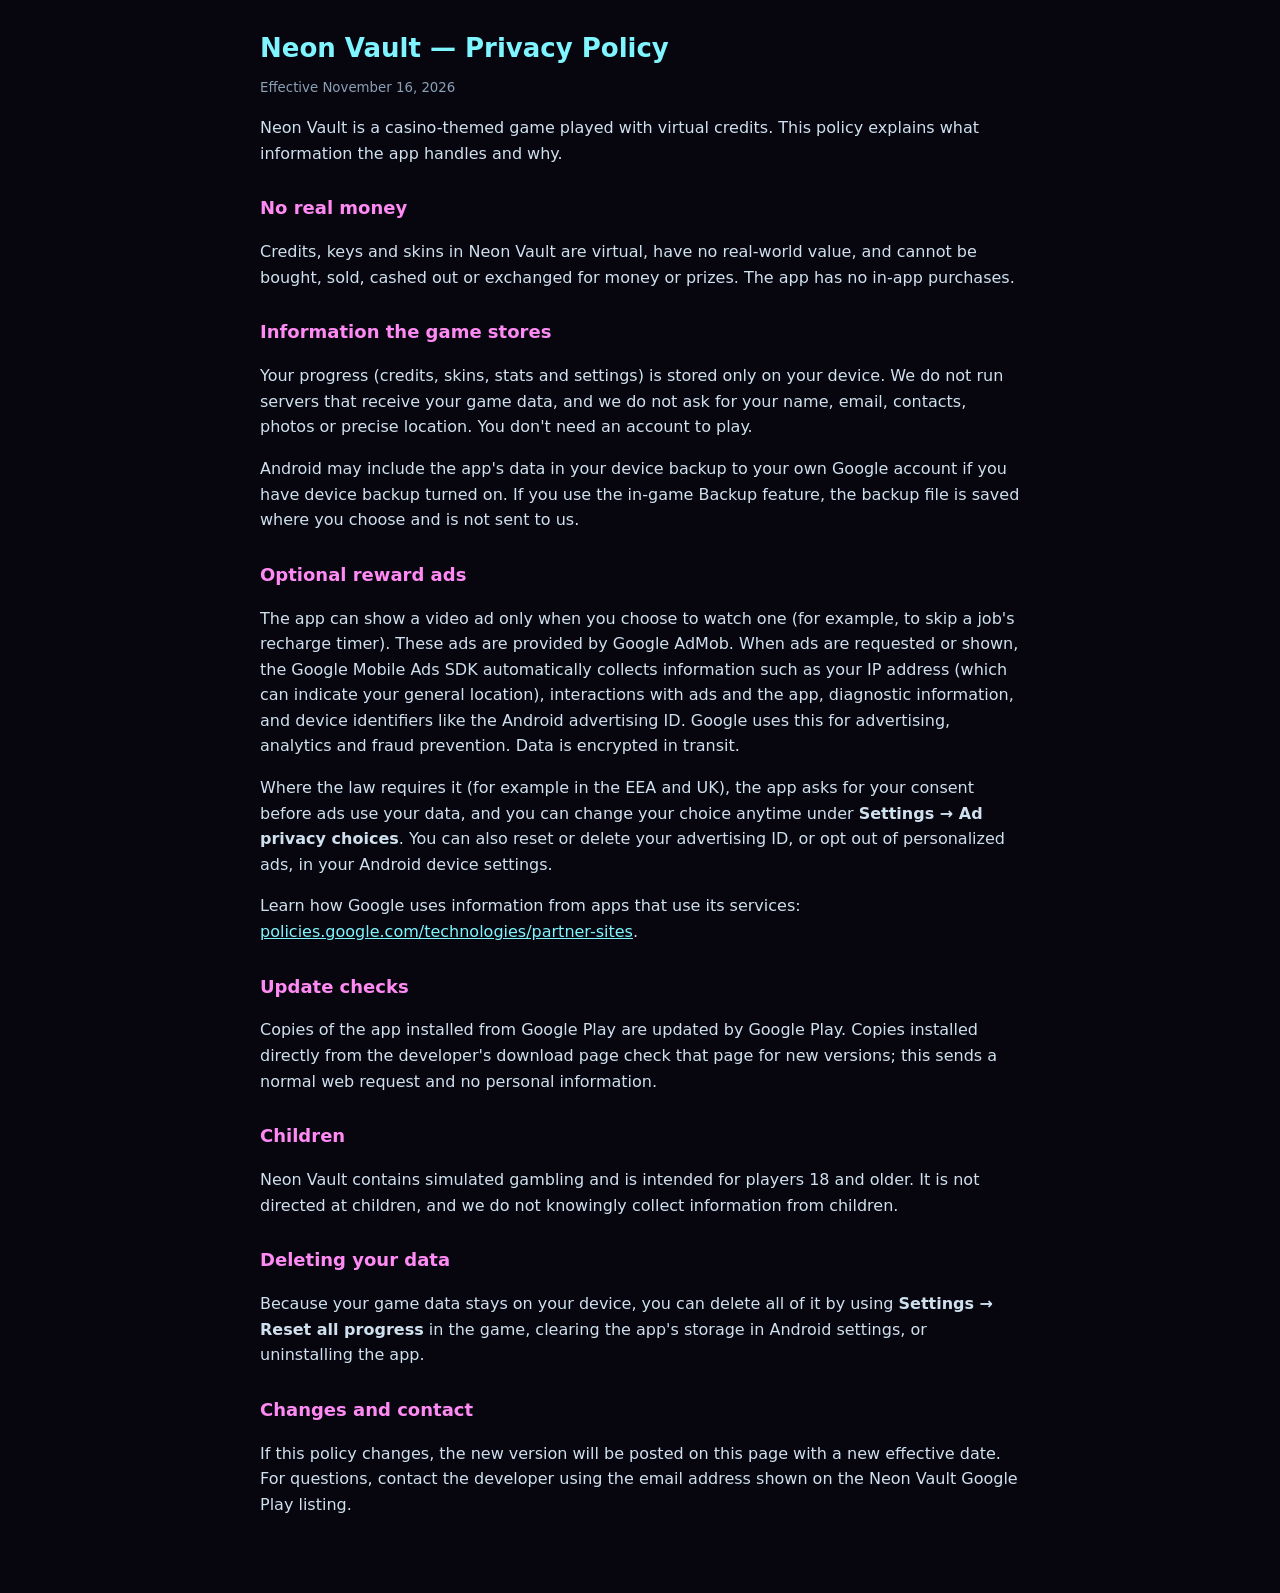
<file: privacy.html>
<!DOCTYPE html>
<html lang="en"><head><meta charset="utf-8"><meta name="viewport" content="width=device-width,initial-scale=1">
<title>Neon Vault · Privacy Policy</title>
<style>body{font:16px/1.6 system-ui,-apple-system,Segoe UI,Roboto,sans-serif;max-width:760px;margin:0 auto;padding:28px 20px 60px;color:#e8f4ff;background:#07060f}
h1{font-size:26px;margin:0 0 4px;color:#7ff6ff}h2{font-size:18px;margin:28px 0 6px;color:#ff8af4}a{color:#7ff6ff}p,li{color:#cfe0ee}small{color:#8aa0b4}</style></head>
<body>
<h1>Neon Vault — Privacy Policy</h1>
<small>Effective November 16, 2026</small>

<p>Neon Vault is a casino-themed game played with virtual credits. This policy explains what information the app handles and why.</p>

<h2>No real money</h2>
<p>Credits, keys and skins in Neon Vault are virtual, have no real-world value, and cannot be bought, sold, cashed out or exchanged for money or prizes. The app has no in-app purchases.</p>

<h2>Information the game stores</h2>
<p>Your progress (credits, skins, stats and settings) is stored only on your device. We do not run servers that receive your game data, and we do not ask for your name, email, contacts, photos or precise location. You don't need an account to play.</p>
<p>Android may include the app's data in your device backup to your own Google account if you have device backup turned on. If you use the in-game Backup feature, the backup file is saved where you choose and is not sent to us.</p>

<h2>Optional reward ads</h2>
<p>The app can show a video ad only when you choose to watch one (for example, to skip a job's recharge timer). These ads are provided by Google AdMob. When ads are requested or shown, the Google Mobile Ads SDK automatically collects information such as your IP address (which can indicate your general location), interactions with ads and the app, diagnostic information, and device identifiers like the Android advertising ID. Google uses this for advertising, analytics and fraud prevention. Data is encrypted in transit.</p>
<p>Where the law requires it (for example in the EEA and UK), the app asks for your consent before ads use your data, and you can change your choice anytime under <b>Settings → Ad privacy choices</b>. You can also reset or delete your advertising ID, or opt out of personalized ads, in your Android device settings.</p>
<p>Learn how Google uses information from apps that use its services: <a href="https://policies.google.com/technologies/partner-sites">policies.google.com/technologies/partner-sites</a>.</p>

<h2>Update checks</h2>
<p>Copies of the app installed from Google Play are updated by Google Play. Copies installed directly from the developer's download page check that page for new versions; this sends a normal web request and no personal information.</p>

<h2>Children</h2>
<p>Neon Vault contains simulated gambling and is intended for players 18 and older. It is not directed at children, and we do not knowingly collect information from children.</p>

<h2>Deleting your data</h2>
<p>Because your game data stays on your device, you can delete all of it by using <b>Settings → Reset all progress</b> in the game, clearing the app's storage in Android settings, or uninstalling the app.</p>

<h2>Changes and contact</h2>
<p>If this policy changes, the new version will be posted on this page with a new effective date. For questions, contact the developer using the email address shown on the Neon Vault Google Play listing.</p>
</body></html>
</file>
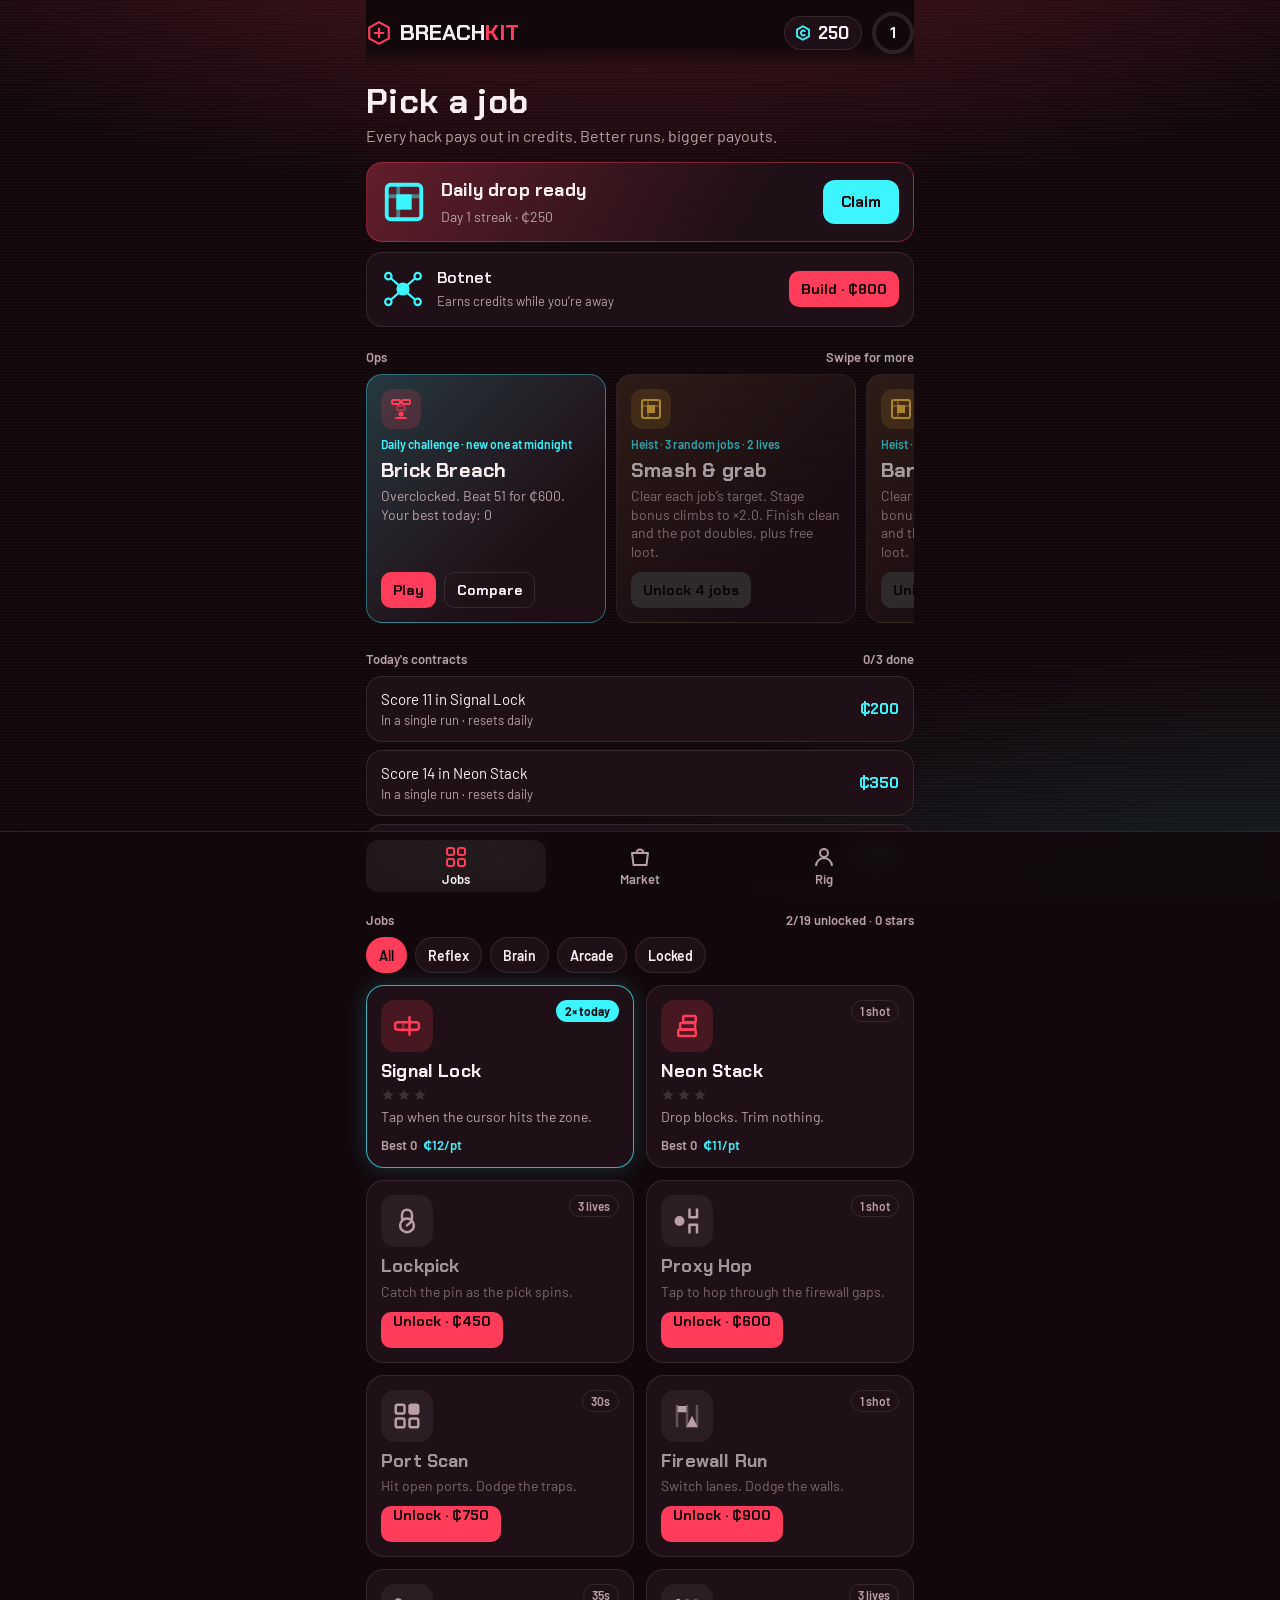
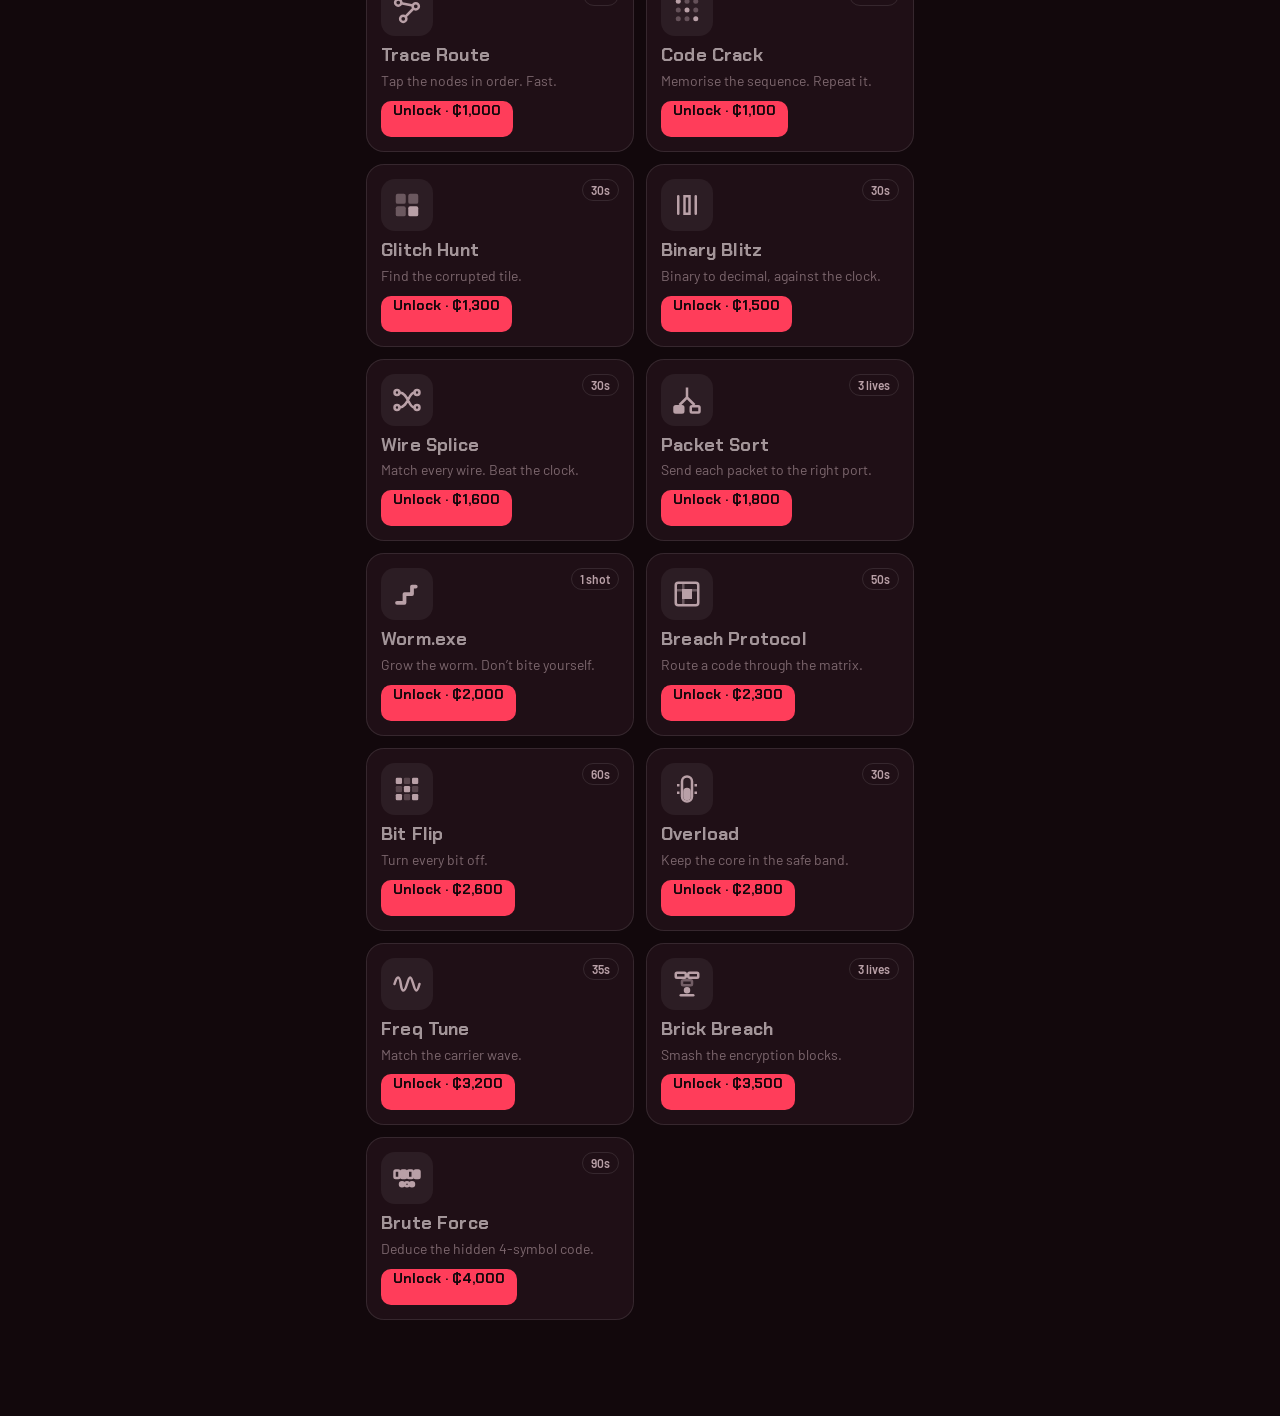
<file: breachkit/source/game.html>
<!DOCTYPE html>
<html lang="en">
<head>
<meta charset="utf-8">
<meta name="viewport" content="width=device-width,initial-scale=1,viewport-fit=cover,user-scalable=no">
<meta name="theme-color" content="#12080c">
<title>Breach Kit</title>
<link rel="preconnect" href="https://fonts.googleapis.com">
<link href="https://fonts.googleapis.com/css2?family=Chakra+Petch:wght@500;600;700&family=Barlow:wght@400;500;600&display=swap" rel="stylesheet">
<style>
/* VOICE: contraband arcade console, punchy and kinetic
   IDEA: a hacker's handheld job board: pick a break-in, run it, get paid
   PICTURE: every job runs full screen as one glowing instrument (bar, ring, grid, wave)
   COLOUR and TYPE: oxblood night ground, signal red, ice cyan; Chakra Petch + Barlow
   LAYOUT: phone column, wallet bar on top, job cards, bottom tabs; jobs take the whole screen */
:root{--a:#ff3d5a;--b:#3df5ff;--bg:#12080c;--bg2:#1f0f16;--ink:#fbeff1;--mute:#b9a0a7;--line:rgba(255,255,255,.1);--trap:#ffc93d;color-scheme:dark}
*{box-sizing:border-box;min-width:0;-webkit-tap-highlight-color:transparent}
html,body{margin:0;min-height:100%}
body{background:var(--bg);color:var(--ink);font:16px/1.5 Barlow,system-ui,sans-serif;overflow-x:clip}
body::before{content:"";position:fixed;inset:0;pointer-events:none;z-index:0;background:radial-gradient(110% 55% at 50% -12%,color-mix(in srgb,var(--a) 26%,transparent),transparent 62%),radial-gradient(80% 40% at 100% 100%,color-mix(in srgb,var(--b) 10%,transparent),transparent 70%),repeating-linear-gradient(0deg,rgba(255,255,255,.022) 0 1px,transparent 1px 3px)}
button{font:inherit;color:inherit;cursor:pointer}
h1,h2,h3,.disp{font-family:"Chakra Petch",system-ui,sans-serif;letter-spacing:.01em}
#app{position:relative;z-index:1;max-width:580px;margin:0 auto;padding:0 16px calc(96px + env(safe-area-inset-bottom))}
.top{position:sticky;top:0;z-index:5;display:flex;align-items:center;gap:10px;padding:calc(12px + env(safe-area-inset-top)) 0 12px;background:linear-gradient(var(--bg) 70%,transparent)}
.brand{font:700 22px/1 "Chakra Petch",system-ui,sans-serif;flex:1;display:flex;align-items:center;gap:8px}
.brand b{color:var(--a)}
.brand svg{width:26px;height:26px;color:var(--a)}
.wallet{display:flex;align-items:center;gap:6px;padding:7px 12px 7px 9px;border-radius:999px;background:var(--bg2);border:1px solid var(--line);font:700 17px/1 "Chakra Petch",system-ui,sans-serif;font-variant-numeric:tabular-nums;white-space:nowrap}
.coin{width:18px;height:18px;flex:none;color:var(--b)}
.lvl{--p:0;width:42px;height:42px;border-radius:50%;flex:none;display:grid;place-items:center;background:conic-gradient(var(--a) calc(var(--p)*1%),rgba(255,255,255,.1) 0);position:relative;font:700 15px "Chakra Petch",system-ui,sans-serif}
.lvl::before{content:"";position:absolute;inset:4px;border-radius:50%;background:var(--bg)}
.lvl span{position:relative}
.view{display:none;animation:in .25s ease}.view.on{display:block}
@keyframes in{from{opacity:0;transform:translateY(6px)}}
h2{font-size:clamp(26px,7vw,34px);line-height:1.05;margin:18px 0 4px;text-wrap:balance}
.sub{color:var(--mute);margin:0 0 14px}
.sec{font:600 13px/1 Barlow;color:var(--mute);margin:24px 0 10px;display:flex;justify-content:space-between}
.card{background:var(--bg2);border:1px solid var(--line);border-radius:16px;padding:14px}
.drop{display:flex;align-items:center;gap:14px;margin-top:8px;background:linear-gradient(120deg,color-mix(in srgb,var(--a) 30%,var(--bg2)),var(--bg2) 70%);border-color:color-mix(in srgb,var(--a) 40%,transparent)}
.drop svg{width:46px;height:46px;flex:none;color:var(--b)}
.drop div{flex:1}.drop h3{margin:0;font-size:18px}.drop p{margin:2px 0 0;color:var(--mute);font-size:14px}
.btn{border:0;border-radius:12px;min-height:44px;padding:0 18px;background:var(--a);color:#14070b;font:700 15px "Chakra Petch",system-ui,sans-serif;white-space:nowrap;transition:transform .08s,filter .15s}
.btn:active{transform:scale(.96)}.btn:focus-visible,.job:focus-visible,input:focus-visible{outline:2px solid var(--b);outline-offset:2px}
.btn.alt{background:var(--b)}.btn.ghost{background:transparent;color:var(--ink);border:1px solid var(--line)}
.btn[disabled]{filter:grayscale(1) brightness(.6);cursor:not-allowed}
.btn.sm{min-height:36px;padding:0 12px;font-size:14px;border-radius:10px}
.btn.wide{width:100%}
.ctr{display:grid;gap:8px}
.ct{display:flex;align-items:center;gap:12px;padding:11px 14px}
.ct .t{flex:1;font-size:15px}.ct .t small{display:block;color:var(--mute);font-size:13px}
.ct .r{font:700 15px "Chakra Petch",system-ui,sans-serif;color:var(--b);white-space:nowrap}
.ct.done{opacity:.55}.ct.done .r{color:var(--mute);text-decoration:line-through}
.jobs{display:grid;grid-template-columns:repeat(2,minmax(0,1fr));gap:12px}
@media(max-width:350px){.jobs{grid-template-columns:minmax(0,1fr)}}
.job{position:relative;text-align:left;background:var(--bg2);border:1px solid var(--line);border-radius:18px;padding:14px;display:flex;flex-direction:column;gap:6px;overflow:hidden;transition:transform .1s,border-color .2s}
.job:not(.locked):active{transform:scale(.97)}
.job:not(.locked):hover{border-color:color-mix(in srgb,var(--a) 60%,transparent)}
.job .ic{width:52px;height:52px;border-radius:14px;display:grid;place-items:center;background:color-mix(in srgb,var(--a) 18%,transparent);color:var(--a)}
.job .ic svg{width:30px;height:30px}
.job h3{margin:4px 0 0;font-size:18px;line-height:1.1}
.job p{margin:0;color:var(--mute);font-size:14px;line-height:1.35;flex:1}
.job .meta{display:flex;justify-content:space-between;gap:6px;font:600 13px Barlow,system-ui,sans-serif;color:var(--mute);margin-top:4px;flex-wrap:wrap}
.job .meta .rate{color:var(--b)}
.job.locked .ic{background:rgba(255,255,255,.06);color:var(--mute)}
.job.locked h3,.job.locked p{opacity:.6}
.job .mode{position:absolute;top:14px;right:14px;font:600 12px Barlow,system-ui,sans-serif;color:var(--mute);padding:3px 8px;border-radius:999px;border:1px solid var(--line)}
.tabs{position:fixed;left:0;right:0;bottom:0;z-index:6;display:flex;justify-content:center;gap:4px;padding:8px 12px calc(8px + env(safe-area-inset-bottom));background:color-mix(in srgb,var(--bg) 88%,transparent);backdrop-filter:blur(12px);border-top:1px solid var(--line)}
.tabs button{flex:1;max-width:180px;background:none;border:0;border-radius:12px;min-height:52px;display:flex;flex-direction:column;align-items:center;justify-content:center;gap:2px;color:var(--mute);font:600 13px Barlow,system-ui,sans-serif;position:relative}
.tabs button svg{width:24px;height:24px}
.tabs button.on{color:var(--ink);background:rgba(255,255,255,.06)}.tabs button.on svg{color:var(--a)}
.tabs .dot{position:absolute;top:8px;right:calc(50% - 20px);width:9px;height:9px;border-radius:50%;background:var(--b)}
/* market */
.cache{display:grid;grid-template-columns:auto 1fr;gap:14px;align-items:center}
.cache svg{width:84px;height:84px;color:var(--b)}
.cache h3{margin:0;font-size:20px}.cache p{margin:2px 0 10px;color:var(--mute);font-size:14px}
.row{display:flex;align-items:center;gap:12px;padding:12px 14px;border-top:1px solid var(--line)}
.row:first-child{border-top:0}
.row .t{flex:1}.row .t b{display:block;font:600 16px "Chakra Petch",system-ui,sans-serif}.row .t small{color:var(--mute);font-size:13px}
.pips{display:flex;gap:4px;margin-top:6px}.pips i{width:16px;height:5px;border-radius:3px;background:rgba(255,255,255,.12)}.pips i.on{background:var(--b)}
.list{padding:0}
.themes{display:grid;grid-template-columns:repeat(auto-fill,minmax(150px,1fr));gap:10px}
.th{border-radius:16px;border:1px solid var(--line);padding:10px;background:var(--bg2);display:flex;flex-direction:column;gap:8px}
.th.eq{border-color:var(--b)}
.sw{height:58px;border-radius:10px;position:relative;overflow:hidden}
.sw i{position:absolute;inset:auto 10px 10px auto;width:22px;height:22px;border-radius:50%}
.th b{font:600 15px "Chakra Petch",system-ui,sans-serif}
/* profile */
.prof{display:flex;gap:14px;align-items:center}
.ava{width:64px;height:64px;border-radius:18px;flex:none;display:grid;place-items:center;background:linear-gradient(135deg,var(--a),var(--b));color:#14070b;font:700 26px "Chakra Petch",system-ui,sans-serif}
.prof input{width:100%;background:transparent;border:0;border-bottom:1px solid var(--line);color:var(--ink);font:700 20px "Chakra Petch",system-ui,sans-serif;padding:4px 0}
.prof small{color:var(--b);font-weight:600}
.stats{display:grid;grid-template-columns:repeat(2,minmax(0,1fr));gap:10px}
.stat b{display:block;font:700 24px "Chakra Petch",system-ui,sans-serif;font-variant-numeric:tabular-nums}.stat span{color:var(--mute);font-size:13px}
.chips{display:flex;flex-wrap:wrap;gap:8px}
.chip{border:1px solid var(--line);background:var(--bg2);border-radius:999px;padding:7px 12px;font:600 14px Barlow,system-ui,sans-serif;min-height:36px}
.chip.on{background:var(--a);color:#14070b;border-color:transparent}
.ach .t b{font-size:15px}.ach.got{opacity:.5}
.bests{display:grid;gap:0}.bests .row{padding:9px 14px}.bests .n{font:700 16px "Chakra Petch",system-ui,sans-serif;font-variant-numeric:tabular-nums}
/* play */
#play{position:fixed;inset:0;z-index:20;background:var(--bg);display:flex;flex-direction:column;padding:env(safe-area-inset-top) 0 env(safe-area-inset-bottom)}
#play[hidden]{display:none}
#play::before{content:"";position:absolute;inset:0;pointer-events:none;background:radial-gradient(90% 50% at 50% 0,color-mix(in srgb,var(--a) 18%,transparent),transparent 65%),repeating-linear-gradient(0deg,rgba(255,255,255,.025) 0 1px,transparent 1px 3px)}
.hud{position:relative;z-index:5;display:grid;grid-template-columns:44px 1fr auto;align-items:center;gap:10px;padding:10px 14px}
.hud .x{width:44px;height:44px;border-radius:12px;border:1px solid var(--line);background:var(--bg2);display:grid;place-items:center}
.hud .x svg{width:20px;height:20px}
.hud .nm{font:600 14px Barlow,system-ui,sans-serif;color:var(--mute);line-height:1.2}
.hud .sc{font:700 34px/1 "Chakra Petch",system-ui,sans-serif;font-variant-numeric:tabular-nums;text-align:right}
.hsub{position:relative;display:flex;align-items:center;gap:8px;padding:0 14px 6px;min-height:22px}
.pip{width:22px;height:8px;border-radius:4px;background:rgba(255,255,255,.12)}.pip.on{background:var(--a);box-shadow:0 0 10px var(--a)}
.tbar{flex:1;height:8px;border-radius:4px;background:rgba(255,255,255,.1);overflow:hidden}
.tbar i{display:block;height:100%;background:var(--b);box-shadow:0 0 12px var(--b);transition:background .3s}
.tbar i.low{background:var(--a)}
#tnum{font:700 15px "Chakra Petch",system-ui,sans-serif;width:38px;text-align:right;font-variant-numeric:tabular-nums}
.oneshot{font:600 13px Barlow,system-ui,sans-serif;color:var(--mute)}
#stage{position:relative;flex:1;touch-action:none;user-select:none;-webkit-user-select:none;overflow:hidden}
.stage-in{position:absolute;inset:0}
.stage-in>canvas{position:absolute;inset:0;width:100%;height:100%}
#stage.hurt{animation:hurt .3s}
@keyframes hurt{0%,100%{transform:none;background:transparent}25%{transform:translateX(-7px);background:rgba(255,30,60,.12)}60%{transform:translateX(5px)}}
.hint{position:relative;text-align:center;color:var(--mute);font-size:14px;padding:6px 20px 12px}
.pop{position:absolute;left:50%;top:26%;transform:translateX(-50%);pointer-events:none;font:700 24px "Chakra Petch",system-ui,sans-serif;color:var(--b);text-shadow:0 0 16px var(--b);white-space:nowrap;animation:pop .9s ease-out forwards;z-index:3}
.pop.bad{color:var(--a);text-shadow:0 0 16px var(--a)}
@keyframes pop{0%{opacity:0;transform:translate(-50%,10px) scale(.8)}15%{opacity:1;transform:translate(-50%,0) scale(1.08)}100%{opacity:0;transform:translate(-50%,-46px) scale(1)}}
.intro{position:absolute;inset:0;z-index:4;display:grid;place-items:center;padding:20px;background:color-mix(in srgb,var(--bg) 82%,transparent);backdrop-filter:blur(6px)}
.intro[hidden]{display:none}
.intro .card{max-width:400px;width:100%;text-align:center;padding:24px 20px}
.intro .ic{width:76px;height:76px;margin:0 auto 10px;border-radius:20px;display:grid;place-items:center;background:color-mix(in srgb,var(--a) 20%,transparent);color:var(--a)}
.intro .ic svg{width:44px;height:44px}
.intro h3{margin:0;font-size:28px}
.intro p{color:var(--mute);margin:8px 0 6px}
.intro .tags{display:flex;justify-content:center;gap:8px;margin:12px 0 18px;flex-wrap:wrap}
/* modal */
.modal{position:fixed;inset:0;z-index:40;display:grid;place-items:end center;background:rgba(0,0,0,.6);backdrop-filter:blur(4px);padding:12px 12px calc(12px + env(safe-area-inset-bottom))}
.modal[hidden]{display:none}
.sheet{width:100%;max-width:440px;background:var(--bg2);border:1px solid var(--line);border-radius:22px;padding:22px 18px 18px;text-align:center;animation:up .25s ease}
@keyframes up{from{transform:translateY(30px);opacity:0}}
@media(min-width:700px){.modal{place-items:center}}
.sheet h3{margin:0 0 4px;font-size:24px}
.sheet p{color:var(--mute);margin:4px 0 16px}
.sheet .acts{display:grid;gap:8px;grid-template-columns:repeat(auto-fit,minmax(130px,1fr))}
.big{font:700 clamp(56px,18vw,80px)/1 "Chakra Petch",system-ui,sans-serif;font-variant-numeric:tabular-nums;margin:6px 0}
.badge{display:inline-block;padding:4px 10px;border-radius:999px;background:var(--b);color:#071216;font:700 13px "Chakra Petch",system-ui,sans-serif}
.earn{display:grid;gap:6px;text-align:left;margin:14px 0 16px;padding:12px 14px;border-radius:14px;background:rgba(255,255,255,.04)}
.earn div{display:flex;justify-content:space-between;font-size:15px}.earn div b{font-family:"Chakra Petch",system-ui,sans-serif;font-variant-numeric:tabular-nums}
.earn .tot{border-top:1px solid var(--line);padding-top:8px;margin-top:2px;font-size:18px}.earn .tot b{color:var(--b);font-size:22px}
.xpb{height:8px;border-radius:4px;background:rgba(255,255,255,.1);overflow:hidden;margin:6px 0 2px}.xpb i{display:block;height:100%;background:var(--a);transition:width .8s ease}
.xpl{display:flex;justify-content:space-between;font-size:13px;color:var(--mute)}
.crate{width:120px;height:120px;margin:4px auto;color:var(--b)}
.crate.shake{animation:shk .12s infinite}
@keyframes shk{0%,100%{transform:rotate(0)}25%{transform:rotate(-6deg) scale(1.03)}75%{transform:rotate(6deg) scale(1.03)}}
.prize{font:700 26px "Chakra Petch",system-ui,sans-serif;margin:8px 0 2px}
.rar{font:700 13px "Chakra Petch",system-ui,sans-serif;letter-spacing:.04em}
.r-common{color:#c9c9d6}.r-rare{color:#4da3ff}.r-epic{color:#c77dff}.r-legendary{color:#ffc93d}
#toasts{position:fixed;left:50%;top:calc(70px + env(safe-area-inset-top));transform:translateX(-50%);z-index:60;display:grid;gap:8px;width:min(92vw,400px);pointer-events:none}
.toast{background:var(--bg2);border:1px solid var(--b);border-radius:14px;padding:10px 14px;font-weight:600;box-shadow:0 10px 30px rgba(0,0,0,.4);animation:up .25s ease}
/* minigame DOM */
.mg{position:absolute;inset:0;display:flex;flex-direction:column;align-items:center;justify-content:center;gap:16px;padding:12px 16px}
.status{font:700 18px "Chakra Petch",system-ui,sans-serif;color:var(--b);min-height:24px;text-align:center}
.sm-grid{display:grid;grid-template-columns:repeat(3,1fr);gap:12px;width:min(88vw,360px)}
.smk{aspect-ratio:1;border-radius:18px;border:1px solid var(--line);background:var(--bg2);font:700 22px "Chakra Petch",system-ui,sans-serif;color:var(--mute);transition:background .08s,box-shadow .08s,color .08s}
.smk.lit{background:var(--a);color:#14070b;box-shadow:0 0 30px var(--a)}
.ports{display:grid;grid-template-columns:repeat(4,1fr);gap:10px;width:min(90vw,400px)}
.port{position:relative;aspect-ratio:1;border-radius:14px;border:1px solid var(--line);background:var(--bg2);font:700 13px "Chakra Petch",system-ui,sans-serif;color:rgba(255,255,255,.25);overflow:hidden;padding:0}
.port.g{background:color-mix(in srgb,var(--b) 30%,var(--bg2));border-color:var(--b);color:var(--ink);box-shadow:0 0 18px color-mix(in srgb,var(--b) 50%,transparent)}
.port.r{background:repeating-linear-gradient(45deg,color-mix(in srgb,var(--trap) 55%,#000) 0 8px,#1a1408 8px 16px);border-color:var(--trap);color:var(--trap)}
.port::after{content:"";position:absolute;left:0;bottom:0;height:4px;width:0;background:currentColor}
.port.g::after,.port.r::after{animation:life var(--life,1000ms) linear forwards}
@keyframes life{from{width:100%}to{width:0}}
.port.hit{animation:hitp .25s}
@keyframes hitp{50%{transform:scale(.9)}}
.wires{position:relative;width:min(92vw,420px);flex:1;max-height:560px;display:flex;justify-content:space-between}
.wires svg{position:absolute;inset:0;width:100%;height:100%;pointer-events:none;overflow:visible}
.wcol{display:flex;flex-direction:column;justify-content:space-around;gap:6px;position:relative;z-index:1}
.wn{min-width:88px;min-height:44px;border-radius:12px;border:2px solid var(--c);background:var(--bg2);font:700 15px "Chakra Petch",system-ui,sans-serif;display:flex;align-items:center;gap:8px;padding:0 12px;color:var(--ink)}
.wn i{width:12px;height:12px;border-radius:50%;background:var(--c);flex:none}
.wcol.r .wn{flex-direction:row-reverse}
.wn.sel{box-shadow:0 0 0 3px var(--c),0 0 22px var(--c)}
.wn.done{opacity:.4}
.bp{width:min(94vw,420px);display:grid;gap:12px}
.bp .lab{font:600 13px Barlow,system-ui,sans-serif;color:var(--mute);margin-bottom:6px}
.seq{display:flex;gap:6px;flex-wrap:wrap}
.cd{min-width:44px;height:36px;border-radius:8px;display:grid;place-items:center;font:700 16px "Chakra Petch",system-ui,sans-serif;background:rgba(255,255,255,.06);border:1px solid var(--line)}
.cd.m{background:var(--b);color:#071216;border-color:transparent}
.cd.slot{border-style:dashed;color:var(--mute)}
.cd.fill{background:color-mix(in srgb,var(--a) 30%,transparent);border-color:var(--a)}
.bgrid{display:grid;gap:6px}
.bc{aspect-ratio:1.15;border-radius:10px;border:1px solid var(--line);background:var(--bg2);font:700 clamp(15px,4.6vw,19px) "Chakra Petch",system-ui,sans-serif;color:var(--mute);padding:0;transition:background .1s}
.bc.act{background:color-mix(in srgb,var(--b) 14%,var(--bg2));color:var(--ink);border-color:color-mix(in srgb,var(--b) 50%,transparent)}
.bc.used{color:transparent;background:transparent;border-style:dashed}
.bc.used::after{content:"[ ]";color:rgba(255,255,255,.2)}
.bc:disabled{cursor:default}
.node{position:absolute;border-radius:50%;border:2px solid var(--b);background:var(--bg2);font:700 18px "Chakra Petch",system-ui,sans-serif;color:var(--ink);padding:0;box-shadow:0 0 14px color-mix(in srgb,var(--b) 35%,transparent)}
.node.done{background:var(--b);color:#071216;opacity:.3;box-shadow:none}
.gl{display:grid;gap:6px;width:min(90vw,400px)}.gt{aspect-ratio:1;border:0;border-radius:8px;padding:0}
.bin{display:flex;gap:6px;justify-content:center}.bin span,.bin i{width:clamp(30px,9vw,44px);text-align:center}
.bin span{height:56px;display:grid;place-items:center;border-radius:10px;background:var(--bg2);border:1px solid var(--line);font:700 28px "Chakra Petch",system-ui,sans-serif;color:var(--mute)}
.bin span.on{color:var(--ink);border-color:var(--b);box-shadow:0 0 14px color-mix(in srgb,var(--b) 40%,transparent)}
.bv{margin-top:-10px}.bv i{font:600 12px Barlow,system-ui,sans-serif;color:var(--mute);font-style:normal}
.opts{display:grid;grid-template-columns:repeat(2,minmax(0,1fr));gap:10px;width:min(90vw,380px)}
.opt{min-height:64px;border-radius:14px;border:1px solid var(--line);background:var(--bg2);font:700 26px "Chakra Petch",system-ui,sans-serif}.opt:disabled{opacity:.3}
.bf{display:grid;gap:8px;width:min(86vw,360px)}
.bfc{aspect-ratio:1;border-radius:12px;border:1px solid var(--line);background:var(--bg2);font:700 20px "Chakra Petch",system-ui,sans-serif;color:rgba(255,255,255,.2);padding:0}
.bfc.on{background:var(--a);color:#14070b;box-shadow:0 0 18px color-mix(in srgb,var(--a) 55%,transparent)}
.mmw{gap:10px;justify-content:flex-start;padding-top:6px}
.mmh{display:grid;gap:5px}.mmr{display:flex;align-items:center;gap:6px}
.mm{width:32px;height:32px;border-radius:9px;display:grid;place-items:center;background:var(--c);color:#111;font:700 16px "Chakra Petch",system-ui,sans-serif}.mm.e{background:transparent;border:1px dashed rgba(255,255,255,.16)}
.status .mm{display:inline-grid;width:24px;height:24px;font-size:13px;vertical-align:middle;margin-left:3px}
.fb{display:grid;grid-template-columns:repeat(2,10px);gap:3px;margin-left:8px}.fb i{width:10px;height:10px;border-radius:50%;border:1px solid rgba(255,255,255,.15)}.fb i.x{background:var(--b);border-color:var(--b)}.fb i.p{border:2px solid var(--b)}
.mmr.cur{margin-top:2px}.mmr.cur .mm{width:44px;height:44px;font-size:20px}
.keys{display:grid;grid-template-columns:repeat(4,minmax(0,1fr));gap:8px;width:min(92vw,380px)}
.key{min-height:48px;border-radius:12px;border:2px solid var(--c,rgba(255,255,255,.16));background:var(--bg2);font:700 18px "Chakra Petch",system-ui,sans-serif;color:var(--c,var(--ink))}
.key.go{background:var(--a);color:#14070b;border-color:transparent}.key:disabled{opacity:.4}
@media(max-height:700px){.mm{width:26px;height:26px;font-size:13px}.mmh{gap:3px}.key{min-height:42px}}
.stars{display:flex;gap:2px}.st{width:14px;height:14px;fill:rgba(255,255,255,.14)}.st.on{fill:var(--trap)}
.job.hot{border-color:color-mix(in srgb,var(--b) 70%,transparent);box-shadow:0 0 22px color-mix(in srgb,var(--b) 18%,transparent)}
.job .mode.hot{background:var(--b);color:#071216;border-color:transparent;font-weight:700}
#jf{margin-bottom:12px}
.caches{display:grid;gap:10px}
.cache.vault{background:linear-gradient(120deg,color-mix(in srgb,var(--trap) 16%,var(--bg2)),var(--bg2) 70%);border-color:color-mix(in srgb,var(--trap) 40%,transparent)}.cache.vault svg{color:var(--trap)}
.cache.vault .btn{background:var(--trap)}
.hud .nm small{display:block;color:var(--b);font-size:12px;font-weight:600}
.seg{display:grid;grid-template-columns:1fr 1fr;gap:4px;padding:4px;border-radius:12px;background:rgba(255,255,255,.06);margin:10px 0 6px}
.seg button{border:0;background:none;border-radius:9px;min-height:40px;font:600 14px Barlow,system-ui,sans-serif;color:var(--mute)}.seg button.on{background:var(--a);color:#14070b}
.ihl{color:var(--ink)!important;background:rgba(255,255,255,.06);border-radius:10px;padding:8px 10px;font-size:14px}
.hl{display:flex;align-items:center;gap:6px;flex-wrap:wrap;margin:6px 0 12px;justify-content:center}
.hs{width:30px;height:30px;border-radius:9px;display:grid;place-items:center;background:rgba(255,255,255,.06);color:var(--mute)}.hs svg{width:18px;height:18px}
.hs.done{background:var(--b);color:#071216}.hs.cur{outline:2px solid var(--a);color:var(--a)}
.hlv{display:flex;gap:6px;margin-left:8px}.hlv i{width:10px;height:10px;transform:rotate(45deg);background:var(--a);box-shadow:0 0 8px var(--a)}.hlv i.x{background:rgba(255,255,255,.15);box-shadow:none}
.ops{display:grid;grid-auto-flow:column;grid-auto-columns:minmax(240px,82%);gap:10px;overflow-x:auto;scroll-snap-type:x mandatory;padding-bottom:6px;scrollbar-width:none}.ops::-webkit-scrollbar{display:none}
.op{scroll-snap-align:start;display:flex;flex-direction:column;gap:6px}.op small{color:var(--b);font-weight:600;font-size:12px}.op h3{margin:0;font-size:20px;line-height:1.1}.op p{margin:0;color:var(--mute);font-size:14px;line-height:1.35}.op .grow{flex:1}
.op .acts2{display:flex;gap:8px;margin-top:4px}.op.locked{opacity:.65}.op .ic{width:40px;height:40px;border-radius:12px;display:grid;place-items:center;background:color-mix(in srgb,var(--a) 18%,transparent);color:var(--a)}.op .ic svg{width:24px;height:24px}
.op.chal{background:linear-gradient(135deg,color-mix(in srgb,var(--b) 18%,var(--bg2)),var(--bg2) 70%);border-color:color-mix(in srgb,var(--b) 40%,transparent)}
.op.heist{background:linear-gradient(135deg,color-mix(in srgb,var(--trap) 13%,var(--bg2)),var(--bg2) 70%)}.op.heist .ic{background:color-mix(in srgb,var(--trap) 18%,transparent);color:var(--trap)}
.bot{display:flex;align-items:center;gap:12px;margin-top:10px}.bot .t{flex:1}.bot .t b{display:block;font:600 16px "Chakra Petch",system-ui,sans-serif}.bot .t small{color:var(--mute);font-size:13px}
.bot .bi{width:44px;height:44px;flex:none;color:var(--b)}.bot .xpb{margin:6px 0 0}.bot .xpb i{background:var(--b);transition:width 1s linear}
.skins{display:grid;grid-template-columns:repeat(auto-fill,minmax(104px,1fr));gap:10px}
.sk{border-radius:14px;border:1px solid var(--line);background:var(--bg2);padding:10px;display:flex;flex-direction:column;gap:6px}.sk.eq{border-color:var(--b)}
.sk b{font:600 14px "Chakra Petch",system-ui,sans-serif;line-height:1.1}.sk .rar{font-size:12px}.sk .btn{min-height:34px;padding:0 8px;font-size:13px}
.skp{height:30px;border-radius:8px;position:relative}.skp.p{height:12px;border-radius:6px;margin:9px 0}
.skp.b::after{content:"";position:absolute;inset:0;background:repeating-linear-gradient(90deg,transparent 0 22%,rgba(0,0,0,.5) 22% 25%);border-radius:inherit}
.skp.anim{animation:slide 2.4s linear infinite}@keyframes slide{to{background-position:200% 0}}.skp.flk{animation:flk 1.2s steps(2) infinite}@keyframes flk{50%{opacity:.4}}
.skp.big{height:44px;width:72%;margin:0 auto}.skp.big.p{height:18px;border-radius:9px}
.reveal{position:relative;height:150px;display:grid;place-items:center;overflow:hidden;margin:-8px -6px 4px;border-radius:16px}
.rays{position:absolute;inset:-60%;background:repeating-conic-gradient(var(--rc) 0 7deg,transparent 7deg 20deg);opacity:.3;animation:spin 8s linear infinite;-webkit-mask:radial-gradient(circle,#000 10%,transparent 55%);mask:radial-gradient(circle,#000 10%,transparent 55%)}@keyframes spin{to{transform:rotate(1turn)}}
.reveal svg{position:relative;width:96px;height:96px;color:var(--rc);filter:drop-shadow(0 0 18px var(--rc))}.reveal>.skp{z-index:1}
.reveal.burst>*:last-child{animation:rpop .55s ease}@keyframes rpop{0%{transform:scale(.6);filter:brightness(3)}60%{transform:scale(1.08)}}
.reel{font:700 22px "Chakra Petch",system-ui,sans-serif;min-height:32px;margin:8px 0 2px;transition:color .1s}
.code{display:flex;gap:8px;margin:0 0 14px}.code input,.cmp input{flex:1;width:100%;background:rgba(255,255,255,.06);border:1px solid var(--line);border-radius:10px;color:var(--ink);font:600 16px "Chakra Petch",system-ui,sans-serif;padding:0 10px;min-height:44px}
.cmp{display:grid;gap:10px;margin-bottom:12px}.vs{display:grid;grid-template-columns:1fr auto 1fr;gap:8px;align-items:center;margin:4px 0 14px}.vs div{background:rgba(255,255,255,.05);border-radius:12px;padding:10px}.vs b{display:block;font:700 28px "Chakra Petch",system-ui,sans-serif}.vs span{color:var(--mute);font-size:13px;overflow-wrap:anywhere}.vs .win{outline:2px solid var(--b)}
.pres{display:flex;gap:12px;align-items:center}.pres .t{flex:1}.pres .t b{display:block;font:600 17px "Chakra Petch",system-ui,sans-serif}.pres .t small{color:var(--mute);font-size:13px;line-height:1.35;display:block}
input[type=range]{width:140px;accent-color:var(--a);min-height:36px}
@media(prefers-reduced-motion:reduce){*{animation-duration:.01ms!important}}
</style>
</head>
<body>
<div id="app">
  <header class="top">
    <div class="brand"><svg viewBox="0 0 24 24" fill="none" stroke="currentColor" stroke-width="2"><path d="M12 2 21 7v10l-9 5-9-5V7z"/><path d="M8 12h8M12 8v8" stroke-linecap="round"/></svg><span>BREACH<b>KIT</b></span></div>
    <div class="wallet"><svg class="coin" viewBox="0 0 24 24" fill="none" stroke="currentColor" stroke-width="2.4"><path d="M12 3 20 7.5v9L12 21l-8-4.5v-9z"/><path d="M14.5 9.5a3.2 3.2 0 1 0 0 5" stroke-linecap="round"/></svg><span id="cr">0</span></div>
    <div class="lvl" id="lvl" title="Level"><span id="lvn">1</span></div>
  </header>
  <main>
    <section class="view on" id="v-jobs">
      <h2>Pick a job</h2>
      <p class="sub">Every hack pays out in credits. Better runs, bigger payouts.</p>
      <div id="daily"></div>
      <div id="botnet"></div>
      <div class="sec"><span>Ops</span><span>Swipe for more</span></div>
      <div class="ops" id="ops"></div>
      <div class="sec"><span>Today's contracts</span><span id="ctnote"></span></div>
      <div class="ctr" id="contracts"></div>
      <div class="sec"><span>Jobs</span><span id="jcount"></span></div>
      <div class="chips" id="jf"></div>
      <div class="jobs" id="jobs"></div>
    </section>
    <section class="view" id="v-market">
      <h2>Black market</h2>
      <p class="sub">Spend what you stole. Upgrades make every job easier and pay more.</p>
      <div class="card cache">
        <svg viewBox="0 0 64 64" fill="none" stroke="currentColor" stroke-width="2.5" stroke-linejoin="round"><path d="M32 6 56 18v28L32 58 8 46V18z"/><path d="M8 18l24 12 24-12M32 30v28"/><path d="M20 12l24 12" opacity=".5"/></svg>
        <div><h3>Data cache</h3><p>Credits, revive chips, rare titles or a cache-only theme.</p><button class="btn alt" data-crate="0">Crack open · ₵600</button></div>
      </div>
      <div class="card cache vault" style="margin-top:10px">
        <svg viewBox="0 0 64 64" fill="none" stroke="currentColor" stroke-width="2.5" stroke-linejoin="round"><rect x="8" y="10" width="48" height="44" rx="6"/><circle cx="32" cy="32" r="11"/><path d="M32 21v4M32 39v4M21 32h4M39 32h4"/><path d="M14 54v4M50 54v4"/></svg>
        <div><h3>Encrypted vault</h3><p>Always rare or better. Double the theme odds, big credit stacks.</p><button class="btn" data-crate="1">Crack vault · ₵2,500</button></div>
      </div>
      <div class="sec"><span>Rig upgrades</span></div>
      <div class="card list" id="ups"></div>
      <div class="sec"><span>Consumables</span></div>
      <div class="card list" id="cons"></div>
      <div class="sec"><span>Botnet</span><span>Earns while you’re away</span></div>
      <div class="card list" id="botups"></div>
      <div class="sec"><span>Pointer skins</span><span id="skc"></span></div>
      <div class="skins" id="skp"></div>
      <div class="sec"><span>Block skins</span><span>Stack, bricks, worm</span></div>
      <div class="skins" id="skb"></div>
      <div class="sec"><span>Themes</span></div>
      <div class="themes" id="themes"></div>
    </section>
    <section class="view" id="v-profile">
      <h2>Your rig</h2>
      <div class="card prof"><div class="ava" id="ava">G</div><div style="flex:1"><input id="handle" maxlength="16" aria-label="Handle" spellcheck="false"><small id="ptitle"></small></div></div>
      <div class="sec"><span>Level progress</span><span id="xpt"></span></div>
      <div class="card"><div class="xpb"><i id="pxp"></i></div><div class="xpl"><span id="pl1"></span><span id="pl2"></span></div></div>
      <div class="sec"><span>Prestige</span></div>
      <div id="prest"></div>
      <div class="sec"><span>Titles</span></div>
      <div class="chips" id="titles"></div>
      <div class="sec"><span>Stats</span></div>
      <div class="stats" id="stats"></div>
      <div class="sec"><span>Best scores</span></div>
      <div class="card list bests" id="bests"></div>
      <div class="sec"><span>Achievements</span><span id="achc"></span></div>
      <div class="card list" id="achs"></div>
      <div class="sec"><span>Settings</span></div>
      <div class="card list">
        <div class="row"><div class="t"><b>Sound</b><small>Blips and bloops</small></div><button class="btn sm ghost" id="snd"></button></div>
        <div class="row"><div class="t"><b>Music</b><small>Synthwave, played live by the app</small></div><input type="range" id="mus" min="0" max="1" step="0.05" aria-label="Music volume"></div>
        <div class="row" id="updrow" hidden><div class="t"><b>Updates</b><small id="updinfo">Automatic</small></div><button class="btn sm ghost" id="updchk">Check now</button></div>
        <div class="row"><div class="t"><b>Wipe progress</b><small>Start over from zero</small></div><button class="btn sm ghost" id="wipe">Wipe</button></div>
      </div>
    </section>
  </main>
</div>
<nav class="tabs">
  <button class="on" data-tab="jobs"><svg viewBox="0 0 24 24" fill="none" stroke="currentColor" stroke-width="2"><rect x="3" y="3" width="7" height="7" rx="2"/><rect x="14" y="3" width="7" height="7" rx="2"/><rect x="3" y="14" width="7" height="7" rx="2"/><rect x="14" y="14" width="7" height="7" rx="2"/></svg>Jobs</button>
  <button data-tab="market"><svg viewBox="0 0 24 24" fill="none" stroke="currentColor" stroke-width="2" stroke-linejoin="round"><path d="M4 8h16l-1.5 12h-13z"/><path d="M8.5 8a3.5 3.5 0 0 1 7 0"/></svg>Market</button>
  <button data-tab="profile"><svg viewBox="0 0 24 24" fill="none" stroke="currentColor" stroke-width="2"><circle cx="12" cy="8" r="4"/><path d="M4 21a8 8 0 0 1 16 0"/></svg>Rig<span class="dot" id="adot" hidden></span></button>
</nav>
<div id="play" hidden>
  <div class="hud"><button class="x" id="quit" aria-label="Quit job"><svg viewBox="0 0 24 24" fill="none" stroke="currentColor" stroke-width="2.4" stroke-linecap="round"><path d="M6 6l12 12M18 6 6 18"/></svg></button><div class="nm" id="hnm"></div><div class="sc" id="hsc">0</div></div>
  <div class="hsub" id="hsub"></div>
  <div id="stage"></div>
  <div class="hint" id="hint"></div>
  <div class="intro" id="intro"></div>
</div>
<div class="modal" id="modal" hidden><div class="sheet" id="sheet"></div></div>
<div id="toasts"></div>
<script>
{
const $=s=>document.querySelector(s);
const clamp=(v,a,b)=>Math.max(a,Math.min(b,v)),rnd=(a,b)=>a+Math.random()*(b-a),ri=(a,b)=>Math.floor(rnd(a,b+1)),pick=a=>a[Math.floor(Math.random()*a.length)];
const fmt=n=>Math.round(n).toLocaleString('en-US');
const dkey=d=>d.getFullYear()+'-'+(d.getMonth()+1)+'-'+d.getDate();
const today=()=>dkey(new Date()),yday=()=>{const d=new Date();d.setDate(d.getDate()-1);return dkey(d)};
const TAU=Math.PI*2;
const hexA=(h,a)=>{const n=parseInt(h.slice(1),16);return `rgba(${n>>16},${n>>8&255},${n&255},${a})`};
const mix=(h1,h2,t)=>{const a=parseInt(h1.slice(1),16),b=parseInt(h2.slice(1),16),c=s=>Math.round(((a>>s)&255)*(1-t)+((b>>s)&255)*t);return `rgb(${c(16)},${c(8)},${c(0)})`};
const rr=(x,X,Y,W,H,r)=>{x.beginPath();x.moveTo(X+r,Y);x.arcTo(X+W,Y,X+W,Y+H,r);x.arcTo(X+W,Y+H,X,Y+H,r);x.arcTo(X,Y+H,X,Y,r);x.arcTo(X,Y,X+W,Y,r);x.closePath()};

/* ---------- data ---------- */
const THEMES=[
 {id:'breach',name:'Breach',a:'#ff3d5a',b:'#3df5ff',bg:'#12080c',bg2:'#1f0f16',cost:0},
 {id:'toxic',name:'Toxic',a:'#b6ff3b',b:'#ff3dd2',bg:'#090e07',bg2:'#131b0f',cost:600},
 {id:'glacier',name:'Glacier',a:'#5cc8ff',b:'#e9fbff',bg:'#06101a',bg2:'#0e1c2b',cost:900},
 {id:'aurum',name:'Aurum',a:'#ffc93d',b:'#b18cff',bg:'#110c05',bg2:'#1e160b',cost:1400},
 {id:'sakura',name:'Sakura',a:'#ff8fc8',b:'#7dffcf',bg:'#130a10',bg2:'#21121b',cost:2000},
 {id:'phantom',name:'Phantom',a:'#ececf4',b:'#ff6a3d',bg:'#0b0b0e',bg2:'#17171c',cost:3000},
 {id:'solar',name:'Solar Flare',a:'#ff7a1a',b:'#ffe14d',bg:'#140906',bg2:'#22110a',crate:1},
 {id:'void',name:'Void Pulse',a:'#8c7bff',b:'#3dffb0',bg:'#08071a',bg2:'#120f2b',crate:1},
 {id:'mainframe',name:'Mainframe',a:'#3dff7a',b:'#eaffef',bg:'#040c06',bg2:'#0b1a0f',crate:1},
 {id:'koi',name:'Neon Koi',a:'#ff8a3d',b:'#3d8bff',bg:'#0b0a12',bg2:'#17141f',crate:1},
 {id:'zerocool',name:'Zero Cool',a:'#ffffff',b:'#ff2e88',bg:'#0a0a0a',bg2:'#161616',px:1},
];
const LEVEL_TITLES={3:'Netrunner',6:'Zero Day',10:'Root Access',15:'Ghost in the Wire',20:'Architect'};
const CRATE_TITLES=['Packet Witch','Glitch Saint','Null Pointer','Firewall Breaker','Daemon Whisperer','Static Prophet','Kernel Panic','Ping of Death','Root Kit','Cache Money','Sudo Make Me'];
const UPS=[
 {id:'mult',name:'Credit booster',desc:'+15% credits from every job',max:6,base:350},
 {id:'shield',name:'Backup core',desc:'+1 life on jobs with lives',max:2,base:900},
 {id:'slow',name:'Clock skew',desc:'Every job moves 6% slower',max:4,base:600},
 {id:'time',name:'Overclock',desc:'+4 seconds on timed jobs',max:4,base:500},
 {id:'xp',name:'Data siphon',desc:'+20% XP from every job',max:3,base:700},
];
const ICON={
 signal:'<svg viewBox="0 0 24 24" fill="none" stroke="currentColor" stroke-width="2" stroke-linecap="round"><rect x="2.5" y="9" width="19" height="6" rx="2"/><path d="M14 5v14"/><path d="M9 9v6" opacity=".5"/></svg>',
 stack:'<svg viewBox="0 0 24 24" fill="none" stroke="currentColor" stroke-width="2" stroke-linejoin="round"><rect x="5" y="15" width="14" height="5" rx="1"/><rect x="6.5" y="9.5" width="12" height="5" rx="1"/><rect x="9" y="4" width="10" height="5" rx="1"/></svg>',
 lock:'<svg viewBox="0 0 24 24" fill="none" stroke="currentColor" stroke-width="2" stroke-linecap="round"><path d="M8 10V7a4 4 0 0 1 8 0v3"/><circle cx="12" cy="15.5" r="5.5"/><path d="M12 15.5l3-2.5"/></svg>',
 ports:'<svg viewBox="0 0 24 24" fill="none" stroke="currentColor" stroke-width="2"><rect x="3" y="3" width="7" height="7" rx="1.5"/><rect x="14" y="3" width="7" height="7" rx="1.5" fill="currentColor"/><rect x="3" y="14" width="7" height="7" rx="1.5"/><rect x="14" y="14" width="7" height="7" rx="1.5"/></svg>',
 simon:'<svg viewBox="0 0 24 24" fill="currentColor"><circle cx="5" cy="5" r="2"/><circle cx="12" cy="5" r="2" opacity=".4"/><circle cx="19" cy="5" r="2" opacity=".4"/><circle cx="5" cy="12" r="2" opacity=".4"/><circle cx="12" cy="12" r="2"/><circle cx="19" cy="12" r="2" opacity=".4"/><circle cx="5" cy="19" r="2" opacity=".4"/><circle cx="12" cy="19" r="2" opacity=".4"/><circle cx="19" cy="19" r="2"/></svg>',
 wire:'<svg viewBox="0 0 24 24" fill="none" stroke="currentColor" stroke-width="2" stroke-linecap="round"><circle cx="4" cy="6" r="2"/><circle cx="4" cy="18" r="2"/><circle cx="20" cy="6" r="2"/><circle cx="20" cy="18" r="2"/><path d="M6 6c7 0 7 12 12 12M6 18c7 0 7-12 12-12"/></svg>',
 breach:'<svg viewBox="0 0 24 24" fill="none" stroke="currentColor" stroke-width="2"><rect x="3" y="3" width="18" height="18" rx="2"/><path d="M3 9h18M9 3v18" opacity=".45"/><rect x="9" y="9" width="6" height="6" fill="currentColor"/></svg>',
 hop:'<svg viewBox="0 0 24 24" fill="none" stroke="currentColor" stroke-width="2" stroke-linejoin="round"><path d="M14 2v7h6V2M14 22v-7h6v7"/><circle cx="6" cy="12" r="3" fill="currentColor"/></svg>',
 run:'<svg viewBox="0 0 24 24" fill="none" stroke="currentColor" stroke-width="2"><path d="M4 3v18M12 3v18M20 3v18" opacity=".4"/><rect x="5.5" y="5" width="5" height="3" fill="currentColor"/><path d="M16 14l3 6h-6z" fill="currentColor"/></svg>',
 worm:'<svg viewBox="0 0 24 24" fill="none" stroke="currentColor" stroke-width="3" stroke-linecap="round" stroke-linejoin="round"><path d="M4 19h6v-7h6V6h3"/></svg>',
 brick:'<svg viewBox="0 0 24 24" fill="none" stroke="currentColor" stroke-width="2"><rect x="3" y="3" width="8" height="4" rx="1"/><rect x="13" y="3" width="8" height="4" rx="1"/><rect x="8" y="9" width="8" height="4" rx="1" opacity=".5"/><path d="M7 21h10" stroke-linecap="round"/><circle cx="12" cy="17" r="1.6" fill="currentColor"/></svg>',
 trace:'<svg viewBox="0 0 24 24" fill="none" stroke="currentColor" stroke-width="2"><circle cx="5" cy="6" r="2.5"/><circle cx="19" cy="9" r="2.5"/><circle cx="9" cy="19" r="2.5"/><path d="M7.4 6.6l9.2 1.8M17 11l-6.2 6.3"/></svg>',
 glitch:'<svg viewBox="0 0 24 24" fill="currentColor"><rect x="3" y="3" width="8" height="8" rx="1.5" opacity=".45"/><rect x="13" y="3" width="8" height="8" rx="1.5" opacity=".45"/><rect x="3" y="13" width="8" height="8" rx="1.5" opacity=".45"/><rect x="13" y="13" width="8" height="8" rx="1.5"/></svg>',
 binary:'<svg viewBox="0 0 24 24" fill="none" stroke="currentColor" stroke-width="2" stroke-linecap="round"><path d="M5 5v14M10 5h4v14h-4zM19 5v14"/></svg>',
 sort:'<svg viewBox="0 0 24 24" fill="none" stroke="currentColor" stroke-width="2" stroke-linejoin="round"><path d="M12 2v8l-6 6M12 10l6 6"/><rect x="2" y="17" width="7" height="5" rx="1" fill="currentColor"/><rect x="15" y="17" width="7" height="5" rx="1"/></svg>',
 bits:'<svg viewBox="0 0 24 24" fill="currentColor"><rect x="3" y="3" width="5" height="5" rx="1"/><rect x="9.5" y="3" width="5" height="5" rx="1" opacity=".3"/><rect x="16" y="3" width="5" height="5" rx="1"/><rect x="3" y="9.5" width="5" height="5" rx="1" opacity=".3"/><rect x="9.5" y="9.5" width="5" height="5" rx="1"/><rect x="16" y="9.5" width="5" height="5" rx="1" opacity=".3"/><rect x="3" y="16" width="5" height="5" rx="1"/><rect x="9.5" y="16" width="5" height="5" rx="1" opacity=".3"/><rect x="16" y="16" width="5" height="5" rx="1"/></svg>',
 brute:'<svg viewBox="0 0 24 24" fill="none" stroke="currentColor" stroke-width="2"><rect x="2" y="6" width="4" height="6" rx="1"/><rect x="7.3" y="6" width="4" height="6" rx="1" fill="currentColor"/><rect x="12.6" y="6" width="4" height="6" rx="1"/><rect x="18" y="6" width="4" height="6" rx="1" fill="currentColor"/><circle cx="8" cy="17" r="1.6" fill="currentColor"/><circle cx="12" cy="17" r="1.6"/><circle cx="16" cy="17" r="1.6" fill="currentColor"/></svg>',
 reactor:'<svg viewBox="0 0 24 24" fill="none" stroke="currentColor" stroke-width="2"><rect x="8" y="2" width="8" height="20" rx="4"/><rect x="10" y="12" width="4" height="8" rx="2" fill="currentColor"/><path d="M4 9h2M4 15h2M18 9h2M18 15h2"/></svg>',
 freq:'<svg viewBox="0 0 24 24" fill="none" stroke="currentColor" stroke-width="2" stroke-linecap="round"><path d="M2 12c2-7 4-7 5 0s3 7 5 0 3-7 5 0 3 7 5 0"/></svg>',
};

/* ---------- save ---------- */
const KEY='breach_kit_v1';
const DEF={cr:250,xp:0,lvl:1,unlocked:['signal','stack'],best:{},plays:{},up:{mult:0,shield:0,slow:0,time:0,xp:0},themes:['breach'],theme:'breach',titles:['Script Kiddie'],title:'Script Kiddie',handle:'ghost_'+ri(100,999),revives:1,earned:0,runs:0,daily:{last:'',streak:0},contracts:{day:'',list:[]},ach:{},mute:false,perfects:0,crates:0,vaults:0,hotRuns:0,filter:'all',skins:['p_def','b_def'],skin:{p:'p_def',b:'b_def'},bestH:{},heists:0,heistWins:0,bot:{lvl:0,cap:0,last:0},prestige:0,music:.5,chal:{day:'',best:0,claimed:false,streak:0,last:''}};
const fresh=()=>JSON.parse(JSON.stringify(DEF));
let S;
function load(){try{const raw=localStorage.getItem(KEY);S=raw?Object.assign(fresh(),JSON.parse(raw)):fresh()}catch(e){S=fresh()}S.up=Object.assign({},DEF.up,S.up);for(const k of ['skin','bot','chal'])S[k]=Object.assign({},DEF[k],S[k])}
function save(){try{localStorage.setItem(KEY,JSON.stringify(S))}catch(e){}}
load();
const T=()=>THEMES.find(t=>t.id===S.theme)||THEMES[0];
const mult=()=>(1+.15*S.up.mult)*(1+starTotal()*.01)*(1+.25*S.prestige),xpMult=()=>(1+.2*S.up.xp)*(1+.25*S.prestige),slowF=()=>1-.06*S.up.slow,extraT=()=>4*S.up.time;
const xpNeed=l=>Math.round(150*Math.pow(l,1.3));
const upCost=u=>Math.round(u.base*Math.pow(2.1,S.up[u.id]));

/* ---------- sound ---------- */
let AC=null;
function tone(f=440,d=.08,type='square',v=.05,slide=0){if(S.mute)return;try{AC=AC||new(window.AudioContext||window.webkitAudioContext)();if(AC.state==='suspended')AC.resume();const o=AC.createOscillator(),g=AC.createGain(),t=AC.currentTime;o.type=type;o.frequency.setValueAtTime(f,t);if(slide)o.frequency.exponentialRampToValueAtTime(Math.max(40,f+slide),t+d);g.gain.setValueAtTime(v,t);g.gain.exponentialRampToValueAtTime(.0001,t+d);o.connect(g).connect(AC.destination);o.start(t);o.stop(t+d+.02)}catch(e){}}
const later=(ms,f)=>setTimeout(f,ms);
const sfx={tap:()=>tone(660,.05,'square',.03),hit:()=>tone(880,.09,'triangle',.07,500),perfect:()=>{tone(988,.08,'triangle',.07);later(60,()=>tone(1480,.14,'triangle',.07))},miss:()=>tone(170,.25,'sawtooth',.06,-90),coin:()=>{tone(1200,.06,'square',.03);later(70,()=>tone(1700,.12,'square',.03))},over:()=>{tone(320,.2,'sawtooth',.05,-150);later(170,()=>tone(190,.35,'sawtooth',.05,-90))},buy:()=>[523,659,784,1046].forEach((f,i)=>later(i*60,()=>tone(f,.12,'triangle',.06))),tick:()=>tone(1500,.03,'square',.025),bad:()=>tone(240,.12,'square',.05,-60)};
const buzz=p=>{try{navigator.vibrate&&navigator.vibrate(p)}catch(e){}};

/* ---------- games ---------- */
const G=[
{id:'signal',name:'Signal Lock',tag:'Tap when the cursor hits the zone.',how:'A cursor sweeps the bar. Tap anywhere when it sits inside the red zone. Dead centre scores double. The zone shrinks and the cursor speeds up every lock.',mode:'lives',rate:12,cost:0,start(api){
  const cv=api.canvas(),th=api.theme;let pos=0,dir=1,speed=.00055,zone={c:.62,w:.26},rip=[];
  const newZone=()=>{zone.w=Math.max(.055,zone.w*.93);let c,n=0;do{c=rnd(zone.w/2+.03,1-zone.w/2-.03)}while(Math.abs(c-pos)<.2&&n++<30);zone.c=c};
  api.loop((dt,now)=>{pos+=dir*speed*dt*api.slow;if(pos>1){pos=1;dir=-1}if(pos<0){pos=0;dir=1}draw(dt,now)});
  api.onTap(()=>{const d=Math.abs(pos-zone.c);if(d<=zone.w/2){if(d<=zone.w*.12){api.add(2,'PERFECT +2');api.perfect();sfx.perfect()}else{api.add(1,'LOCKED');sfx.hit()}rip.push({x:pos,t:0,ok:1});speed=Math.min(.0017,speed*1.05);newZone()}else{rip.push({x:pos,t:0,ok:0});api.miss('Signal lost')}});
  api.hint('Tap anywhere · Space on keyboard');
  function draw(dt,now){const{x,W,H}=cv;x.clearRect(0,0,W,H);const pad=Math.max(18,W*.07),bw=W-pad*2,bh=Math.min(90,H*.15),by=H*.48-bh/2;
    for(const s of[-1,1]){x.strokeStyle=hexA(th.b,.2);x.lineWidth=2;x.beginPath();for(let i=0;i<=80;i++){const px=pad+bw*i/80,py=by+bh/2+s*(bh/2+34)+Math.sin(i*.45+now*.005*s)*12*Math.sin(i/80*Math.PI);i?x.lineTo(px,py):x.moveTo(px,py)}x.stroke()}
    rr(x,pad,by,bw,bh,12);x.fillStyle='rgba(255,255,255,.045)';x.fill();x.strokeStyle='rgba(255,255,255,.16)';x.lineWidth=1;x.stroke();
    for(let i=0;i<=20;i++){x.fillStyle=i%5?'rgba(255,255,255,.14)':'rgba(255,255,255,.35)';x.fillRect(pad+bw*i/20-.5,by+bh+8,1,i%5?6:12)}
    const zx=pad+bw*(zone.c-zone.w/2),zw=bw*zone.w;x.fillStyle=hexA(th.a,.25);x.fillRect(zx,by,zw,bh);x.fillStyle=hexA(th.a,.6);x.fillRect(pad+bw*zone.c-zw*.12,by,zw*.24,bh);x.strokeStyle=th.a;x.lineWidth=2;x.strokeRect(zx+1,by+1,zw-2,bh-2);
    const cx=pad+bw*pos,pc=PC(now)||th.b;x.shadowColor=pc;x.shadowBlur=20;x.fillStyle=pc;x.fillRect(cx-2.5,by-16,5,bh+32);x.shadowBlur=0;
    rip=rip.filter(r=>(r.t+=dt)<450);for(const r of rip){const k=r.t/450;x.strokeStyle=r.ok?hexA(th.b,1-k):`rgba(255,40,70,${1-k})`;x.lineWidth=3;x.strokeRect(pad+bw*r.x-16-k*70,by-k*36,32+k*140,bh+k*72)}
    x.fillStyle='rgba(255,255,255,.55)';x.font='600 14px Barlow,system-ui,sans-serif';x.textAlign='center';x.fillText(`Zone ${Math.round(zone.w*100)}%   ·   Speed ${(speed/.00055).toFixed(1)}x`,W/2,by+bh+48)}
}},
{id:'stack',name:'Neon Stack',tag:'Drop blocks. Trim nothing.',how:'A block slides across the top of your tower. Tap to drop it. Anything hanging off the edge gets sliced. Land three perfect drops in a row to grow the block back. Miss the tower completely and the job ends.',mode:'one',rate:11,cost:0,start(api){
  const cv=api.canvas(),th=api.theme;let bh,blocks,cur=null,deb=[],cam=0,combo=0,layer=0;
  const baseW=()=>cv.W*.6,yOf=i=>cv.H*.86-(i+1)*bh+cam;
  bh=Math.max(20,Math.min(34,cv.H/19));blocks=[{x:(cv.W-baseW())/2,w:baseW(),i:0}];
  const spawn=()=>{const top=blocks[blocks.length-1],L=layer%2===0;cur={w:top.w,i:blocks.length,dir:L?1:-1,x:L?-top.w*.3:cv.W-top.w*.7}};spawn();
  api.loop((dt,now)=>{if(cur){const v=cv.W*Math.min(.00115,.00042+layer*.000015)*api.slow;cur.x+=cur.dir*v*dt;const mn=-cur.w*.3,mx=cv.W-cur.w*.7;if(cur.x<mn){cur.x=mn;cur.dir=1}if(cur.x>mx){cur.x=mx;cur.dir=-1}}
    const camT=Math.max(0,(blocks.length+1)*bh-cv.H*.46);cam+=(camT-cam)*Math.min(1,dt*.008);
    for(const d of deb){d.vy+=dt*.0016;d.y+=d.vy*dt;d.x+=d.vx*dt;d.r+=d.vr*dt}deb=deb.filter(d=>d.y<cv.H+200);draw(now)});
  api.onTap(()=>{if(!cur)return;const top=blocks[blocks.length-1],l=Math.max(cur.x,top.x),r=Math.min(cur.x+cur.w,top.x+top.w),ov=r-l;
    if(ov<=0){deb.push({x:cur.x,y:yOf(cur.i)-cam,w:cur.w,vy:0,vx:cur.dir*.05,r:0,vr:cur.dir*.002,i:cur.i});cur=null;api.miss('Tower collapsed');return}
    let nx,nw;if(Math.abs(cur.x-top.x)<=Math.max(5,cv.W*.016)){combo++;nx=top.x;nw=top.w;if(combo>=3&&nw<baseW()){const g=Math.min(baseW()-nw,cv.W*.03);nw+=g;nx=clamp(nx-g/2,0,cv.W-nw)}api.add(2,combo>=3?'PERFECT x'+combo:'PERFECT +2');api.perfect();sfx.perfect();tone(500+combo*80,.1,'triangle',.05)}
    else{combo=0;const cutL=cur.x<top.x;deb.push({x:cutL?cur.x:r,y:yOf(cur.i)-cam,w:cur.w-ov,vy:0,vx:(cutL?-1:1)*.06,r:0,vr:(cutL?-1:1)*.003,i:cur.i});nx=l;nw=ov;api.add(1);sfx.hit()}
    blocks.push({x:nx,w:nw,i:blocks.length});layer++;spawn()});
  api.hint('Tap to drop the block');
  const col=i=>BC(i,performance.now())||mix(th.a,th.b,(Math.sin(i*.32)+1)/2);
  function blk(x,X,Y,w,i,glow){x.fillStyle=col(i);if(glow){x.shadowColor=col(i);x.shadowBlur=22}x.fillRect(X,Y,w,bh-2);x.shadowBlur=0;x.fillStyle='rgba(255,255,255,.35)';x.fillRect(X,Y,w,2);x.fillStyle='rgba(0,0,0,.22)';x.fillRect(X+w*.7,Y+2,w*.3,bh-4)}
  function draw(now){const{x,W,H}=cv;x.clearRect(0,0,W,H);x.fillStyle='rgba(255,255,255,.05)';x.font=`700 ${Math.min(W*.5,220)}px "Chakra Petch",system-ui,sans-serif`;x.textAlign='center';x.textBaseline='middle';x.fillText(layer,W/2,H*.42);
    const gy=yOf(-1)+2;if(gy<H){x.fillStyle='rgba(255,255,255,.06)';x.fillRect(0,gy,W,H-gy);x.fillStyle=hexA(th.b,.5);x.fillRect(0,gy,W,2)}
    for(const b of blocks){const y=yOf(b.i);if(y>H||y<-bh)continue;blk(x,b.x,y,b.w,b.i,0)}
    if(cur){blk(x,cur.x,yOf(cur.i),cur.w,cur.i,1)}
    for(const d of deb){x.save();x.translate(d.x+d.w/2,d.y+cam+bh/2);x.rotate(d.r);x.globalAlpha=.85;blk(x,-d.w/2,-bh/2,d.w,d.i,0);x.restore()}
    x.textBaseline='alphabetic'}
  return{revive(){spawn()}};
}},
{id:'lock',name:'Lockpick',tag:'Catch the pin as the pick spins.',how:'The pick spins around the lock. Tap the moment it crosses the glowing pin. Every hit flips its direction and speeds it up. Let it slip past a pin and you lose a life. Clear all pins to open the lock for a bonus.',mode:'lives',rate:12,cost:450,start(api){
  const cv=api.canvas(),th=api.theme;let ang=-Math.PI/2,dir=1,w=.0021,lock=1,pins=3,target,tol=.2,shake=0,ring=0,fx=[];
  const norm=a=>((a%TAU)+TAU)%TAU,sd=()=>{const d=norm((target-ang)*dir);return d>Math.PI?d-TAU:d};
  const place=()=>{target=norm(ang+dir*rnd(1,2.7))};place();
  api.loop((dt,now)=>{ang=norm(ang+dir*w*dt*api.slow);if(sd()<-tol){shake=1;if(api.miss('Pick slipped'))place()}shake*=.9;ring*=.92;draw(dt,now)});
  api.onTap(()=>{const dist=Math.abs(sd());if(dist<tol){fx.push({a:target,t:0});pins--;ring=1;if(dist<tol*.3){api.add(2,'CLEAN +2');api.perfect();sfx.perfect()}else{api.add(1);sfx.hit()}dir*=-1;w=Math.min(.0058,w*1.045);
      if(pins<=0){lock++;pins=2+lock;tol=Math.max(.12,tol*.95);api.add(5,'LOCK '+(lock-1)+' OPEN +5');later(120,()=>tone(1320,.2,'triangle',.06))}place()}
    else{shake=1;if(api.miss('Bad pick'))place()}});
  api.hint('Tap when the pick crosses the pin');
  function draw(dt,now){const{x,W,H}=cv;x.clearRect(0,0,W,H);const R=Math.min(W*.36,H*.3),cx=W/2+(Math.random()-.5)*shake*12,cy=H*.56;
    x.lineCap='round';x.strokeStyle='rgba(255,255,255,.14)';x.lineWidth=R*.14;x.beginPath();x.moveTo(cx-R*.55,cy-R*.75);x.lineTo(cx-R*.55,cy-R*1.15);x.arc(cx,cy-R*1.15,R*.55,Math.PI,0);x.lineTo(cx+R*.55,cy-R*(1.15-.4*Math.min(1,ring*2)));x.stroke();
    x.beginPath();x.arc(cx,cy,R*1.18,0,TAU);x.fillStyle=hexA(th.a,.08);x.fill();
    x.lineWidth=R*.24;x.strokeStyle=hexA(th.a,.22+ring*.3);x.beginPath();x.arc(cx,cy,R,0,TAU);x.stroke();
    x.lineWidth=2;x.strokeStyle=hexA(th.a,.8);for(const k of[.88,1.12]){x.beginPath();x.arc(cx,cy,R*k,0,TAU);x.stroke()}
    x.lineWidth=R*.24;x.strokeStyle=hexA(th.b,.22);x.beginPath();x.arc(cx,cy,R,target-tol,target+tol);x.stroke();
    const tx=cx+Math.cos(target)*R,ty=cy+Math.sin(target)*R;x.shadowColor=th.b;x.shadowBlur=24;x.fillStyle=th.b;x.beginPath();x.arc(tx,ty,R*.09,0,TAU);x.fill();x.shadowBlur=0;
    fx=fx.filter(f=>(f.t+=dt)<400);for(const f of fx){const k=f.t/400;x.strokeStyle=hexA(th.b,1-k);x.lineWidth=3;x.beginPath();x.arc(cx+Math.cos(f.a)*R,cy+Math.sin(f.a)*R,R*(.1+k*.35),0,TAU);x.stroke()}
    const pc=PC(now);x.save();x.translate(cx,cy);x.rotate(ang);x.shadowColor=pc||th.a;x.shadowBlur=16;x.fillStyle=pc||'#fff';rr(x,R*.74,-4,R*.4,8,4);x.fill();x.restore();x.shadowBlur=0;
    x.textAlign='center';x.textBaseline='middle';x.fillStyle=th.a;x.font=`700 ${R*.58}px "Chakra Petch",system-ui,sans-serif`;x.fillText(pins,cx,cy+R*.02);x.font='600 14px Barlow,system-ui,sans-serif';x.fillStyle='rgba(255,255,255,.6)';x.fillText('pins left',cx,cy+R*.42);x.fillText('Lock '+lock,cx,cy-R*.4);x.textBaseline='alphabetic'}
  return{revive(){place()}};
}},
{id:'ports',name:'Port Scan',tag:'Hit open ports. Dodge the traps.',how:'Ports flash open across the grid. Tap the glowing ones before they close. Striped ports are honeypots: tapping one costs you 3 seconds. Chain hits for a combo multiplier.',mode:'timer',time:30,rate:5,cost:750,start(api){
  const el=api.el;el.innerHTML=`<div class="mg"><div class="status" id="pst">Combo x1</div><div class="ports">${Array.from({length:16},(_,i)=>`<button class="port" data-i="${i}">:${[22,80,443,21,25,53,110,143,3306,8080,23,445,139,993,5432,6379][i]}</button>`).join('')}</div></div>`;
  const cells=[...el.querySelectorAll('.port')],st=el.querySelector('#pst'),stt=Array(16).fill(null);let spawnT=300,elT=0,combo=0;
  const m=()=>1+Math.floor(combo/6);const setC=()=>st.textContent=combo>=6?`Combo x${m()} · ${combo} chain`:`Combo x1 · ${combo} chain`;
  const clear=i=>{stt[i]=null;cells[i].className='port'};
  api.loop(dt=>{elT+=dt;spawnT-=dt;const now=performance.now();
    if(spawnT<=0){const free=stt.map((s,i)=>s?-1:i).filter(i=>i>=0);if(free.length){const i=pick(free),trap=Math.random()<Math.min(.32,.18+elT/120000),life=Math.max(560,1250-elT/35)/api.slow;stt[i]={t:trap?'r':'g',until:now+life};cells[i].style.setProperty('--life',life+'ms');cells[i].className='port '+(trap?'r':'g')}spawnT=Math.max(240,720-elT/55)/api.slow}
    stt.forEach((s,i)=>{if(s&&now>s.until){if(s.t==='g'&&combo>0){combo=0;setC()}clear(i)}})});
  cells.forEach((c,i)=>api.listen(c,'pointerdown',e=>{e.preventDefault();if(!api.alive||!stt[i])return;if(stt[i].t==='g'){combo++;api.add(m());sfx.hit();tone(700+Math.min(combo,20)*30,.06,'triangle',.04);clear(i);c.classList.add('hit');later(250,()=>c.classList.remove('hit'))}else{clear(i);combo=0;api.penalty(3,'HONEYPOT −3s')}setC()}));
  api.hint('Tap glowing ports · avoid striped traps');
}},
{id:'simon',name:'Code Crack',tag:'Memorise the sequence. Repeat it.',how:'Watch the keypad light up, then tap the same keys in the same order. Each round adds one more key and plays a little faster. A wrong key costs a life and replays the code.',mode:'lives',rate:8,cost:1100,start(api){
  const el=api.el,K=['A3','7F','1C','E9','55','BD','0X','D4','9E'];el.innerHTML=`<div class="mg"><div class="status" id="sst">Get ready</div><div class="sm-grid">${K.map((k,i)=>`<button class="smk" data-i="${i}">${k}</button>`).join('')}</div></div>`;
  const b=[...el.querySelectorAll('.smk')],st=el.querySelector('#sst');let seq=[],inp=0,ok=false,round=0;
  const light=(i,ms)=>{b[i].classList.add('lit');tone(330+i*70,Math.min(.3,ms/1000),'triangle',.06);later(ms,()=>b[i].classList.remove('lit'))};
  function play(){ok=false;inp=0;st.textContent='Watch · round '+round;const gap=Math.max(230,600-round*28)/api.slow;seq.forEach((v,k)=>api.after(450+k*gap,()=>light(v,gap*.62)));api.after(450+seq.length*gap,()=>{ok=true;st.textContent='Your turn · '+seq.length+' keys'})}
  function next(){round++;seq.push(ri(0,8));play()}
  b.forEach((x,i)=>api.listen(x,'pointerdown',e=>{e.preventDefault();if(!ok||!api.alive)return;light(i,170);if(i===seq[inp]){inp++;if(inp===seq.length){ok=false;st.textContent='Cracked';api.add(seq.length,'ROUND '+round+' +'+seq.length);sfx.hit();api.after(550,next)}}else{ok=false;st.textContent='Wrong key';if(api.miss('Wrong code'))api.after(800,play)}}));
  api.after(400,next);api.hint('Repeat the code in order');
  return{revive(){api.after(500,play)}};
}},
{id:'wire',name:'Wire Splice',tag:'Match every wire. Beat the clock.',how:'Tap a wire on the left, then the matching code on the right. Finish a panel for bonus time; each new panel adds another wire. Wrong splices cost 2 seconds.',mode:'timer',time:30,rate:9,cost:1600,start(api){
  const el=api.el,C=['#ff4d6a','#3df5ff','#ffd23d','#b6ff3b','#ff8fc8','#a98bff','#ff8a3d'],N=['RX','TX','VCC','GND','CLK','DAT','RST'];let n=3,sel=null,links=[],wrap,svg;
  function panel(){links=[];sel=null;const ids=[...Array(n).keys()].sort(()=>Math.random()-.5).slice(0,n),L=ids.slice().sort(()=>Math.random()-.5),R=ids.slice().sort(()=>Math.random()-.5);
    el.innerHTML=`<div class="mg"><div class="status">Panel · ${n} wires</div><div class="wires"><svg></svg><div class="wcol l">${L.map(i=>`<button class="wn" data-k="${i}" style="--c:${C[i]}"><i></i>${N[i]}</button>`).join('')}</div><div class="wcol r">${R.map(i=>`<button class="wn" data-k="${i}" style="--c:${C[i]}"><i></i>${N[i]}</button>`).join('')}</div></div></div>`;
    wrap=el.querySelector('.wires');svg=wrap.querySelector('svg');
    el.querySelectorAll('.l .wn').forEach(x=>x.addEventListener('pointerdown',e=>{e.preventDefault();if(!api.alive||x.classList.contains('done'))return;el.querySelectorAll('.wn.sel').forEach(s=>s.classList.remove('sel'));x.classList.add('sel');sel=x;sfx.tap()}));
    el.querySelectorAll('.r .wn').forEach(x=>x.addEventListener('pointerdown',e=>{e.preventDefault();if(!api.alive||x.classList.contains('done'))return;if(!sel){api.pop('Pick a left wire first','bad');return}
      if(sel.dataset.k===x.dataset.k){sel.classList.remove('sel');sel.classList.add('done');x.classList.add('done');links.push([sel,x,C[+x.dataset.k]]);sel=null;sfx.hit();api.add(1);lines();if(links.length===n){api.add(n,'PANEL +'+n);api.bonusTime(3);later(80,()=>tone(1320,.18,'triangle',.06));n=Math.min(7,n+1);api.after(420,panel)}}
      else{api.penalty(2,'SHORT −2s')}}));}
  function lines(){if(!wrap)return;const w=wrap.getBoundingClientRect();svg.innerHTML=links.map(([a,b,c])=>{const A=a.getBoundingClientRect(),B=b.getBoundingClientRect(),x1=A.right-w.left,y1=A.top+A.height/2-w.top,x2=B.left-w.left,y2=B.top+B.height/2-w.top,m=(x1+x2)/2;return `<path d="M${x1} ${y1}C${m} ${y1} ${m} ${y2} ${x2} ${y2}" stroke="${c}" stroke-width="5" fill="none" stroke-linecap="round" style="filter:drop-shadow(0 0 6px ${c})"/>`}).join('')}
  api.listen(window,'resize',lines);panel();api.hint('Left wire, then its match on the right');
}},
{id:'breach',name:'Breach Protocol',tag:'Route a code through the matrix.',how:'Build the target code in your buffer. Your first pick comes from the top row, then you must alternate: pick from the column of your last pick, then its row, and so on. Spare buffer slots and solves add time and points.',mode:'timer',time:50,rate:1.3,cost:2300,start(api){
  const el=api.el,P=['1C','55','BD','E9','7A','FF'];let solved=0,grid,used,tgt,buf,bsize,act,n;
  function gen(){n=solved<3?5:6;const L=solved<2?3:solved<5?4:5;bsize=Math.min(8,L+2);grid=Array.from({length:n},()=>Array.from({length:n},()=>pick(P)));used=new Set();buf=[];act={row:true,i:0};tgt=Array.from({length:L},()=>pick(P));
    for(let t=0;t<300;t++){const pre=ri(0,1),tot=L+pre,p=[[0,ri(0,n-1)]],u=new Set([p[0]+'']);let ok=true;for(let k=1;k<tot;k++){const[pr,pc]=p[k-1],o=[];for(let j=0;j<n;j++){const c=k%2?[j,pc]:[pr,j];if((k%2?j!==pr:j!==pc)&&!u.has(c+''))o.push(c)}if(!o.length){ok=false;break}const c=pick(o);p.push(c);u.add(c+'')}
      if(ok){for(let k=0;k<L;k++){const[r,c]=p[k+pre];grid[r][c]=tgt[k]}break}}render()}
  const sufMatch=()=>{for(let k=Math.min(tgt.length,buf.length);k>0;k--){if(buf.slice(-k).join()===tgt.slice(0,k).join())return k}return 0};
  const has=()=>{const s=buf.join(' '),t=tgt.join(' ');return s.includes(t)};
  function render(){const m=sufMatch();el.innerHTML=`<div class="mg"><div class="bp"><div><div class="lab">Target code</div><div class="seq">${tgt.map((c,i)=>`<span class="cd ${i<m?'m':''}">${c}</span>`).join('')}</div></div><div><div class="lab">Buffer · ${buf.length}/${bsize}</div><div class="seq">${Array.from({length:bsize},(_,i)=>`<span class="cd ${buf[i]?'fill':'slot'}">${buf[i]||''}</span>`).join('')}</div></div><div class="bgrid" style="grid-template-columns:repeat(${n},1fr)">${grid.map((row,r)=>row.map((c,ci)=>{const u=used.has(r+','+ci),a=!u&&(act.row?r===act.i:ci===act.i);return `<button class="bc ${u?'used':''} ${a?'act':''}" data-r="${r}" data-c="${ci}" ${a?'':'disabled'}>${u?'':c}</button>`}).join('')).join('')}</div></div></div>`;
    el.querySelectorAll('.bc.act').forEach(b=>b.addEventListener('pointerdown',e=>{e.preventDefault();if(api.alive)choose(+b.dataset.r,+b.dataset.c)}))}
  function choose(r,c){used.add(r+','+c);buf.push(grid[r][c]);act=act.row?{row:false,i:c}:{row:true,i:r};sfx.tap();
    if(has()){const pts=10*tgt.length+4*(bsize-buf.length);solved++;render();api.add(pts,'BREACHED +'+pts);api.bonusTime(6);sfx.perfect();api.after(650,gen);return}
    const open=[...Array(n).keys()].some(j=>!used.has(act.row?act.i+','+j:j+','+act.i));if(buf.length>=bsize||!open){render();api.penalty(4,'BUFFER FULL −4s');api.after(650,gen);return}render()}
  gen();api.hint('Top row first, then alternate column and row');
}},
{id:'freq',name:'Freq Tune',tag:'Match the carrier wave.',how:'Drag anywhere on the screen to shape your wave: left and right sets frequency, up and down sets amplitude. Line it up with the dashed target and hold it there to lock. Later signals drift, so keep tracking.',mode:'timer',time:35,rate:18,cost:3200,start(api){
  const cv=api.canvas(),th=api.theme;let pa=.55,pf=2.5,A,F,A0,F0,prog=0,locks=0,ph=0,t0=0,tt=0,flash=0;
  const nt=()=>{let n=0;do{A0=rnd(.25,.95);F0=rnd(1,5)}while(Math.abs(A0-pa)+Math.abs(F0-pf)/4<.35&&n++<40);A=A0;F=F0;prog=0;t0=tt};nt();
  const set=e=>{const r=cv.c.getBoundingClientRect();pf=clamp(1+(e.clientX-r.left)/r.width*4,1,5);pa=clamp(.15+(1-(e.clientY-r.top)/r.height)*.85,.15,1)};
  let down=false;api.listen(cv.c,'pointerdown',e=>{e.preventDefault();down=true;try{cv.c.setPointerCapture(e.pointerId)}catch(_){}set(e)});api.listen(cv.c,'pointermove',e=>{if(down||e.pointerType==='mouse')set(e)});api.listen(cv.c,'pointerup',()=>down=false);
  api.loop((dt,now)=>{tt+=dt;ph+=dt*.004;const dr=Math.min(1,Math.max(0,(locks-2)*.25));A=clamp(A0+Math.sin(tt*.0009*api.slow)*.12*dr,.18,.98);F=clamp(F0+Math.sin(tt*.0006*api.slow+1)*.5*dr,1.05,4.95);
    const err=Math.abs(pa-A)/.85+Math.abs(pf-F)/4,thr=Math.max(.05,.08-locks*.003),inZ=err<thr;prog=clamp(prog+(inZ?dt/750:-dt/1400),0,1);
    if(inZ&&Math.random()<dt/120)tone(400+prog*900,.03,'sine',.025);
    if(prog>=1){locks++;const fast=tt-t0<3500;api.add(fast?2:1,fast?'QUICK LOCK +2':'LOCKED');if(fast)api.perfect();sfx.perfect();api.bonusTime(1);flash=1;nt()}flash*=.92;draw(inZ)});
  api.hint('Drag to shape your wave · hold it on the target');
  function wave(x,W,H,amp,f,col,dash,lw,glow){x.setLineDash(dash);x.strokeStyle=col;x.lineWidth=lw;if(glow){x.shadowColor=col;x.shadowBlur=14}x.beginPath();for(let px=0;px<=W;px+=3){const y=H/2+Math.sin(px/W*f*TAU+ph)*amp*H*.36;px?x.lineTo(px,y):x.moveTo(px,y)}x.stroke();x.setLineDash([]);x.shadowBlur=0}
  function draw(inZ){const{x,W,H}=cv;x.clearRect(0,0,W,H);x.strokeStyle='rgba(255,255,255,.06)';x.lineWidth=1;for(let i=1;i<8;i++){x.beginPath();x.moveTo(W*i/8,0);x.lineTo(W*i/8,H);x.stroke()}for(let i=1;i<6;i++){x.beginPath();x.moveTo(0,H*i/6);x.lineTo(W,H*i/6);x.stroke()}
    if(flash>.02){x.fillStyle=hexA(th.b,flash*.18);x.fillRect(0,0,W,H)}
    wave(x,W,H,A,F,hexA(th.b,.9),[10,8],3,0);wave(x,W,H,pa,pf,inZ?th.b:th.a,[],4,1);
    const px=(pf-1)/4*W,py=(1-(pa-.15)/.85)*H;x.strokeStyle='rgba(255,255,255,.35)';x.lineWidth=1.5;x.beginPath();x.arc(px,py,16,0,TAU);x.moveTo(px-26,py);x.lineTo(px+26,py);x.moveTo(px,py-26);x.lineTo(px,py+26);x.stroke();
    x.fillStyle='rgba(255,255,255,.08)';x.fillRect(16,14,W-32,8);x.fillStyle=inZ?th.b:th.a;x.fillRect(16,14,(W-32)*prog,8);
    x.fillStyle='rgba(255,255,255,.6)';x.font='600 14px Barlow,system-ui,sans-serif';x.textAlign='left';x.fillText(inZ?'Matched · hold it':'Find the signal',16,44);x.textAlign='right';x.fillText('Locks '+locks,W-16,44);
    x.fillStyle='rgba(255,255,255,.3)';x.font='600 12px Barlow,system-ui,sans-serif';x.textAlign='center';x.fillText('Frequency',W/2,H-12);x.save();x.translate(14,H/2);x.rotate(-Math.PI/2);x.fillText('Amplitude',0,0);x.restore()}
}},
{id:'hop',name:'Proxy Hop',tag:'Tap to hop through the firewall gaps.',how:'Your packet falls constantly. Tap to hop upward and thread it through the gap in each firewall. Touching a wall or the floor ends the job.',mode:'one',rate:12,cost:600,start(api){
  const cv=api.canvas(),th=api.theme;let y=cv.H*.45,vy=0,ready=true,pipes=[],passed=0,grace=0,trail=[];
  const k=()=>cv.H/700,X=()=>cv.W*.28,R=()=>Math.max(10,cv.H*.017),PW=()=>Math.max(54,cv.W*.14),FL=()=>cv.H*.94;
  api.onTap(()=>{ready=false;vy=-.56*k();tone(520,.05,'triangle',.04)});
  api.loop((dt,now)=>{const sdt=dt*api.slow,r=R(),x0=X(),pw=PW();
    if(!ready){vy+=.0018*k()*sdt;y+=vy*sdt;const sp=cv.W/390*Math.min(.27,.15+passed*.003);for(const p of pipes)p.x-=sp*sdt;pipes=pipes.filter(p=>p.x>-pw-10);
      const last=pipes[pipes.length-1];if(!last||last.x<cv.W-Math.max(cv.W*.56,230))pipes.push({x:cv.W+20,gy:rnd(cv.H*.26,cv.H*.7),gh:cv.H*Math.max(.21,.31-passed*.004),p:false});
      grace-=dt;for(const p of pipes){if(!p.p&&p.x+pw<x0-r){p.p=true;passed++;api.add(1);tone(900,.05,'triangle',.04)}
        if(grace<=0&&x0+r>p.x&&x0-r<p.x+pw&&(y-r<p.gy-p.gh/2||y+r>p.gy+p.gh/2)){api.miss('Packet fried');return}}
      if(y-r<0){y=r;vy=0}if(y+r>FL()){if(grace>0){y=FL()-r;vy=-.4*k()}else{api.miss('Packet dropped');return}}}
    else y=cv.H*.45+Math.sin(now*.005)*8;
    trail.push(y);if(trail.length>12)trail.shift();draw(now)});
  function draw(now){const{x,W,H}=cv,r=R(),x0=X(),pw=PW();x.clearRect(0,0,W,H);
    for(const p of pipes){for(const[a,b]of[[0,p.gy-p.gh/2],[p.gy+p.gh/2,FL()]]){x.fillStyle=hexA(th.a,.22);x.fillRect(p.x,a,pw,b-a);x.strokeStyle=th.a;x.lineWidth=2;x.strokeRect(p.x+1,a+1,pw-2,b-a-2);x.fillStyle=hexA(th.a,.35);for(let yy=a+8;yy<b-4;yy+=12)x.fillRect(p.x+6,yy,pw-12,2)}}
    x.fillStyle='rgba(255,255,255,.05)';x.fillRect(0,FL(),W,H-FL());x.fillStyle=hexA(th.b,.5);x.fillRect(0,FL(),W,2);
    trail.forEach((ty,i)=>{x.fillStyle=hexA(th.b,i/trail.length*.25);x.beginPath();x.arc(x0-(trail.length-i)*4,ty,r*(.4+i/trail.length*.5),0,TAU);x.fill()});
    if(grace>0&&Math.floor(now/90)%2)x.globalAlpha=.4;{const pc=PC(now)||th.b;x.shadowColor=pc;x.shadowBlur=20;x.fillStyle=pc}x.beginPath();x.arc(x0,y,r,0,TAU);x.fill();x.shadowBlur=0;x.globalAlpha=1;
    x.textAlign='center';x.fillStyle='rgba(255,255,255,.07)';x.font=`700 ${Math.min(W*.4,180)}px "Chakra Petch",system-ui,sans-serif`;x.fillText(passed,W/2,H*.5);
    if(ready){x.fillStyle='rgba(255,255,255,.75)';x.font='600 17px Barlow,system-ui,sans-serif';x.fillText('Tap to hop',W/2,H*.62)}}
  return{revive(){pipes=pipes.filter(p=>p.x>X()+cv.W*.4);y=cv.H*.45;vy=0;ready=true;grace=1300}};
}},
{id:'run',name:'Firewall Run',tag:'Switch lanes. Dodge the walls.',how:'Firewall rows rush toward you. Tap the left or right half of the screen (or use the arrow keys) to switch lanes. Grab data shards for bonus points. One hit ends the job.',mode:'one',rate:9,cost:900,start(api){
  const cv=api.canvas(),th=api.theme,L=3;let lane=1,lx=1,rows=[],t=0,passed=0,grace=0;
  const move=d=>{lane=clamp(lane+d,0,L-1);sfx.tap()};
  api.onTap(e=>{const r=api.el.getBoundingClientRect();move(e.clientX-r.left<r.width/2?-1:1)});
  api.onKey(c=>{if(c==='ArrowLeft')move(-1);if(c==='ArrowRight')move(1)});
  api.loop((dt,now)=>{const sdt=dt*api.slow;t+=sdt;const W=cv.W,H=cv.H,lw=W/L,sz=Math.min(lw*.42,46),py=H*.82,sp=H*Math.min(.00085,.00034+t*.0000000045+passed*.000003);
    lx+=(lane-lx)*Math.min(1,dt*.02);for(const r of rows)r.y+=sp*sdt;
    const last=rows[rows.length-1];if(!last||last.y>H*Math.max(.2,.34-passed*.003)){const nb=Math.random()<Math.min(.6,.25+passed*.01)?2:1,po=last?[0,1,2].filter(i=>!last.b[i]):[0,1,2];let open;if(nb===2){const ok=[0,1,2].filter(l=>po.some(p=>Math.abs(p-l)<=1));open=[pick(ok)]}else{const bl=ri(0,2);open=[0,1,2].filter(i=>i!==bl)}const b=[0,1,2].map(i=>open.includes(i)?0:1);rows.push({y:-sz,b,c:Math.random()<.3?pick(open):-1,p:false})}
    grace-=dt;const rh=sz*.8;
    for(const r of rows){if(r.y+rh>py-sz/2&&r.y<py+sz/2){if(r.b[lane]&&grace<=0){api.miss('Firewall hit');return}if(r.c===lane){r.c=-1;api.add(3,'SHARD +3');sfx.perfect()}}if(!r.p&&r.y>py+sz/2){r.p=true;passed++;api.add(1)}}
    rows=rows.filter(r=>r.y<H+60);draw(now,lw,sz,py,rh)});
  function draw(now,lw,sz,py,rh){const{x,W,H}=cv;x.clearRect(0,0,W,H);x.strokeStyle='rgba(255,255,255,.1)';x.lineWidth=2;x.setLineDash([18,18]);x.lineDashOffset=-(t*.3%36);for(let i=1;i<L;i++){x.beginPath();x.moveTo(i*lw,0);x.lineTo(i*lw,H);x.stroke()}x.setLineDash([]);
    for(const r of rows){r.b.forEach((v,i)=>{if(!v)return;const X=i*lw+8,w=lw-16;x.fillStyle=hexA(th.a,.3);x.fillRect(X,r.y,w,rh);x.strokeStyle=th.a;x.lineWidth=2;x.strokeRect(X+1,r.y+1,w-2,rh-2);x.fillStyle=hexA(th.a,.55);for(let s=X+6;s<X+w-6;s+=14)x.fillRect(s,r.y+4,6,rh-8)});
      if(r.c>=0){const cx=r.c*lw+lw/2,cy=r.y+rh/2,s=sz*.28;x.shadowColor=th.b;x.shadowBlur=16;x.fillStyle=th.b;x.beginPath();x.moveTo(cx,cy-s);x.lineTo(cx+s,cy);x.lineTo(cx,cy+s);x.lineTo(cx-s,cy);x.fill();x.shadowBlur=0}}
    const cx=lx*lw+lw/2;if(grace>0&&Math.floor(now/90)%2)x.globalAlpha=.4;{const pc=PC(now)||th.b;x.shadowColor=pc;x.shadowBlur=22;x.fillStyle=pc}x.beginPath();x.moveTo(cx,py-sz/2);x.lineTo(cx+sz/2,py+sz/2);x.lineTo(cx,py+sz*.25);x.lineTo(cx-sz/2,py+sz/2);x.closePath();x.fill();x.shadowBlur=0;x.globalAlpha=1}
  api.hint('Tap left or right side to switch lanes');
  return{revive(){rows=rows.filter(r=>r.y<cv.H*.35);grace=1200}};
}},
{id:'worm',name:'Worm.exe',tag:'Grow the worm. Don’t bite yourself.',how:'Swipe to steer the worm, or tap to turn toward where you tapped (arrow keys work too). Eat data packets to grow. Gold packets are worth 3 but vanish fast. Hitting a wall or your own tail ends the job.',mode:'one',rate:10,cost:2000,start(api){
  const cv=api.canvas(),th=api.theme,C=14;let R,cs,ox,oy,sn,dir,q=[],food,gold=null,acc=0,eaten=0,dead=false;
  cs=Math.floor((cv.W-16)/C);R=Math.max(10,Math.min(24,Math.floor((cv.H-16)/cs)));cs=Math.floor(Math.min((cv.W-16)/C,(cv.H-16)/R));ox=(cv.W-C*cs)/2;oy=(cv.H-R*cs)/2;
  const reset=()=>{const cx=C>>1,cy=R>>1;sn=[[cx,cy],[cx,cy+1],[cx,cy+2]];dir=[0,-1];q=[]};
  const free=()=>{let p,n=0;do{p=[ri(0,C-1),ri(0,R-1)]}while((sn.some(s=>s[0]===p[0]&&s[1]===p[1])||(food&&food[0]===p[0]&&food[1]===p[1]))&&n++<300);return p};
  reset();food=free();
  const turn=(dx,dy)=>{const l=q.length?q[q.length-1]:dir;if((l[0]===-dx&&l[1]===-dy)||(l[0]===dx&&l[1]===dy))return;if(q.length<2){q.push([dx,dy]);sfx.tap()}};
  let sx=0,sy=0,sw=false,moved=false;
  api.listen(api.el,'pointerdown',e=>{e.preventDefault();sx=e.clientX;sy=e.clientY;sw=true;moved=false});
  api.listen(api.el,'pointermove',e=>{if(!sw||!api.alive)return;const dx=e.clientX-sx,dy=e.clientY-sy;if(Math.hypot(dx,dy)>22){Math.abs(dx)>Math.abs(dy)?turn(Math.sign(dx),0):turn(0,Math.sign(dy));sx=e.clientX;sy=e.clientY;moved=true}});
  api.listen(api.el,'pointerup',e=>{if(sw&&!moved&&api.alive){const r=api.el.getBoundingClientRect(),hx=ox+(sn[0][0]+.5)*cs,hy=oy+(sn[0][1]+.5)*cs,tx=e.clientX-r.left,ty=e.clientY-r.top,d=q.length?q[q.length-1]:dir;if(d[0]!==0)turn(0,ty<hy?-1:1);else turn(tx<hx?-1:1,0)}sw=false});
  api.onKey(c=>{const m={ArrowUp:[0,-1],ArrowDown:[0,1],ArrowLeft:[-1,0],ArrowRight:[1,0]}[c];if(m)turn(m[0],m[1])});
  api.loop((dt,now)=>{if(!dead){acc+=dt*api.slow;const iv=Math.max(80,170-eaten*3);while(acc>=iv){acc-=iv;if(q.length)dir=q.shift();const h=[sn[0][0]+dir[0],sn[0][1]+dir[1]];
      if(h[0]<0||h[1]<0||h[0]>=C||h[1]>=R||sn.slice(0,-1).some(s=>s[0]===h[0]&&s[1]===h[1])){dead=true;api.miss('Worm crashed');return}
      sn.unshift(h);if(h[0]===food[0]&&h[1]===food[1]){eaten++;api.add(1);sfx.hit();food=free();if(!gold&&Math.random()<.22)gold={p:free(),t:5000}}
      else if(gold&&h[0]===gold.p[0]&&h[1]===gold.p[1]){gold=null;eaten++;api.add(3,'GOLD +3');sfx.perfect()}else sn.pop()}
      if(gold&&(gold.t-=dt*api.slow)<=0)gold=null}draw(now)});
  function draw(now){const{x,W,H}=cv;x.clearRect(0,0,W,H);x.fillStyle='rgba(255,255,255,.03)';x.fillRect(ox,oy,C*cs,R*cs);x.strokeStyle=hexA(th.b,.45);x.lineWidth=2;x.strokeRect(ox-1,oy-1,C*cs+2,R*cs+2);
    x.fillStyle='rgba(255,255,255,.05)';for(let i=0;i<C;i++)for(let j=0;j<R;j++)x.fillRect(ox+i*cs+cs/2-1,oy+j*cs+cs/2-1,2,2);
    const pf=.5+Math.sin(now*.008)*.12;x.shadowColor=th.a;x.shadowBlur=14;x.fillStyle=th.a;x.fillRect(ox+food[0]*cs+cs*(1-pf)/2,oy+food[1]*cs+cs*(1-pf)/2,cs*pf,cs*pf);
    if(gold){const gx=ox+(gold.p[0]+.5)*cs,gy=oy+(gold.p[1]+.5)*cs,s=cs*.4;x.shadowColor='#ffc93d';x.fillStyle='#ffc93d';x.beginPath();x.moveTo(gx,gy-s);x.lineTo(gx+s,gy);x.lineTo(gx,gy+s);x.lineTo(gx-s,gy);x.fill();x.shadowBlur=0;x.strokeStyle='rgba(255,201,61,.6)';x.lineWidth=2;x.beginPath();x.arc(gx,gy,cs*.65,-Math.PI/2,-Math.PI/2+TAU*gold.t/5000);x.stroke()}
    x.shadowBlur=0;sn.forEach((s,i)=>{const k=i/Math.max(1,sn.length-1);x.fillStyle=BC(i,now)||mix(th.b,th.a,k*.8);if(!i){x.shadowColor=th.b;x.shadowBlur=14}rr(x,ox+s[0]*cs+1.5,oy+s[1]*cs+1.5,cs-3,cs-3,cs*.28);x.fill();x.shadowBlur=0});
    const h=sn[0];x.fillStyle='#0b0b0e';const ex=ox+(h[0]+.5)*cs,ey=oy+(h[1]+.5)*cs,px=-dir[1]*cs*.18,py=dir[0]*cs*.18;for(const sgn of[-1,1]){x.beginPath();x.arc(ex+px*sgn+dir[0]*cs*.12,ey+py*sgn+dir[1]*cs*.12,cs*.09,0,TAU);x.fill()}}
  api.hint('Swipe or tap to steer');
  return{revive(){dead=false;reset();gold=null;food=free();acc=0}};
}},
{id:'brick',name:'Brick Breach',tag:'Smash the encryption blocks.',how:'Drag anywhere to move your paddle and bounce the ball into the encryption blocks. Lift your finger to launch. Clear a wall for a bonus and a faster ball. Drop the ball and you lose a life.',mode:'lives',rate:2.5,cost:3500,start(api){
  const cv=api.canvas(),th=api.theme;let px=cv.W/2,bricks=[],ball,stuck=true,wave=0,sp,parts=[],parkT=0,rows=4;
  const pw=()=>cv.W*.24,PY=()=>cv.H*.9,br=()=>Math.max(6,cv.W*.017);
  function build(){wave++;bricks=[];const cols=7,gap=5,bw=(cv.W-16-gap*(cols-1))/cols,bh=Math.max(16,cv.H*.028);rows=Math.min(8,3+wave);for(let r=0;r<rows;r++)for(let c=0;c<cols;c++){if(wave>1&&Math.random()<.12)continue;bricks.push({x:8+c*(bw+gap),y:cv.H*.08+r*(bh+gap),w:bw,h:bh,hp:r<Math.floor(wave/2)?2:1,v:r<2?2:1,r})}sp=cv.W/390*Math.min(.64,.38+wave*.04)}
  const park=()=>{stuck=true;parkT=0;ball={x:px,y:PY()-br()-6,vx:0,vy:0}};
  const launch=()=>{if(!stuck||!api.alive)return;stuck=false;const a=-Math.PI/2+rnd(-.45,.45);ball.vx=Math.cos(a)*sp;ball.vy=Math.sin(a)*sp;tone(600,.05,'triangle',.04)};
  const setX=e=>{const r=api.el.getBoundingClientRect();px=clamp(e.clientX-r.left,pw()/2,cv.W-pw()/2)};
  api.listen(api.el,'pointerdown',e=>{e.preventDefault();setX(e)});api.listen(api.el,'pointermove',setX);api.listen(api.el,'pointerup',launch);
  api.onKey(c=>{if(c==='ArrowLeft')px=Math.max(pw()/2,px-34);if(c==='ArrowRight')px=Math.min(cv.W-pw()/2,px+34);if(c==='Space'||c==='ArrowUp')launch()});
  build();park();
  api.loop((dt,now)=>{const sdt=dt*api.slow,r=br();
    if(stuck){ball.x=px;ball.y=PY()-r-6;parkT+=dt;if(parkT>1800)launch()}
    else{const steps=Math.max(1,Math.ceil(Math.hypot(ball.vx,ball.vy)*sdt/(r*.7))),h=sdt/steps;
      for(let s=0;s<steps;s++){ball.x+=ball.vx*h;ball.y+=ball.vy*h;
        if(ball.x<r){ball.x=r;ball.vx=Math.abs(ball.vx)}if(ball.x>cv.W-r){ball.x=cv.W-r;ball.vx=-Math.abs(ball.vx)}if(ball.y<r){ball.y=r;ball.vy=Math.abs(ball.vy)}
        const P=PY(),W2=pw()/2;if(ball.vy>0&&ball.y+r>=P&&ball.y+r<=P+16&&ball.x>px-W2-r&&ball.x<px+W2+r){const off=clamp((ball.x-px)/W2,-1,1),a=-Math.PI/2+off*1.05,v=Math.hypot(ball.vx,ball.vy);ball.vx=Math.cos(a)*v;ball.vy=Math.sin(a)*v;ball.y=P-r;tone(440,.04,'triangle',.04)}
        for(const b of bricks){if(b.dead)continue;const nx=clamp(ball.x,b.x,b.x+b.w),ny=clamp(ball.y,b.y,b.y+b.h),dx=ball.x-nx,dy=ball.y-ny;if(dx*dx+dy*dy<r*r){
          if(!dx&&!dy)ball.vy=-ball.vy;else if(Math.abs(dx)>Math.abs(dy))ball.vx=dx>0?Math.abs(ball.vx):-Math.abs(ball.vx);else ball.vy=dy>0?Math.abs(ball.vy):-Math.abs(ball.vy);
          b.hp--;if(b.hp<=0){b.dead=true;api.add(b.v);for(let i=0;i<8;i++)parts.push({x:b.x+b.w/2,y:b.y+b.h/2,vx:rnd(-.25,.25),vy:rnd(-.3,.05),t:0,c:mix(th.a,th.b,b.r/Math.max(1,rows-1))})}tone(650+b.v*220,.05,'square',.03);break}}
        if(ball.y>cv.H+r*2){if(api.miss('Ball dropped'))park();return}}
      bricks=bricks.filter(b=>!b.dead);if(!bricks.length){api.add(20,'WALL CLEARED +20');sfx.perfect();build();park()}}
    for(const p of parts){p.t+=dt;p.vy+=dt*.0012;p.x+=p.vx*dt;p.y+=p.vy*dt}parts=parts.filter(p=>p.t<700);draw()});
  function draw(){const{x,W,H}=cv,r=br();x.clearRect(0,0,W,H);
    const now=performance.now();for(const b of bricks){x.fillStyle=BC(b.r,now)||mix(th.a,th.b,b.r/Math.max(1,rows-1));x.globalAlpha=b.hp>1?1:.85;rr(x,b.x,b.y,b.w,b.h,4);x.fill();x.globalAlpha=1;x.fillStyle='rgba(255,255,255,.3)';x.fillRect(b.x+3,b.y+2,b.w-6,2);if(b.hp>1){x.strokeStyle='#fff';x.lineWidth=2;rr(x,b.x+3,b.y+3,b.w-6,b.h-6,3);x.stroke()}}
    for(const p of parts){x.globalAlpha=1-p.t/700;x.fillStyle=p.c;x.fillRect(p.x,p.y,4,4)}x.globalAlpha=1;
    {const pc=PC(now)||th.b;x.shadowColor=pc;x.shadowBlur=18;x.fillStyle=pc}rr(x,px-pw()/2,PY(),pw(),12,6);x.fill();x.shadowColor='#fff';x.fillStyle='#fff';x.beginPath();x.arc(ball.x,ball.y,r,0,TAU);x.fill();x.shadowBlur=0;
    if(stuck){x.fillStyle='rgba(255,255,255,.7)';x.font='600 16px Barlow,system-ui,sans-serif';x.textAlign='center';x.fillText('Drag to aim · lift to launch',W/2,PY()-40)}
    x.fillStyle='rgba(255,255,255,.4)';x.font='600 13px Barlow,system-ui,sans-serif';x.textAlign='right';x.fillText('Wall '+wave,W-10,H-10)}
  return{revive(){park()}};
}},
{id:'trace',name:'Trace Route',tag:'Tap the nodes in order. Fast.',how:'Numbered relay nodes are scattered across the screen. Tap them from 1 upward as fast as you can. Finishing a route adds time, and the next route has more nodes. Wrong taps cost a second.',mode:'timer',time:35,rate:3,cost:1000,start(api){
  const el=api.el;let n=5,next=1;
  function route(){n=Math.min(16,n+1);next=1;const r=el.getBoundingClientRect(),W=r.width,H=r.height,s=Math.max(46,Math.min(60,W/7)),pts=[];
    for(let i=0;i<n;i++){let p,t=0;do{p=[rnd(10,W-s-10),rnd(10,H-s-10)]}while(pts.some(q=>Math.hypot(q[0]-p[0],q[1]-p[1])<s*1.2)&&t++<400);pts.push(p)}
    el.innerHTML=pts.map((p,i)=>`<button class="node" data-i="${i+1}" style="left:${p[0]}px;top:${p[1]}px;width:${s}px;height:${s}px">${i+1}</button>`).join('');
    el.querySelectorAll('.node').forEach(b=>b.addEventListener('pointerdown',e=>{e.preventDefault();if(!api.alive||b.classList.contains('done'))return;const i=+b.dataset.i;
      if(i===next){b.classList.add('done');next++;api.add(1);tone(480+i*40,.05,'triangle',.04);if(next>n){api.add(n,'ROUTE +'+n);api.bonusTime(3);sfx.perfect();api.after(300,route)}}else api.penalty(1,'WRONG NODE −1s')}))}
  route();api.hint('Tap 1, 2, 3… in order');
}},
{id:'glitch',name:'Glitch Hunt',tag:'Find the corrupted tile.',how:'One tile in the grid is a slightly different shade. Tap it. The grid grows and the difference gets subtler. Quick finds score double; wrong taps cost 2 seconds.',mode:'timer',time:30,rate:6,cost:1300,start(api){
  const el=api.el;let lvl=0,t0=0;
  function next(){lvl++;const n=Math.min(8,2+Math.ceil(lvl/2)),d=Math.max(3.5,21-lvl),h=ri(0,359),l=ri(42,56),odd=ri(0,n*n-1),base=`hsl(${h} 75% ${l}%)`,alt=`hsl(${h} 75% ${l+(Math.random()<.5?d:-d)}%)`;
    el.innerHTML=`<div class="mg"><div class="status">Level ${lvl} · ${n}×${n}</div><div class="gl" style="grid-template-columns:repeat(${n},1fr)">${Array.from({length:n*n},(_,i)=>`<button class="gt" data-o="${i===odd?1:0}" style="background:${i===odd?alt:base}" aria-label="Tile"></button>`).join('')}</div></div>`;t0=performance.now();
    el.querySelectorAll('.gt').forEach(b=>b.addEventListener('pointerdown',e=>{e.preventDefault();if(!api.alive)return;if(b.dataset.o==='1'){const q=performance.now()-t0<1600;api.add(q?2:1,q?'QUICK +2':null);if(q)api.perfect();sfx.hit();next()}else{api.penalty(2,'NOPE −2s');b.style.opacity=.25;b.disabled=true}}))}
  next();api.hint('Tap the tile that looks different');
}},
{id:'binary',name:'Binary Blitz',tag:'Binary to decimal, against the clock.',how:'Read the binary number and tap its decimal value. Numbers grow from 4 bits up to 8. Build a streak of 5 for double points; a wrong answer costs 2 seconds.',mode:'timer',time:30,rate:7,cost:1500,start(api){
  const el=api.el;let q=0,streak=0,ans;
  function next(){q++;const bits=Math.min(8,4+Math.floor((q-1)/4)),mx=2**bits-1;ans=ri(1,mx);const o=new Set([ans]);let g=0;while(o.size<4&&g++<200){const v=Math.random()<.6?ans^(1<<ri(0,bits-1)):clamp(ans+pick([-1,1,-2,2,3,-3]),0,mx);o.add(v)}
    const opts=[...o].sort(()=>Math.random()-.5);
    el.innerHTML=`<div class="mg"><div class="status">${streak>=5?'Streak '+streak+' · double points':'Question '+q+(streak>1?' · streak '+streak:'')}</div><div class="bin">${ans.toString(2).padStart(bits,'0').split('').map(c=>`<span class="${c==='1'?'on':''}">${c}</span>`).join('')}</div><div class="bin bv">${Array.from({length:bits},(_,i)=>`<i>${2**(bits-1-i)}</i>`).join('')}</div><div class="opts">${opts.map(v=>`<button class="opt" data-v="${v}">${v}</button>`).join('')}</div></div>`;
    el.querySelectorAll('.opt').forEach(b=>b.addEventListener('pointerdown',e=>{e.preventDefault();if(!api.alive||b.disabled)return;if(+b.dataset.v===ans){streak++;const p=streak>=5?2:1;api.add(p,p>1?'STREAK +2':null);if(p>1)api.perfect();sfx.hit();next()}else{streak=0;api.penalty(2,'WRONG −2s');b.disabled=true}}))}
  next();api.hint('Add up the place values of the lit bits');
}},
{id:'sort',name:'Packet Sort',tag:'Send each packet to the right port.',how:'Packets drop down the pipe. Tap the left half to send the lowest packet to port A, or the right half for port B (arrow keys work too). Match its colour and letter. A wrong port or a packet hitting the floor costs a life.',mode:'lives',rate:6,cost:1800,start(api){
  const cv=api.canvas(),th=api.theme;let ps=[],fly=[],sent=0,spT=300;
  const sz=()=>Math.min(56,cv.W*.14),FLR=()=>cv.H*.74,col=k=>k?th.b:th.a;
  const send=s=>{const p=ps.shift();if(!p)return;fly.push({y:p.y,k:p.k,s,t:0});if(p.k===s){sent++;api.add(1);sfx.hit()}else api.miss('Wrong port')};
  api.onTap(e=>{const r=api.el.getBoundingClientRect();send(e.clientX-r.left<r.width/2?0:1)});api.onKey(c=>{if(c==='ArrowLeft')send(0);if(c==='ArrowRight')send(1)});
  api.loop((dt,now)=>{const sdt=dt*api.slow,s=sz(),sp=cv.H*Math.min(.0006,.00017+sent*.000009);spT-=sdt;if(spT<=0){ps.push({y:-s,k:Math.random()<.5?0:1});spT=Math.max(380,1100-sent*14)}
    for(const p of ps)p.y+=sp*sdt;for(let i=1;i<ps.length;i++)if(ps[i].y>ps[i-1].y-s*1.15)ps[i].y=ps[i-1].y-s*1.15;
    const f=ps[0];if(f&&f.y+s>FLR()){ps.shift();fly.push({y:f.y,k:f.k,s:-1,t:0});if(!api.miss('Packet dropped'))return}
    for(const q of fly)q.t+=dt;fly=fly.filter(q=>q.t<300);draw()});
  function pk(x,X,Y,s,k,a){x.globalAlpha=a;x.fillStyle=col(k);x.shadowColor=col(k);x.shadowBlur=14;rr(x,X-s/2,Y,s,s,10);x.fill();x.shadowBlur=0;x.fillStyle='#0b0b0e';x.font=`700 ${s*.45}px "Chakra Petch",system-ui,sans-serif`;x.textAlign='center';x.textBaseline='middle';x.fillText(k?'B':'A',X,Y+s/2);x.textBaseline='alphabetic';x.globalAlpha=1}
  function draw(){const{x,W,H}=cv,s=sz(),F=FLR(),cx=W/2;x.clearRect(0,0,W,H);x.fillStyle='rgba(255,255,255,.04)';x.fillRect(cx-s*.7,0,s*1.4,F);x.strokeStyle='rgba(255,255,255,.14)';x.lineWidth=2;x.strokeRect(cx-s*.7,-2,s*1.4,F+2);
    x.fillStyle=hexA(th.a,.6);x.fillRect(cx-s*.7,F,s*1.4,3);
    for(const[k,X]of[[0,W*.18],[1,W*.82]]){x.fillStyle=hexA(col(k),.18);rr(x,X-s*.9,H*.8,s*1.8,s*1.1,14);x.fill();x.strokeStyle=col(k);x.lineWidth=2;x.stroke();x.fillStyle=col(k);x.font='700 16px "Chakra Petch",system-ui,sans-serif';x.textAlign='center';x.fillText('Port '+(k?'B':'A'),X,H*.8+s*.66)}
    for(const p of ps)pk(x,cx,p.y,s,p.k,1);
    for(const q of fly){const k=q.t/300;if(q.s<0)pk(x,cx,q.y+k*60,s,q.k,1-k);else pk(x,cx+(W*(q.s?.82:.18)-cx)*k,q.y+(cv.H*.8-q.y)*k,s*(1-k*.4),q.k,1-k*.6)}
    x.fillStyle='rgba(255,255,255,.4)';x.font='600 13px Barlow,system-ui,sans-serif';x.textAlign='center';x.fillText('◀ tap left        tap right ▶',cx,H*.97)}
  api.hint('Left half → Port A · right half → Port B');
  return{revive(){ps=[];spT=900}};
}},
{id:'bits',name:'Bit Flip',tag:'Turn every bit off.',how:'Tapping a bit flips it and the bits above, below, left and right of it. Turn the whole grid dark to crack it. Grids get bigger as you go. Stuck? Reroll for a fresh grid at the cost of 5 seconds.',mode:'timer',time:60,rate:1.5,cost:2600,start(api){
  const el=api.el;let solved=0,n,g,moves,t0;
  const flip=i=>{const r=Math.floor(i/n),c=i%n;[[0,0],[1,0],[-1,0],[0,1],[0,-1]].forEach(([a,b])=>{const R=r+a,C=c+b;if(R>=0&&C>=0&&R<n&&C<n)g[R*n+C]^=1})};
  function gen(){n=solved<2?3:solved<5?4:5;do{g=Array(n*n).fill(0);const k=n===3?3:n===4?5:7,u=new Set();while(u.size<k)u.add(ri(0,n*n-1));u.forEach(flip)}while(!g.some(Boolean));moves=0;t0=performance.now();render()}
  function render(){el.innerHTML=`<div class="mg"><div class="status">${g.filter(Boolean).length} bits on · ${moves} moves</div><div class="bf" style="grid-template-columns:repeat(${n},1fr)">${g.map((v,i)=>`<button class="bfc ${v?'on':''}" data-i="${i}">${v}</button>`).join('')}</div><button class="btn sm ghost" id="rr">Reroll grid · −5s</button></div>`;
    el.querySelectorAll('.bfc').forEach(b=>b.addEventListener('pointerdown',e=>{e.preventDefault();if(!api.alive)return;flip(+b.dataset.i);moves++;tone(420+g.filter(Boolean).length*30,.04,'square',.03);
      if(!g.some(Boolean)){solved++;const fast=performance.now()-t0<12000,pts=10*n+(fast?10:0);render();api.add(pts,'CRACKED +'+pts);if(fast)api.perfect();api.bonusTime(8);sfx.perfect();api.after(550,gen)}else render()}));
    el.querySelector('#rr').addEventListener('pointerdown',e=>{e.preventDefault();if(!api.alive)return;api.penalty(5,'REROLL −5s');gen()})}
  gen();api.hint('Tap a bit to flip it and its neighbours');
}},
{id:'brute',name:'Brute Force',tag:'Deduce the hidden 4-symbol code.',how:'Guess the hidden 4-symbol code (symbols can repeat). After each guess, a filled dot means a symbol is in the right slot and a ring means it is in the code but in the wrong slot. You get 8 guesses per code. Fewer guesses, more points.',mode:'timer',time:90,rate:2.5,cost:4000,start(api){
  const el=api.el,SY=['A','B','C','D','E','F'],COL=['#ff4d6a','#3df5ff','#ffd23d','#b6ff3b','#ff8fc8','#a98bff'];let code,hist,cur,cracked=0;
  const gen=()=>{code=Array.from({length:4},()=>ri(0,5));hist=[];cur=[];render()};
  const score=g=>{let ex=0,pr=0;const a=[],b=[];g.forEach((v,i)=>{if(v===code[i])ex++;else{a.push(v);b.push(code[i])}});a.forEach(v=>{const j=b.indexOf(v);if(j>=0){pr++;b.splice(j,1)}});return[ex,pr]};
  const chip=v=>`<span class="mm" style="--c:${COL[v]}">${SY[v]}</span>`,emp='<span class="mm e"></span>';
  function render(){el.innerHTML=`<div class="mg mmw"><div class="status">Code ${cracked+1} · guess ${Math.min(8,hist.length+1)} of 8</div><div class="mmh">${Array.from({length:8},(_,i)=>{const h=hist[i];return `<div class="mmr">${h?h.g.map(chip).join(''):emp.repeat(4)}<span class="fb">${h?'<i class="x"></i>'.repeat(h.s[0])+'<i class="p"></i>'.repeat(h.s[1])+'<i></i>'.repeat(4-h.s[0]-h.s[1]):'<i></i>'.repeat(4)}</span></div>`}).join('')}</div><div class="mmr cur">${[0,1,2,3].map(i=>cur[i]!=null?chip(cur[i]):emp).join('')}</div><div class="keys">${SY.map((s,i)=>`<button class="key" data-v="${i}" style="--c:${COL[i]}">${s}</button>`).join('')}<button class="key" data-d>Del</button><button class="key go" data-g ${cur.length<4?'disabled':''}>Try</button></div></div>`;
    el.querySelector('.keys').addEventListener('pointerdown',e=>{const b=e.target.closest('button');if(!b||b.disabled||!api.alive)return;e.preventDefault();
      if(b.dataset.v!=null){if(cur.length<4){cur.push(+b.dataset.v);tone(400+cur.length*80,.04,'square',.03);render()}}
      else if('d' in b.dataset){cur.pop();render()}
      else if('g' in b.dataset){const s=score(cur);hist.push({g:cur,s});cur=[];
        if(s[0]===4){cracked++;const pts=10+5*(8-hist.length);if(hist.length<=4)api.perfect();render();api.add(pts,'CRACKED +'+pts);api.bonusTime(12);sfx.perfect();api.after(800,gen)}
        else if(hist.length>=8){render();el.querySelector('.status').innerHTML='Locked out · code was '+code.map(chip).join('');api.penalty(5,'LOCKED OUT −5s');api.after(1600,gen)}
        else{sfx.tap();render()}}})}
  gen();api.hint('Filled dot = right slot · ring = wrong slot');
}},
{id:'reactor',name:'Overload',tag:'Keep the core in the safe band.',how:'The reactor core drains constantly. Tap to pump power in and keep the level inside the moving safe band. Every half second inside the band scores a point. Push it past the top and you lose 3 seconds.',mode:'timer',time:30,rate:5,cost:2800,start(api){
  const cv=api.canvas(),th=api.theme;let v=.55,band=.6,bw=.24,acc=0,t=0,gust=0,inB=false,flash=0;
  api.onTap(()=>{v+=.075;tone(300+v*500,.04,'triangle',.04);if(v>1){v=.55;flash=1;api.penalty(3,'OVERLOAD −3s')}});
  api.loop((dt,now)=>{const sdt=dt*api.slow;t+=sdt;bw=Math.max(.13,.24-t/300000);band=clamp(.55+Math.sin(t*.0011)*.22+Math.sin(t*.0027)*.06,bw/2+.04,1-bw/2-.04);
    if(Math.random()<sdt/1800)gust=rnd(.4,1.2);gust*=Math.pow(.998,sdt);v=Math.max(0,v-(.00018+t*.0000000025)*(1+gust)*sdt);
    inB=Math.abs(v-band)<=bw/2;if(inB){acc+=sdt;while(acc>=500){acc-=500;api.add(1)}}flash*=.9;draw(now)});
  function draw(now){const{x,W,H}=cv,tw=Math.min(120,W*.3),cx=W/2,top=H*.08,bot=H*.86,hh=bot-top,yv=val=>bot-val*hh;x.clearRect(0,0,W,H);
    if(flash>.02){x.fillStyle=`rgba(255,40,70,${flash*.25})`;x.fillRect(0,0,W,H)}
    rr(x,cx-tw/2,top,tw,hh,tw/2);x.fillStyle='rgba(255,255,255,.04)';x.fill();x.strokeStyle='rgba(255,255,255,.18)';x.lineWidth=2;x.stroke();
    x.save();rr(x,cx-tw/2+5,top+5,tw-10,hh-10,tw/2-5);x.clip();const c=inB?th.b:th.a,g=x.createLinearGradient(0,bot,0,yv(v));g.addColorStop(0,hexA(c,.35));g.addColorStop(1,c);x.fillStyle=g;x.fillRect(cx-tw/2,yv(v),tw,bot-yv(v));
    x.fillStyle='rgba(255,255,255,.35)';for(let i=0;i<6;i++){const by=yv(v)+((now*.06+i*37)%Math.max(1,bot-yv(v)));x.beginPath();x.arc(cx-tw*.25+((i*29)%(tw*.5)),by,3,0,TAU);x.fill()}x.restore();
    const b1=yv(band+bw/2),b2=yv(band-bw/2);x.strokeStyle=th.b;x.lineWidth=3;for(const s of[-1,1]){const ex=cx+s*(tw/2+14);x.beginPath();x.moveTo(ex+s*-6,b1);x.lineTo(ex,b1);x.lineTo(ex,b2);x.lineTo(ex+s*-6,b2);x.stroke()}
    x.fillStyle=hexA(th.b,.1);x.fillRect(cx-tw/2-14,b1,tw+28,b2-b1);
    x.fillStyle='rgba(255,40,70,.7)';x.fillRect(cx-tw/2-20,top+2,tw+40,2);x.font='600 12px Barlow,system-ui,sans-serif';x.textAlign='center';x.fillStyle='rgba(255,90,110,.9)';x.fillText('Overload',cx,top-6);
    x.fillStyle=inB?th.b:'rgba(255,255,255,.6)';x.font='700 18px "Chakra Petch",system-ui,sans-serif';x.fillText(inB?'Stable · scoring':v<band?'Low · tap to pump':'High · ease off',cx,H*.94)}
  api.hint('Tap to pump power · stay inside the brackets');
}},
];
const CT={signal:14,stack:14,lock:14,ports:38,simon:18,wire:22,breach:110,freq:7,hop:10,run:25,trace:60,glitch:22,binary:18,sort:25,worm:15,bits:120,reactor:40,brick:60,brute:80};
const CAT={signal:'reflex',stack:'reflex',lock:'reflex',ports:'reflex',sort:'reflex',reactor:'reflex',glitch:'reflex',freq:'reflex',simon:'brain',breach:'brain',bits:'brain',brute:'brain',binary:'brain',trace:'brain',wire:'brain',hop:'arcade',run:'arcade',worm:'arcade',brick:'arcade'};
G.forEach(g=>g.cat=CAT[g.id]);G.sort((a,b)=>a.cost-b.cost);
const starT=id=>[Math.round(CT[id]*.6),CT[id],Math.round(CT[id]*1.8)];
const stars=id=>{const b=S.best[id]||0,t=starT(id);return b>=t[2]?3:b>=t[1]?2:b>=t[0]?1:0};
function starTotal(){return G.reduce((s,g)=>s+stars(g.id),0)}
const STAR=on=>`<svg viewBox="0 0 24 24" class="st ${on?'on':''}"><path d="M12 2.5l2.9 6.1 6.6.8-4.9 4.6 1.3 6.6L12 17.3l-5.9 3.3 1.3-6.6L2.5 9.4l6.6-.8z"/></svg>`;
const starRow=id=>`<span class="stars" title="Stars at ${starT(id).join(' / ')}">${[1,2,3].map(i=>STAR(stars(id)>=i)).join('')}</span>`;

/* ---------- run engine ---------- */
let RUN=null;
const API={
  get el(){return RUN.el},get theme(){return T()},get slow(){return slowF()*(RUN&&RUN.hard?1.35:1)},
  get alive(){return !!RUN&&RUN.started&&!RUN.over&&!RUN.paused},
  loop(f){RUN.loops.push(f)},
  listen(t,e,f,o){t.addEventListener(e,f,o);RUN.ls.push([t,e,f])},
  after(ms,f){const R=RUN;const go=()=>{if(RUN!==R||R.over)return;if(R.paused){R.timers.push(setTimeout(go,200));return}f()};R.timers.push(setTimeout(go,ms))},
  onKey(f){RUN.keyFn=f},
  onTap(f){RUN.tapFn=f;API.listen(RUN.el,'pointerdown',e=>{if(e.button>0)return;e.preventDefault();if(API.alive)f(e)})},
  canvas(){const el=RUN.el,c=document.createElement('canvas');el.appendChild(c);const x=c.getContext('2d'),o={c,x,W:1,H:1};const fit=()=>{const r=el.getBoundingClientRect(),d=Math.min(2,window.devicePixelRatio||1);o.W=Math.max(1,r.width);o.H=Math.max(1,r.height);c.width=o.W*d;c.height=o.H*d;x.setTransform(d,0,0,d,0,0)};fit();const ro=new ResizeObserver(fit);ro.observe(el);RUN.ros.push(ro);return o},
  add(n,label){RUN.score+=n;$('#hsc').textContent=fmt(RUN.score);if(label)API.pop(label);if(RUN.heist&&!RUN.cleared&&RUN.score>=RUN.target){RUN.cleared=true;API.pop('TARGET HIT');sfx.perfect();API.after(550,()=>finish('Stage cleared'))}},
  perfect(){RUN.perf++;S.perfects++},
  pop(t,cls=''){const p=document.createElement('div');p.className='pop '+cls;p.textContent=t;$('#stage').appendChild(p);setTimeout(()=>p.remove(),900)},
  hint(t){$('#hint').textContent=t},
  hurt(){const s=$('#stage');s.classList.remove('hurt');void s.offsetWidth;s.classList.add('hurt');buzz(60)},
  miss(msg){if(!API.alive)return false;sfx.miss();API.hurt();if(RUN.g.mode==='lives'){RUN.lives--;hudSub();if(RUN.lives<=0){gameOver(msg);return false}API.pop('−1 life','bad');return true}gameOver(msg);return false},
  penalty(s,label){if(!API.alive)return;RUN.time=Math.max(.01,RUN.time-s);sfx.bad();API.hurt();API.pop(label||('−'+s+'s'),'bad')},
  bonusTime(s){RUN.time+=s;RUN.tMax=Math.max(RUN.tMax,RUN.time)},
};
const fmt2=n=>n>=10?fmt(n):(Math.round(n*10)/10).toString();
const esc=t=>String(t).replace(/[&<>"']/g,c=>({'&':'&amp;','<':'&lt;','>':'&gt;','"':'&quot;',"'":'&#39;'}[c]));
function modeLine(){const R=RUN;return R.heist?`Heist stage ${R.heist.i+1}/${R.heist.stages.length} · clear at ${fmt(R.target)}`:R.chal?`Daily challenge · beat ${fmt(chalToday().target)}`:R.hard?'Overclocked · 2× pay':''}
function startRun(id,opts={}){const g=G.find(x=>x.id===id);$('#stage').innerHTML='';const el=document.createElement('div');el.className='stage-in';$('#stage').appendChild(el);
  const hard=!!(opts.hard||opts.chal),H=opts.heist||null;
  const lives=g.mode==='lives'?Math.max(1,3+S.up.shield-(hard?1:0)):1,time=g.mode==='timer'?Math.round((g.time+extraT())*(hard?.75:1)):0;
  RUN={g,el,score:0,lives,maxLives:lives,time,tMax:time,loops:[],timers:[],ls:[],ros:[],over:false,paused:false,started:false,revived:false,perf:0,inst:null,tapFn:null,keyFn:null,sec:99,hard,heist:H,chal:!!opts.chal,target:H?H.target:0,cleared:false};
  $('#play').hidden=false;document.body.style.overflow='hidden';const ml=modeLine();$('#hnm').innerHTML=g.name+(ml?`<small>${ml}</small>`:'');$('#hsc').textContent='0';$('#hint').textContent='';hudSub();
  const modeTxt=g.mode==='lives'?`${lives} ${lives>1?'lives':'life'}`:g.mode==='timer'?`${time} seconds`:'One mistake ends it';
  let top='',btn='Start job';
  if(H){top=`<p class="ihl">Stage ${H.i+1} of ${H.stages.length} · reach <b>${fmt(H.target)}</b> to clear it · pot ₵${fmt(H.pot)}</p><div class="hl">${heistPips(H)}</div>`;btn='Start stage'}
  else if(opts.chal){const C=chalToday();top=`<p class="ihl">Daily challenge · Overclocked · beat <b>${fmt(C.target)}</b> for ₵${fmt(chalReward())}</p>`;btn='Start challenge'}
  else if(stars(id)===3){top=`<div class="seg"><button class="${hard?'':'on'}" data-m="0">Normal</button><button class="${hard?'on':''}" data-m="1">Overclocked · 2×</button></div>${hard?'<p style="font-size:13px;margin:0 0 6px">35% faster, 25% less time, one less life. Double pay.</p>':''}`;if(hard)btn='Start overclocked'}
  else top='<p style="font-size:13px;margin:0 0 6px">3 stars unlocks Overclocked mode: faster, double pay.</p>';
  const best=hard&&!opts.chal?S.bestH[g.id]||0:S.best[g.id]||0;
  const intro=$('#intro');intro.hidden=false;intro.innerHTML=`<div class="card"><div class="ic">${ICON[g.id]}</div><h3>${g.name}</h3><p>${g.how}</p>${top}<div class="tags"><span class="chip">${modeTxt}</span><span class="chip">₵${fmt2(g.rate*mult()*(hard?2:1))} per point</span><span class="chip">${hard&&!opts.chal?'OC best':'Best'} ${fmt(best)}</span>${S.contracts.hot===g.id&&!H?'<span class="chip on">2× payout today</span>':''}</div><p style="font-size:13px;margin:0 0 14px">Stars at ${starT(g.id).join(' · ')} points</p><button class="btn wide" id="go">${btn}</button></div>`;
  intro.querySelectorAll('[data-m]').forEach(b=>b.onclick=()=>{sfx.tap();startRun(id,{hard:b.dataset.m==='1'})});
  $('#go').onclick=()=>{sfx.tap();intro.hidden=true;RUN.started=true;RUN.inst=g.start(API)||null;RUN.last=performance.now();RUN.raf=requestAnimationFrame(frame)}}
function frame(now){const R=RUN;if(!R||R.over)return;const dt=Math.min(50,now-R.last);R.last=now;
  if(!R.paused){if(R.g.mode==='timer'){R.time-=dt/1000;const s=Math.ceil(R.time);if(s<=5&&s<R.sec&&s>0){sfx.tick()}R.sec=s;if(R.time<=0){R.time=0;hudTime();finish('Time up');return}}
    for(const f of R.loops){f(dt,now);if(R.over||R.paused)break}hudTime()}
  if(!R.over)R.raf=requestAnimationFrame(frame)}
function hudSub(){const h=$('#hsub');if(!RUN)return;if(RUN.g.mode==='timer'){h.innerHTML='<div class="tbar"><i id="tf"></i></div><span id="tnum"></span>';hudTime()}else if(RUN.g.mode==='lives'){h.innerHTML=Array.from({length:RUN.maxLives},(_,i)=>`<span class="pip ${i<RUN.lives?'on':''}"></span>`).join('')}else h.innerHTML=`<span class="oneshot">${RUN.revived?'Revived · last chance':'One shot · don’t miss'}</span>`}
function hudTime(){if(!RUN||RUN.g.mode!=='timer')return;const f=$('#tf'),n=$('#tnum');if(!f)return;f.style.width=clamp(RUN.time/RUN.tMax*100,0,100)+'%';f.classList.toggle('low',RUN.time<6);n.textContent=Math.ceil(RUN.time)+'s'}
function gameOver(msg){if(!RUN||RUN.over)return;if(RUN.g.mode!=='timer'&&!RUN.revived&&S.revives>0&&!RUN.heist){RUN.paused=true;
  modal(`<h3>${msg}</h3><p>Burn a revive chip to keep this run going? You have ${S.revives}.</p><div class="big" style="font-size:44px">${fmt(RUN.score)}</div><div class="acts"><button class="btn alt" data-act="rev">Revive</button><button class="btn ghost" data-act="cash">Cash out</button></div>`,{
   rev(){S.revives--;save();RUN.revived=true;RUN.lives=1;hudSub();closeModal();RUN.paused=false;RUN.last=performance.now();RUN.inst&&RUN.inst.revive&&RUN.inst.revive();API.pop('REVIVED')},
   cash(){closeModal();finish(msg)}});return}finish(msg)}
function finish(msg){const R=RUN;if(!R||R.over)return;R.over=true;cancelAnimationFrame(R.raf);R.timers.forEach(clearTimeout);R.ros.forEach(o=>o.disconnect());R.ls.forEach(([t,e,f])=>t.removeEventListener(e,f));
  if(R.heist){heistStageEnd(R,msg);return}
  sfx.over();
  const g=R.g,sc=R.score,st0=stars(g.id),bk=R.hard&&!R.chal?'bestH':'best',prev=S[bk][g.id]||0,nb=sc>prev;if(nb)S[bk][g.id]=sc;if(R.chal&&sc>(S.best[g.id]||0))S.best[g.id]=sc;const st1=stars(g.id);
  const base=Math.round(sc*g.rate*mult()),hd=R.hard?base:0,bb=nb&&prev>0?Math.round(base*.25):0;ensureContracts();const done=[],hot=S.contracts.hot===g.id&&sc>0,hb=hot?base:0;if(hot)S.hotRuns++;
  S.contracts.list.forEach(c=>{if(!c.done&&c.g===g.id&&sc>=c.target){c.done=true;done.push(c)}});const cb=done.reduce((s,c)=>s+c.reward,0);
  let chB=0,code='';if(R.chal){const C=chalToday();if(sc>S.chal.best)S.chal.best=sc;if(sc>=C.target&&!S.chal.claimed){S.chal.claimed=true;S.chal.streak=S.chal.last===yday()?S.chal.streak+1:1;S.chal.last=today();chB=chalReward(S.chal.streak)}code=chalCode()}
  const tot=base+hd+bb+cb+hb+chB;
  S.cr+=tot;S.earned+=tot;S.runs++;S.plays[g.id]=(S.plays[g.id]||0)+1;const ups=addXP(Math.round((base/3+15)*xpMult()));save();
  const need=xpNeed(S.lvl),row=(l,v)=>`<div><span>${l}</span><b>₵${fmt(v)}</b></div>`;
  modal(`<h3>${msg}</h3><p>${g.name}${R.chal?' · daily challenge':R.hard?' · Overclocked':''}</p>${nb&&sc>0?`<span class="badge">New ${bk==='bestH'?'OC ':''}best</span>`:''}<div style="display:flex;justify-content:center;margin-top:8px">${starRow(g.id)}</div>${st1>st0?`<p style="color:var(--trap);font-weight:600;margin:6px 0 0">${st1-st0>1?st1-st0+' new stars':'New star'}! Every star adds 1% to all payouts.${st1===3?' Overclocked mode unlocked.':''}</p>`:''}<div class="big">${fmt(sc)}</div>
   <div class="earn">${row('Job payout',base)}${hd?row('Overclocked 2×',hd):''}${bb?row('Personal best bonus',bb):''}${hb?row('Hot job 2×',hb):''}${done.map(c=>row('Contract complete',c.reward)).join('')}${chB?row('Challenge beaten · streak '+S.chal.streak,chB):''}<div class="tot"><span>Earned</span><b id="cnt">₵0</b></div></div>
   ${R.chal?`<div class="code"><input readonly value="${esc(code)}" id="ccode" aria-label="Your score code"><button class="btn sm alt" data-act="copy">Copy</button></div><p style="font-size:13px;margin:-6px 0 12px">Send this code to a friend. They paste it under Daily challenge → Compare.</p>`:''}
   ${ups.length?`<p style="color:var(--b);font-weight:600;margin:0 0 6px">Level up! Now level ${S.lvl} · +₵${fmt(ups.reduce((s,l)=>s+100*l,0))}</p>`:''}
   <div class="xpl"><span>Level ${S.lvl}</span><span>${fmt(S.xp)} / ${fmt(need)} XP</span></div><div class="xpb"><i id="rx" style="width:0"></i></div>
   <div class="acts" style="margin-top:16px"><button class="btn" data-act="again">Run it back</button><button class="btn ghost" data-act="home">Job board</button></div>`,{
   again(){closeModal();startRun(g.id,{hard:R.hard&&!R.chal,chal:R.chal})},home(){closeModal();exitPlay()},copy(){copyText($('#ccode'))}});
  requestAnimationFrame(()=>{const x=$('#rx');if(x)x.style.width=(S.xp/need*100)+'%'});
  const t0=performance.now(),el=$('#cnt');const step=t=>{const k=Math.min(1,(t-t0)/700);if(el)el.textContent='₵'+fmt(tot*(1-Math.pow(1-k,3)));if(k<1)requestAnimationFrame(step);else if(tot>0)sfx.coin()};requestAnimationFrame(step);
  renderTop()}
function copyText(inp){const v=inp.value;const ok=()=>toast('Copied');const fb=()=>{inp.focus();inp.select();try{document.execCommand('copy');ok()}catch(e){toast('Press and hold the code to copy it')}};try{navigator.clipboard.writeText(v).then(ok,fb)}catch(e){fb()}}
function exitPlay(){$('#play').hidden=true;document.body.style.overflow='';RUN=null;$('#stage').innerHTML='';renderAll()}
$('#quit').onclick=()=>{if(!RUN)return;sfx.tap();if(!RUN.started||RUN.over){if(RUN.heist&&!RUN.started){RUN.paused=true;modal(`<h3>Leave the heist?</h3><p>You’ll walk away with the ₵${fmt(RUN.heist.pot)} already in the pot.</p><div class="acts"><button class="btn" data-act="stay">Stay in</button><button class="btn ghost" data-act="leave">Walk away</button></div>`,{stay(){closeModal();RUN.paused=false},leave(){const H=RUN.heist;S.cr+=H.pot;S.earned+=H.pot;HZ=null;save();closeModal();exitPlay()}});return}exitPlay();return}RUN.paused=true;
  if(RUN.heist){modal(`<h3>Forfeit this stage?</h3><p>It costs one heist life. You can retry or bail after.</p><div class="acts"><button class="btn" data-act="resume">Keep hacking</button><button class="btn ghost" data-act="out">Forfeit</button></div>`,{resume(){closeModal();RUN.paused=false;RUN.last=performance.now()},out(){closeModal();finish('Stage forfeited')}});return}
  modal(`<h3>Abort job?</h3><p>You'll still get paid for the ${fmt(RUN.score)} points you've scored.</p><div class="acts"><button class="btn" data-act="resume">Keep hacking</button><button class="btn ghost" data-act="out">Cash out</button></div>`,{resume(){closeModal();RUN.paused=false;RUN.last=performance.now()},out(){closeModal();finish('Job aborted')}})};
document.addEventListener('visibilitychange',()=>{if(document.hidden&&RUN&&RUN.started&&!RUN.over&&!RUN.paused)$('#quit').click()});
window.addEventListener('keydown',e=>{if(!RUN||!API.alive||!$('#modal').hidden)return;if((e.code==='Space'||e.code==='Enter')&&RUN.tapFn){e.preventDefault();RUN.tapFn(e)}else if(RUN.keyFn&&/^(Arrow|Space)/.test(e.code)){e.preventDefault();RUN.keyFn(e.code)}});

/* ---------- economy ---------- */
function addXP(x){S.xp+=x;const ups=[];while(S.xp>=xpNeed(S.lvl)){S.xp-=xpNeed(S.lvl);S.lvl++;S.cr+=100*S.lvl;ups.push(S.lvl);const t=LEVEL_TITLES[S.lvl];if(t&&!S.titles.includes(t)){S.titles.push(t);later(1200,()=>toast('New title unlocked: '+t))}}return ups}
function spend(n){if(S.cr<n){toast('Not enough credits. Run a job.');sfx.bad();return false}S.cr-=n;sfx.buy();return true}
function ensureContracts(){if(S.contracts.day===today()&&S.contracts.hot)return;const pool=S.unlocked.filter(g=>CT[g]),list=[],used=new Set();for(let i=0;i<3;i++){let g=pick(pool),n=0;while(used.has(g)&&n++<20)g=pick(pool);used.add(g);list.push({g,target:Math.max(3,Math.round(CT[g]*[.75,1,1.35][i])),reward:[200,350,600][i],done:false})}S.contracts={day:today(),list,hot:pick(S.unlocked)};save()}
function rollCrate(v){const r=Math.random(),lt=THEMES.filter(t=>!S.themes.includes(t.id)&&t.crate),lti=CRATE_TITLES.filter(t=>!S.titles.includes(t));
  const pickSkin=()=>{const x=Math.random(),rar=v?(x<.12?'legendary':x<.45?'epic':'rare'):(x<.03?'legendary':x<.13?'epic':x<.4?'rare':'common');for(let k=RAR.indexOf(rar);k>=0;k--){const c=SKINS.filter(s=>!s.px&&s.k!=='def'&&s.rar===RAR[k]&&!S.skins.includes(s.id));if(c.length)return pick(c)}return null};
  if(r<(v?.14:.07)&&lt.length){const t=pick(lt);S.themes.push(t.id);return{rar:'legendary',label:t.name+' theme',sub:'Cache-only theme. Equip it in the Market.',theme:t}}
  if(r<(v?.52:.34)){const k=pickSkin();if(k){S.skins.push(k.id);return{rar:k.rar,label:k.name,sub:(k.slot==='p'?'Pointer':'Block')+' skin · equip it in the Market',skin:k}}}
  if(r<(v?.62:.46)&&lti.length){const t=pick(lti);S.titles.push(t);return{rar:'epic',label:'“'+t+'”',sub:'Rare title. Wear it on your rig.'}}
  if(r<(v?.74:.6)){const n=v?ri(2,4):ri(1,2);S.revives+=n;return{rar:'rare',label:n+' revive chip'+(n>1?'s':''),sub:'Each one saves a run once.'}}
  const c=v?pick([1500,2000,2600,3500,5000]):pick([250,300,400,500,650,900,1200,2400]);S.cr+=c;return{rar:c>=2000?'epic':c>=900?'rare':'common',label:'₵'+fmt(c),sub:'Straight into your wallet.'}}
/* ---------- skins ---------- */
const SKINS=[
 {id:'p_def',slot:'p',name:'Stock',rar:'common',k:'def'},
 {id:'p_ice',slot:'p',name:'Ice pick',rar:'common',k:'solid',c:['#c8f6ff'],cost:900},
 {id:'p_ember',slot:'p',name:'Ember',rar:'common',k:'solid',c:['#ff7a1a'],cost:900},
 {id:'p_acid',slot:'p',name:'Acid',rar:'common',k:'solid',c:['#b6ff3b'],cost:900},
 {id:'p_uv',slot:'p',name:'Ultraviolet',rar:'rare',k:'solid',c:['#a98bff'],cost:2500},
 {id:'p_gold',slot:'p',name:'Gold leaf',rar:'rare',k:'grad',c:['#ffe58a','#ffb300'],cost:2500},
 {id:'p_plasma',slot:'p',name:'Plasma',rar:'epic',k:'pulse',c:['#ff3dd2','#3df5ff']},
 {id:'p_ghost',slot:'p',name:'Ghost',rar:'epic',k:'flicker',c:['#f4f4ff']},
 {id:'p_prism',slot:'p',name:'Prism',rar:'legendary',k:'rainbow'},
 {id:'p_nova',slot:'p',name:'Supernova',rar:'legendary',k:'pulse',c:['#ffffff','#ffc93d']},
 {id:'p_halo',slot:'p',name:'Halo',rar:'legendary',k:'pulse',c:['#ffffff','#ff2e88'],px:2},
 {id:'b_def',slot:'b',name:'Stock',rar:'common',k:'def'},
 {id:'b_concrete',slot:'b',name:'Concrete',rar:'common',k:'grad',c:['#8d939b','#5a5f66'],cost:900},
 {id:'b_lava',slot:'b',name:'Lava',rar:'common',k:'grad',c:['#ff3d1a','#ffb33d'],cost:900},
 {id:'b_ocean',slot:'b',name:'Ocean',rar:'common',k:'grad',c:['#1a6dff','#3df5ff'],cost:900},
 {id:'b_candy',slot:'b',name:'Candy',rar:'rare',k:'grad',c:['#ff8fc8','#fff0f8'],cost:2500},
 {id:'b_matrix',slot:'b',name:'Matrix',rar:'rare',k:'grad',c:['#0f5f2a','#3dff7a'],cost:2500},
 {id:'b_vapor',slot:'b',name:'Vaporwave',rar:'epic',k:'grad',c:['#ff71ce','#01cdfe']},
 {id:'b_circuit',slot:'b',name:'Circuit',rar:'epic',k:'pulse',c:['#ffd23d','#3df5ff']},
 {id:'b_spectrum',slot:'b',name:'Spectrum',rar:'legendary',k:'rainbow'},
 {id:'b_obsidian',slot:'b',name:'Obsidian',rar:'legendary',k:'pulse',c:['#2a2140','#b18cff']},
 {id:'b_aurora',slot:'b',name:'Aurora',rar:'legendary',k:'pulse',c:['#3dffb0','#8c7bff'],px:3},
];
const RC={common:'#c9c9d6',rare:'#4da3ff',epic:'#c77dff',legendary:'#ffc93d'},RAR=['common','rare','epic','legendary'],cap=t=>t[0].toUpperCase()+t.slice(1);
const ROM=['','I','II','III','IV','V','VI','VII','VIII','IX','X','XI','XII'],rom=n=>ROM[n]||String(n);
const SK=id=>SKINS.find(x=>x.id===id)||SKINS[0];
function skinColor(sk,i,now){switch(sk.k){case 'solid':return sk.c[0];case 'grad':return mix(sk.c[0],sk.c[1],(Math.sin(i*.45)+1)/2);case 'pulse':return mix(sk.c[0],sk.c[1],(Math.sin(now*.005+i*.35)+1)/2);case 'rainbow':return `hsl(${Math.round(now*.12+i*28)%360} 95% 62%)`;case 'flicker':return Math.random()<.07?'rgba(255,255,255,.3)':sk.c[0]}return null}
function PC(now){const k=SK(S.skin.p);return k.k==='def'?null:skinColor(k,0,now)}
function BC(i,now){const k=SK(S.skin.b);return k.k==='def'?null:skinColor(k,i,now)}
function swatch(k){if(k.k==='def')return 'background:linear-gradient(90deg,var(--a),var(--b))';if(k.k==='solid'||k.k==='flicker')return `background:${k.c[0]};box-shadow:0 0 16px ${k.c[0]}`;if(k.k==='rainbow')return 'background:linear-gradient(90deg,#ff3d5a,#ffb33d,#fff23d,#3dff7a,#3df5ff,#5c7bff,#ff3dd2,#ff3d5a);background-size:200% 100%';return `background:linear-gradient(90deg,${k.c[0]},${k.c[1]}${k.k==='pulse'?','+k.c[0]:''});background-size:${k.k==='pulse'?'200%':'100%'} 100%;box-shadow:0 0 14px ${k.c[1]}66`}
const skp=(k,big)=>`<div class="skp ${k.slot} ${big?'big':''} ${k.k==='pulse'||k.k==='rainbow'?'anim':''} ${k.k==='flicker'?'flk':''}" style="${swatch(k)}"></div>`;

/* ---------- heists ---------- */
const HEISTS=[{name:'Smash & grab',n:3,fee:300,need:4,f:1},{name:'Bank job',n:4,fee:900,need:7,f:1.15},{name:'The big one',n:5,fee:2000,need:10,f:1.3}];
let HZ=null;
const heistPips=H=>H.stages.map((id,k)=>`<span class="hs ${k<H.i?'done':k===H.i?'cur':''}">${ICON[id]}</span>`).join('')+`<span class="hlv" title="Heist lives">${'<i></i>'.repeat(H.lives)}${'<i class="x"></i>'.repeat(H.max-H.lives)}</span>`;
function startHeist(t){const T=HEISTS[t];if(S.unlocked.length<T.need){toast(`Unlock ${T.need} jobs to run this heist`);sfx.bad();return}if(!spend(T.fee))return;
  const lv=2+Math.min(1,S.prestige);HZ={t,stages:S.unlocked.slice().sort(()=>Math.random()-.5).slice(0,T.n),i:0,lives:lv,max:lv,pot:0};S.heists++;save();renderTop();nextStage()}
function nextStage(){const id=HZ.stages[HZ.i];HZ.target=Math.max(3,Math.round(starT(id)[0]*HEISTS[HZ.t].f));startRun(id,{heist:HZ})}
function heistStageEnd(R,msg){const H=R.heist,g=R.g,sc=R.score,T=HEISTS[H.t];if(sc>(S.best[g.id]||0))S.best[g.id]=sc;S.runs++;S.plays[g.id]=(S.plays[g.id]||0)+1;
  if(R.cleared){const k=1+.5*H.i,pay=Math.round(sc*g.rate*mult()*k);H.pot+=pay;H.i++;addXP(Math.round((pay/3+15)*xpMult()));
    if(H.i>=H.stages.length){const total=H.pot*2;S.cr+=total;S.earned+=total;S.heistWins++;S.crates++;const loot=rollCrate(false);HZ=null;save();renderTop();sfx.buy();buzz([40,40,90]);
      modal(`<div class="reveal burst" style="--rc:${RC.legendary}"><div class="rays"></div><svg viewBox="0 0 64 64" fill="none" stroke="currentColor" stroke-width="2.5" stroke-linejoin="round"><rect x="8" y="10" width="48" height="44" rx="6"/><circle cx="32" cy="32" r="11"/><path d="M32 21v4M32 39v4M21 32h4M39 32h4"/></svg></div><h3>Heist complete</h3><p>${T.name} · all ${H.stages.length} stages · clean getaway</p><div class="big">₵${fmt(total)}</div><div class="earn"><div><span>Pot</span><b>₵${fmt(H.pot)}</b></div><div><span>Clean getaway 2×</span><b>₵${fmt(H.pot)}</b></div><div class="tot"><span>Bonus loot</span><b class="r-${loot.rar}">${esc(loot.label)}</b></div></div><div class="acts"><button class="btn" data-act="home">Job board</button></div>`,{home(){closeModal();exitPlay()}});return}
    save();sfx.perfect();const nx=G.find(x=>x.id===H.stages[H.i]);
    modal(`<h3>Stage cleared</h3><p>${g.name} · ${fmt(sc)} points · ×${k.toFixed(1)} stage bonus</p><div class="hl">${heistPips(H)}</div><div class="big">₵${fmt(H.pot)}</div><p>In the pot. Next: <b>${nx.name}</b> at ×${(1+.5*H.i).toFixed(1)}. Clear every stage and the pot doubles. Get busted and you keep half.</p><div class="acts"><button class="btn" data-act="go">Next stage</button><button class="btn ghost" data-act="walk">Walk away · ₵${fmt(H.pot)}</button></div>`,
      {go(){closeModal();nextStage()},walk(){closeModal();S.cr+=H.pot;S.earned+=H.pot;HZ=null;save();toast('Walked away with ₵'+fmt(H.pot));exitPlay()}});return}
  H.lives--;sfx.over();const half=Math.round(H.pot/2);
  if(H.lives>0){save();modal(`<h3>Stage failed</h3><p>${msg} · needed ${fmt(R.target)}, scored ${fmt(sc)}</p><div class="hl">${heistPips(H)}</div><p>${H.lives} heist ${H.lives>1?'lives':'life'} left · pot ₵${fmt(H.pot)}</p><div class="acts"><button class="btn" data-act="retry">Retry stage</button><button class="btn ghost" data-act="bail">Bail · keep ₵${fmt(half)}</button></div>`,
      {retry(){closeModal();nextStage()},bail(){closeModal();S.cr+=half;S.earned+=half;HZ=null;save();exitPlay()}});return}
  S.cr+=half;S.earned+=half;HZ=null;save();renderTop();
  modal(`<h3>Busted</h3><p>${msg}. The crew scattered.</p><div class="big">₵${fmt(half)}</div><p>You got out with half the pot.</p><div class="acts"><button class="btn ghost" data-act="home">Job board</button></div>`,{home(){closeModal();exitPlay()}})}

/* ---------- daily challenge ---------- */
const dayNum=()=>{const d=new Date();return Math.floor(Date.UTC(d.getFullYear(),d.getMonth(),d.getDate())/864e5)};
function seedRand(str){let h=2166136261>>>0;for(let i=0;i<str.length;i++){h^=str.charCodeAt(i);h=Math.imul(h,16777619)>>>0}return()=>{h^=h<<13;h>>>=0;h^=h>>>17;h^=h<<5;h>>>=0;return h/4294967296}}
function chalToday(){const d=today();if(S.chal.day!==d)S.chal=Object.assign({},S.chal,{day:d,best:0,claimed:false});const r=seedRand('bk-'+dayNum());r();r();const g=G[Math.floor(r()*G.length)];return{id:g.id,target:Math.max(3,Math.round(starT(g.id)[1]*.85))}}
const chalStreak=()=>S.chal.last===today()||S.chal.last===yday()?S.chal.streak:0;
const chalReward=st=>{st=st||chalStreak()+1;return 600+150*Math.min(st-1,6)};
const h4=t=>{let h=7;for(let i=0;i<t.length;i++)h=(Math.imul(h,31)+t.charCodeAt(i))>>>0;return ((h^0x5bd1e995)>>>0).toString(36).slice(-4).toUpperCase()};
function chalCode(){const b=`${dayNum()}.${S.chal.best}`;return `BK.${b}.${h4(b+'|'+S.handle)}.${S.handle}`}
function parseCode(c){const m=String(c).trim().match(/^BK\.(\d+)\.(\d+)\.([0-9A-Z]{1,4})\.(.+)$/);if(!m)return null;const b=m[1]+'.'+m[2];return{day:+m[1],score:+m[2],ok:h4(b+'|'+m[4])===m[3],handle:m[4]}}
function compareModal(){chalToday();modal(`<h3>Compare scores</h3><p>Paste a friend’s daily challenge code.</p><div class="cmp"><input id="cin" placeholder="BK.…" autocomplete="off" spellcheck="false"><button class="btn" data-act="cmp">Compare</button></div><div id="cout"></div><div class="acts"><button class="btn ghost" data-act="x">Close</button></div>`,{x(){closeModal()},cmp(){const p=parseCode($('#cin').value),o=$('#cout');
  if(!p){o.innerHTML='<p>That doesn’t look like a Breach Kit code.</p>';return}if(!p.ok){o.innerHTML='<p>That code has been tampered with.</p>';return}
  if(p.day!==dayNum()){o.innerHTML=`<p>That code is from ${p.day<dayNum()?(dayNum()-p.day)+' day'+(dayNum()-p.day>1?'s':'')+' ago':'the future'}. Codes only compare on the same day.</p>`;return}
  const me=S.chal.best,w=me>p.score?'me':me<p.score?'them':'tie';o.innerHTML=`<div class="vs"><div class="${w==='me'?'win':''}"><b>${fmt(me)}</b><span>${esc(S.handle)} (you)</span></div><span>vs</span><div class="${w==='them'?'win':''}"><b>${fmt(p.score)}</b><span>${esc(p.handle)}</span></div></div><p>${w==='me'?'You’re ahead.':w==='them'?'They’re ahead. Run it again.':'Dead even.'}</p>`;sfx[w==='me'?'perfect':'tap']()}})}

/* ---------- botnet ---------- */
const BOTICON='<svg viewBox="0 0 48 48" fill="none" stroke="currentColor" stroke-width="2.4" stroke-linecap="round"><circle cx="24" cy="24" r="6" fill="currentColor"/><circle cx="8" cy="10" r="3.5"/><circle cx="40" cy="10" r="3.5"/><circle cx="8" cy="38" r="3.5"/><circle cx="40" cy="38" r="3.5"/><path d="M11 12.5l8 7M37 12.5l-8 7M11 35.5l8-7M37 35.5l-8-7"/></svg>';
const BOTMAX=12,CAPMAX=5;
const botRate=()=>S.bot.lvl?Math.round(40*Math.pow(S.bot.lvl,1.4)*(1+.25*S.prestige)):0;
const botCapH=()=>8+2*S.bot.cap;
const botPending=()=>S.bot.lvl?Math.floor(Math.min(botCapH()*36e5,Math.max(0,Date.now()-S.bot.last))/36e5*botRate()):0;
const botNodeCost=()=>Math.round(800*Math.pow(1.8,S.bot.lvl)),botCapCost=()=>Math.round(1500*Math.pow(2,S.bot.cap));
function botCollect(quiet){const p=botPending();S.bot.last=Date.now();if(p>0){S.cr+=p;S.earned+=p;if(!quiet){sfx.coin();toast('Botnet paid out ₵'+fmt(p))}}save();return p}
function renderBot(){const el=$('#botnet');if(!S.bot.lvl){el.innerHTML=`<div class="card bot"><div class="bi">${BOTICON}</div><div class="t"><b>Botnet</b><small>Earns credits while you’re away</small></div><button class="btn sm" data-bot="build">Build · ₵${fmt(botNodeCost())}</button></div>`;return}
  const p=botPending(),full=botCapH()*botRate();el.innerHTML=`<div class="card bot"><div class="bi">${BOTICON}</div><div class="t"><b>Botnet · ${S.bot.lvl} node${S.bot.lvl>1?'s':''}</b><small>₵${fmt(botRate())}/hour · holds ${botCapH()}h${p>=full?' · full':''}</small><div class="xpb"><i id="botbar" style="width:${p/full*100}%"></i></div></div><button class="btn sm alt" data-bot="collect" id="botbtn" ${p<1?'disabled':''}>₵${fmt(p)}</button></div>`}
setInterval(()=>{if(RUN||!S.bot.lvl||!$('#v-jobs').classList.contains('on'))return;const p=botPending(),b=$('#botbtn'),bar=$('#botbar');if(b){b.textContent='₵'+fmt(p);b.disabled=p<1}if(bar)bar.style.width=(p/(botCapH()*botRate())*100)+'%'},1000);

/* ---------- prestige ---------- */
const presNeed=()=>15+5*S.prestige;
function doPrestige(){botCollect(true);S.prestige++;Object.assign(S,{cr:250,xp:0,lvl:1,unlocked:['signal','stack'],up:{mult:0,shield:0,slow:0,time:0,xp:0},bot:{lvl:0,cap:0,last:0},revives:Math.max(1,S.revives),contracts:{day:'',list:[]}});
  const t='Ghost Protocol '+rom(S.prestige),got=[`“${t}” title`];if(!S.titles.includes(t))S.titles.push(t);S.title=t;
  if(S.prestige===1&&!S.themes.includes('zerocool')){S.themes.push('zerocool');got.push('Zero Cool theme')}
  if(S.prestige===2&&!S.skins.includes('p_halo')){S.skins.push('p_halo');got.push('Halo pointer skin')}
  if(S.prestige===3&&!S.skins.includes('b_aurora')){S.skins.push('b_aurora');got.push('Aurora block skin')}
  save();renderAll();sfx.buy();buzz([50,40,120]);
  modal(`<div class="reveal burst" style="--rc:${RC.legendary}"><div class="rays"></div><svg viewBox="0 0 24 24" fill="none" stroke="currentColor" stroke-width="2"><path d="M12 2 21 7v10l-9 5-9-5V7z"/><path d="M8 12h8M12 8v8" stroke-linecap="round"/></svg></div><h3>Prestige ${rom(S.prestige)}</h3><p>Everything pays +${25*S.prestige}% from now on, forever.</p><div class="earn">${got.map(x=>`<div><span>Unlocked</span><b>${x}</b></div>`).join('')}</div><div class="acts"><button class="btn" data-act="ok">Start again</button></div>`,{ok(){closeModal()}})}
function renderPrestige(){const ok=S.lvl>=presNeed();$('#prest').innerHTML=`<div class="card pres"><div class="t"><b>${S.prestige?'Rank '+rom(S.prestige)+' · +'+25*S.prestige+'% payouts':'Not prestiged yet'}</b><small>Reset credits, level, unlocked jobs, upgrades and botnet for a permanent +25% to all payouts and XP, plus an exclusive reward. You keep stars, best scores, skins, themes, titles and achievements.</small></div><button class="btn sm" data-pres ${ok?'':'disabled'}>${ok?'Prestige':'Level '+presNeed()}</button></div>`}

/* ---------- music ---------- */
const MUS={on:false,next:0,step:0,iv:0,g:null,nb:null};
const NOTE=n=>440*Math.pow(2,(n-69)/12),PROG=[[57,60,64],[53,57,60],[48,52,55],[55,59,62]];
function musicOn(){if(MUS.on||!(S.music>0))return;try{AC=AC||new(window.AudioContext||window.webkitAudioContext)();if(AC.state==='suspended')AC.resume()}catch(e){return}
  MUS.g=AC.createGain();MUS.g.gain.value=S.music*.45;MUS.g.connect(AC.destination);
  if(!MUS.nb){const b=AC.createBuffer(1,Math.floor(AC.sampleRate*.5),AC.sampleRate),d=b.getChannelData(0);for(let i=0;i<d.length;i++)d[i]=Math.random()*2-1;MUS.nb=b}
  MUS.on=true;MUS.next=AC.currentTime+.08;MUS.iv=setInterval(musSched,40)}
function musicOff(){if(!MUS.on)return;clearInterval(MUS.iv);MUS.on=false;const g=MUS.g;try{g.gain.setTargetAtTime(0,AC.currentTime,.08);setTimeout(()=>g.disconnect(),500)}catch(e){}}
function musSched(){if(!AC||AC.state!=='running')return;const sp=60/100/4;if(MUS.next<AC.currentTime)MUS.next=AC.currentTime+.05;while(MUS.next<AC.currentTime+.2){musStep(MUS.step,MUS.next);MUS.next+=sp;MUS.step++}}
function mOsc(type,f,t,d,v,{f2,cut,att}={}){const o=AC.createOscillator(),g=AC.createGain();o.type=type;o.frequency.setValueAtTime(f,t);if(f2)o.frequency.exponentialRampToValueAtTime(f2,t+d);g.gain.setValueAtTime(.0001,t);g.gain.exponentialRampToValueAtTime(v,t+(att||.008));g.gain.exponentialRampToValueAtTime(.0001,t+d);let n=o;if(cut){const fl=AC.createBiquadFilter();fl.type='lowpass';fl.frequency.value=cut;o.connect(fl);n=fl}n.connect(g).connect(MUS.g);o.start(t);o.stop(t+d+.05)}
function mNoise(t,d,v,hp){const s=AC.createBufferSource();s.buffer=MUS.nb;const f=AC.createBiquadFilter();f.type='highpass';f.frequency.value=hp;const g=AC.createGain();g.gain.setValueAtTime(v,t);g.gain.exponentialRampToValueAtTime(.0001,t+d);s.connect(f).connect(g).connect(MUS.g);s.start(t,Math.random()*.4);s.stop(t+d+.02)}
function musStep(s,t){const i=s%16,ch=PROG[Math.floor(s/16)%4],sec=Math.floor(s/64)%4,busy=!!RUN&&RUN.started;
  if(i%4===0)mOsc('sine',150,t,.3,.85,{f2:42});
  if(i===4||i===12){mNoise(t,.18,.32,1600);mOsc('triangle',190,t,.1,.18)}
  if(i%2===1||busy)mNoise(t,.035,i%4===2?.09:.06,7000);
  if(i%2===0)mOsc('sawtooth',NOTE(ch[0]-24+(i%8===6?12:0)),t,.2,.2,{cut:650});
  if(sec>0||busy){const a=ch[(i+(i>>2))%3]+12+(i%8>5?12:0);mOsc('square',NOTE(a),t,.11,.04,{cut:2600})}
  if(i===0)ch.forEach(n=>mOsc('sawtooth',NOTE(n),t,2.35,.028,{cut:1100,att:.35}))}
document.addEventListener('pointerdown',()=>{if(S.music>0&&!MUS.on)musicOn()},true);
document.addEventListener('visibilitychange',()=>{try{if(!AC)return;if(document.hidden)AC.suspend();else AC.resume()}catch(e){}});

const ACH=[
 {id:'first',name:'Hello, world',desc:'Finish your first job',r:100,ok:()=>S.runs>=1},
 {id:'ten',name:'Regular',desc:'Finish 25 jobs',r:500,ok:()=>S.runs>=25},
 {id:'lvl5',name:'Rising signal',desc:'Reach level 5',r:500,ok:()=>S.lvl>=5},
 {id:'lvl10',name:'Deep cover',desc:'Reach level 10',r:1500,ok:()=>S.lvl>=10},
 {id:'e10',name:'Five figures',desc:'Earn ₵10,000 in total',r:1000,ok:()=>S.earned>=10000},
 {id:'e50',name:'Laundered',desc:'Earn ₵50,000 in total',r:4000,ok:()=>S.earned>=50000},
 {id:'sky',name:'Skyline',desc:'Score 40 in Neon Stack',r:600,ok:()=>(S.best.stack||0)>=40},
 {id:'sig',name:'Locked on',desc:'Score 30 in Signal Lock',r:600,ok:()=>(S.best.signal||0)>=30},
 {id:'perf',name:'Surgeon',desc:'Land 100 perfect hits',r:800,ok:()=>S.perfects>=100},
 {id:'all',name:'Full toolkit',desc:'Unlock every job',r:2000,ok:()=>S.unlocked.length>=G.length},
 {id:'cr5',name:'Hoarder',desc:'Crack 5 data caches',r:500,ok:()=>S.crates>=5},
 {id:'th3',name:'Drip',desc:'Own 3 themes',r:400,ok:()=>S.themes.length>=3},
 {id:'max',name:'Maxed rig',desc:'Max out any upgrade',r:1000,ok:()=>UPS.some(u=>S.up[u.id]>=u.max)},
 {id:'gold',name:'Three-star hacker',desc:'Get 3 stars on any job',r:500,ok:()=>G.some(g=>stars(g.id)===3)},
 {id:'st10',name:'Rising star',desc:'Earn 10 job stars',r:800,ok:()=>starTotal()>=10},
 {id:'st30',name:'Constellation',desc:'Earn 30 job stars',r:2500,ok:()=>starTotal()>=30},
 {id:'st57',name:'Perfect record',desc:'Earn all 57 stars',r:15000,ok:()=>starTotal()>=G.length*3},
 {id:'vault',name:'Vault cracker',desc:'Open an encrypted vault',r:600,ok:()=>S.vaults>=1},
 {id:'hot',name:'Hot streak',desc:'Finish today\u2019s 2× job',r:300,ok:()=>S.hotRuns>=1},
 {id:'e250',name:'Kingpin',desc:'Earn ₵250,000 in total',r:15000,ok:()=>S.earned>=250000},
 {id:'lvl20',name:'Architect',desc:'Reach level 20',r:6000,ok:()=>S.lvl>=20},
 {id:'heist',name:'Inside job',desc:'Pull off a heist',r:1000,ok:()=>S.heistWins>=1},
 {id:'heist5',name:'Crew boss',desc:'Pull off 5 heists',r:4000,ok:()=>S.heistWins>=5},
 {id:'oc',name:'Redline',desc:'Earn a star’s worth on Overclocked',r:800,ok:()=>G.some(g=>(S.bestH[g.id]||0)>=starT(g.id)[0])},
 {id:'skin5',name:'Drip check',desc:'Collect 5 skins',r:600,ok:()=>S.skins.length-2>=5},
 {id:'leg',name:'Legendary pull',desc:'Find a legendary skin',r:2000,ok:()=>S.skins.some(id=>SK(id).rar==='legendary'&&!SK(id).px)},
 {id:'bot',name:'Zombie army',desc:'Build a botnet',r:300,ok:()=>S.bot.lvl>=1||S.prestige>0},
 {id:'bot10',name:'Command & control',desc:'Grow your botnet to 10 nodes',r:5000,ok:()=>S.bot.lvl>=10},
 {id:'chal',name:'Challenger',desc:'Beat a daily challenge',r:500,ok:()=>!!S.chal.last},
 {id:'chal7',name:'Unstoppable',desc:'Beat 7 daily challenges in a row',r:5000,ok:()=>S.chal.streak>=7},
 {id:'pres',name:'New game+',desc:'Prestige once',r:5000,ok:()=>S.prestige>=1},
];

/* ---------- UI ---------- */
function modal(html,h={}){const m=$('#modal');$('#sheet').innerHTML=html;m.hidden=false;m.onclick=e=>{const b=e.target.closest('[data-act]');if(b&&h[b.dataset.act]){sfx.tap();h[b.dataset.act](b)}}}
function closeModal(){$('#modal').hidden=true;$('#sheet').innerHTML=''}
function toast(t){const T=$('#toasts');while(T.children.length>=3)T.firstChild.remove();const d=document.createElement('div');d.className='toast';d.textContent=t;$('#toasts').appendChild(d);setTimeout(()=>d.remove(),2600)}
function applyTheme(){const t=T(),r=document.documentElement.style;r.setProperty('--a',t.a);r.setProperty('--b',t.b);r.setProperty('--bg',t.bg);r.setProperty('--bg2',t.bg2);document.querySelector('meta[name=theme-color]').content=t.bg}
function renderTop(){$('#cr').textContent=fmt(S.cr);$('#lvn').textContent=S.lvl;$('#lvl').style.setProperty('--p',S.xp/xpNeed(S.lvl)*100);$('#adot').hidden=!ACH.some(a=>!S.ach[a.id]&&a.ok())}
function renderJobs(){ensureContracts();const dd=S.daily.last===today(),st=S.daily.last===yday()?S.daily.streak+1:1,rew=150+100*Math.min(st,7);
  $('#daily').innerHTML=dd?`<div class="card drop" style="opacity:.7">${ICON.breach}<div><h3>Daily drop claimed</h3><p>Streak ${S.daily.streak} day${S.daily.streak>1?'s':''}. Today\u2019s 2× job: ${G.find(x=>x.id===S.contracts.hot)?.name||'—'}.</p></div></div>`
   :`<div class="card drop">${ICON.breach}<div><h3>Daily drop ready</h3><p>Day ${st} streak · ₵${fmt(rew)}</p></div><button class="btn alt" data-daily>Claim</button></div>`;
  const L=S.contracts.list;$('#ctnote').textContent=L.filter(c=>c.done).length+'/'+L.length+' done';
  $('#contracts').innerHTML=L.map(c=>{const g=G.find(x=>x.id===c.g);return `<div class="card ct ${c.done?'done':''}"><div class="t">Score ${c.target} in ${g.name}<small>${c.done?'Complete':'In a single run · resets daily'}</small></div><div class="r">₵${fmt(c.reward)}</div></div>`}).join('');
  $('#jcount').textContent=S.unlocked.length+'/'+G.length+' unlocked · '+starTotal()+' stars';
  const F=[['all','All'],['reflex','Reflex'],['brain','Brain'],['arcade','Arcade'],['locked','Locked']];$('#jf').innerHTML=F.map(([k,l])=>`<button class="chip ${S.filter===k?'on':''}" data-f="${k}">${l}</button>`).join('');
  const list=G.filter(g=>S.filter==='all'||(S.filter==='locked'?!S.unlocked.includes(g.id):g.cat===S.filter));
  $('#jobs').innerHTML=(list.length?'':'<p class="sub">Nothing here. Every job in this group is unlocked.</p>')+list.map(g=>{const u=S.unlocked.includes(g.id),hot=u&&S.contracts.hot===g.id,md=hot?'2× today':g.mode==='timer'?g.time+extraT()+'s':g.mode==='lives'?(3+S.up.shield)+' lives':'1 shot';
    return `<button class="job ${u?'':'locked'} ${hot?'hot':''}" data-g="${g.id}" ${u?'':'tabindex="-1"'}><span class="mode ${hot?'hot':''}">${md}</span><div class="ic">${ICON[g.id]}</div><h3>${g.name}</h3>${u?starRow(g.id):''}<p>${g.tag}</p><div class="meta">${u?`<span>Best ${fmt(S.best[g.id]||0)}${S.bestH[g.id]?' · OC '+fmt(S.bestH[g.id]):''}</span><span class="rate">₵${g.rate}/pt</span>`:`<span class="btn sm" data-unlock="${g.id}">Unlock · ₵${fmt(g.cost)}</span>`}</div></button>`}).join('')}
function renderMarket(){
  $('#ups').innerHTML=UPS.map(u=>{const l=S.up[u.id],mx=l>=u.max,c=upCost(u);return `<div class="row"><div class="t"><b>${u.name}</b><small>${u.desc}</small><div class="pips">${Array.from({length:u.max},(_,i)=>`<i class="${i<l?'on':''}"></i>`).join('')}</div></div><button class="btn sm" data-up="${u.id}" ${mx?'disabled':''}>${mx?'Maxed':'₵'+fmt(c)}</button></div>`}).join('');
  $('#cons').innerHTML=`<div class="row"><div class="t"><b>Revive chip</b><small>Continue once after you fail. Own ${S.revives}.</small></div><button class="btn sm" data-rev>₵300</button></div>`;
  $('#themes').innerHTML=THEMES.map(t=>{const own=S.themes.includes(t.id),eq=S.theme===t.id;return `<div class="th ${eq?'eq':''}"><div class="sw" style="background:linear-gradient(135deg,${t.bg2},${t.bg});box-shadow:inset 0 0 0 1px rgba(255,255,255,.08)"><div style="position:absolute;left:10px;top:10px;right:40px;height:10px;border-radius:5px;background:${t.a};box-shadow:0 0 14px ${t.a}"></div><div style="position:absolute;left:10px;top:28px;width:40%;height:6px;border-radius:3px;background:${t.a};opacity:.5"></div><i style="background:${t.b};box-shadow:0 0 12px ${t.b}"></i></div><b>${t.name}</b>${eq?'<button class="btn sm ghost" disabled>Equipped</button>':own?`<button class="btn sm ghost" data-eq="${t.id}">Equip</button>`:t.px?`<button class="btn sm ghost" disabled>Prestige ${rom(t.px)}</button>`:t.crate?'<button class="btn sm ghost" disabled>Cache only</button>':`<button class="btn sm" data-bt="${t.id}">₵${fmt(t.cost)}</button>`}</div>`}).join('')}
function renderProfile(){const h=$('#handle');if(document.activeElement!==h)h.value=S.handle;$('#ava').textContent=(S.handle[0]||'G').toUpperCase();$('#ptitle').textContent=S.title+' · Level '+S.lvl+(S.prestige?' · Prestige '+rom(S.prestige):'');
  const need=xpNeed(S.lvl);$('#pxp').style.width=(S.xp/need*100)+'%';$('#pl1').textContent='Level '+S.lvl;$('#pl2').textContent=fmt(S.xp)+' / '+fmt(need)+' XP';$('#xpt').textContent=fmt(need-S.xp)+' XP to go';
  $('#titles').innerHTML=S.titles.map(t=>`<button class="chip ${t===S.title?'on':''}" data-ti="${t}">${t}</button>`).join('')+`<span class="chip" style="opacity:.5;border-style:dashed">${[...CRATE_TITLES,...Object.values(LEVEL_TITLES)].filter(t=>!S.titles.includes(t)).length} more to find</span>`;
  $('#stats').innerHTML=[['Job stars',starTotal()+'/'+G.length*3+' · +'+starTotal()+'%'],['Credits earned','₵'+fmt(S.earned)],['Jobs run',fmt(S.runs)],['Perfect hits',fmt(S.perfects)],['Caches cracked',fmt(S.crates)],['Revive chips',fmt(S.revives)],['Themes owned',S.themes.length+'/'+THEMES.length],['Skins owned',S.skins.length+'/'+SKINS.length],['Heists pulled',S.heistWins+' of '+S.heists]].map(([k,v])=>`<div class="card stat"><b>${v}</b><span>${k}</span></div>`).join('');
  $('#bests').innerHTML=G.map(g=>`<div class="row"><div class="t">${g.name}</div>${S.unlocked.includes(g.id)?starRow(g.id):''}<span class="n" style="min-width:56px;text-align:right">${S.unlocked.includes(g.id)?fmt(S.best[g.id]||0)+(S.bestH[g.id]?`<small style="display:block;font:600 12px Barlow,sans-serif;color:var(--b)">OC ${fmt(S.bestH[g.id])}</small>`:''):'Locked'}</span></div>`).join('');
  $('#achc').textContent=Object.keys(S.ach).length+'/'+ACH.length;
  $('#achs').innerHTML=ACH.map(a=>{const got=S.ach[a.id],ok=a.ok();return `<div class="row ach ${got?'got':''}"><div class="t"><b>${a.name}</b><small>${a.desc} · ₵${fmt(a.r)}</small></div>${got?'<span class="oneshot">Claimed</span>':ok?`<button class="btn sm alt" data-ach="${a.id}">Claim</button>`:'<span class="oneshot">Locked</span>'}</div>`}).join('');
  $('#snd').textContent=S.mute?'Off':'On';if(window.BK){$('#updrow').hidden=false;try{$('#updinfo').textContent=BK.info()+' · updates install automatically'}catch(e){}}}
function renderOps(){const C=chalToday(),cg=G.find(x=>x.id===C.id),st=chalStreak();
  $('#ops').innerHTML=`<div class="card op chal"><div class="ic">${ICON[C.id]}</div><small>Daily challenge · new one at midnight</small><h3>${cg.name}</h3><p class="grow">Overclocked. Beat ${fmt(C.target)} for ₵${fmt(chalReward())}${st?` · streak ${st}`:''}.<br>Your best today: ${fmt(S.chal.best)}${S.chal.claimed?' · beaten':''}</p><div class="acts2"><button class="btn sm" data-chal>Play</button><button class="btn sm ghost" data-cmp>Compare</button></div></div>`+
  HEISTS.map((T,k)=>{const lk=S.unlocked.length<T.need;return `<div class="card op heist ${lk?'locked':''}"><div class="ic">${ICON.breach}</div><small>Heist · ${T.n} random jobs · ${HZ?'':''}${2+Math.min(1,S.prestige)} lives</small><h3>${T.name}</h3><p class="grow">Clear each job’s target. Stage bonus climbs to ×${(1+.5*(T.n-1)).toFixed(1)}. Finish clean and the pot doubles, plus free loot.</p><div class="acts2"><button class="btn sm" data-heist="${k}" ${lk?'disabled':''}>${lk?`Unlock ${T.need} jobs`:'Start · ₵'+fmt(T.fee)}</button></div></div>`}).join('')}
function renderSkins(){const tile=k=>{const own=S.skins.includes(k.id),eq=S.skin[k.slot]===k.id;return `<div class="sk ${eq?'eq':''}">${skp(k)}<b>${k.name}</b><span class="rar r-${k.rar}">${cap(k.rar)}</span>${eq?'<button class="btn sm ghost" disabled>Equipped</button>':own?`<button class="btn sm ghost" data-sk="${k.id}">Equip</button>`:k.px?`<button class="btn sm ghost" disabled>Prestige ${rom(k.px)}</button>`:k.cost?`<button class="btn sm" data-bsk="${k.id}">₵${fmt(k.cost)}</button>`:'<button class="btn sm ghost" disabled>Cache only</button>'}</div>`};
  $('#skp').innerHTML=SKINS.filter(k=>k.slot==='p').map(tile).join('');$('#skb').innerHTML=SKINS.filter(k=>k.slot==='b').map(tile).join('');$('#skc').textContent=(S.skins.length)+'/'+SKINS.length+' owned';
  $('#botups').innerHTML=`<div class="row"><div class="t"><b>Nodes</b><small>${S.bot.lvl?`${S.bot.lvl}/${BOTMAX} · ₵${fmt(botRate())}/hour`:'Build your first node to start earning'}</small><div class="pips">${Array.from({length:BOTMAX},(_,i)=>`<i class="${i<S.bot.lvl?'on':''}"></i>`).join('')}</div></div><button class="btn sm" data-botup="node" ${S.bot.lvl>=BOTMAX?'disabled':''}>${S.bot.lvl>=BOTMAX?'Maxed':'₵'+fmt(botNodeCost())}</button></div><div class="row"><div class="t"><b>Storage</b><small>Holds ${botCapH()} hours of earnings</small><div class="pips">${Array.from({length:CAPMAX},(_,i)=>`<i class="${i<S.bot.cap?'on':''}"></i>`).join('')}</div></div><button class="btn sm" data-botup="cap" ${S.bot.cap>=CAPMAX||!S.bot.lvl?'disabled':''}>${S.bot.cap>=CAPMAX?'Maxed':!S.bot.lvl?'Needs a node':'₵'+fmt(botCapCost())}</button></div>`}
function renderAll(){renderTop();renderJobs();renderBot();renderOps();renderMarket();renderSkins();renderProfile();renderPrestige();const m=$('#mus');if(m&&document.activeElement!==m)m.value=S.music}

document.querySelector('.tabs').addEventListener('click',e=>{const b=e.target.closest('[data-tab]');if(!b)return;sfx.tap();document.querySelectorAll('.tabs button').forEach(x=>x.classList.toggle('on',x===b));document.querySelectorAll('.view').forEach(v=>v.classList.toggle('on',v.id==='v-'+b.dataset.tab));renderAll();window.scrollTo({top:0})});
$('#v-jobs').addEventListener('click',e=>{
  if(e.target.closest('[data-daily]')){const st=S.daily.last===yday()?S.daily.streak+1:1,rew=150+100*Math.min(st,7);S.daily={last:today(),streak:st};S.cr+=rew;S.earned+=rew;save();sfx.buy();toast('Daily drop: +₵'+fmt(rew));renderAll();return}
  const un=e.target.closest('[data-unlock]');if(un){const g=G.find(x=>x.id===un.dataset.unlock);if(spend(g.cost)){S.unlocked.push(g.id);save();toast(g.name+' unlocked');renderAll()}return}
  const bt=e.target.closest('[data-bot]');if(bt){if(bt.dataset.bot==='build'){if(spend(botNodeCost())){S.bot.lvl=1;S.bot.last=Date.now();save();toast('Botnet online. It earns while you’re away.');renderAll()}}else{botCollect();renderAll()}return}
  const hz=e.target.closest('[data-heist]');if(hz){startHeist(+hz.dataset.heist);return}
  if(e.target.closest('[data-chal]')){sfx.tap();startRun(chalToday().id,{chal:true});return}
  if(e.target.closest('[data-cmp]')){compareModal();return}
  const f=e.target.closest('[data-f]');if(f){S.filter=f.dataset.f;save();sfx.tap();renderJobs();return}
  const j=e.target.closest('.job');if(j&&!j.classList.contains('locked')){sfx.tap();startRun(j.dataset.g)}});
const CRATE_SVG='<svg viewBox="0 0 64 64" fill="none" stroke="currentColor" stroke-width="2.5" stroke-linejoin="round"><path d="M32 6 56 18v28L32 58 8 46V18z"/><path d="M8 18l24 12 24-12M32 30v28"/></svg>';
function openCrate(v){const price=v?2500:600;if(!spend(price))return;S.crates++;if(v)S.vaults++;const res=rollCrate(v);save();renderTop();
  const pool=[...SKINS.filter(k=>k.k!=='def'&&!k.px).map(k=>[k.name,k.rar]),...THEMES.filter(t=>t.crate).map(t=>[t.name+' theme','legendary']),['₵500','common'],['₵1,200','rare'],['Revive chip','rare'],['₵2,400','epic']];
  modal(`<div class="reveal" style="--rc:${RC.rare}"><div class="rays"></div>${CRATE_SVG.replace('<svg','<svg class="crate shake"')}</div><div class="reel" id="reel">Decrypting…</div><p>Brute-forcing the ${v?'vault':'cache'}</p>`);
  let n=0,d=55;const spin=()=>{const r=$('#reel');if(!r)return;n++;if(d>260){land();return}const[p,rar]=pick(pool);r.textContent=p;r.style.color=RC[rar];tone(380+n*25,.035,'square',.025);d*=1.13;setTimeout(spin,d)};setTimeout(spin,250);
  function land(){const big=res.rar==='legendary'||res.rar==='epic';big?(sfx.buy(),buzz(res.rar==='legendary'?[60,40,140]:[50])):sfx.perfect();
    const art=res.skin?skp(res.skin,true):res.theme?`<div class="skp big b" style="background:linear-gradient(90deg,${res.theme.a},${res.theme.b})"></div>`:CRATE_SVG;
    modal(`<div class="reveal burst" style="--rc:${RC[res.rar]}"><div class="rays"></div>${art}</div><div class="rar r-${res.rar}">${cap(res.rar)}</div><div class="prize">${esc(res.label)}</div><p>${res.sub}</p><div class="acts">${res.skin?'<button class="btn" data-act="eq">Equip now</button>':''}<button class="btn alt" data-act="again">Another · ₵${v?'2,500':'600'}</button><button class="btn ghost" data-act="ok">Nice</button></div>`,
      {ok(){closeModal()},again(){closeModal();openCrate(v)},eq(){S.skin[res.skin.slot]=res.skin.id;save();closeModal();renderAll();toast(res.skin.name+' equipped')}});renderAll()}}
$('#v-market').addEventListener('click',e=>{const t=e.target.closest('button');if(!t||t.disabled)return;
  if(t.dataset.up){const u=UPS.find(x=>x.id===t.dataset.up);if(S.up[u.id]<u.max&&spend(upCost(u))){S.up[u.id]++;save();toast(u.name+' level '+S.up[u.id])}}
  else if('rev' in t.dataset){if(spend(300)){S.revives++;save();toast('Revive chip added')}}
  else if(t.dataset.eq){S.theme=t.dataset.eq;save();applyTheme();sfx.tap()}
  else if(t.dataset.bt){const th=THEMES.find(x=>x.id===t.dataset.bt);if(spend(th.cost)){S.themes.push(th.id);S.theme=th.id;save();applyTheme();toast(th.name+' theme equipped')}}
  else if('crate' in t.dataset){openCrate(t.dataset.crate==='1');return}
  else if(t.dataset.sk){const k=SK(t.dataset.sk);S.skin[k.slot]=k.id;save();sfx.tap()}
  else if(t.dataset.bsk){const k=SK(t.dataset.bsk);if(!S.skins.includes(k.id)&&spend(k.cost)){S.skins.push(k.id);S.skin[k.slot]=k.id;save();toast(k.name+' equipped')}}
  else if(t.dataset.botup){if(t.dataset.botup==='node'){if(S.bot.lvl<BOTMAX&&spend(botNodeCost())){if(S.bot.lvl)botCollect(true);else S.bot.last=Date.now();S.bot.lvl++;save();toast('Botnet: '+S.bot.lvl+' nodes')}}else if(S.bot.lvl&&S.bot.cap<CAPMAX&&spend(botCapCost())){S.bot.cap++;save();toast('Botnet storage: '+botCapH()+'h')}}
  renderAll()});
$('#v-profile').addEventListener('click',e=>{const t=e.target.closest('button');if(!t)return;
  if(t.dataset.ti){S.title=t.dataset.ti;save();sfx.tap();renderProfile()}
  else if(t.dataset.ach){const a=ACH.find(x=>x.id===t.dataset.ach);if(a&&a.ok()&&!S.ach[a.id]){S.ach[a.id]=1;S.cr+=a.r;save();sfx.buy();toast(a.name+': +₵'+fmt(a.r));renderAll()}}
  else if(t.id==='updchk'){try{BK.check();toast('Checking for updates…')}catch(e){}}
  else if(t.id==='snd'){S.mute=!S.mute;save();renderProfile();sfx.tap()}
  else if('pres' in t.dataset){if(S.lvl<presNeed())return;modal(`<h3>Prestige to rank ${rom(S.prestige+1)}?</h3><p>Your credits (₵${fmt(S.cr)}), level, unlocked jobs, upgrades and botnet reset. Stars, best scores, skins, themes, titles and achievements stay.</p><div class="earn"><div><span>Permanent bonus</span><b>+${25*(S.prestige+1)}% payouts & XP</b></div><div><span>Exclusive</span><b>${['','Zero Cool theme','Halo pointer skin','Aurora block skin'][S.prestige+1]||'Ghost Protocol title'}</b></div></div><div class="acts"><button class="btn" data-act="yes">Prestige</button><button class="btn ghost" data-act="no">Not yet</button></div>`,{no(){closeModal()},yes(){closeModal();doPrestige()}})}
  else if(t.id==='wipe'){modal('<h3>Wipe everything?</h3><p>Credits, upgrades, themes and best scores all go. This can’t be undone.</p><div class="acts"><button class="btn" data-act="no">Keep it</button><button class="btn ghost" data-act="yes">Wipe</button></div>',{no(){closeModal()},yes(){try{localStorage.removeItem(KEY)}catch(_){}S=fresh();save();applyTheme();closeModal();renderAll();toast('Fresh start')}})}});
$('#mus').addEventListener('input',e=>{S.music=+e.target.value;save();if(S.music>0){musicOn();try{MUS.g.gain.setTargetAtTime(S.music*.45,AC.currentTime,.05)}catch(_){}}else musicOff()});
$('#handle').addEventListener('change',e=>{const v=e.target.value.trim().slice(0,16);if(v){S.handle=v;save()}renderProfile()});
/* app shell hooks (Android) */
window.__back=()=>{if(!$('#modal').hidden)return true;if(RUN){$('#quit').click();return true}const on=document.querySelector('.tabs button.on');if(on&&on.dataset.tab!=='jobs'){document.querySelector('[data-tab=jobs]').click();return true}return false};
window.__canReload=()=>!RUN&&$('#modal').hidden;
window.__toast=t=>toast(t);
window.__apkReady=vn=>{const ask=()=>{if(RUN||!$('#modal').hidden){setTimeout(ask,4000);return}modal(`<h3>App update ${vn} ready</h3><p>Android needs you to approve this one. After that, app updates install by themselves.</p><div class="acts"><button class="btn alt" data-act="go">Install</button><button class="btn ghost" data-act="later">Later</button></div>`,{go(){closeModal();try{BK.installNow()}catch(e){}},later(){closeModal()}})};ask()};
applyTheme();renderAll();
if(window.BK){try{BK.ready();const n=BK.takeNotes();if(n)setTimeout(()=>toast('Updated: '+n),700)}catch(e){}}
}
</script>
</body>
</html>
</file>
